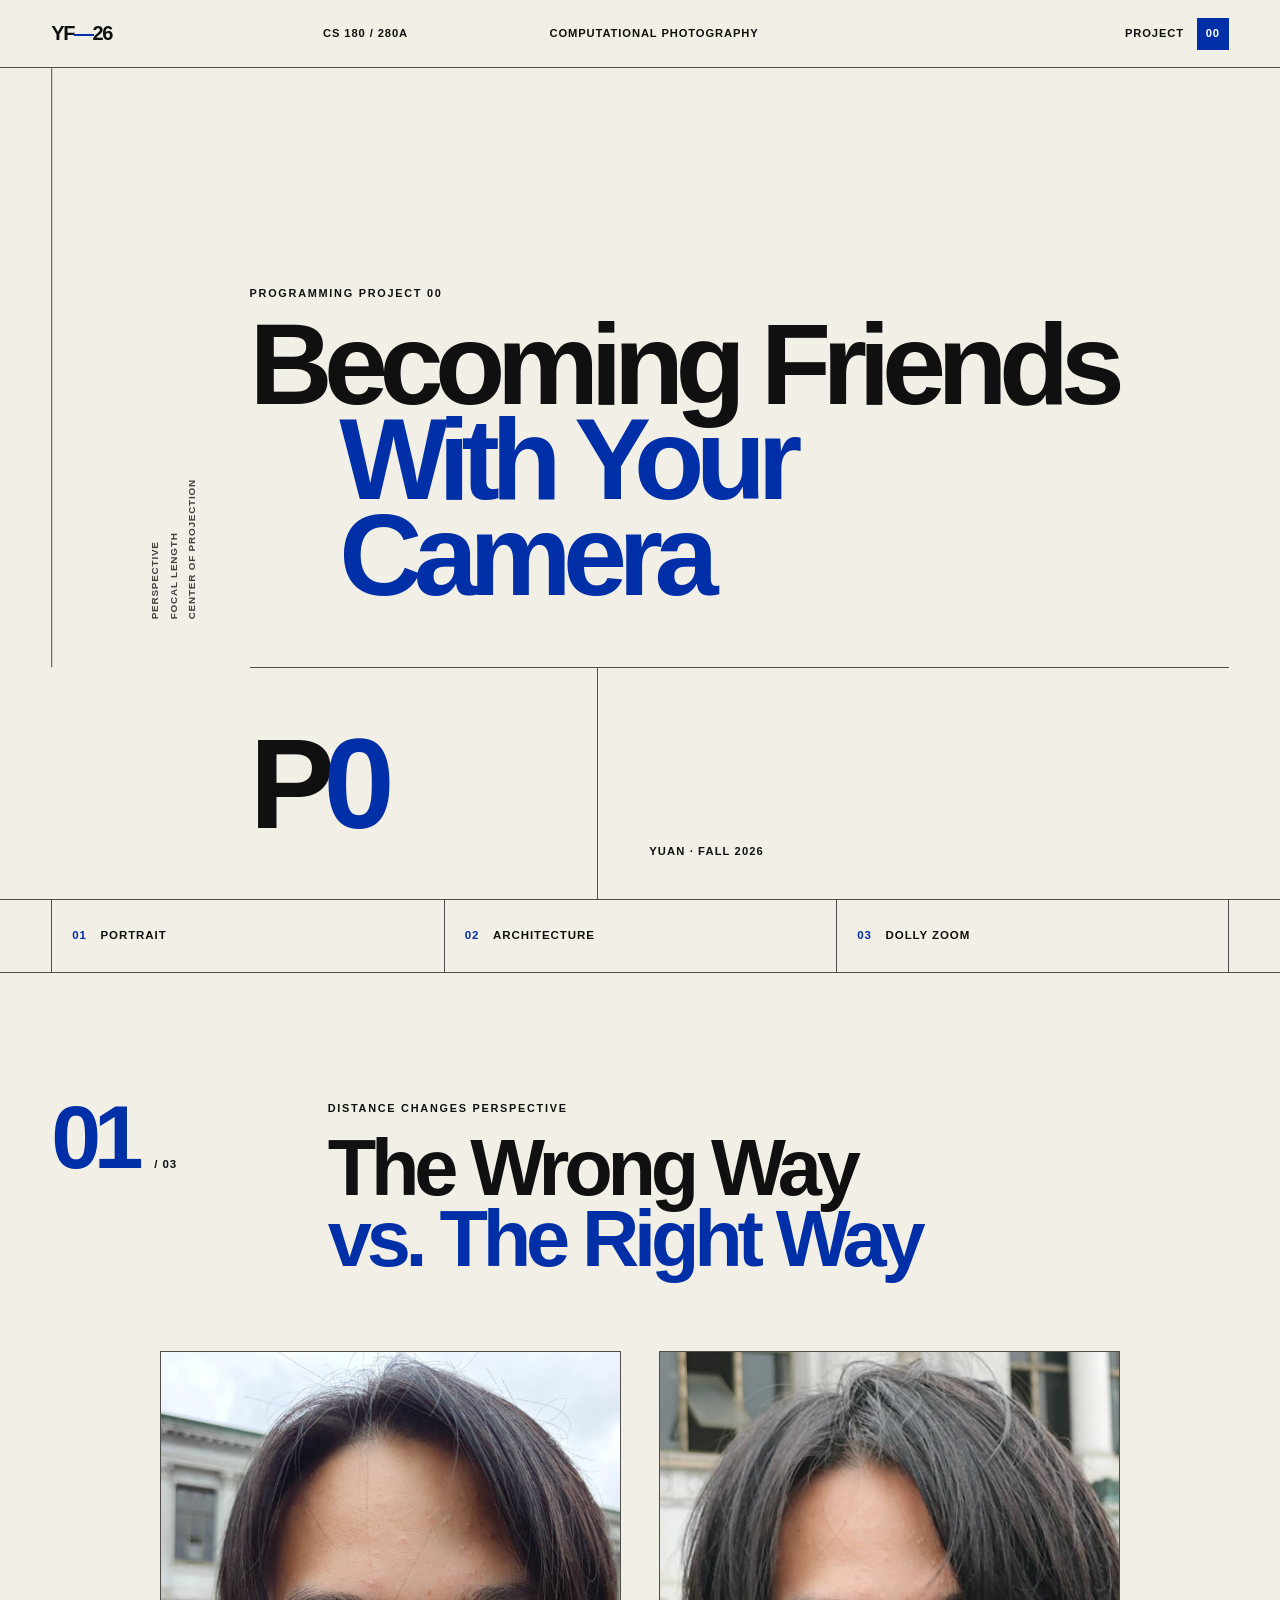
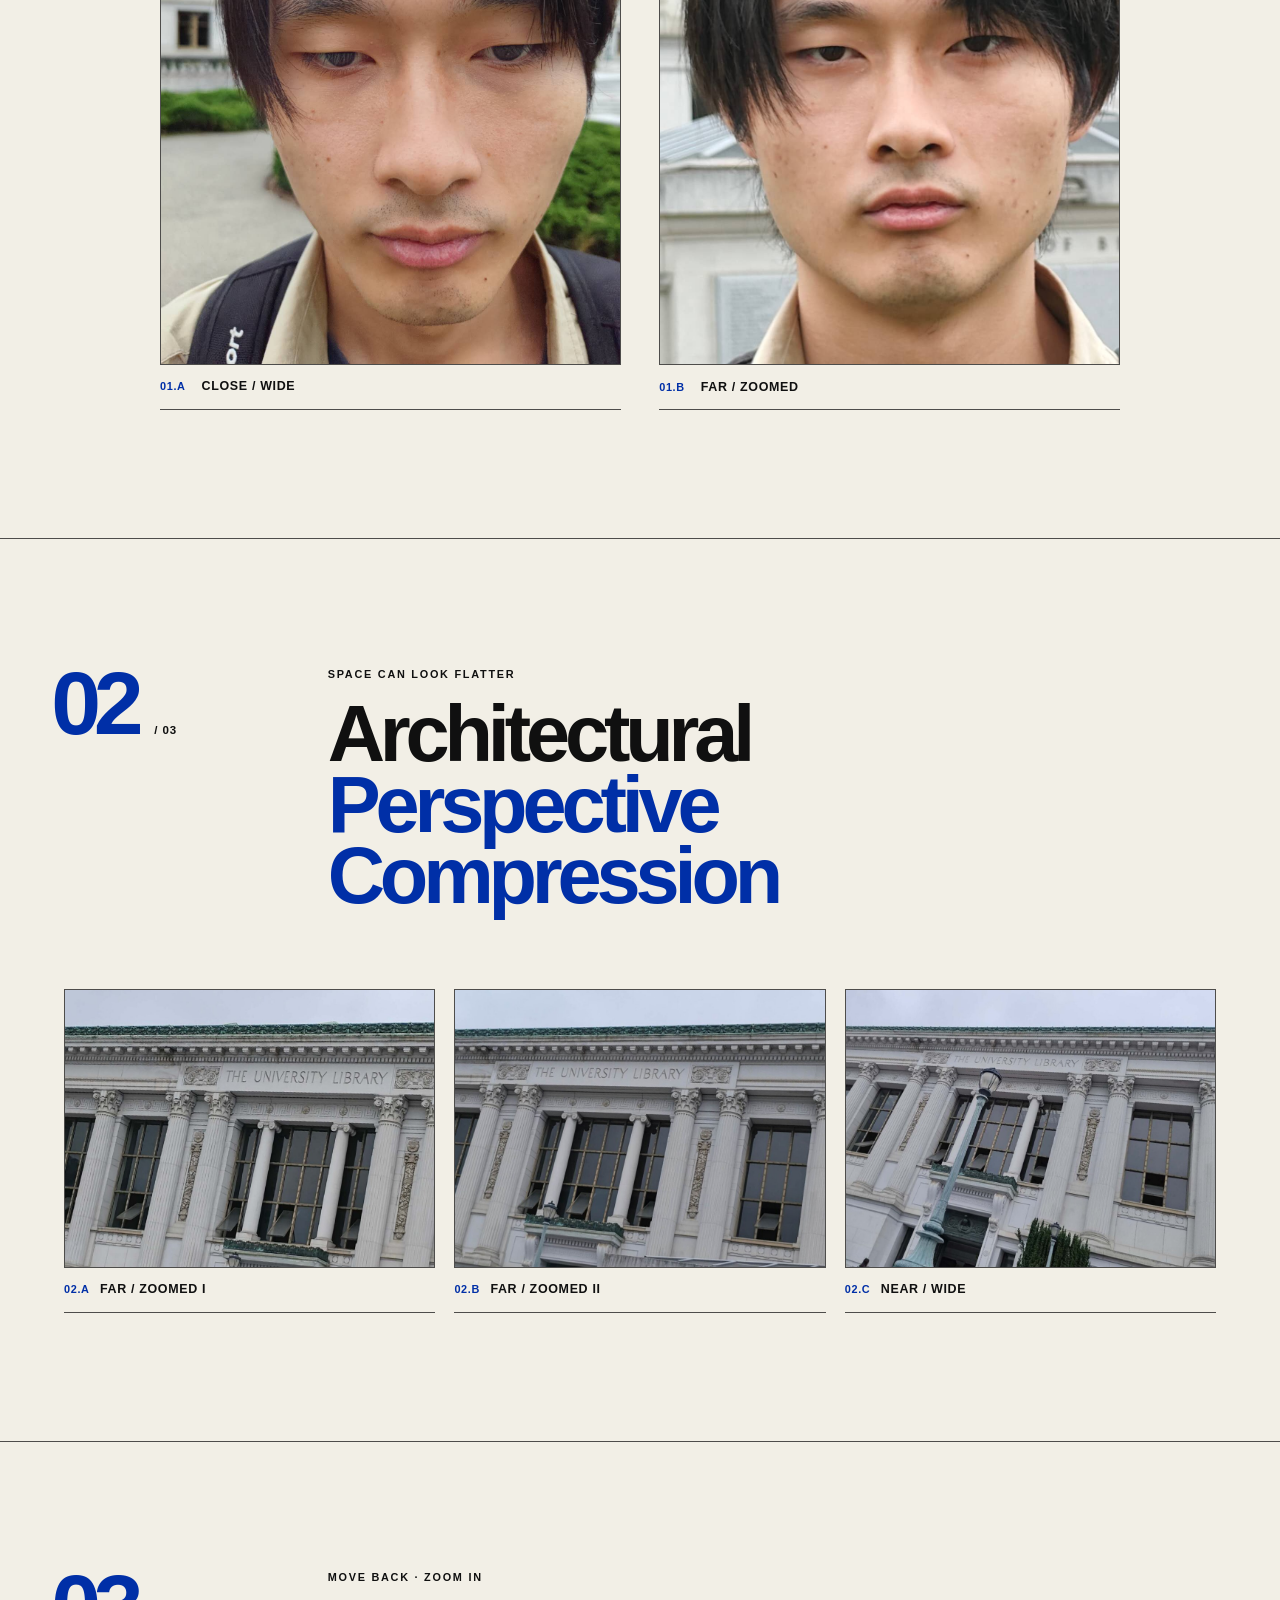
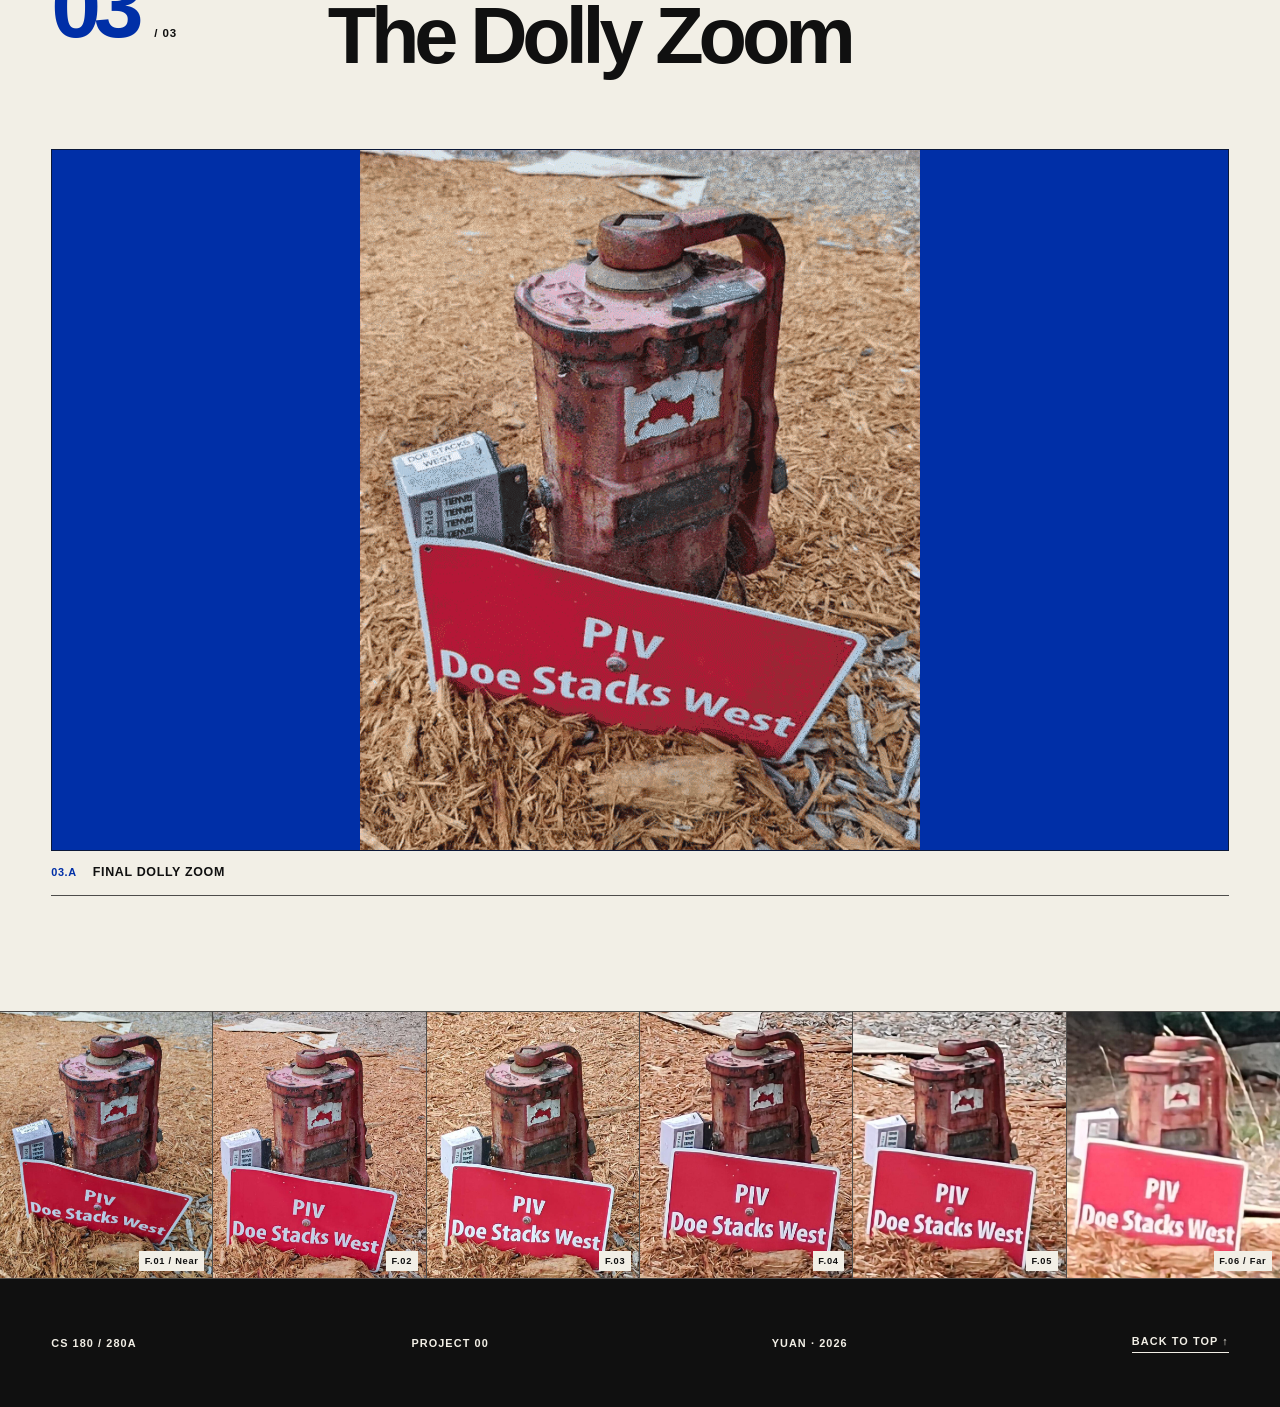
<file: static/cs180/proj0/index.html>
<!doctype html>
<html lang="en">
  <head>
    <meta charset="utf-8">
    <meta name="viewport" content="width=device-width, initial-scale=1">
    <meta name="description" content="CS 180 Project 0 — Becoming Friends with Your Camera.">
    <meta name="theme-color" content="#f2efe6">
    <title>Project 0 — Becoming Friends with Your Camera</title>
    <link rel="stylesheet" href="./style.css?v=natural-photo-ratio">
  </head>

  <body>
    <a class="skip-link" href="#main-content">Skip to content</a>

    <header class="site-header" aria-label="Project header">
      <a class="wordmark" href="#top" aria-label="Back to top">YF<span>—</span>26</a>
      <p>CS 180 / 280A</p>
      <p>Computational Photography</p>
      <p class="header-index">Project <span>00</span></p>
    </header>

    <main id="main-content">
      <section class="hero" id="top" aria-labelledby="project-title">
        <div class="hero-marker" aria-hidden="true">
          <span>Perspective</span>
          <span>Focal length</span>
          <span>Center of projection</span>
        </div>

        <div class="hero-title">
          <p class="eyebrow">Programming Project 00</p>
          <h1 id="project-title">
            <span>Becoming<br class="mobile-break"> Friends</span>
            <span class="blue">With Your<br class="mobile-break"> Camera</span>
          </h1>
        </div>

        <div class="hero-meta">
          <p class="project-code">P<span>0</span></p>
          <div class="hero-intro">
            <p class="byline">Yuan · Fall 2026</p>
          </div>
        </div>
      </section>

      <nav class="project-nav" aria-label="Project sections">
        <a href="#part-1"><span>01</span> Portrait</a>
        <a href="#part-2"><span>02</span> Architecture</a>
        <a href="#part-3"><span>03</span> Dolly zoom</a>
      </nav>

      <section class="project-section" id="part-1" aria-labelledby="part-1-title">
        <header class="section-heading">
          <p class="section-number">01 <span>/ 03</span></p>
          <div>
            <p class="eyebrow">Distance changes perspective</p>
            <h2 id="part-1-title">The Wrong Way<br><span>vs. The Right Way</span></h2>
          </div>
        </header>

        <div class="comparison-grid">
          <figure class="photo-card">
            <img
              src="./media/part1-close-selfie-original.jpg"
              alt="Close-up wide-angle selfie with visibly exaggerated facial perspective"
              width="1280"
              height="1706"
              decoding="async">
            <figcaption>
              <span>01.A</span>
              <strong>Close / wide</strong>
            </figcaption>
          </figure>

          <figure class="photo-card offset-card">
            <img
              src="./media/part1-distant-zoom-portrait-crop-only.jpg"
              alt="Portrait framed from farther away with zoom and more natural facial perspective"
              width="1024"
              height="1365"
              decoding="async">
            <figcaption>
              <span>01.B</span>
              <strong>Far / zoomed</strong>
            </figcaption>
          </figure>
        </div>
      </section>

      <section class="project-section architecture" id="part-2" aria-labelledby="part-2-title">
        <header class="section-heading">
          <p class="section-number">02 <span>/ 03</span></p>
          <div>
            <p class="eyebrow">Space can look flatter</p>
            <h2 id="part-2-title">Architectural<br><span>Perspective Compression</span></h2>
          </div>
        </header>

        <div class="architecture-grid">
          <figure class="photo-card wide-card">
            <img
              src="./media/part2-far-zoom-cropped.jpg"
              alt="Doe Library photographed from farther away with a zoomed-in view"
              width="1000"
              height="750"
              decoding="async">
            <figcaption>
              <span>02.A</span>
              <strong>Far / zoomed I</strong>
            </figcaption>
          </figure>

          <figure class="photo-card wide-card">
            <img
              src="./media/part2-far-zoom-alternate-cropped.jpg"
              alt="Alternate zoomed view of Doe Library from farther away"
              width="1000"
              height="750"
              decoding="async">
            <figcaption>
              <span>02.B</span>
              <strong>Far / zoomed II</strong>
            </figcaption>
          </figure>

          <figure class="photo-card wide-card">
            <img
              src="./media/part2-close-wide-cropped-v2.jpg"
              alt="Doe Library photographed after walking closer with a wider field of view"
              width="1000"
              height="750"
              decoding="async">
            <figcaption>
              <span>02.C</span>
              <strong>Near / wide</strong>
            </figcaption>
          </figure>
        </div>
      </section>

      <section class="project-section dolly" id="part-3" aria-labelledby="part-3-title">
        <header class="section-heading">
          <p class="section-number">03 <span>/ 03</span></p>
          <div>
            <p class="eyebrow">Move back · Zoom in</p>
            <h2 id="part-3-title">The Dolly Zoom</h2>
          </div>
        </header>

        <figure class="dolly-result">
          <img
            src="./media/part3-dolly-zoom-cropped.gif"
            alt="Animated six-frame dolly zoom moving from near to far while zooming toward a fire hydrant"
            width="640"
            height="800">
          <figcaption>
            <span>03.A</span>
            <strong>Final dolly zoom</strong>
          </figcaption>
        </figure>

        <ol class="contact-sheet" aria-label="Dolly zoom source frames in chronological order, nearest to farthest">
          <li>
            <img src="./media/part3-dolly-01-nearest-cropped-v2.jpg" alt="Dolly zoom frame 1, nearest camera position" width="800" height="1000" decoding="async">
            <span>F.01 / Near</span>
          </li>
          <li>
            <img src="./media/part3-dolly-02-cropped-v2.jpg" alt="Dolly zoom frame 2" width="800" height="1000" decoding="async">
            <span>F.02</span>
          </li>
          <li>
            <img src="./media/part3-dolly-03-cropped-v2.jpg" alt="Dolly zoom frame 3" width="800" height="1000" decoding="async">
            <span>F.03</span>
          </li>
          <li>
            <img src="./media/part3-dolly-04-cropped-v2.jpg" alt="Dolly zoom frame 4" width="800" height="1000" decoding="async">
            <span>F.04</span>
          </li>
          <li>
            <img src="./media/part3-dolly-05-cropped-v2.jpg" alt="Dolly zoom frame 5" width="800" height="1000" decoding="async">
            <span>F.05</span>
          </li>
          <li>
            <img src="./media/part3-dolly-06-farthest-cropped-v2.jpg" alt="Dolly zoom frame 6, farthest camera position" width="800" height="1000" decoding="async">
            <span>F.06 / Far</span>
          </li>
        </ol>
      </section>
    </main>

    <footer class="site-footer">
      <p>CS 180 / 280A</p>
      <p>Project 00</p>
      <p>Yuan · 2026</p>
      <a href="#top">Back to top ↑</a>
    </footer>
  </body>
</html>
</file>
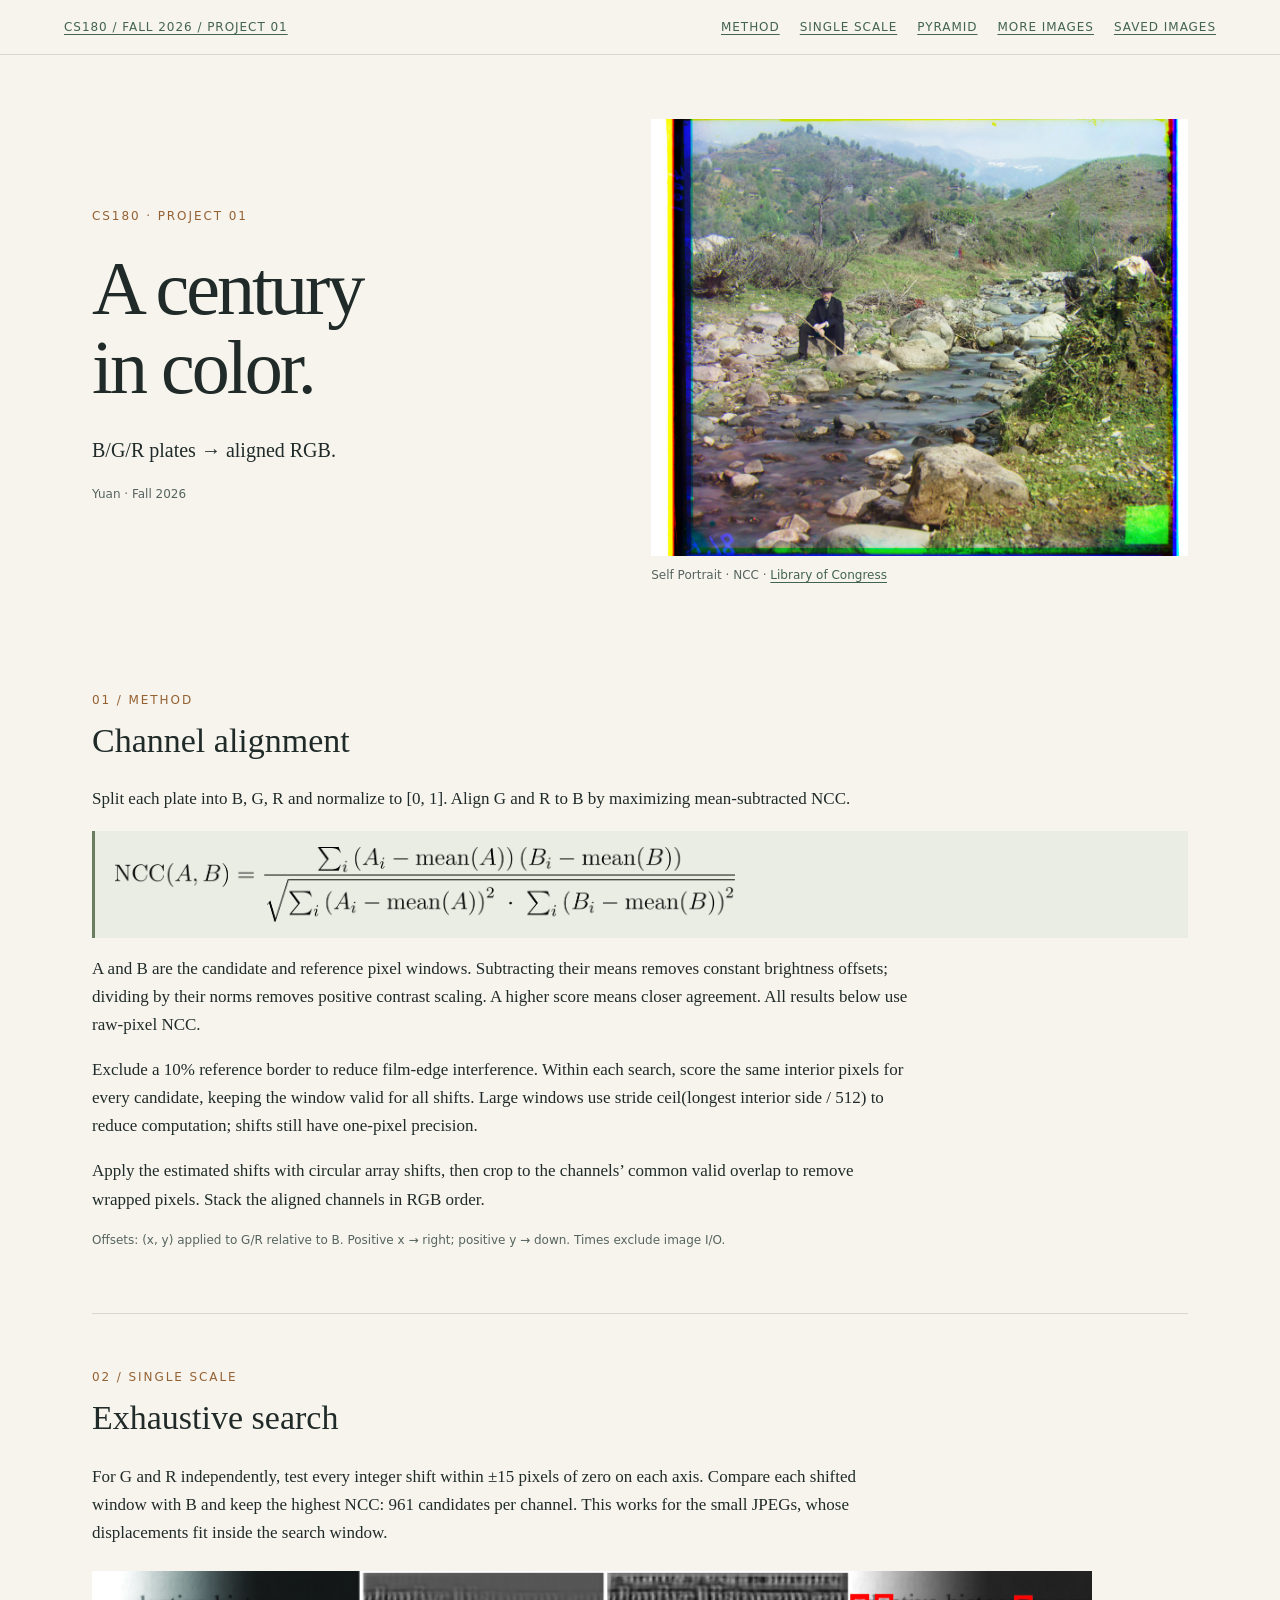
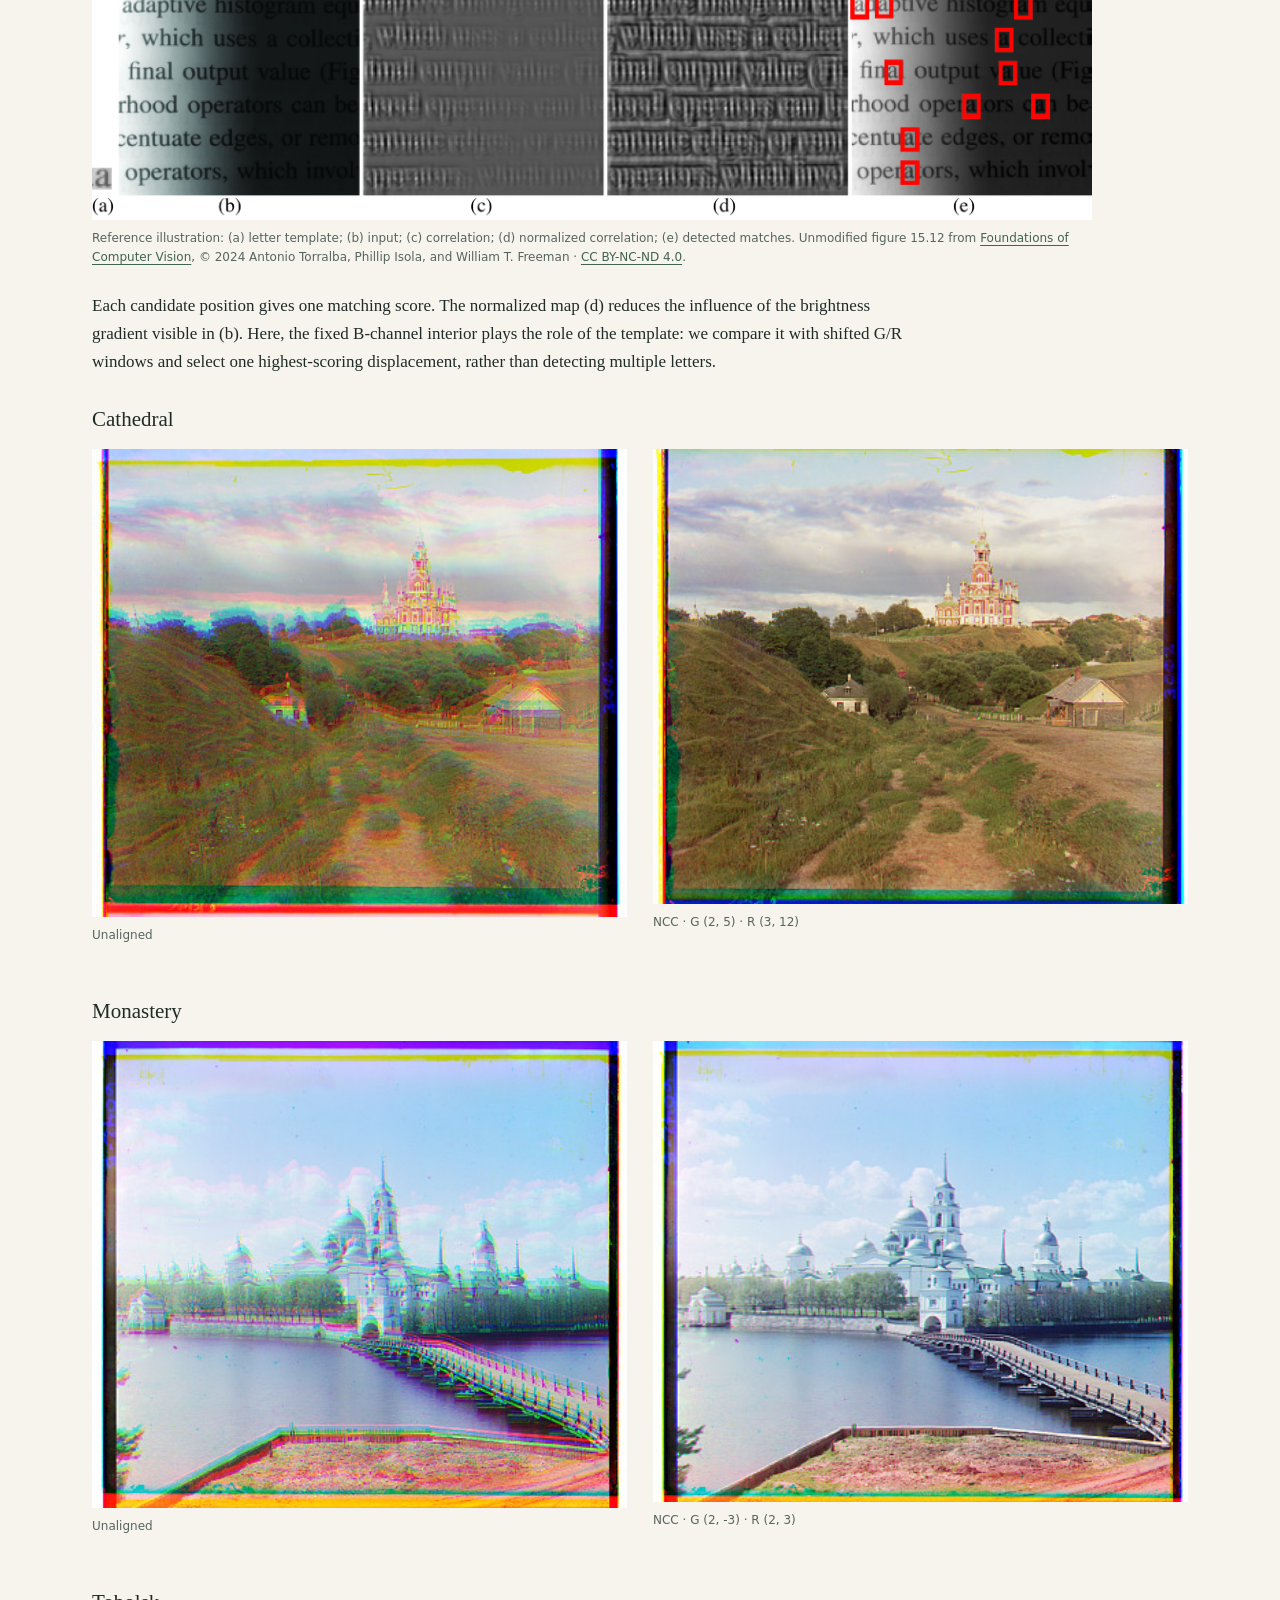
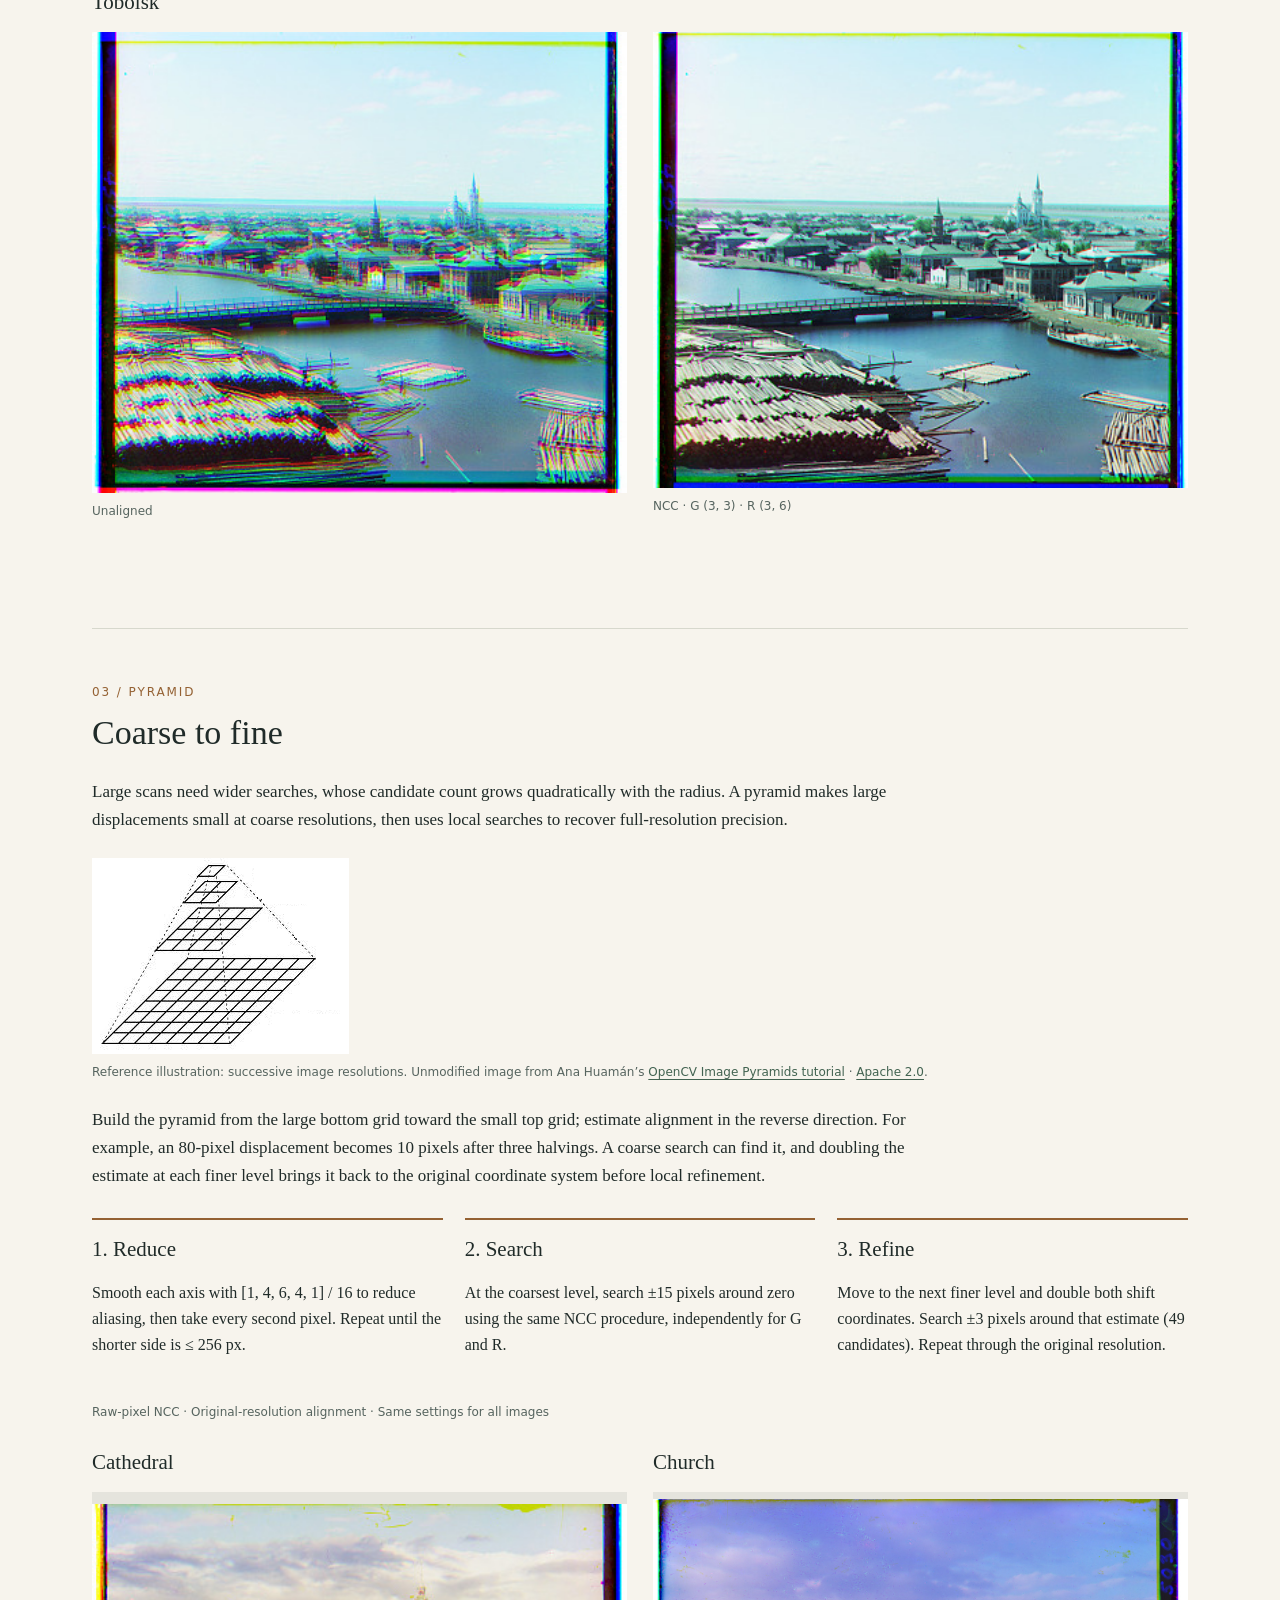
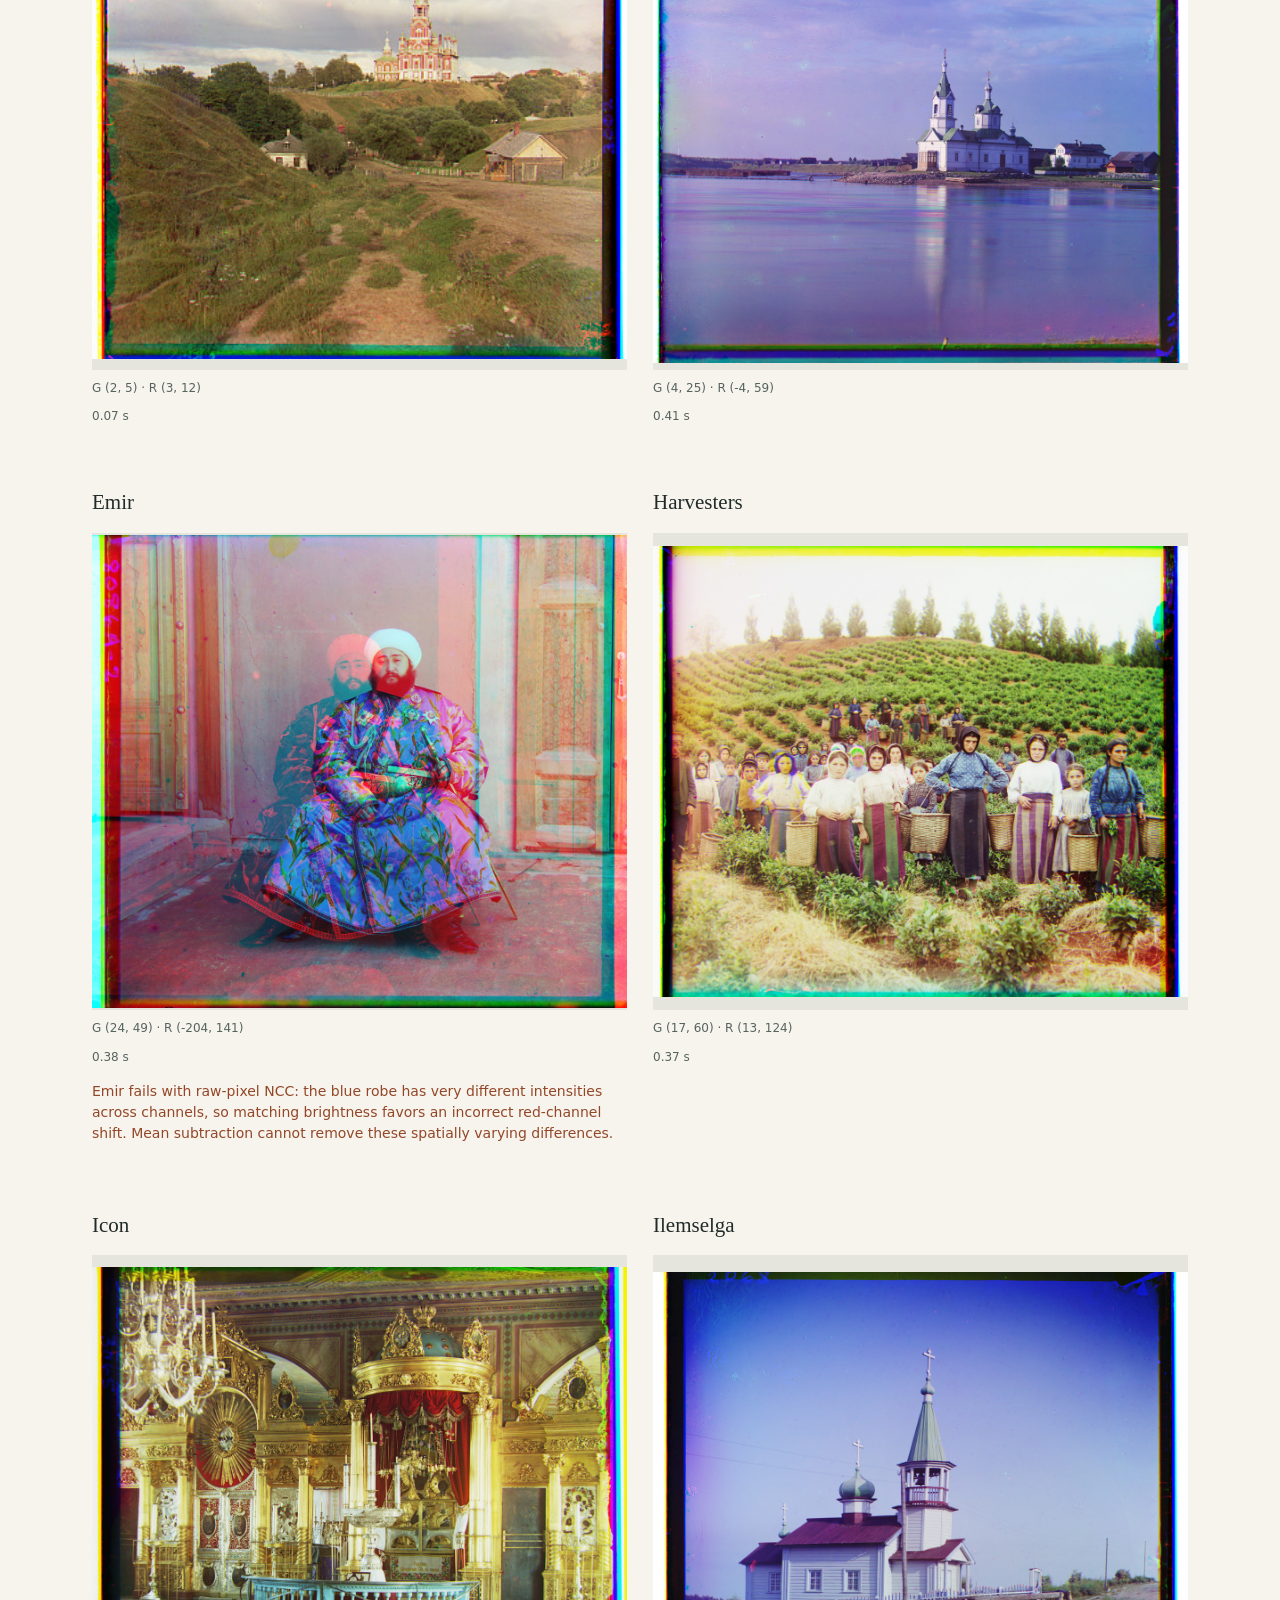
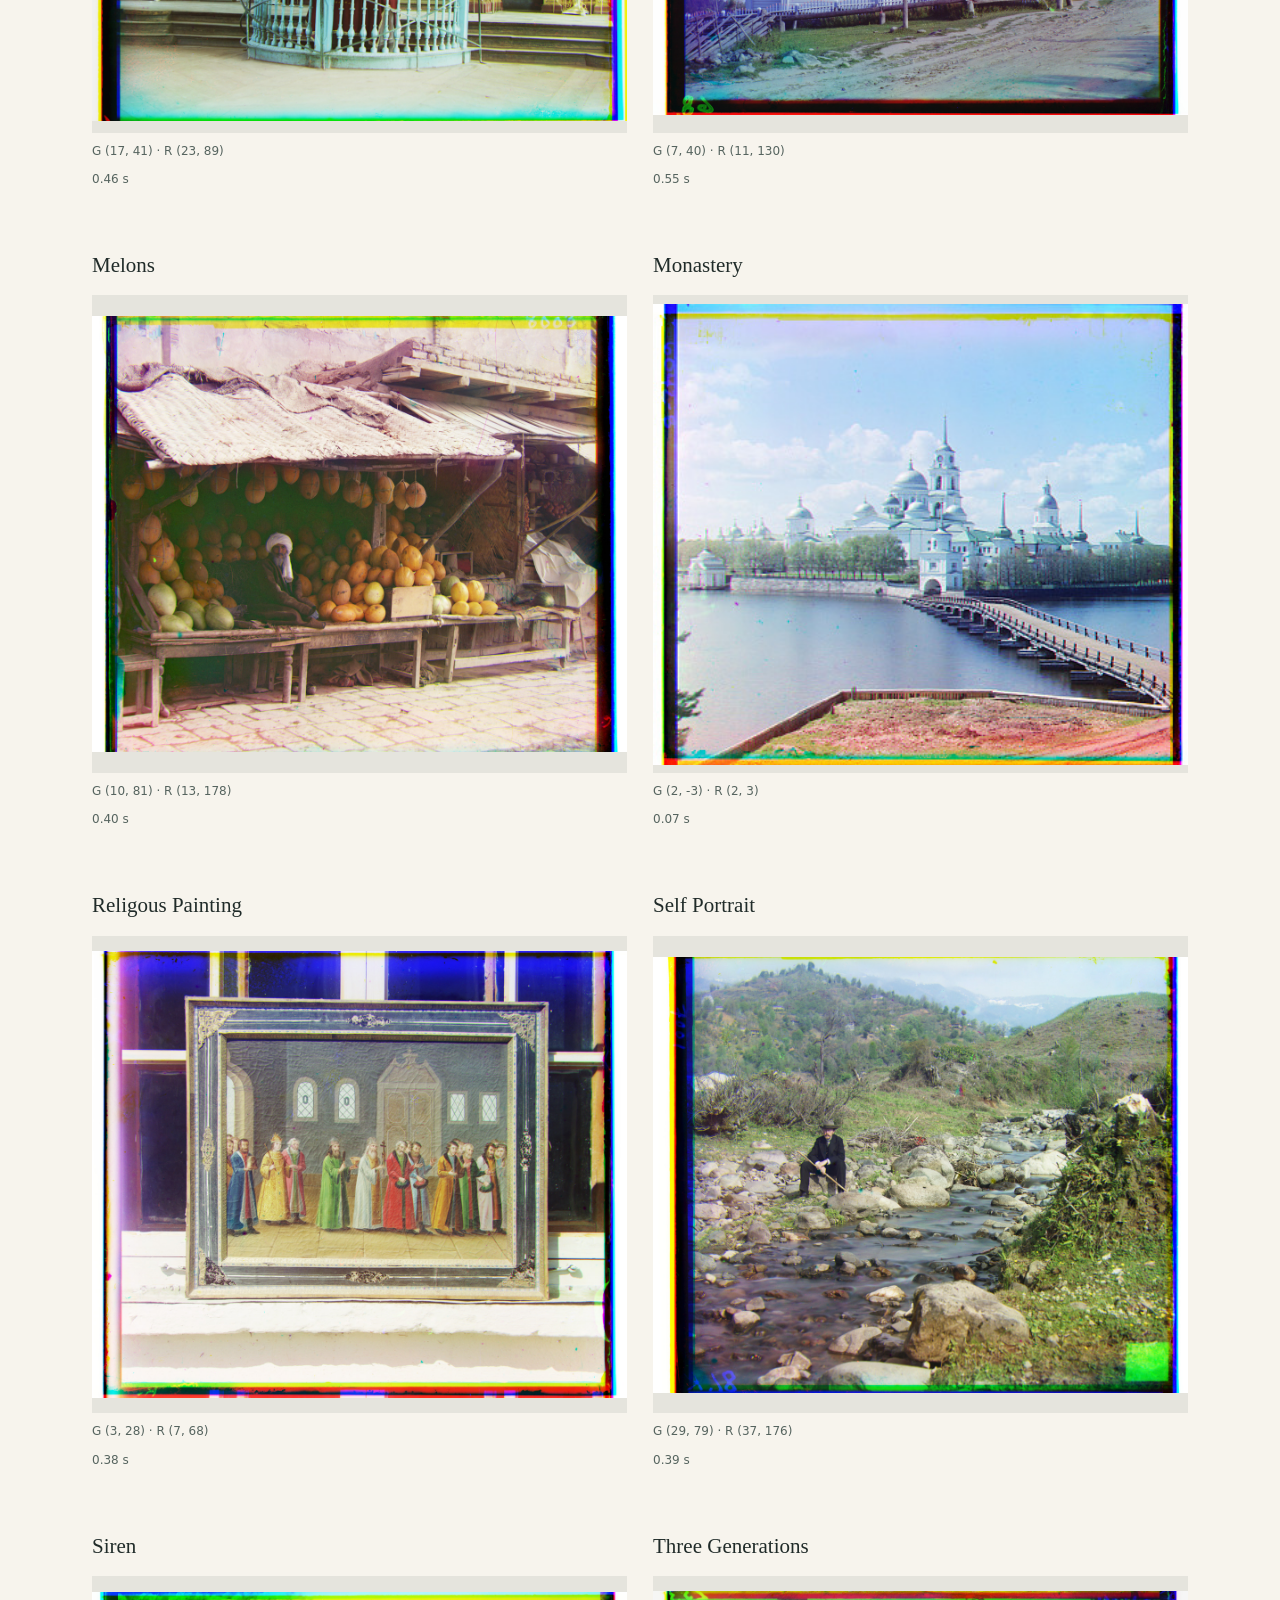
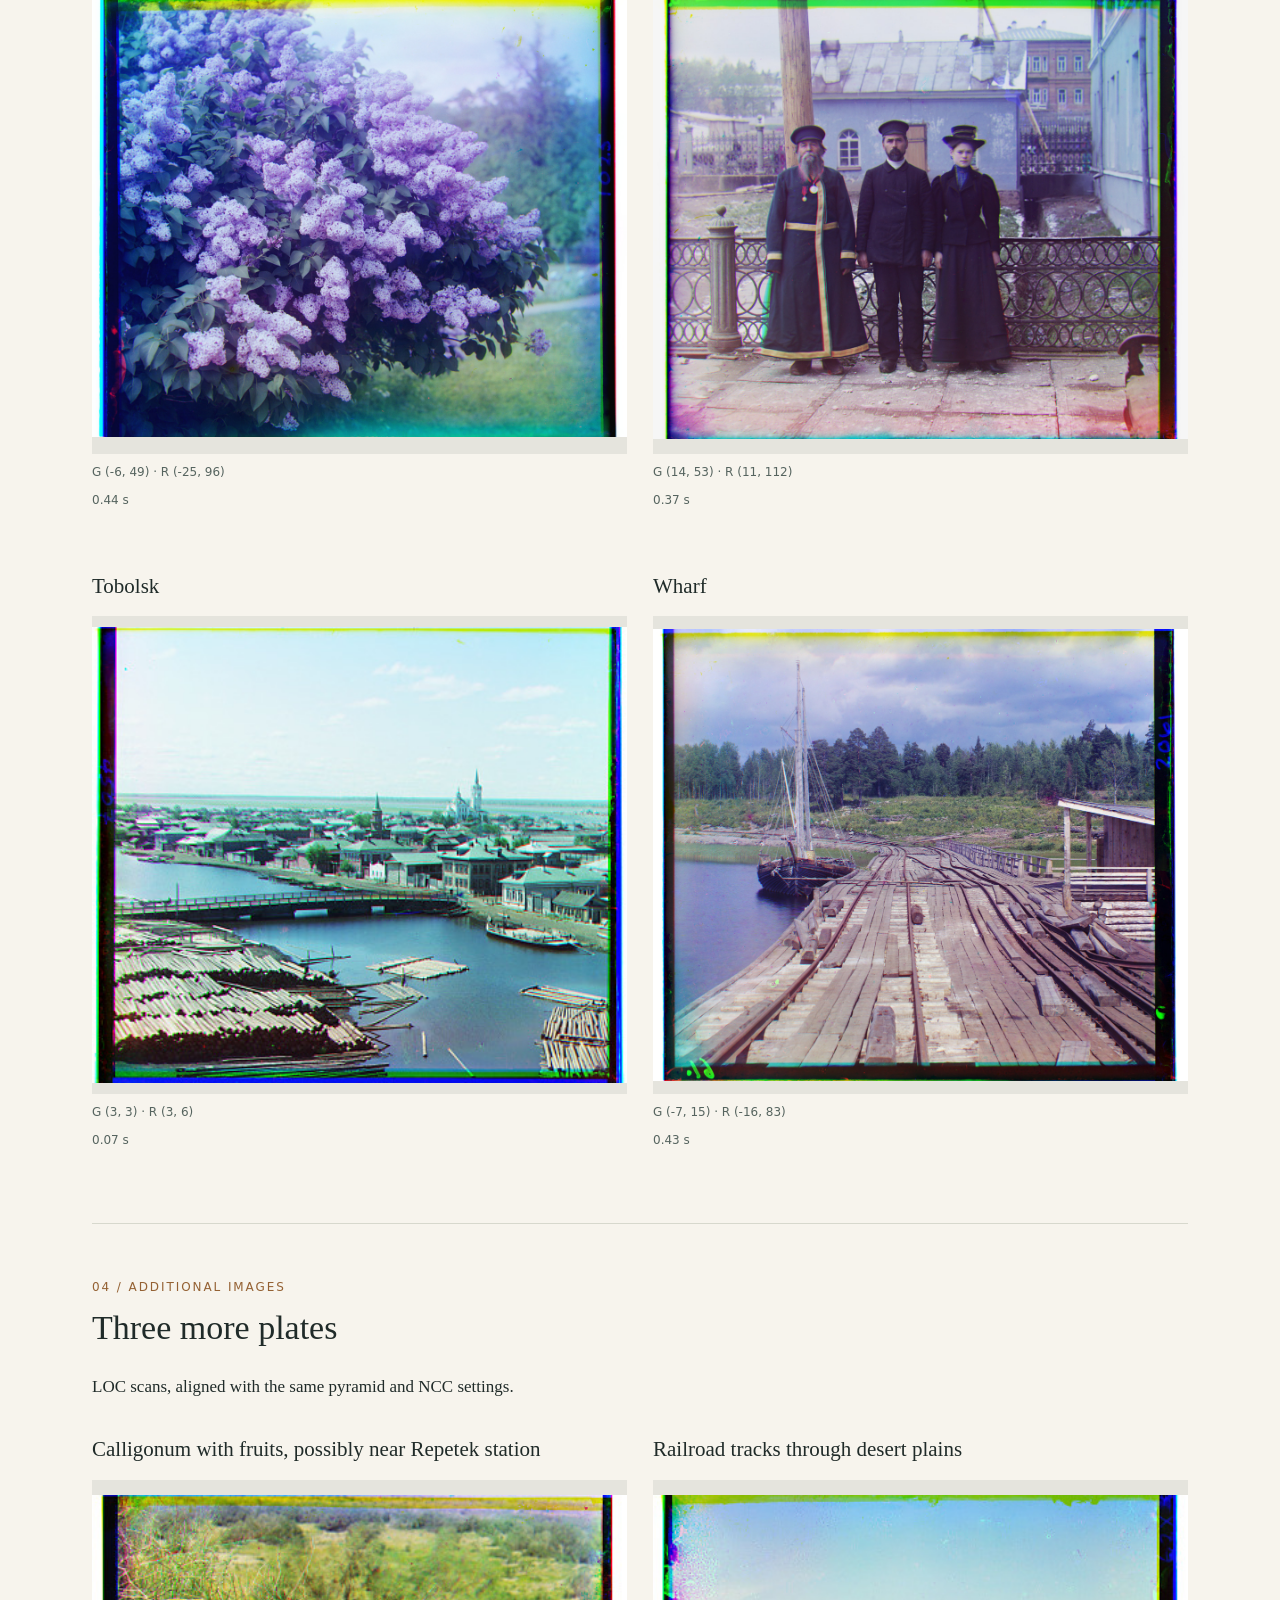
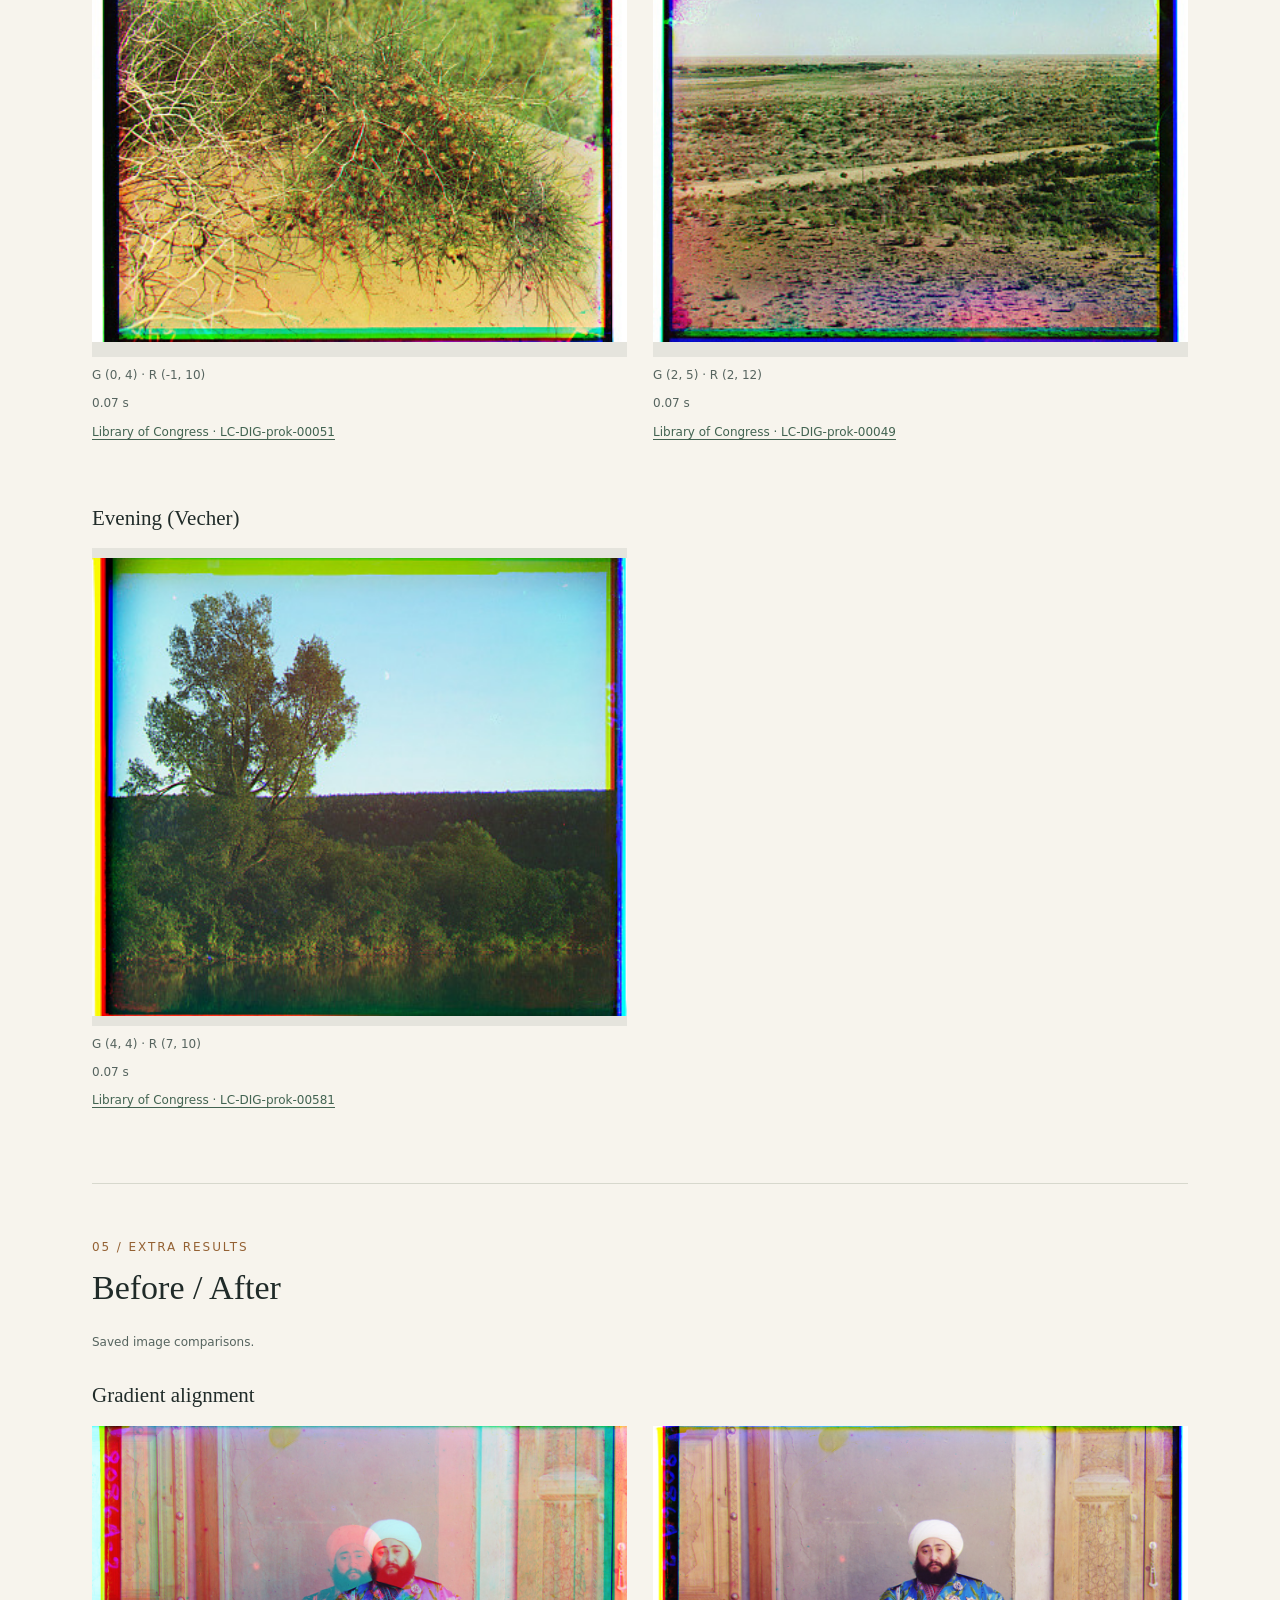
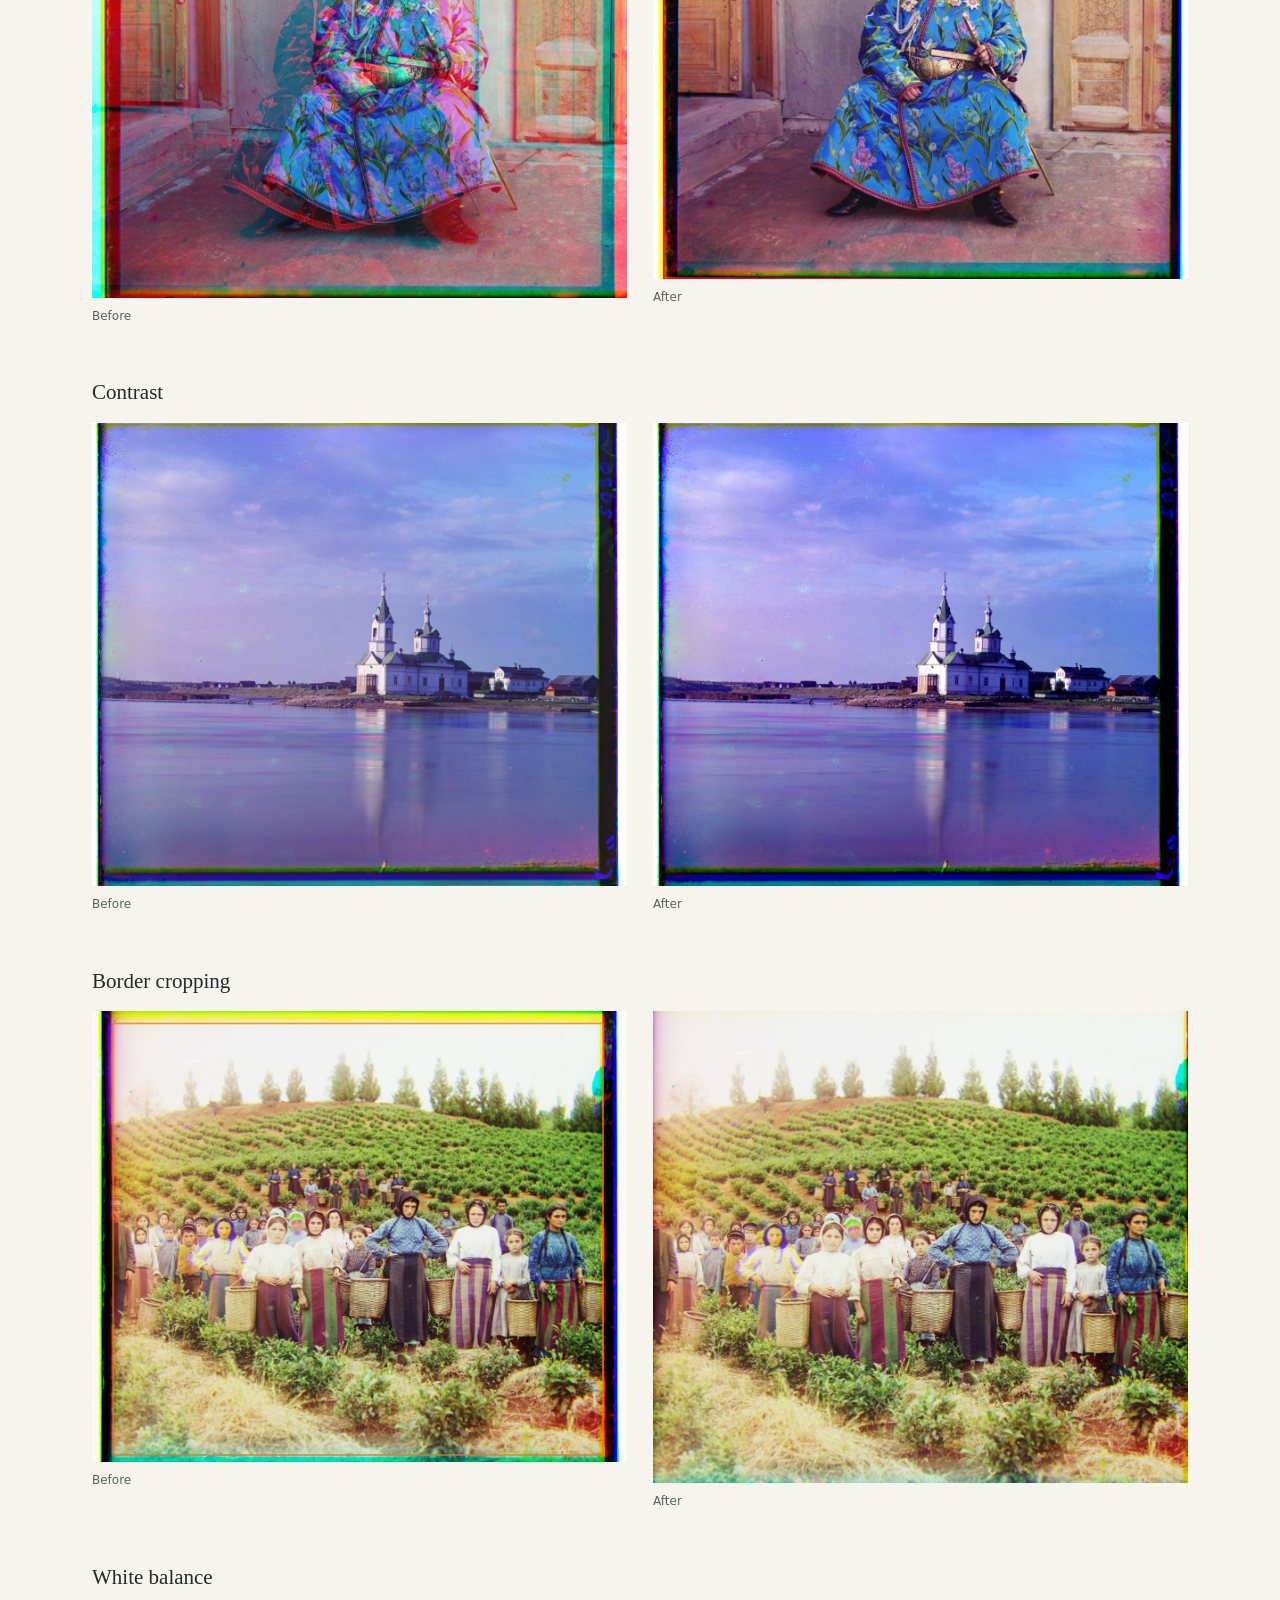
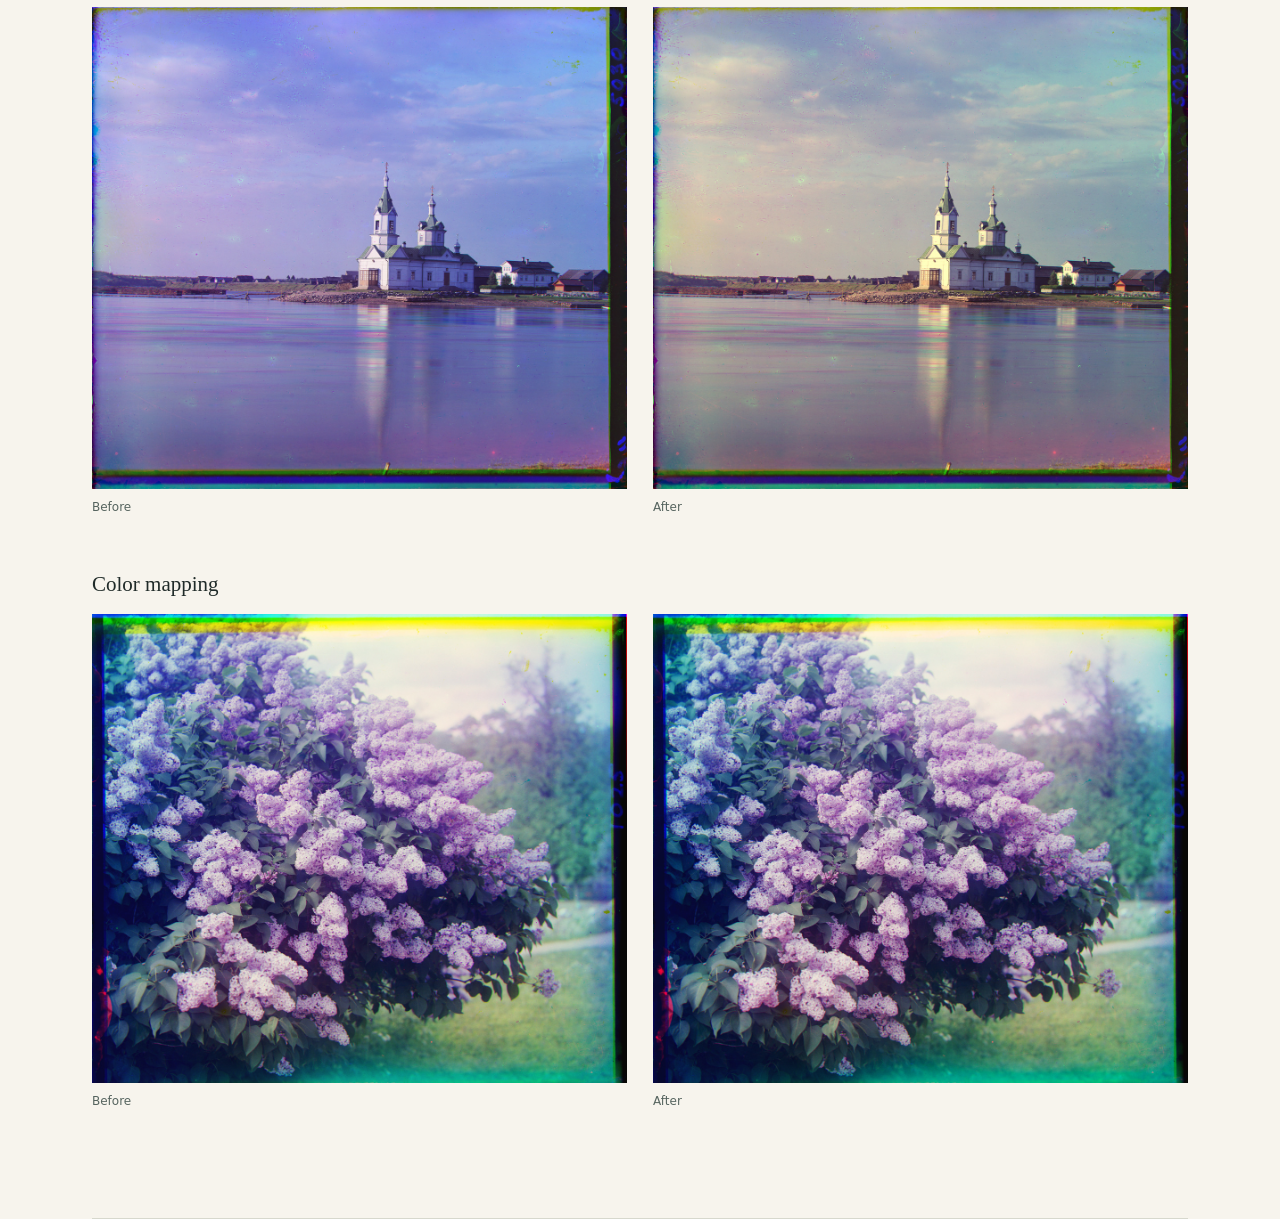
<file: static/cs180/proj1/index.html>
<!doctype html>
<html lang="en"><head><meta charset="utf-8"><meta name="viewport" content="width=device-width,initial-scale=1">
<title>CS180 Project 1 — A century in color</title>
<link rel="canonical" href="https://yuanforz.github.io/cs180/proj1/">
<style>
:root{--paper:#f7f4ed;--ink:#202b29;--muted:#56645f;--accent:#946133;--line:#d7d8cd}
*{box-sizing:border-box}html{scroll-behavior:smooth}body{margin:0;background:var(--paper);color:var(--ink);font:17px/1.65 Georgia,serif}
a{color:#426351;text-underline-offset:3px}nav{display:flex;justify-content:space-between;gap:20px;padding:18px 5vw;border-bottom:1px solid var(--line);font:12px/1.5 system-ui;letter-spacing:.08em;text-transform:uppercase}nav div{display:flex;gap:20px;flex-wrap:wrap}
main{max-width:1160px;margin:auto;padding:0 32px}header{display:grid;grid-template-columns:1fr 1.05fr;gap:48px;align-items:center;padding:64px 0 42px}h1{font-size:clamp(44px,6vw,76px);font-weight:400;line-height:1.04;letter-spacing:-.04em;margin:20px 0 28px}h2{font-size:34px;font-weight:400;line-height:1.2;margin:0 0 24px}h3{font-size:21px;font-weight:400;line-height:1.3;margin:0 0 16px}p{max-width:820px}.eyebrow,.section-number{font:12px/1.5 system-ui;text-transform:uppercase;letter-spacing:.16em;color:var(--accent)}.lead{font-size:20px;line-height:1.5}.hero img{width:100%;display:block}.hero{margin:0}.hero figcaption{margin-top:10px}
section{padding:54px 0;border-bottom:1px solid var(--line)}.section-number{display:block;margin-bottom:12px}.formula{padding:16px 20px;background:#e9ede3;border-left:3px solid #697d61}.formula img{display:block;width:100%;max-width:620px;height:auto;mix-blend-mode:multiply}.steps{display:grid;grid-template-columns:repeat(3,1fr);gap:22px;margin:28px 0}.steps div{border-top:2px solid var(--accent);padding-top:16px}.steps p{font-size:16px}
.gallery,.pair{display:grid;grid-template-columns:repeat(2,minmax(0,1fr));gap:26px}.card{margin:18px 0 10px;break-inside:avoid}figure{margin:0}figure img{display:block;width:100%;height:auto;background:#e5e4dd}.gallery figure img{aspect-ratio:1.12;object-fit:contain}figcaption,.meta,.source{font:12px/1.6 system-ui;color:var(--muted);margin:9px 0}.comparison{margin:30px 0 44px;break-inside:avoid}.warning{font:14px/1.5 system-ui;color:#934728}
.mechanism{margin:24px 0;max-width:1000px}.mechanism img{background:white}.pyramid-diagram img{width:257px;max-width:100%}
@media(max-width:700px){main{padding:0 20px}header{grid-template-columns:1fr;gap:24px;padding-top:36px}.gallery,.pair,.steps{grid-template-columns:1fr}nav{display:block}nav div{margin-top:10px}h2{font-size:29px}}
@media print{h2,h3,.section-number{break-after:avoid}p{orphans:3;widows:3}@page{size:A4;margin:14mm}body{background:white;font-size:10pt;line-height:1.45}main{max-width:none;padding:0}nav{display:none}header{padding:10px 0 20px;gap:20px}h1{font-size:38pt}h2{font-size:23pt}h3{font-size:15pt}.lead{font-size:12pt}section{padding:24px 0}.gallery,.pair{gap:14px}.card,.comparison,figure,.steps{break-inside:avoid}.gallery figure img{max-height:72mm}.pair img{max-height:82mm;object-fit:contain}.hero img{max-height:85mm;object-fit:contain}.meta,.source,figcaption{font-size:8pt}table{font-size:8pt}.formula{font-size:9pt}a{color:inherit}}
</style></head><body>
<nav><a href="#">CS180 / Fall 2026 / Project 01</a><div><a href="#method">Method</a><a href="#single">Single scale</a><a href="#results">Pyramid</a><a href="#extra">More images</a><a href="#saved-gallery">Saved images</a></div></nav>
<main><header><div><span class="eyebrow">CS180 · Project 01</span><h1>A century<br>in color.</h1><p class="lead">B/G/R plates → aligned RGB.</p><p class="meta">Yuan · Fall 2026</p></div><figure class="hero"><img src="images/self_portrait_pyramid.jpg" alt="Self Portrait: NCC"><figcaption>Self Portrait · NCC · <a href="https://www.loc.gov/collections/prokudin-gorskii/">Library of Congress</a></figcaption></figure></header>
<section id="method"><span class="section-number">01 / Method</span><h2>Channel alignment</h2>
<p>Split each plate into B, G, R and normalize to [0, 1]. Align G and R to B by maximizing mean-subtracted NCC.</p>
<div class="formula"><img src="images/ncc-formula.png" width="2589" height="316" alt="NCC(A, B) = Σ[(A − mean(A))(B − mean(B))] / √[Σ(A − mean(A))² · Σ(B − mean(B))²]"></div>
<p>A and B are the candidate and reference pixel windows. Subtracting their means removes constant brightness offsets; dividing by their norms removes positive contrast scaling. A higher score means closer agreement. All results below use raw-pixel NCC.</p>
<p>Exclude a 10% reference border to reduce film-edge interference. Within each search, score the same interior pixels for every candidate, keeping the window valid for all shifts. Large windows use stride ceil(longest interior side / 512) to reduce computation; shifts still have one-pixel precision.</p>
<p>Apply the estimated shifts with circular array shifts, then crop to the channels’ common valid overlap to remove wrapped pixels. Stack the aligned channels in RGB order.</p>
<p class="meta">Offsets: (x, y) applied to G/R relative to B. Positive x → right; positive y → down. Times exclude image I/O.</p></section>
<section id="single"><span class="section-number">02 / Single scale</span><h2>Exhaustive search</h2><p>For G and R independently, test every integer shift within ±15 pixels of zero on each axis. Compare each shifted window with B and keep the highest NCC: 961 candidates per channel. This works for the small JPEGs, whose displacements fit inside the search window.</p><figure class="mechanism"><a href="images/single-ncc-mechanism.png" target="_blank"><img src="images/single-ncc-mechanism.png" alt="Template matching example: letter template, input text, correlation map, normalized correlation map, and detected matches."></a>
<figcaption>Reference illustration: (a) letter template; (b) input; (c) correlation; (d) normalized correlation; (e) detected matches. Unmodified figure 15.12 from <a href="https://visionbook.mit.edu/linear_image_filtering.html#fig-normcorr">Foundations of Computer Vision</a>, © 2024 Antonio Torralba, Phillip Isola, and William T. Freeman · <a href="https://creativecommons.org/licenses/by-nc-nd/4.0/">CC BY-NC-ND 4.0</a>.</figcaption></figure>
<p>Each candidate position gives one matching score. The normalized map (d) reduces the influence of the brightness gradient visible in (b). Here, the fixed B-channel interior plays the role of the template: we compare it with shifted G/R windows and select one highest-scoring displacement, rather than detecting multiple letters.</p><article class="comparison"><h3>Cathedral</h3><div class="pair"><figure><a href="images/cathedral_unaligned.jpg" target="_blank"><img src="images/cathedral_unaligned.jpg" alt="Cathedral: Unaligned"></a><figcaption>Unaligned</figcaption></figure><figure><a href="images/cathedral_single.jpg" target="_blank"><img src="images/cathedral_single.jpg" alt="Cathedral: NCC · G (2, 5) · R (3, 12)"></a><figcaption>NCC · G (2, 5) · R (3, 12)</figcaption></figure></div></article><article class="comparison"><h3>Monastery</h3><div class="pair"><figure><a href="images/monastery_unaligned.jpg" target="_blank"><img src="images/monastery_unaligned.jpg" alt="Monastery: Unaligned"></a><figcaption>Unaligned</figcaption></figure><figure><a href="images/monastery_single.jpg" target="_blank"><img src="images/monastery_single.jpg" alt="Monastery: NCC · G (2, -3) · R (2, 3)"></a><figcaption>NCC · G (2, -3) · R (2, 3)</figcaption></figure></div></article><article class="comparison"><h3>Tobolsk</h3><div class="pair"><figure><a href="images/tobolsk_unaligned.jpg" target="_blank"><img src="images/tobolsk_unaligned.jpg" alt="Tobolsk: Unaligned"></a><figcaption>Unaligned</figcaption></figure><figure><a href="images/tobolsk_single.jpg" target="_blank"><img src="images/tobolsk_single.jpg" alt="Tobolsk: NCC · G (3, 3) · R (3, 6)"></a><figcaption>NCC · G (3, 3) · R (3, 6)</figcaption></figure></div></article></section>
<section id="results"><span class="section-number">03 / Pyramid</span><h2>Coarse to fine</h2>
<p>Large scans need wider searches, whose candidate count grows quadratically with the radius. A pyramid makes large displacements small at coarse resolutions, then uses local searches to recover full-resolution precision.</p>
<figure class="mechanism pyramid-diagram"><a href="images/pyramid-mechanism.png" target="_blank"><img src="images/pyramid-mechanism.png" alt="Image pyramid: a large grid at the base and progressively smaller grids above it."></a>
<figcaption>Reference illustration: successive image resolutions. Unmodified image from Ana Huamán’s <a href="https://docs.opencv.org/4.12.0/d4/d1f/tutorial_pyramids.html">OpenCV Image Pyramids tutorial</a> · <a href="https://opencv.org/license/">Apache 2.0</a>.</figcaption></figure>
<p>Build the pyramid from the large bottom grid toward the small top grid; estimate alignment in the reverse direction. For example, an 80-pixel displacement becomes 10 pixels after three halvings. A coarse search can find it, and doubling the estimate at each finer level brings it back to the original coordinate system before local refinement.</p>
<div class="steps"><div><h3>1. Reduce</h3><p>Smooth each axis with [1, 4, 6, 4, 1] / 16 to reduce aliasing, then take every second pixel. Repeat until the shorter side is ≤ 256 px.</p></div><div><h3>2. Search</h3><p>At the coarsest level, search ±15 pixels around zero using the same NCC procedure, independently for G and R.</p></div><div><h3>3. Refine</h3><p>Move to the next finer level and double both shift coordinates. Search ±3 pixels around that estimate (49 candidates). Repeat through the original resolution.</p></div></div>
<p class="meta">Raw-pixel NCC · Original-resolution alignment · Same settings for all images</p><div class="gallery"><article class="card"><h3>Cathedral</h3><figure><a href="images/cathedral_pyramid.jpg" target="_blank"><img src="images/cathedral_pyramid.jpg" alt="Cathedral: G (2, 5) · R (3, 12)"></a><figcaption>G (2, 5) · R (3, 12)</figcaption></figure><p class="meta">0.07 s</p></article><article class="card"><h3>Church</h3><figure><a href="images/church_pyramid.jpg" target="_blank"><img src="images/church_pyramid.jpg" alt="Church: G (4, 25) · R (-4, 59)"></a><figcaption>G (4, 25) · R (-4, 59)</figcaption></figure><p class="meta">0.41 s</p></article><article class="card"><h3>Emir</h3><figure><a href="images/emir_pyramid.jpg" target="_blank"><img src="images/emir_pyramid.jpg" alt="Emir: G (24, 49) · R (-204, 141)"></a><figcaption>G (24, 49) · R (-204, 141)</figcaption></figure><p class="meta">0.38 s</p><p class="warning">Emir fails with raw-pixel NCC: the blue robe has very different intensities across channels, so matching brightness favors an incorrect red-channel shift. Mean subtraction cannot remove these spatially varying differences.</p></article><article class="card"><h3>Harvesters</h3><figure><a href="images/harvesters_pyramid.jpg" target="_blank"><img src="images/harvesters_pyramid.jpg" alt="Harvesters: G (17, 60) · R (13, 124)"></a><figcaption>G (17, 60) · R (13, 124)</figcaption></figure><p class="meta">0.37 s</p></article><article class="card"><h3>Icon</h3><figure><a href="images/icon_pyramid.jpg" target="_blank"><img src="images/icon_pyramid.jpg" alt="Icon: G (17, 41) · R (23, 89)"></a><figcaption>G (17, 41) · R (23, 89)</figcaption></figure><p class="meta">0.46 s</p></article><article class="card"><h3>Ilemselga</h3><figure><a href="images/ilemselga_pyramid.jpg" target="_blank"><img src="images/ilemselga_pyramid.jpg" alt="Ilemselga: G (7, 40) · R (11, 130)"></a><figcaption>G (7, 40) · R (11, 130)</figcaption></figure><p class="meta">0.55 s</p></article><article class="card"><h3>Melons</h3><figure><a href="images/melons_pyramid.jpg" target="_blank"><img src="images/melons_pyramid.jpg" alt="Melons: G (10, 81) · R (13, 178)"></a><figcaption>G (10, 81) · R (13, 178)</figcaption></figure><p class="meta">0.40 s</p></article><article class="card"><h3>Monastery</h3><figure><a href="images/monastery_pyramid.jpg" target="_blank"><img src="images/monastery_pyramid.jpg" alt="Monastery: G (2, -3) · R (2, 3)"></a><figcaption>G (2, -3) · R (2, 3)</figcaption></figure><p class="meta">0.07 s</p></article><article class="card"><h3>Religous Painting</h3><figure><a href="images/religous_painting_pyramid.jpg" target="_blank"><img src="images/religous_painting_pyramid.jpg" alt="Religous Painting: G (3, 28) · R (7, 68)"></a><figcaption>G (3, 28) · R (7, 68)</figcaption></figure><p class="meta">0.38 s</p></article><article class="card"><h3>Self Portrait</h3><figure><a href="images/self_portrait_pyramid.jpg" target="_blank"><img src="images/self_portrait_pyramid.jpg" alt="Self Portrait: G (29, 79) · R (37, 176)"></a><figcaption>G (29, 79) · R (37, 176)</figcaption></figure><p class="meta">0.39 s</p></article><article class="card"><h3>Siren</h3><figure><a href="images/siren_pyramid.jpg" target="_blank"><img src="images/siren_pyramid.jpg" alt="Siren: G (-6, 49) · R (-25, 96)"></a><figcaption>G (-6, 49) · R (-25, 96)</figcaption></figure><p class="meta">0.44 s</p></article><article class="card"><h3>Three Generations</h3><figure><a href="images/three_generations_pyramid.jpg" target="_blank"><img src="images/three_generations_pyramid.jpg" alt="Three Generations: G (14, 53) · R (11, 112)"></a><figcaption>G (14, 53) · R (11, 112)</figcaption></figure><p class="meta">0.37 s</p></article><article class="card"><h3>Tobolsk</h3><figure><a href="images/tobolsk_pyramid.jpg" target="_blank"><img src="images/tobolsk_pyramid.jpg" alt="Tobolsk: G (3, 3) · R (3, 6)"></a><figcaption>G (3, 3) · R (3, 6)</figcaption></figure><p class="meta">0.07 s</p></article><article class="card"><h3>Wharf</h3><figure><a href="images/wharf_pyramid.jpg" target="_blank"><img src="images/wharf_pyramid.jpg" alt="Wharf: G (-7, 15) · R (-16, 83)"></a><figcaption>G (-7, 15) · R (-16, 83)</figcaption></figure><p class="meta">0.43 s</p></article></div></section>
<section id="extra"><span class="section-number">04 / Additional images</span><h2>Three more plates</h2><p>LOC scans, aligned with the same pyramid and NCC settings.</p><div class="gallery"><article class="card"><h3>Calligonum with fruits, possibly near Repetek station</h3><figure><a href="images/calligonum_pyramid.jpg" target="_blank"><img src="images/calligonum_pyramid.jpg" alt="Calligonum with fruits, possibly near Repetek station: G (0, 4) · R (-1, 10)"></a><figcaption>G (0, 4) · R (-1, 10)</figcaption></figure><p class="meta">0.07 s</p><p class="source"><a href="https://www.loc.gov/pictures/resource/prok.00051/">Library of Congress · LC-DIG-prok-00051</a></p></article><article class="card"><h3>Railroad tracks through desert plains</h3><figure><a href="images/desert_tracks_pyramid.jpg" target="_blank"><img src="images/desert_tracks_pyramid.jpg" alt="Railroad tracks through desert plains: G (2, 5) · R (2, 12)"></a><figcaption>G (2, 5) · R (2, 12)</figcaption></figure><p class="meta">0.07 s</p><p class="source"><a href="https://www.loc.gov/pictures/item/2018681216/">Library of Congress · LC-DIG-prok-00049</a></p></article><article class="card"><h3>Evening (Vecher)</h3><figure><a href="images/evening_pyramid.jpg" target="_blank"><img src="images/evening_pyramid.jpg" alt="Evening (Vecher): G (4, 4) · R (7, 10)"></a><figcaption>G (4, 4) · R (7, 10)</figcaption></figure><p class="meta">0.07 s</p><p class="source"><a href="https://www.loc.gov/pictures/item/2018679567/">Library of Congress · LC-DIG-prok-00581</a></p></article></div></section>
<section id="saved-gallery"><span class="section-number">05 / Extra results</span><h2>Before / After</h2><p class="meta">Saved image comparisons.</p><article class="comparison"><h3>Gradient alignment</h3><div class="pair"><figure><a href="images/emir_pyramid.jpg" target="_blank"><img src="images/emir_pyramid.jpg" alt="Emir: Before"></a><figcaption>Before</figcaption></figure><figure><a href="images/emir_gradient.jpg" target="_blank"><img src="images/emir_gradient.jpg" alt="Emir: After"></a><figcaption>After</figcaption></figure></div></article><article class="comparison"><h3>Contrast</h3><div class="pair"><figure><a href="images/church_gradient.jpg" target="_blank"><img src="images/church_gradient.jpg" alt="Church: Before"></a><figcaption>Before</figcaption></figure><figure><a href="images/church_contrast.jpg" target="_blank"><img src="images/church_contrast.jpg" alt="Church: After"></a><figcaption>After</figcaption></figure></div></article><article class="comparison"><h3>Border cropping</h3><div class="pair"><figure><a href="images/harvesters_crop_detected.jpg" target="_blank"><img src="images/harvesters_crop_detected.jpg" alt="Harvesters: Before"></a><figcaption>Before</figcaption></figure><figure><a href="images/harvesters_cropped.jpg" target="_blank"><img src="images/harvesters_cropped.jpg" alt="Harvesters: After"></a><figcaption>After</figcaption></figure></div></article><article class="comparison"><h3>White balance</h3><div class="pair"><figure><a href="images/church_cropped.jpg" target="_blank"><img src="images/church_cropped.jpg" alt="Church: Before"></a><figcaption>Before</figcaption></figure><figure><a href="images/church_white_balance.jpg" target="_blank"><img src="images/church_white_balance.jpg" alt="Church: After"></a><figcaption>After</figcaption></figure></div></article><article class="comparison"><h3>Color mapping</h3><div class="pair"><figure><a href="images/siren_white_balance.jpg" target="_blank"><img src="images/siren_white_balance.jpg" alt="Siren: Before"></a><figcaption>Before</figcaption></figure><figure><a href="images/siren_mapped.jpg" target="_blank"><img src="images/siren_mapped.jpg" alt="Siren: After"></a><figcaption>After</figcaption></figure></div></article></section>
</main></body></html>
</file>
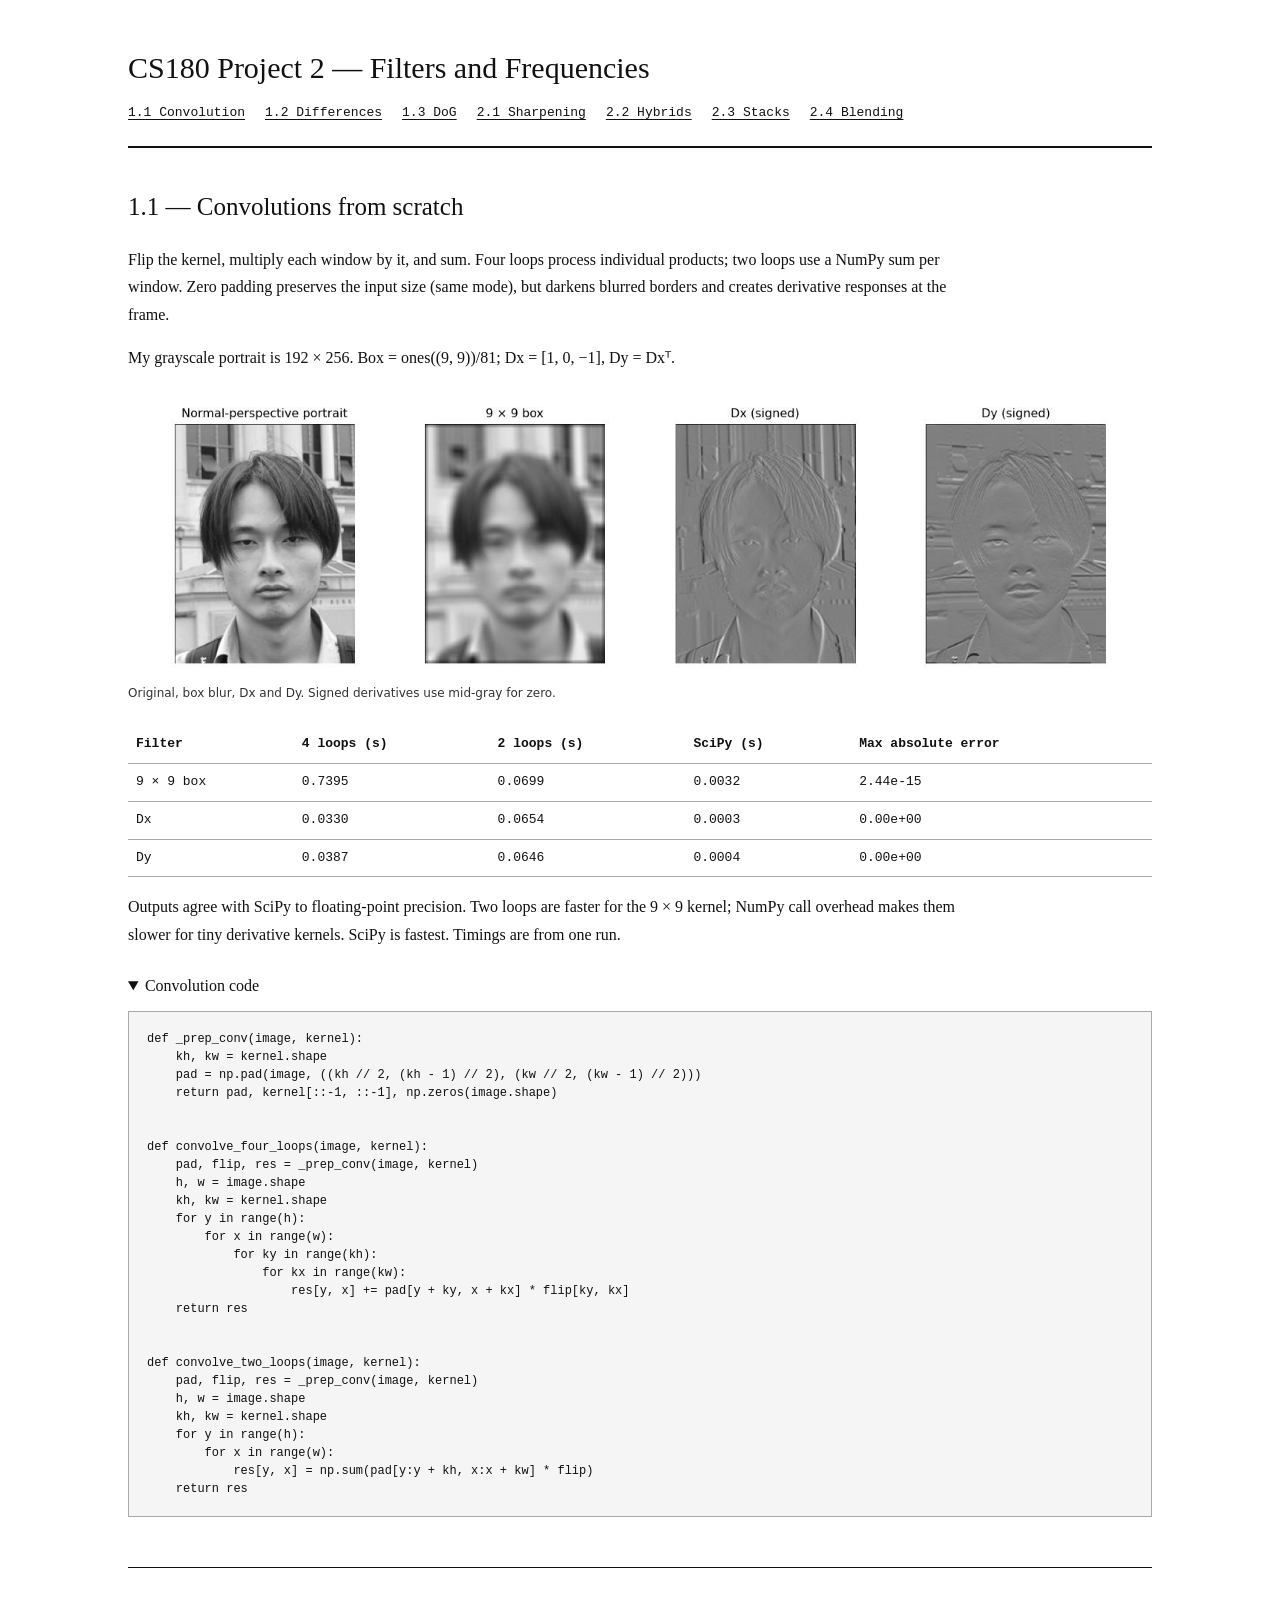
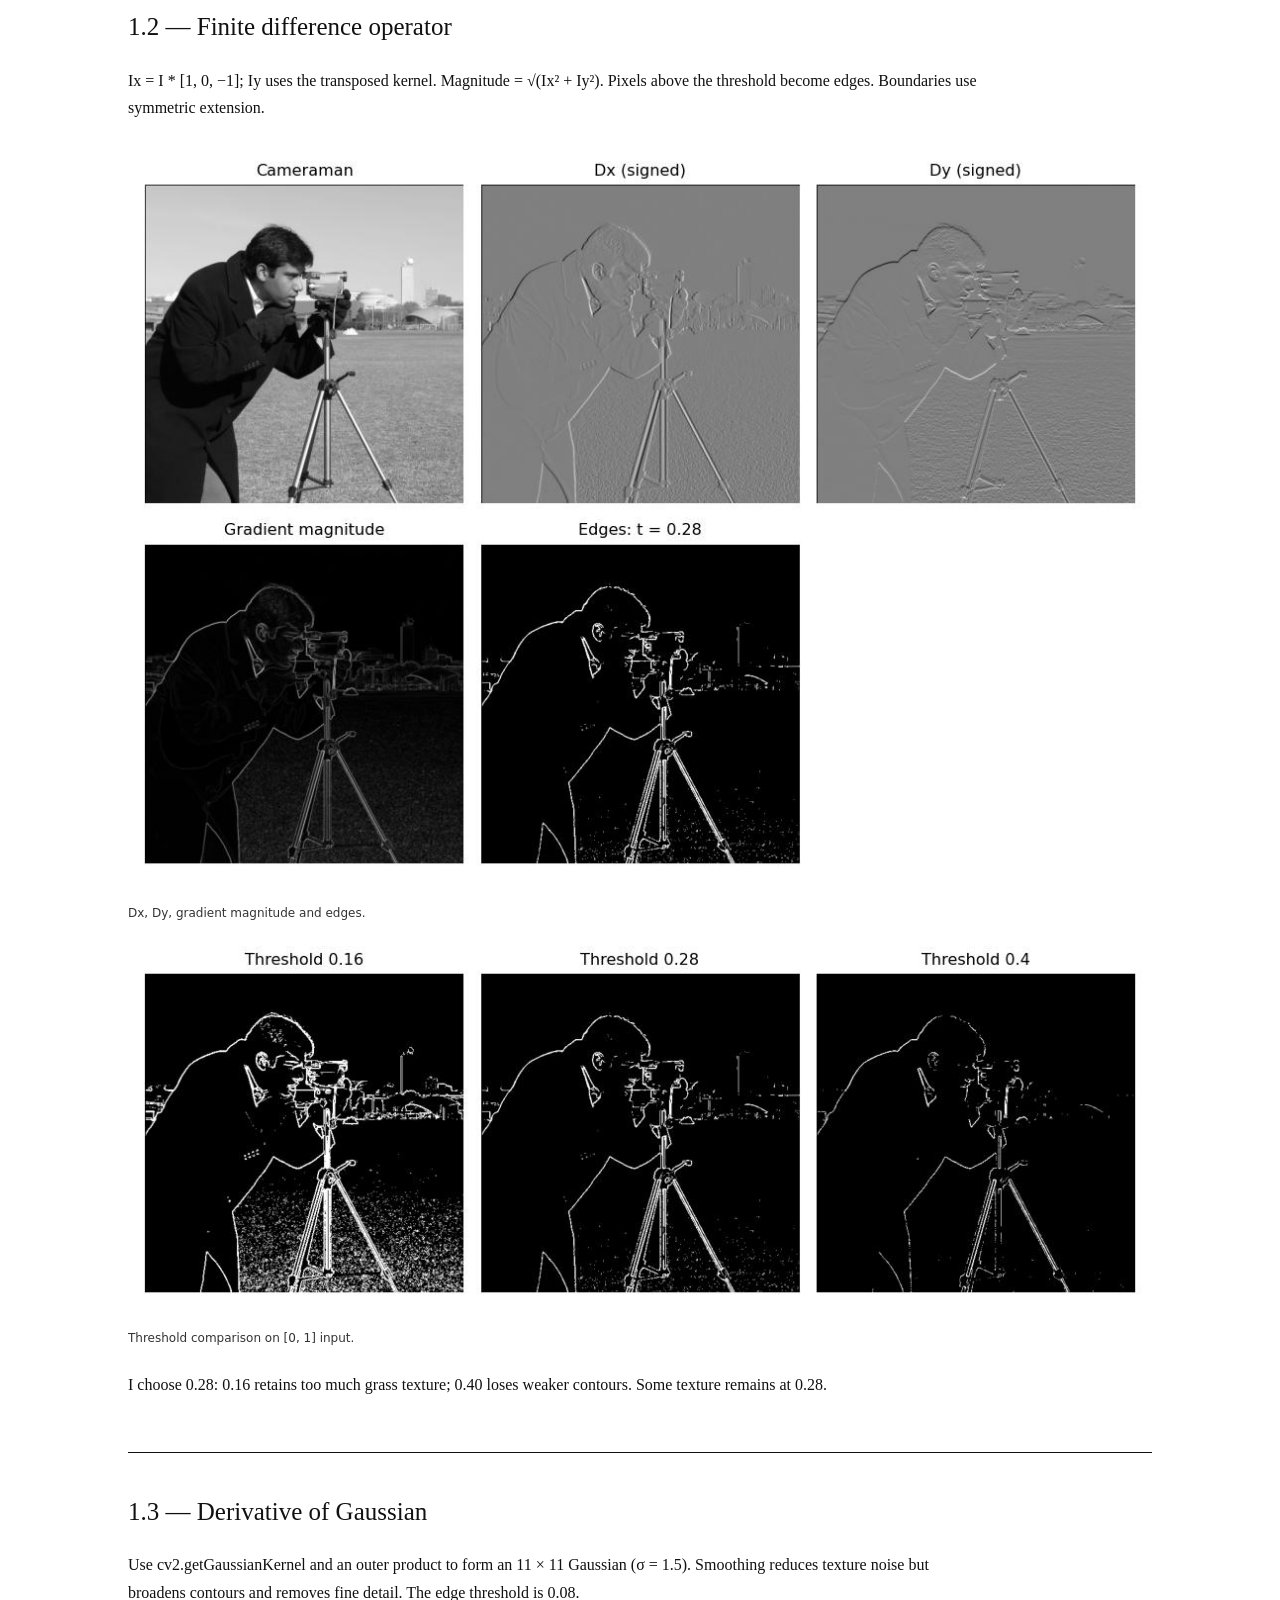
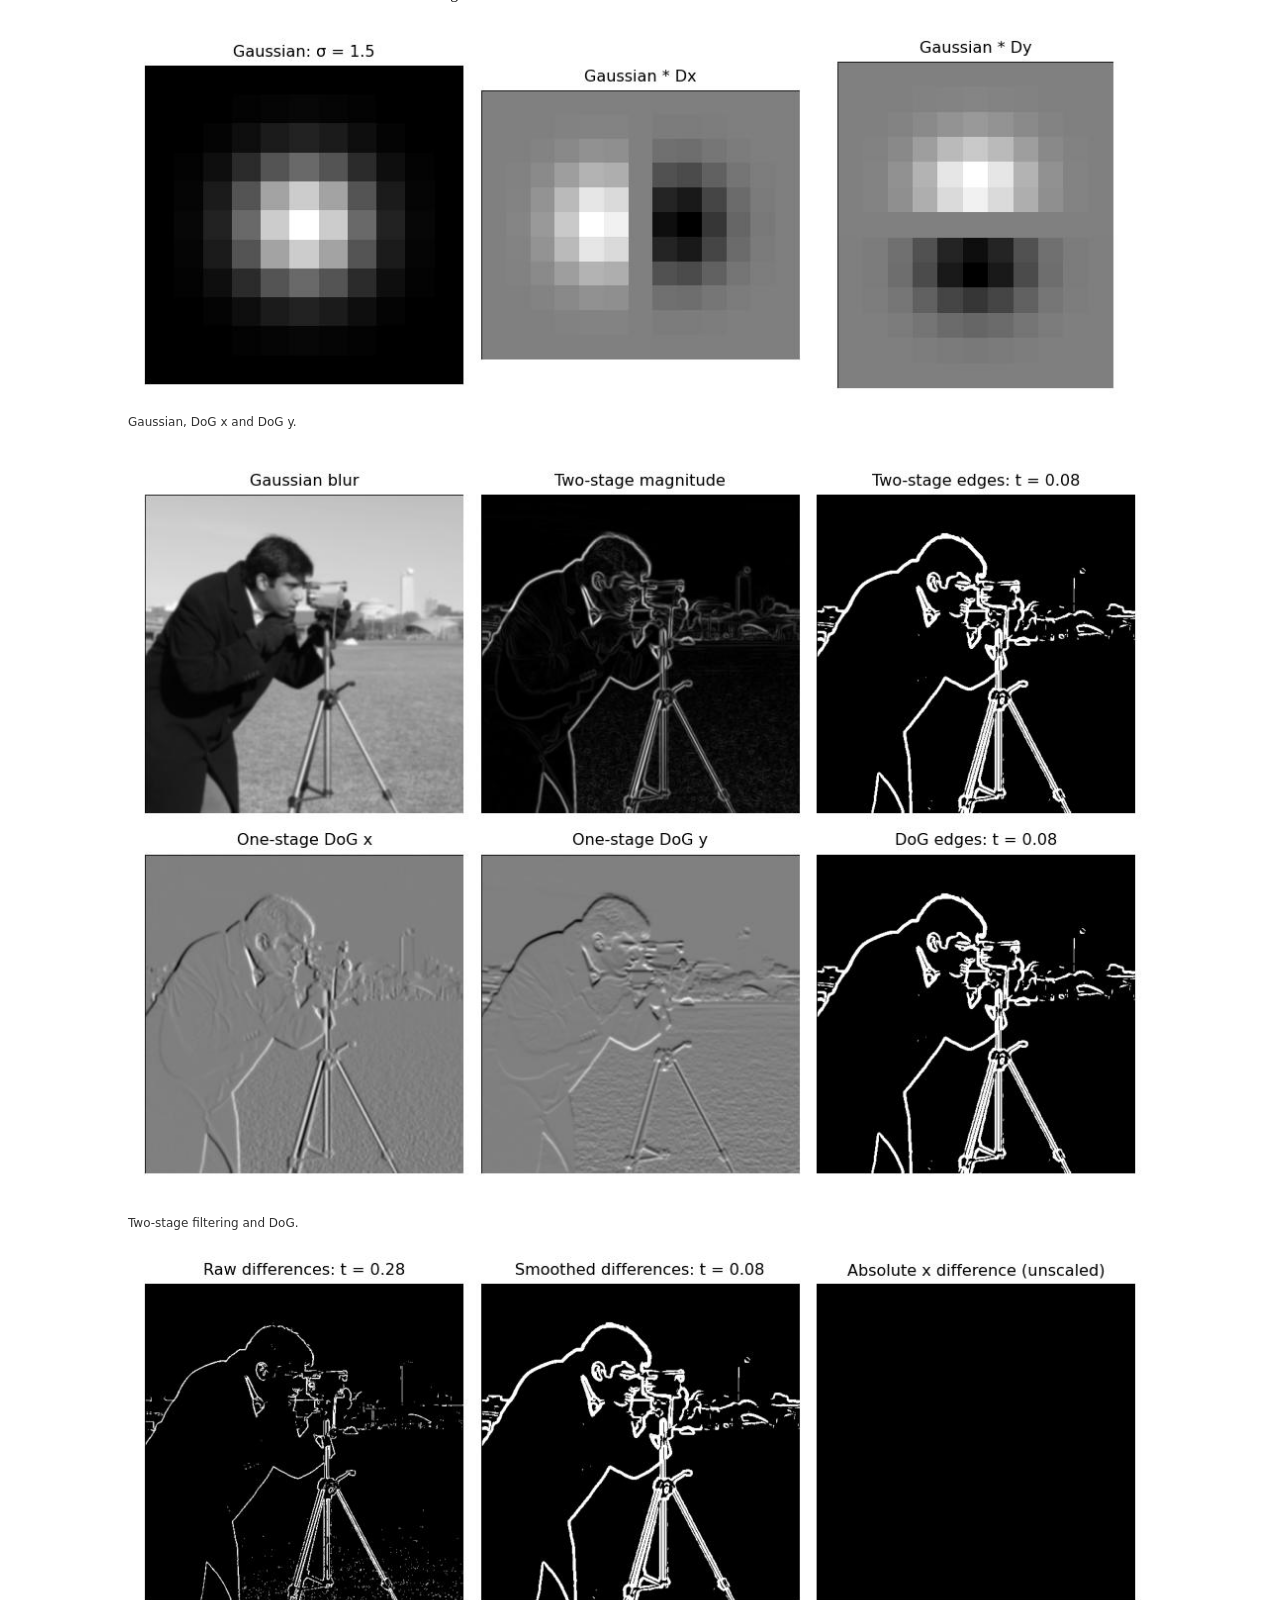
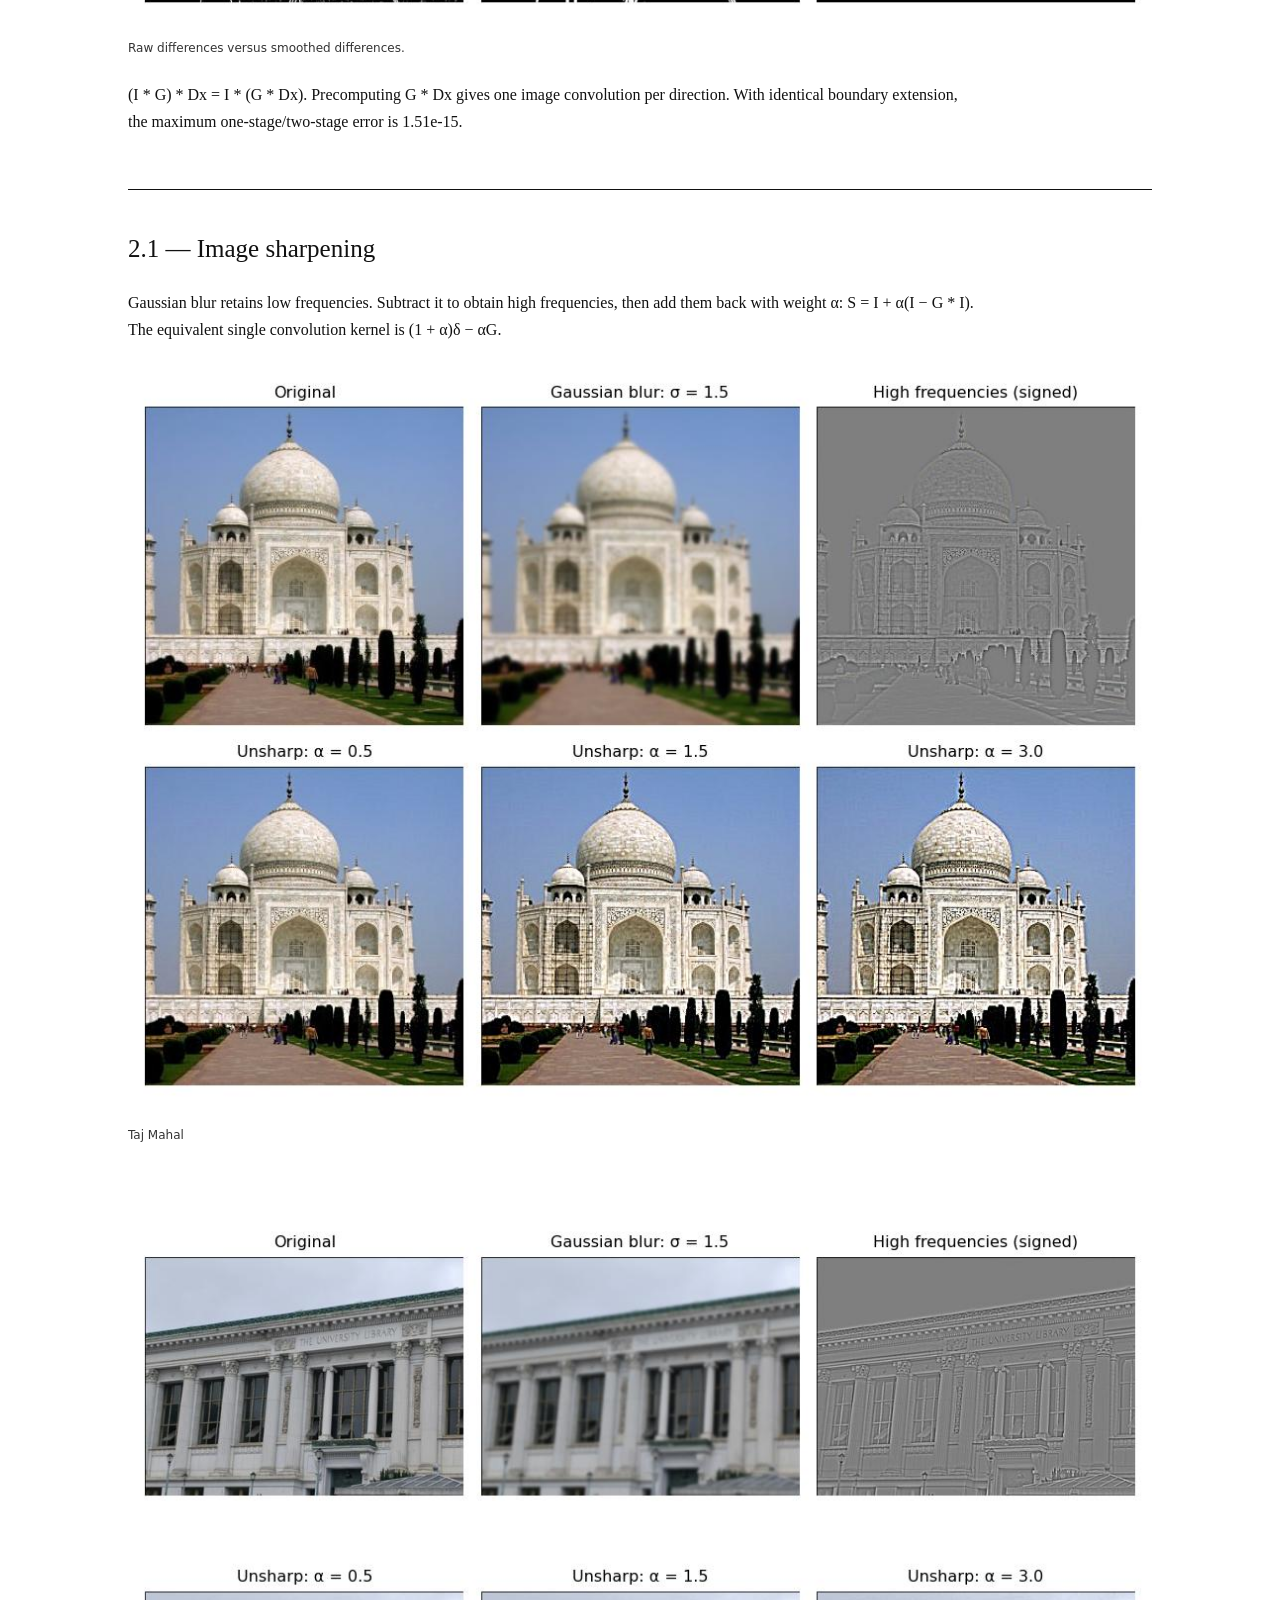
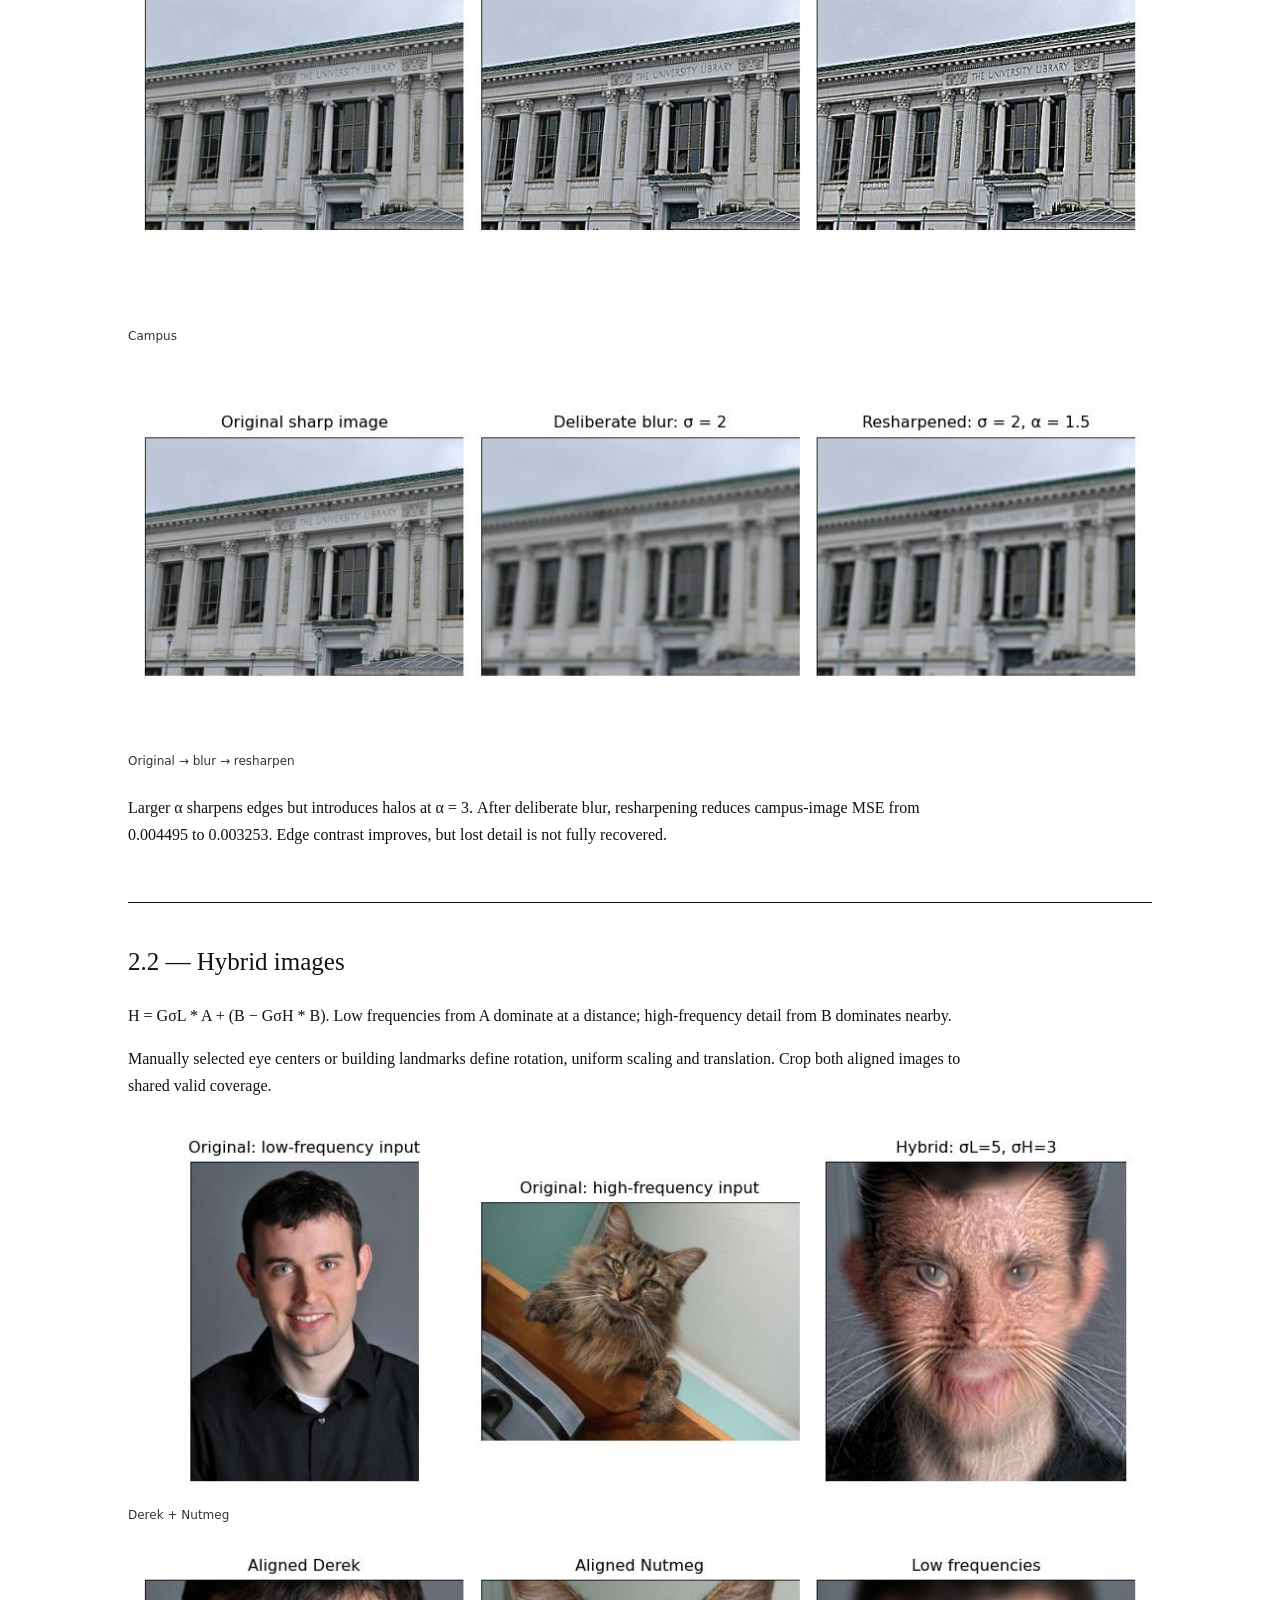
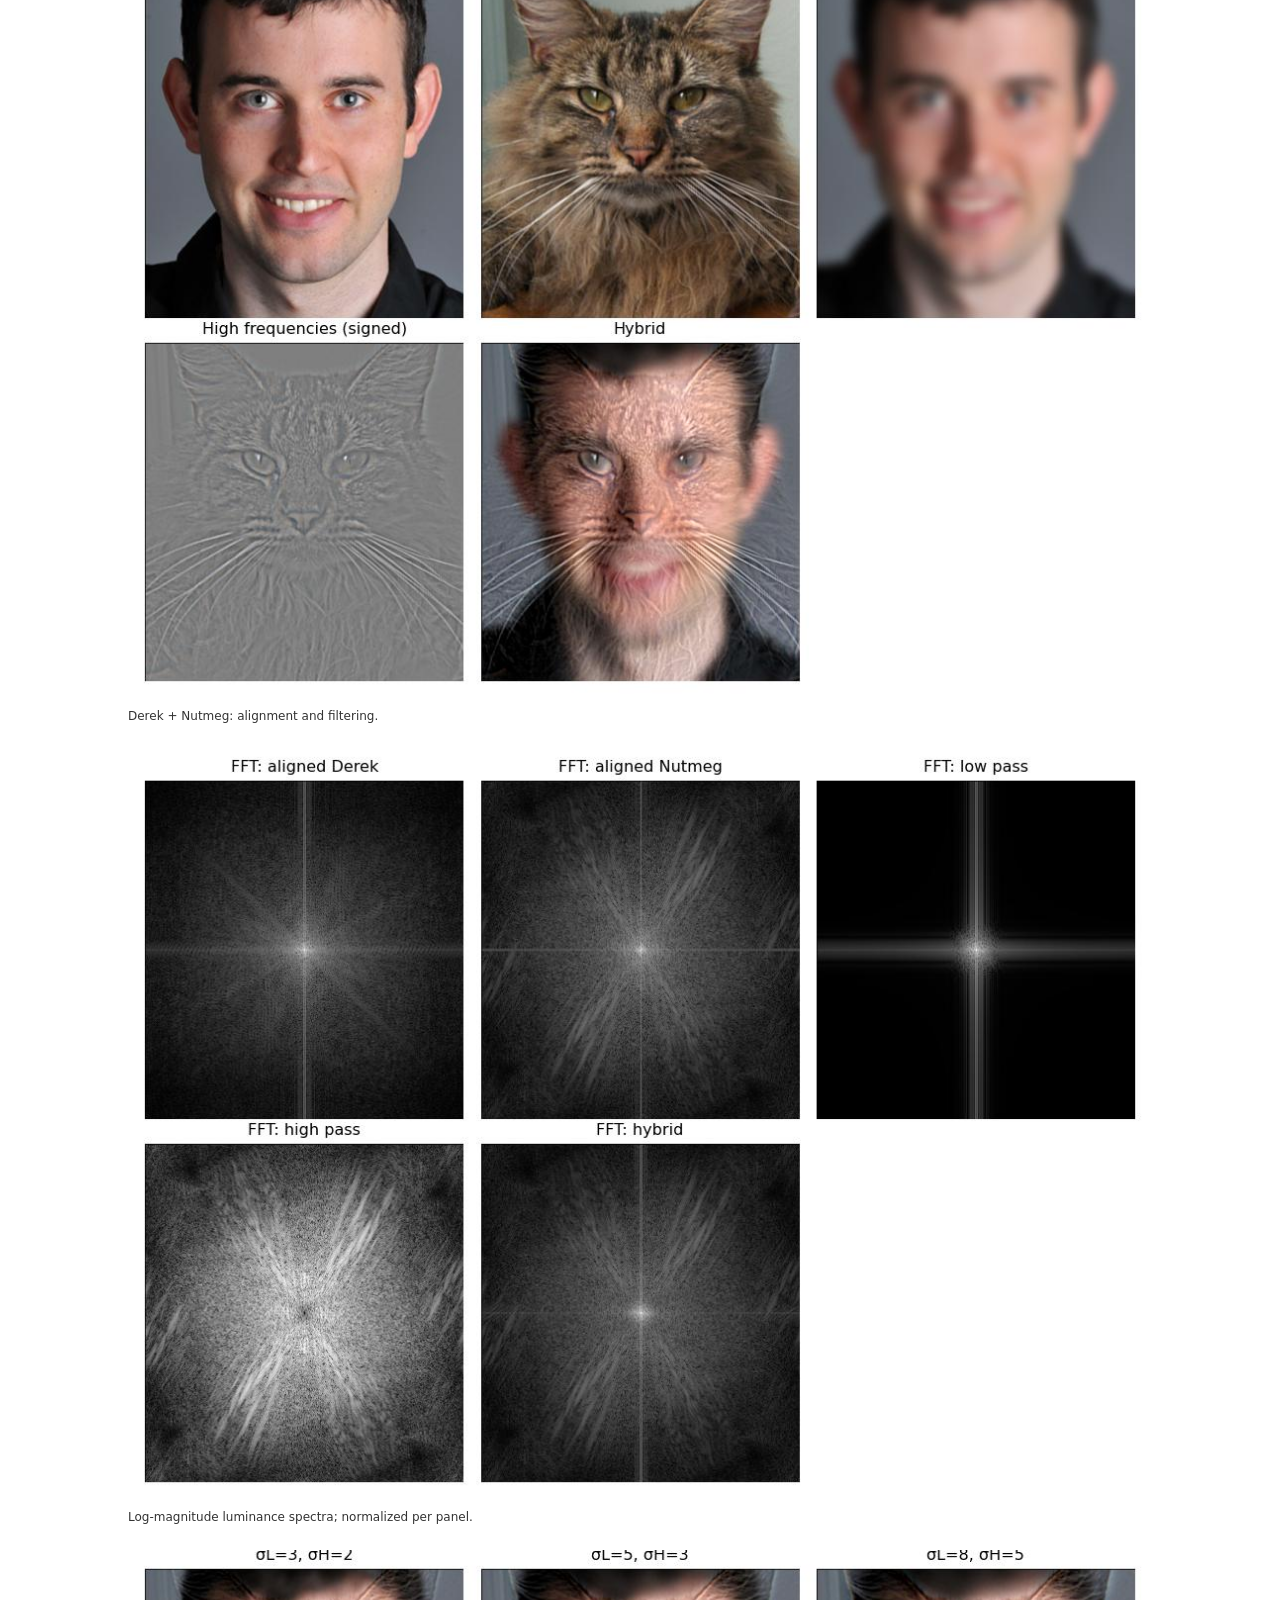
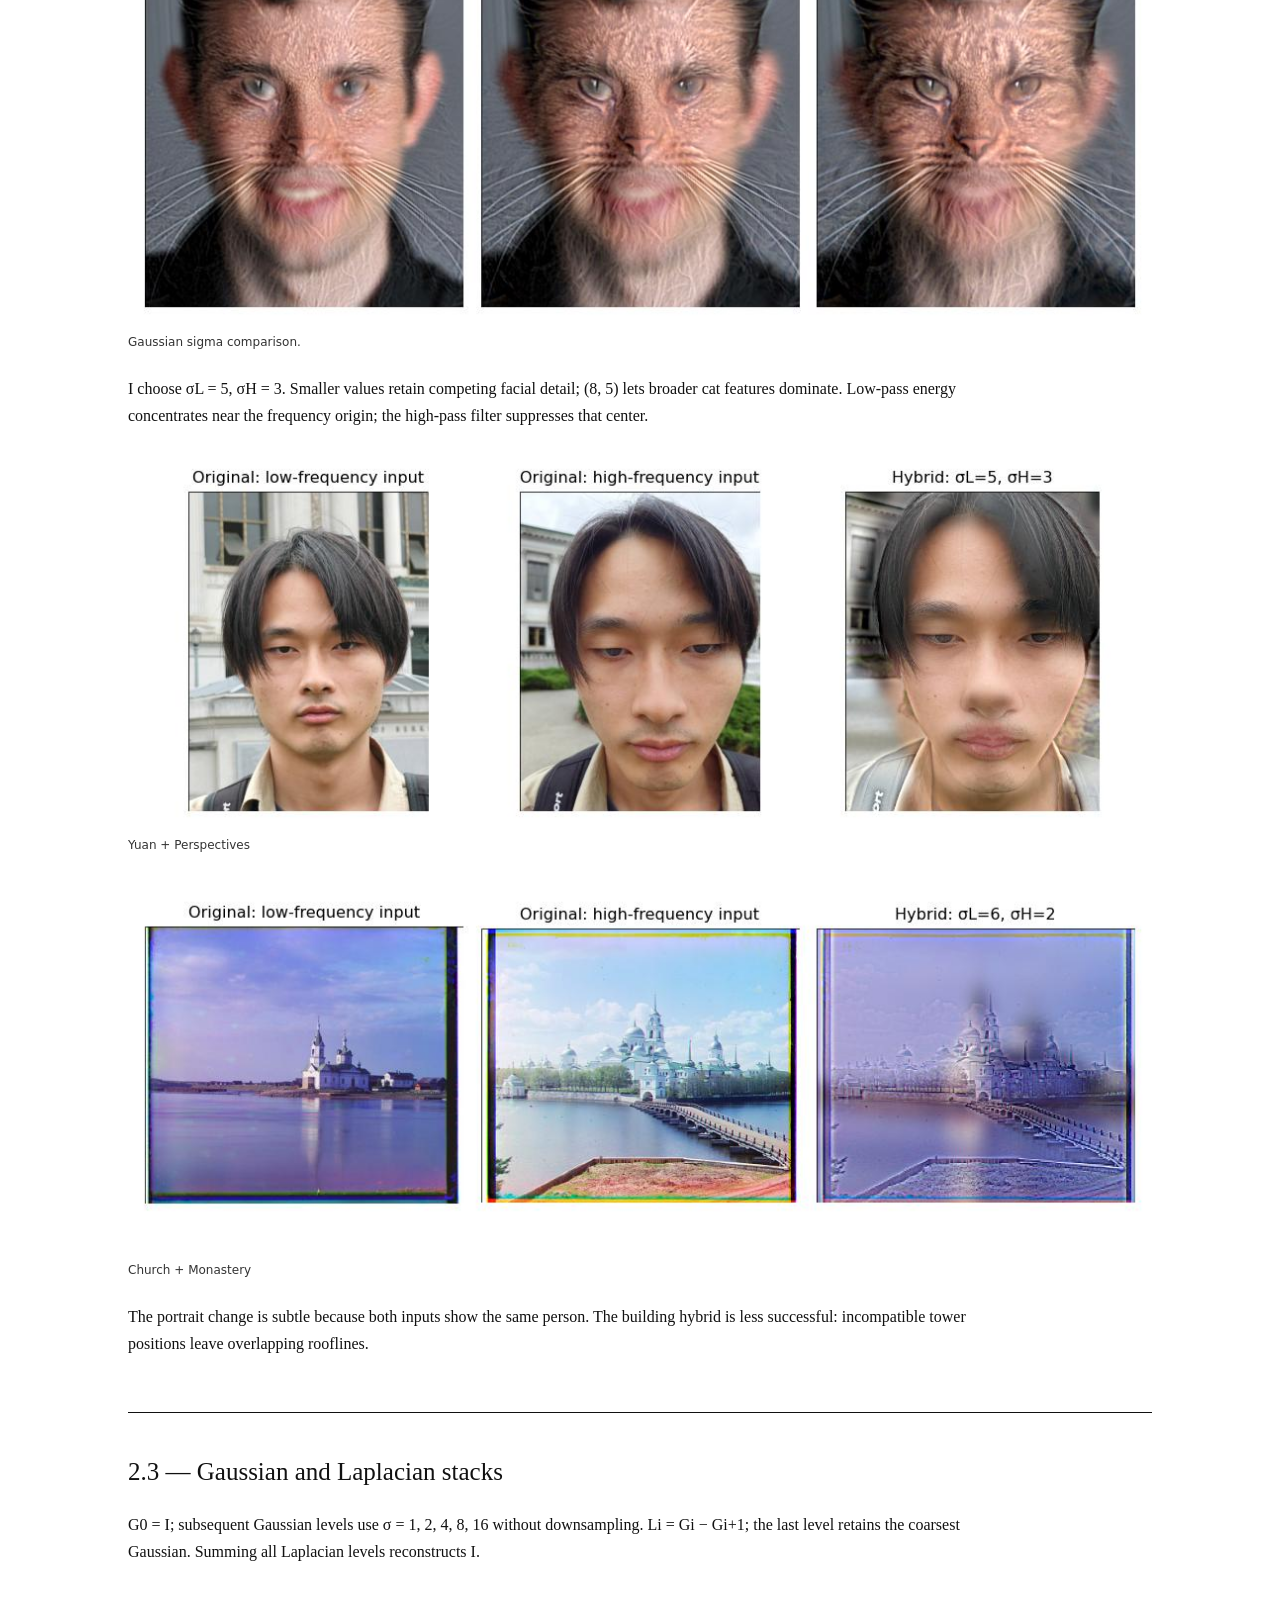
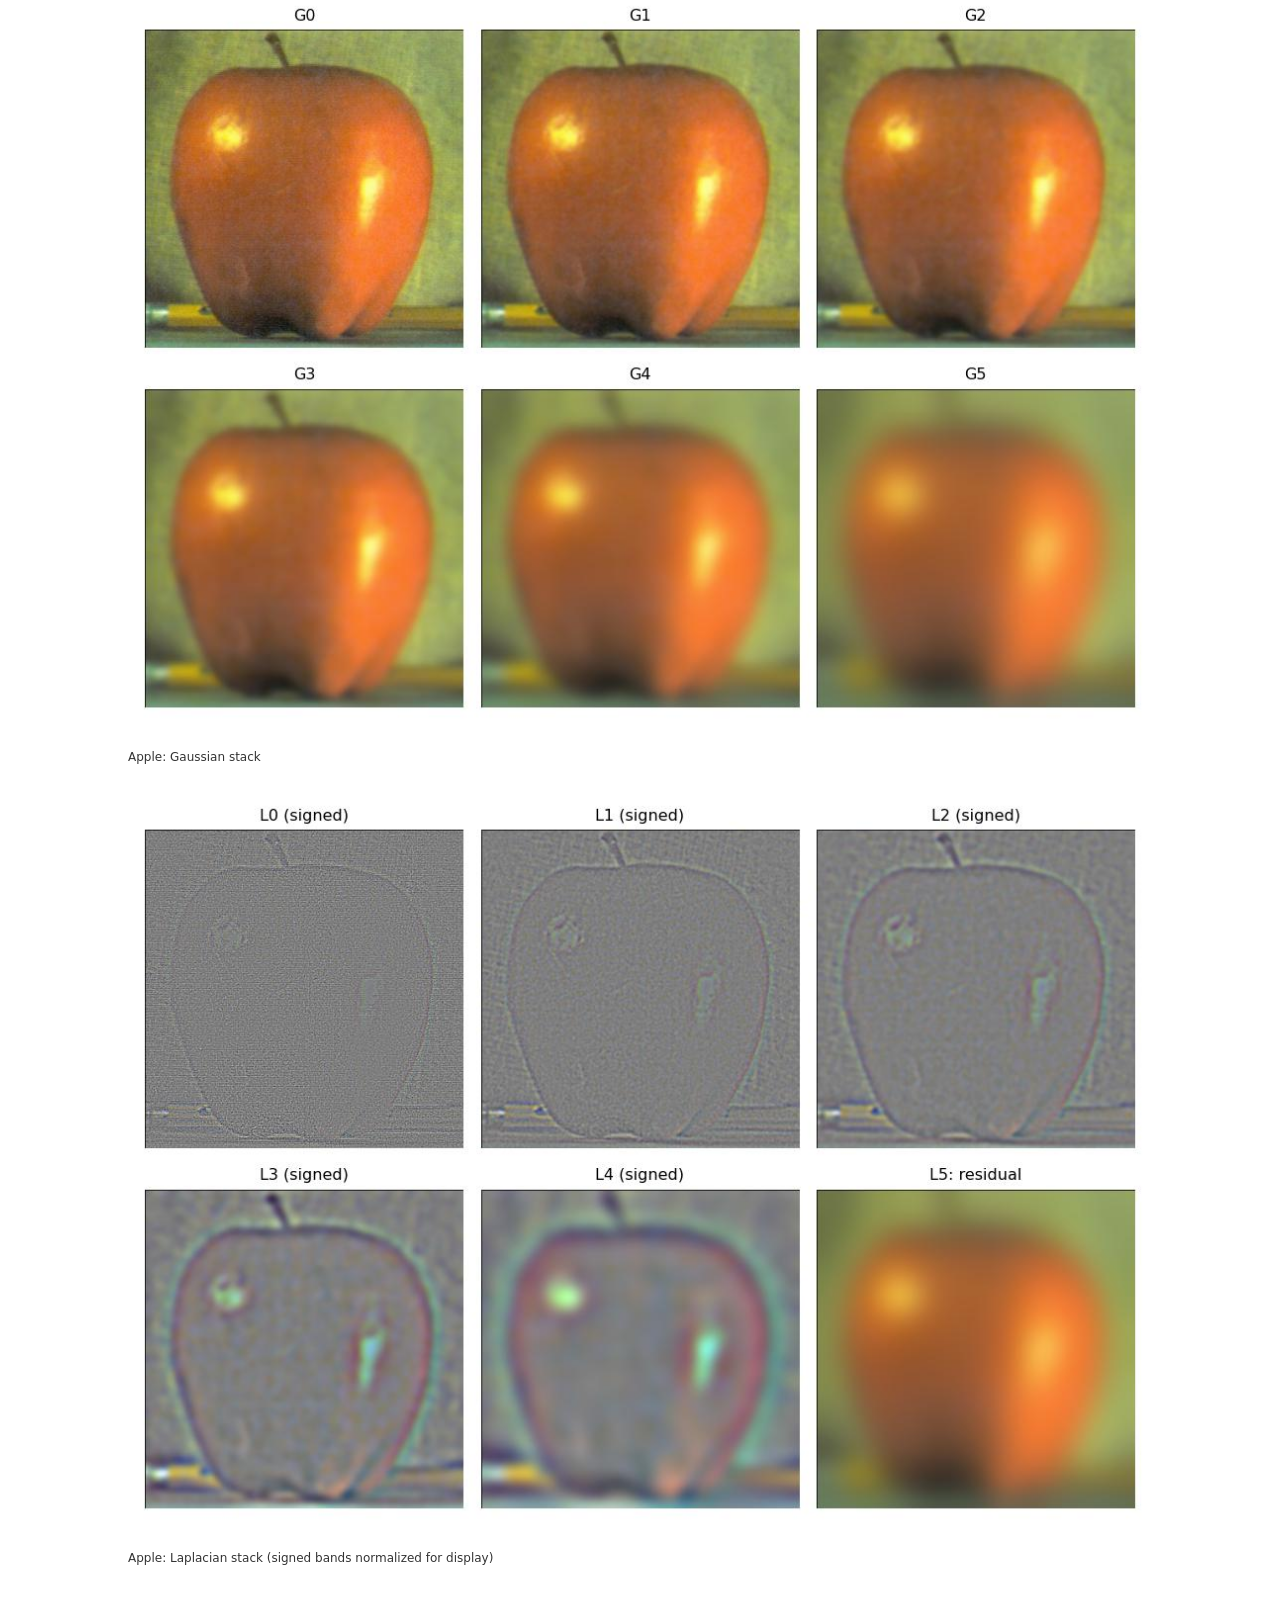
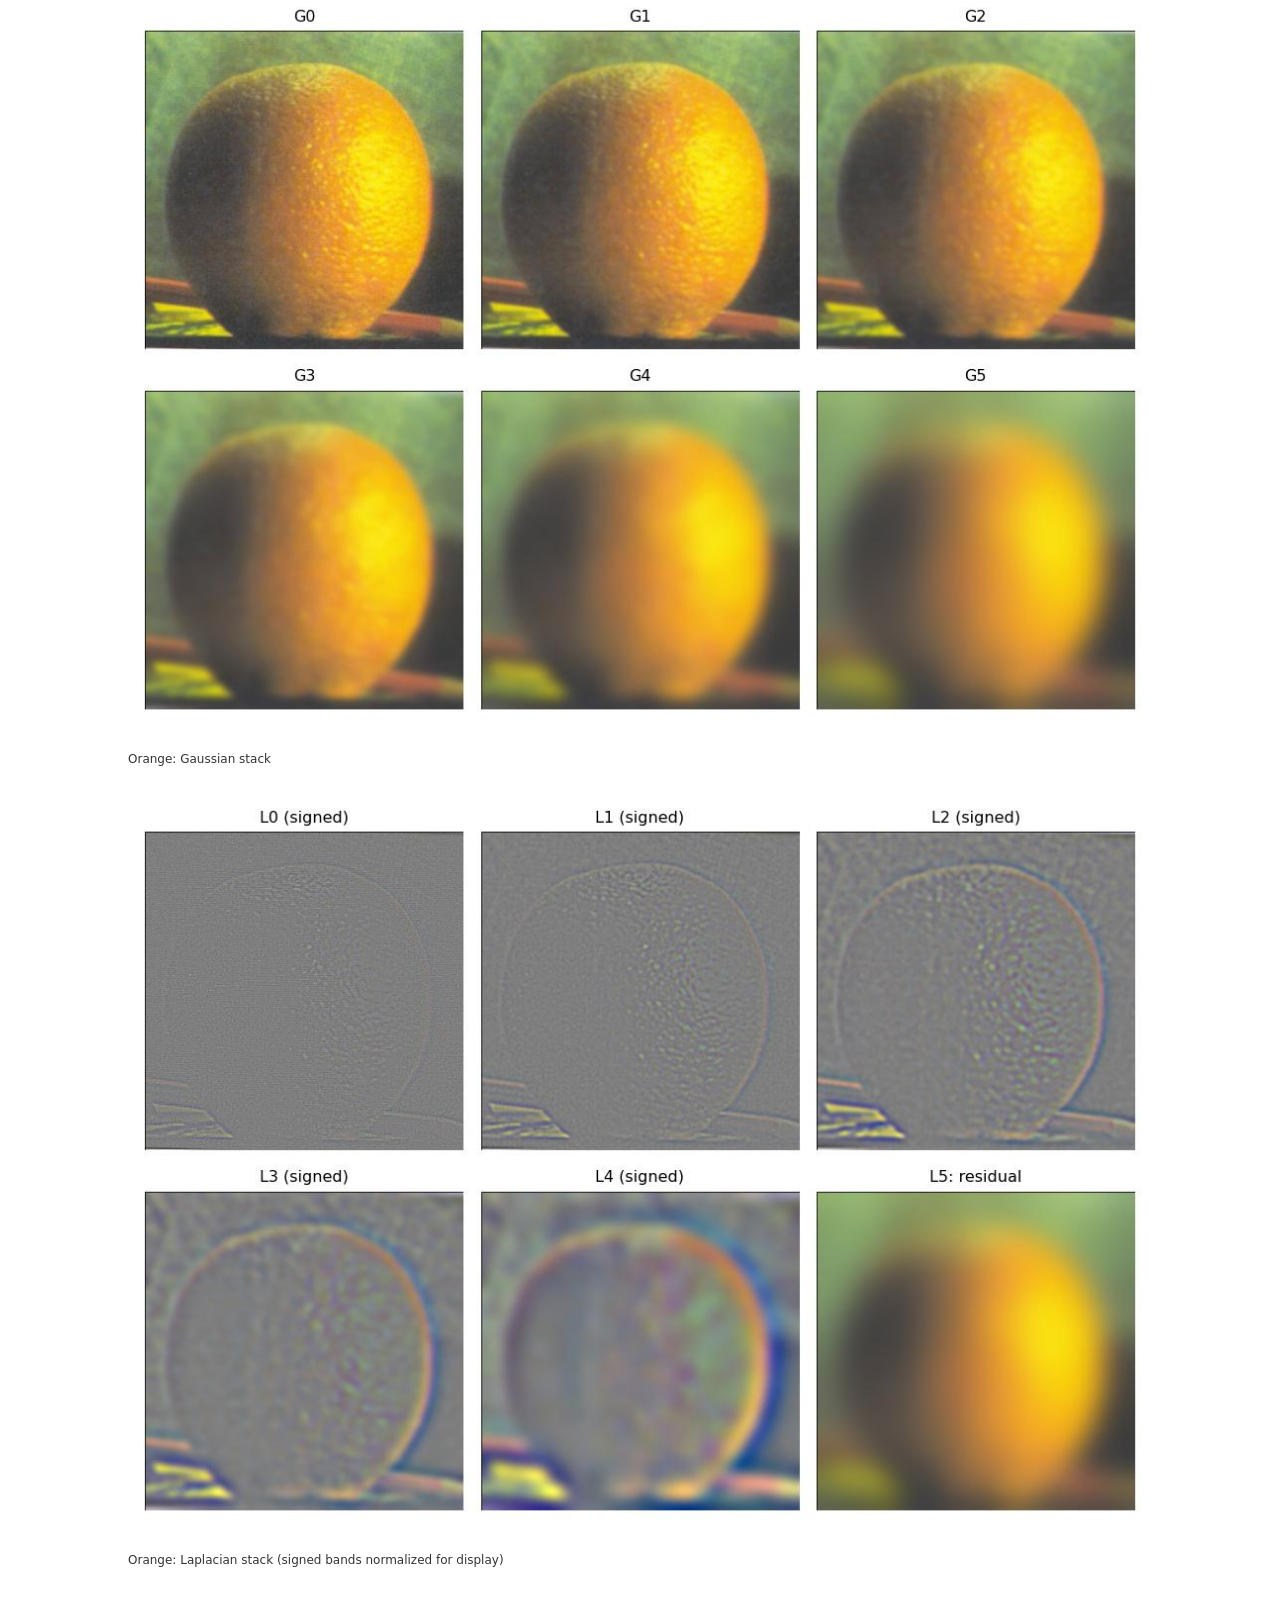
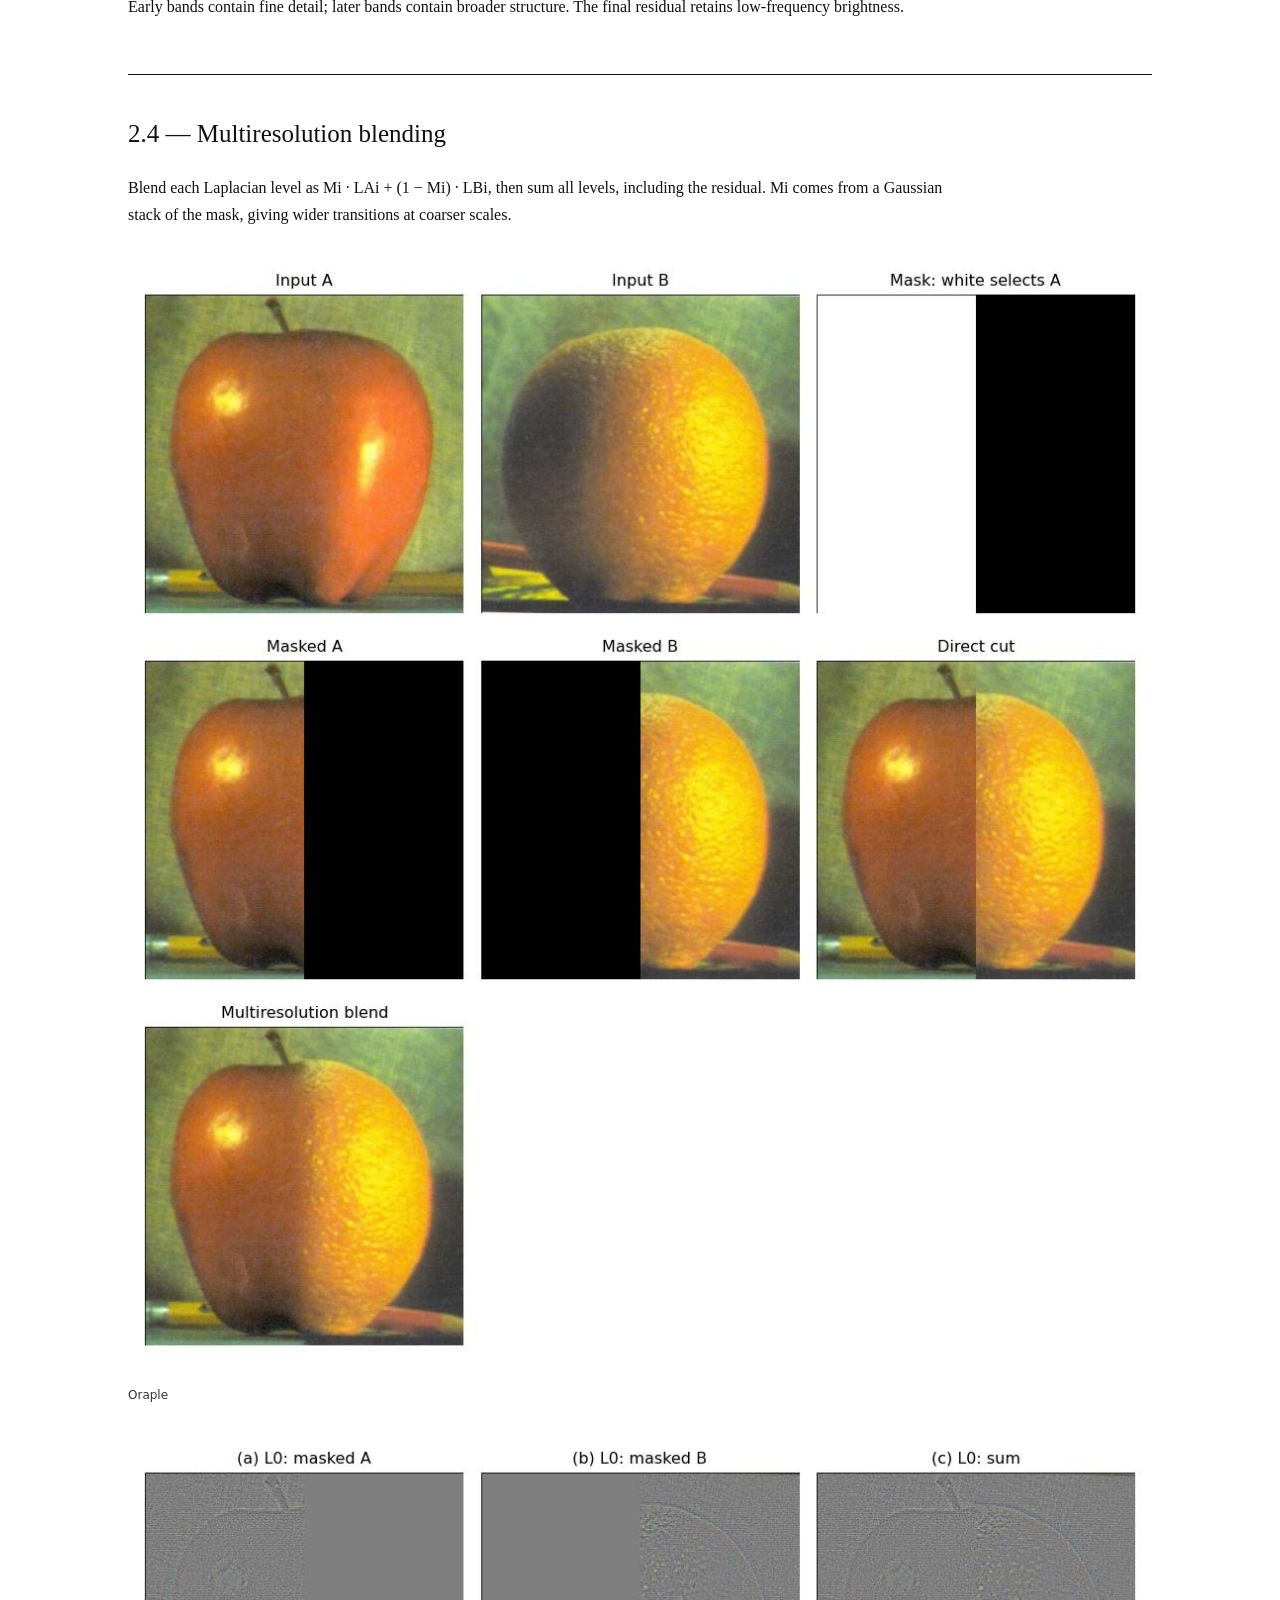
<file: static/cs180/proj2/index.html>
<!doctype html>
<html lang="en">
<head>
<meta charset="utf-8">
<meta name="viewport" content="width=device-width,initial-scale=1">
<title>CS180 Project 2 — Filters and Frequencies</title>
<style>
*{box-sizing:border-box}html{scroll-behavior:smooth}body{margin:0;background:#fff;color:#111;font:16px/1.7 Georgia,serif}
main{max-width:1080px;margin:auto;padding:48px 28px}h1{font-size:30px;line-height:1.3;font-weight:normal;margin:0 0 16px}h2{font-size:25px;font-weight:normal;margin:0 0 18px}
nav{display:flex;gap:20px;flex-wrap:wrap;font:13px/1.6 monospace;padding-bottom:22px;border-bottom:2px solid #111}a{color:#111;text-underline-offset:3px}
section{padding:38px 0;border-bottom:1px solid #111}p{max-width:850px;margin:16px 0}figure{margin:24px 0}figure img{display:block;width:100%;height:auto}
figcaption{font:12px/1.5 system-ui;margin:8px 0;color:#333}table{width:100%;border-collapse:collapse;font:13px/1.6 monospace}td,th{text-align:left;padding:8px;border-bottom:1px solid #aaa}
pre{padding:18px;background:#f5f5f5;border:1px solid #aaa;overflow:auto;font:12px/1.5 monospace}summary{cursor:pointer;margin-top:24px}footer{font:12px/1.7 system-ui;padding-top:24px}
@media(max-width:600px){main{padding:24px 16px}h1{font-size:24px}h2{font-size:22px}table{font-size:10px}td,th{padding:4px}}
@media print{@page{size:A4;margin:14mm}body{font-size:10pt;line-height:1.5}main{padding:0}nav{display:none}h1{font-size:22pt}h2{font-size:18pt;break-after:avoid}section{padding:20px 0}figure{break-inside:avoid}figure img{max-height:220mm;object-fit:contain}pre{white-space:pre-wrap;font-size:8pt}#part2_4>figure:last-of-type img{max-height:170mm}footer{padding-top:8px;font-size:7pt;line-height:1.3}p{orphans:3;widows:3}}
</style>
</head>
<body><main>
<h1>CS180 Project 2 — Filters and Frequencies</h1>
<nav><a href="#part1_1">1.1 Convolution</a><a href="#part1_2">1.2 Differences</a><a href="#part1_3">1.3 DoG</a><a href="#part2_1">2.1 Sharpening</a><a href="#part2_2">2.2 Hybrids</a><a href="#part2_3">2.3 Stacks</a><a href="#part2_4">2.4 Blending</a></nav>
<section id="part1_1"><h2>1.1 — Convolutions from scratch</h2><p>Flip the kernel, multiply each window by it, and sum. Four loops process individual products; two loops use a NumPy sum per window. Zero padding preserves the input size (same mode), but darkens blurred borders and creates derivative responses at the frame.</p><p>My grayscale portrait is 192 × 256. Box = ones((9, 9))/81; Dx = [1, 0, −1], Dy = Dxᵀ.</p><figure><a href="images/1_1.jpg?v=21dfd06d0058"><img src="images/1_1.jpg?v=21dfd06d0058" alt="Portrait filtering; display scaling does not change the computed derivatives."></a><figcaption>Original, box blur, Dx and Dy. Signed derivatives use mid-gray for zero.</figcaption></figure><table><tr><th>Filter</th><th>4 loops (s)</th><th>2 loops (s)</th><th>SciPy (s)</th><th>Max absolute error</th></tr><tr><td>9 × 9 box</td><td>0.7395</td><td>0.0699</td><td>0.0032</td><td>2.44e-15</td></tr><tr><td>Dx</td><td>0.0330</td><td>0.0654</td><td>0.0003</td><td>0.00e+00</td></tr><tr><td>Dy</td><td>0.0387</td><td>0.0646</td><td>0.0004</td><td>0.00e+00</td></tr></table><p>Outputs agree with SciPy to floating-point precision. Two loops are faster for the 9 × 9 kernel; NumPy call overhead makes them slower for tiny derivative kernels. SciPy is fastest. Timings are from one run.</p><details open><summary>Convolution code</summary><pre><code>def _prep_conv(image, kernel):
    kh, kw = kernel.shape
    pad = np.pad(image, ((kh // 2, (kh - 1) // 2), (kw // 2, (kw - 1) // 2)))
    return pad, kernel[::-1, ::-1], np.zeros(image.shape)


def convolve_four_loops(image, kernel):
    pad, flip, res = _prep_conv(image, kernel)
    h, w = image.shape
    kh, kw = kernel.shape
    for y in range(h):
        for x in range(w):
            for ky in range(kh):
                for kx in range(kw):
                    res[y, x] += pad[y + ky, x + kx] * flip[ky, kx]
    return res


def convolve_two_loops(image, kernel):
    pad, flip, res = _prep_conv(image, kernel)
    h, w = image.shape
    kh, kw = kernel.shape
    for y in range(h):
        for x in range(w):
            res[y, x] = np.sum(pad[y:y + kh, x:x + kw] * flip)
    return res
</code></pre></details></section>
<section id="part1_2"><h2>1.2 — Finite difference operator</h2><p>Ix = I * [1, 0, −1]; Iy uses the transposed kernel. Magnitude = √(Ix² + Iy²). Pixels above the threshold become edges. Boundaries use symmetric extension.</p><figure><a href="images/1_2.jpg?v=6c7d0187dd9f"><img src="images/1_2.jpg?v=6c7d0187dd9f" alt="Signed derivatives, normalized magnitude display, and binary edges."></a><figcaption>Dx, Dy, gradient magnitude and edges.</figcaption></figure><figure><a href="images/1_2_thresholds.jpg?v=412287967e94"><img src="images/1_2_thresholds.jpg?v=412287967e94" alt="Thresholds are applied to the raw gradient of a [0, 1] image."></a><figcaption>Threshold comparison on [0, 1] input.</figcaption></figure><p>I choose 0.28: 0.16 retains too much grass texture; 0.40 loses weaker contours. Some texture remains at 0.28.</p></section>
<section id="part1_3"><h2>1.3 — Derivative of Gaussian</h2><p>Use cv2.getGaussianKernel and an outer product to form an 11 × 11 Gaussian (σ = 1.5). Smoothing reduces texture noise but broadens contours and removes fine detail. The edge threshold is 0.08.</p><figure><a href="images/1_3_filters.jpg?v=236f0df7beac"><img src="images/1_3_filters.jpg?v=236f0df7beac" alt="Gaussian and signed derivative-of-Gaussian kernels."></a><figcaption>Gaussian, DoG x and DoG y.</figcaption></figure><figure><a href="images/1_3.jpg?v=0a53a8833ad1"><img src="images/1_3.jpg?v=0a53a8833ad1" alt="Blur then differentiate, compared with one convolution per derivative using DoG."></a><figcaption>Two-stage filtering and DoG.</figcaption></figure><figure><a href="images/1_3_compare.jpg?v=dcb8400b2f0e"><img src="images/1_3_compare.jpg?v=dcb8400b2f0e" alt="Noise comparison and numerical equivalence."></a><figcaption>Raw differences versus smoothed differences.</figcaption></figure><p>(I * G) * Dx = I * (G * Dx). Precomputing G * Dx gives one image convolution per direction. With identical boundary extension, the maximum one-stage/two-stage error is 1.51e-15.</p></section>
<section id="part2_1"><h2>2.1 — Image sharpening</h2><p>Gaussian blur retains low frequencies. Subtract it to obtain high frequencies, then add them back with weight α: S = I + α(I − G * I). The equivalent single convolution kernel is (1 + α)δ − αG.</p><figure><a href="images/2_1_taj.jpg?v=b76e0b8eefbd"><img src="images/2_1_taj.jpg?v=b76e0b8eefbd" alt="Taj: blur, high frequencies, and three sharpening amounts."></a><figcaption>Taj Mahal</figcaption></figure><figure><a href="images/2_1_campus.jpg?v=a842a9a7e0c4"><img src="images/2_1_campus.jpg?v=a842a9a7e0c4" alt="Campus: blur, high frequencies, and three sharpening amounts."></a><figcaption>Campus</figcaption></figure><figure><a href="images/2_1_recovery.jpg?v=94811f5a3c99"><img src="images/2_1_recovery.jpg?v=94811f5a3c99" alt="Blur-then-sharpen evaluation on my Proj0 campus photograph."></a><figcaption>Original → blur → resharpen</figcaption></figure><p>Larger α sharpens edges but introduces halos at α = 3. After deliberate blur, resharpening reduces campus-image MSE from 0.004495 to 0.003253. Edge contrast improves, but lost detail is not fully recovered.</p></section>
<section id="part2_2"><h2>2.2 — Hybrid images</h2><p>H = GσL * A + (B − GσH * B). Low frequencies from A dominate at a distance; high-frequency detail from B dominates nearby.</p><p>Manually selected eye centers or building landmarks define rotation, uniform scaling and translation. Crop both aligned images to shared valid coverage.</p><figure><a href="images/2_2_derek_nutmeg.jpg?v=5a079198de8d"><img src="images/2_2_derek_nutmeg.jpg?v=5a079198de8d" alt="Derek + Nutmeg"></a><figcaption>Derek + Nutmeg</figcaption></figure><figure><a href="images/2_2_process.jpg?v=5f9551e8a2fd"><img src="images/2_2_process.jpg?v=5f9551e8a2fd" alt="Derek + Nutmeg: aligned inputs, filtered components, and hybrid."></a><figcaption>Derek + Nutmeg: alignment and filtering.</figcaption></figure><figure><a href="images/2_2_fourier.jpg?v=bec0647217ee"><img src="images/2_2_fourier.jpg?v=bec0647217ee" alt="Luminance log(1 + |fftshift(fft2(I))|); each panel is independently display-normalized."></a><figcaption>Log-magnitude luminance spectra; normalized per panel.</figcaption></figure><figure><a href="images/2_2_cutoffs.jpg?v=ee4ff94e6cd0"><img src="images/2_2_cutoffs.jpg?v=ee4ff94e6cd0" alt="Cutoff comparison at the same aligned resolution."></a><figcaption>Gaussian sigma comparison.</figcaption></figure><p>I choose σL = 5, σH = 3. Smaller values retain competing facial detail; (8, 5) lets broader cat features dominate. Low-pass energy concentrates near the frequency origin; the high-pass filter suppresses that center.</p><figure><a href="images/2_2_yuan_perspectives.jpg?v=3548d145b06b"><img src="images/2_2_yuan_perspectives.jpg?v=3548d145b06b" alt="Yuan + Perspectives"></a><figcaption>Yuan + Perspectives</figcaption></figure><figure><a href="images/2_2_church_monastery.jpg?v=b6f66523a2ee"><img src="images/2_2_church_monastery.jpg?v=b6f66523a2ee" alt="Church + Monastery"></a><figcaption>Church + Monastery</figcaption></figure><p>The portrait change is subtle because both inputs show the same person. The building hybrid is less successful: incompatible tower positions leave overlapping rooflines.</p></section>
<section id="part2_3"><h2>2.3 — Gaussian and Laplacian stacks</h2><p>G0 = I; subsequent Gaussian levels use σ = 1, 2, 4, 8, 16 without downsampling. Li = Gi − Gi+1; the last level retains the coarsest Gaussian. Summing all Laplacian levels reconstructs I.</p><figure><a href="images/2_3_apple_gaussian.jpg?v=d73d2c39358d"><img src="images/2_3_apple_gaussian.jpg?v=d73d2c39358d" alt="Apple: Gaussian stack, no downsampling."></a><figcaption>Apple: Gaussian stack</figcaption></figure><figure><a href="images/2_3_apple_laplacian.jpg?v=f58592368f8e"><img src="images/2_3_apple_laplacian.jpg?v=f58592368f8e" alt="Apple: Laplacian bands; each signed band is display-normalized."></a><figcaption>Apple: Laplacian stack (signed bands normalized for display)</figcaption></figure><figure><a href="images/2_3_orange_gaussian.jpg?v=f9d4d41a5789"><img src="images/2_3_orange_gaussian.jpg?v=f9d4d41a5789" alt="Orange: Gaussian stack, no downsampling."></a><figcaption>Orange: Gaussian stack</figcaption></figure><figure><a href="images/2_3_orange_laplacian.jpg?v=5fac309a1a74"><img src="images/2_3_orange_laplacian.jpg?v=5fac309a1a74" alt="Orange: Laplacian bands; each signed band is display-normalized."></a><figcaption>Orange: Laplacian stack (signed bands normalized for display)</figcaption></figure><p>Early bands contain fine detail; later bands contain broader structure. The final residual retains low-frequency brightness.</p></section>
<section id="part2_4"><h2>2.4 — Multiresolution blending</h2><p>Blend each Laplacian level as Mi · LAi + (1 − Mi) · LBi, then sum all levels, including the residual. Mi comes from a Gaussian stack of the mask, giving wider transitions at coarser scales.</p><figure><a href="images/2_4_oraple.jpg?v=bac837216020"><img src="images/2_4_oraple.jpg?v=bac837216020" alt="Oraple: inputs, mask, direct cut, and blend."></a><figcaption>Oraple</figcaption></figure><figure><a href="images/2_4_oraple_layers.jpg?v=47db385bb7b1"><img src="images/2_4_oraple_layers.jpg?v=47db385bb7b1" alt="Masked Laplacian contributions at levels 0, 2, 4 and their reconstruction; one shared display scale per band row."></a><figcaption>L0, L2, L4 and reconstruction (a–l); shared display scale within each band row.</figcaption></figure><figure><a href="images/2_4_oraple_masks.jpg?v=0b912e06ca0a"><img src="images/2_4_oraple_masks.jpg?v=0b912e06ca0a" alt="The mask’s Gaussian stack widens the transition at coarse scales."></a><figcaption>Gaussian mask stack</figcaption></figure><figure><a href="images/2_4_bridges.jpg?v=cc45eac8ebd9"><img src="images/2_4_bridges.jpg?v=cc45eac8ebd9" alt="Bay Bridge + London Bridge: inputs, mask, direct cut, and blend."></a><figcaption>Bay Bridge + London Bridge</figcaption></figure><figure><a href="images/2_4_bridges_layers.jpg?v=bcd6e13debe6"><img src="images/2_4_bridges_layers.jpg?v=bcd6e13debe6" alt="Masked Laplacian contributions at levels 0, 2, 4 and their reconstruction; one shared display scale per band row."></a><figcaption>L0, L2, L4 and reconstruction (a–l); shared display scale within each band row.</figcaption></figure><figure><a href="images/2_4_bridges_masks.jpg?v=f2e749f62ed3"><img src="images/2_4_bridges_masks.jpg?v=f2e749f62ed3" alt="The mask’s Gaussian stack widens the transition at coarse scales."></a><figcaption>Gaussian mask stack</figcaption></figure><figure><a href="images/2_4_valley_wharf.jpg?v=de09b2bbc3b3"><img src="images/2_4_valley_wharf.jpg?v=de09b2bbc3b3" alt="Valley + Wharf: inputs, mask, direct cut, and blend."></a><figcaption>Valley + Wharf</figcaption></figure><p>Oraple uses a left/right split; the bridges use a top/bottom split (Bay Bridge above, boundary at 62% height). The river blend uses a curved mask. Blurring the mask reduces abrupt color transitions, but cannot remove differences in viewpoint and structure.</p><p>What I learned: different frequency bands need different transition widths; a Gaussian mask stack smooths brightness changes while keeping fine detail localized.</p><p class="source">Bridge photos: <a href="https://commons.wikimedia.org/wiki/File:San_Francisco-Oakland,_Bay_Bridge_from_Treasure_Island_-_panoramio.jpg">Bay Bridge — Marthlu ParkerV</a> (<a href="https://creativecommons.org/licenses/by-sa/3.0/">CC BY-SA 3.0</a>); <a href="https://commons.wikimedia.org/wiki/File:London_Bridge_from_South_bank.jpg">London Bridge — Oxyman</a> (<a href="https://creativecommons.org/licenses/by/2.5/">CC BY 2.5</a>). Cropped, resized and blended; the bridge composite and its derived panels are shared under CC BY-SA 3.0.</p></section>
<footer>Sources: <a href="https://cal-cs180.github.io/fa26/hw/proj2/index.html">Assignment and Taj Mahal</a>;
<a href="https://courses.physics.illinois.edu/cs445/fa2020/projects/hybrid/ComputationalPhotography_ProjectHybrid.html">Derek Hoiem: Derek and Nutmeg</a>;
<a href="https://github.com/scikit-image/scikit-image/blob/v0.19.3/skimage/data/camera.png">Cameraman: scikit-image sample</a>;
<a href="https://github.com/opencv/opencv/tree/4.x/samples/data">Apple and orange: OpenCV samples</a>.
Portrait and campus: my Proj0 photos. Church, monastery, valley and wharf: Prokudin-Gorskii scans from the Library of Congress, aligned in Proj1.</footer>
</main></body></html>
</file>
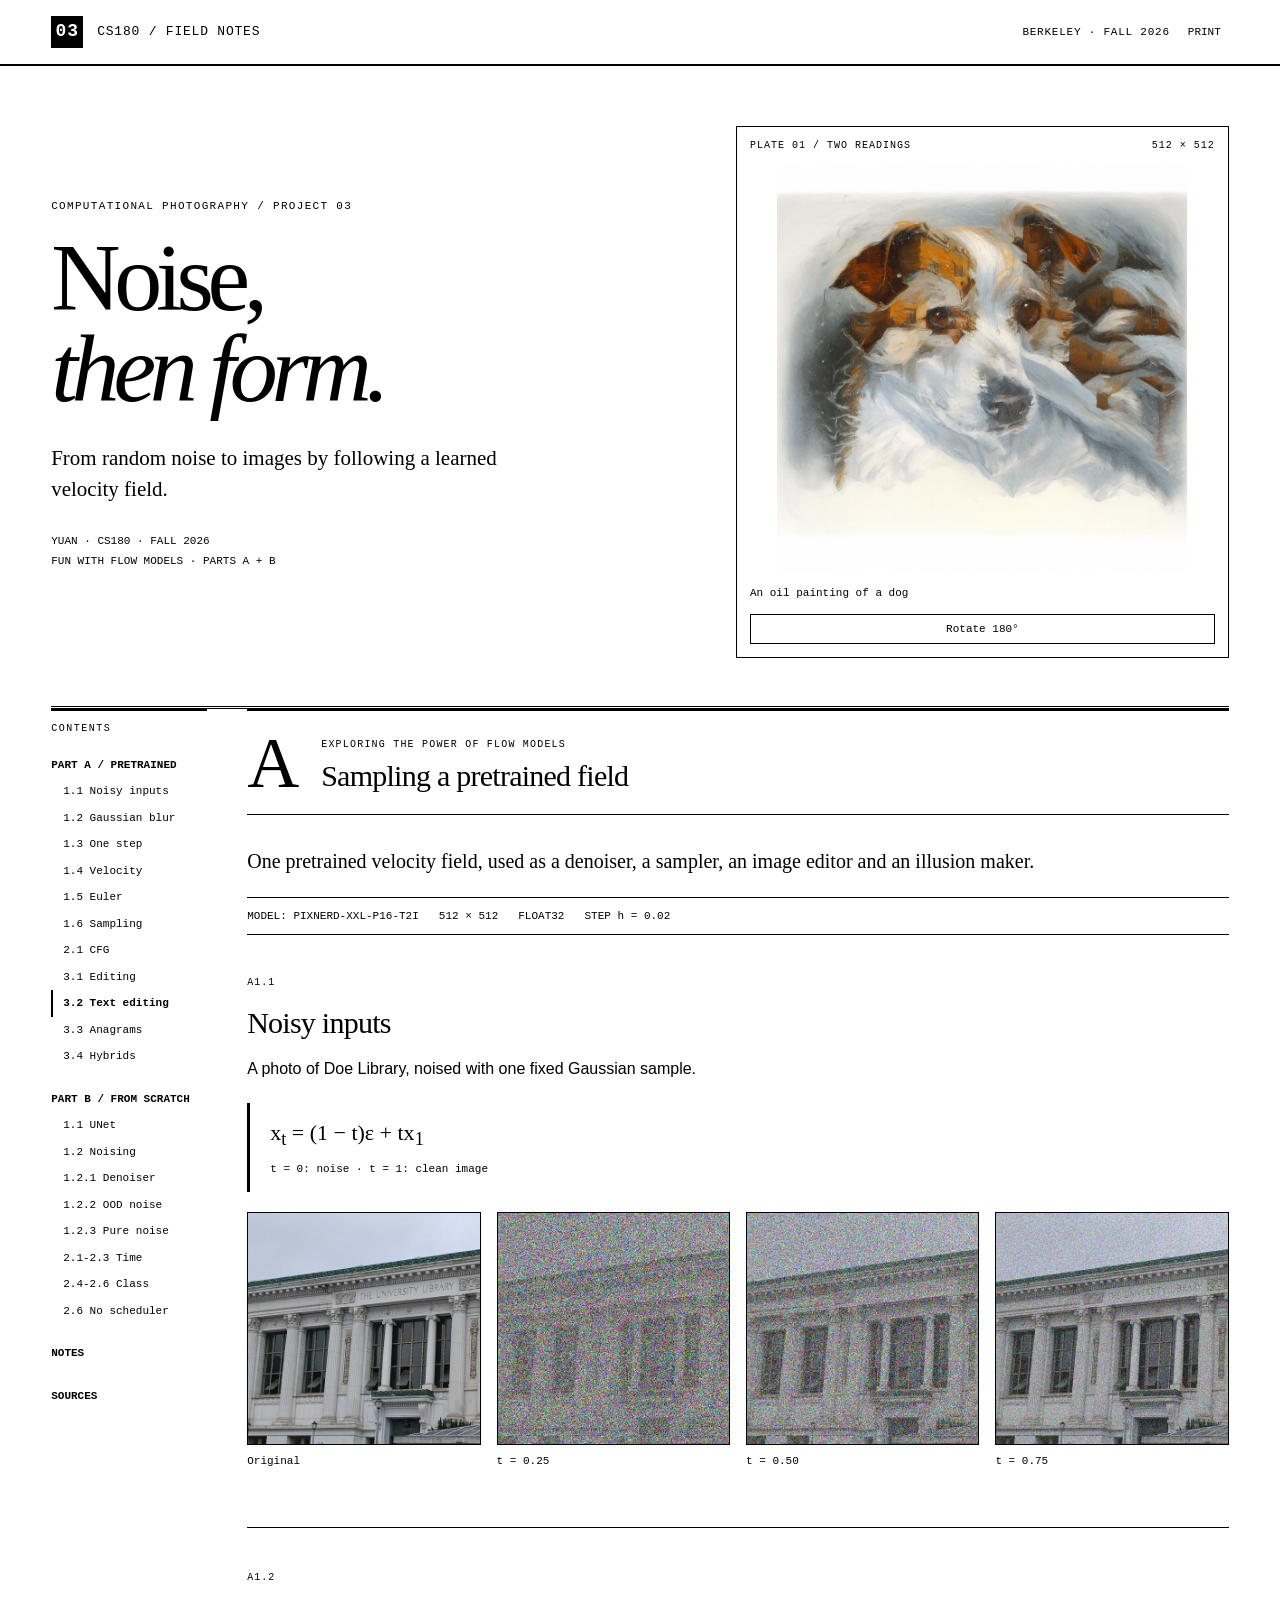
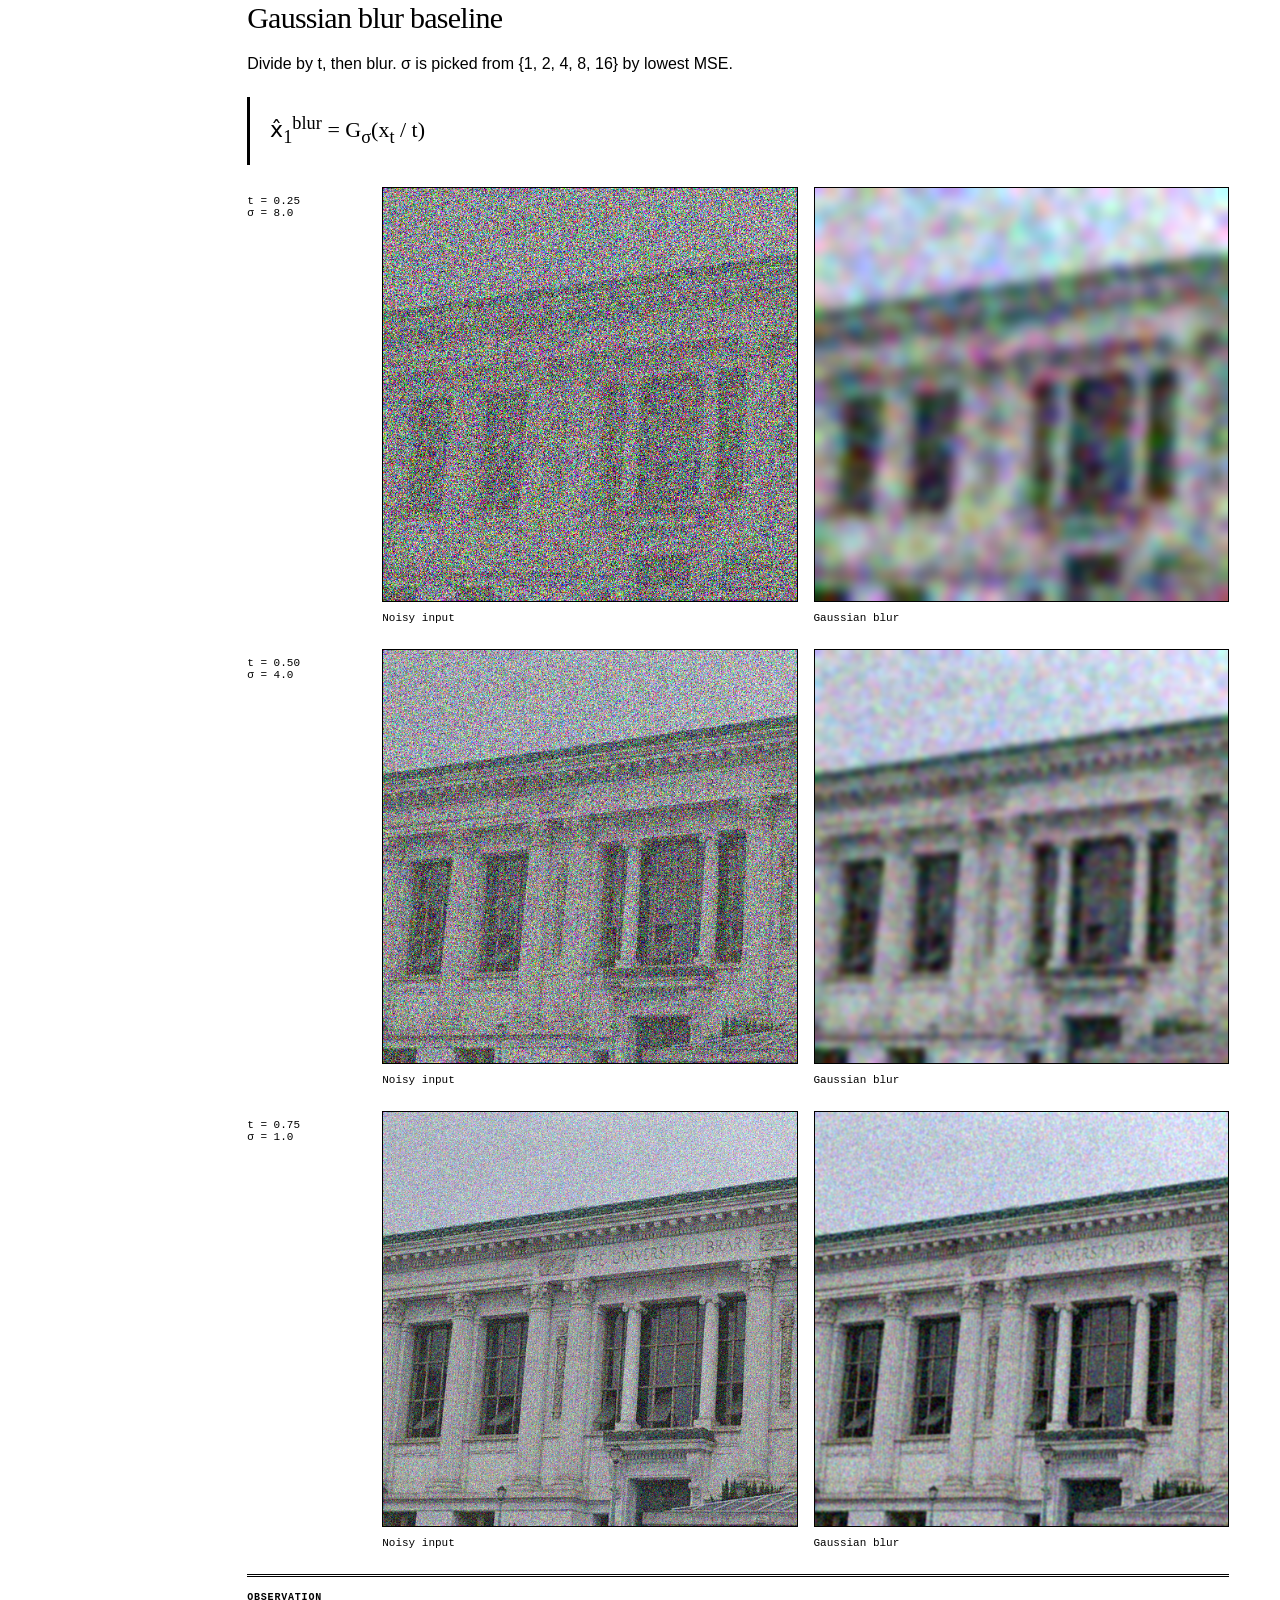
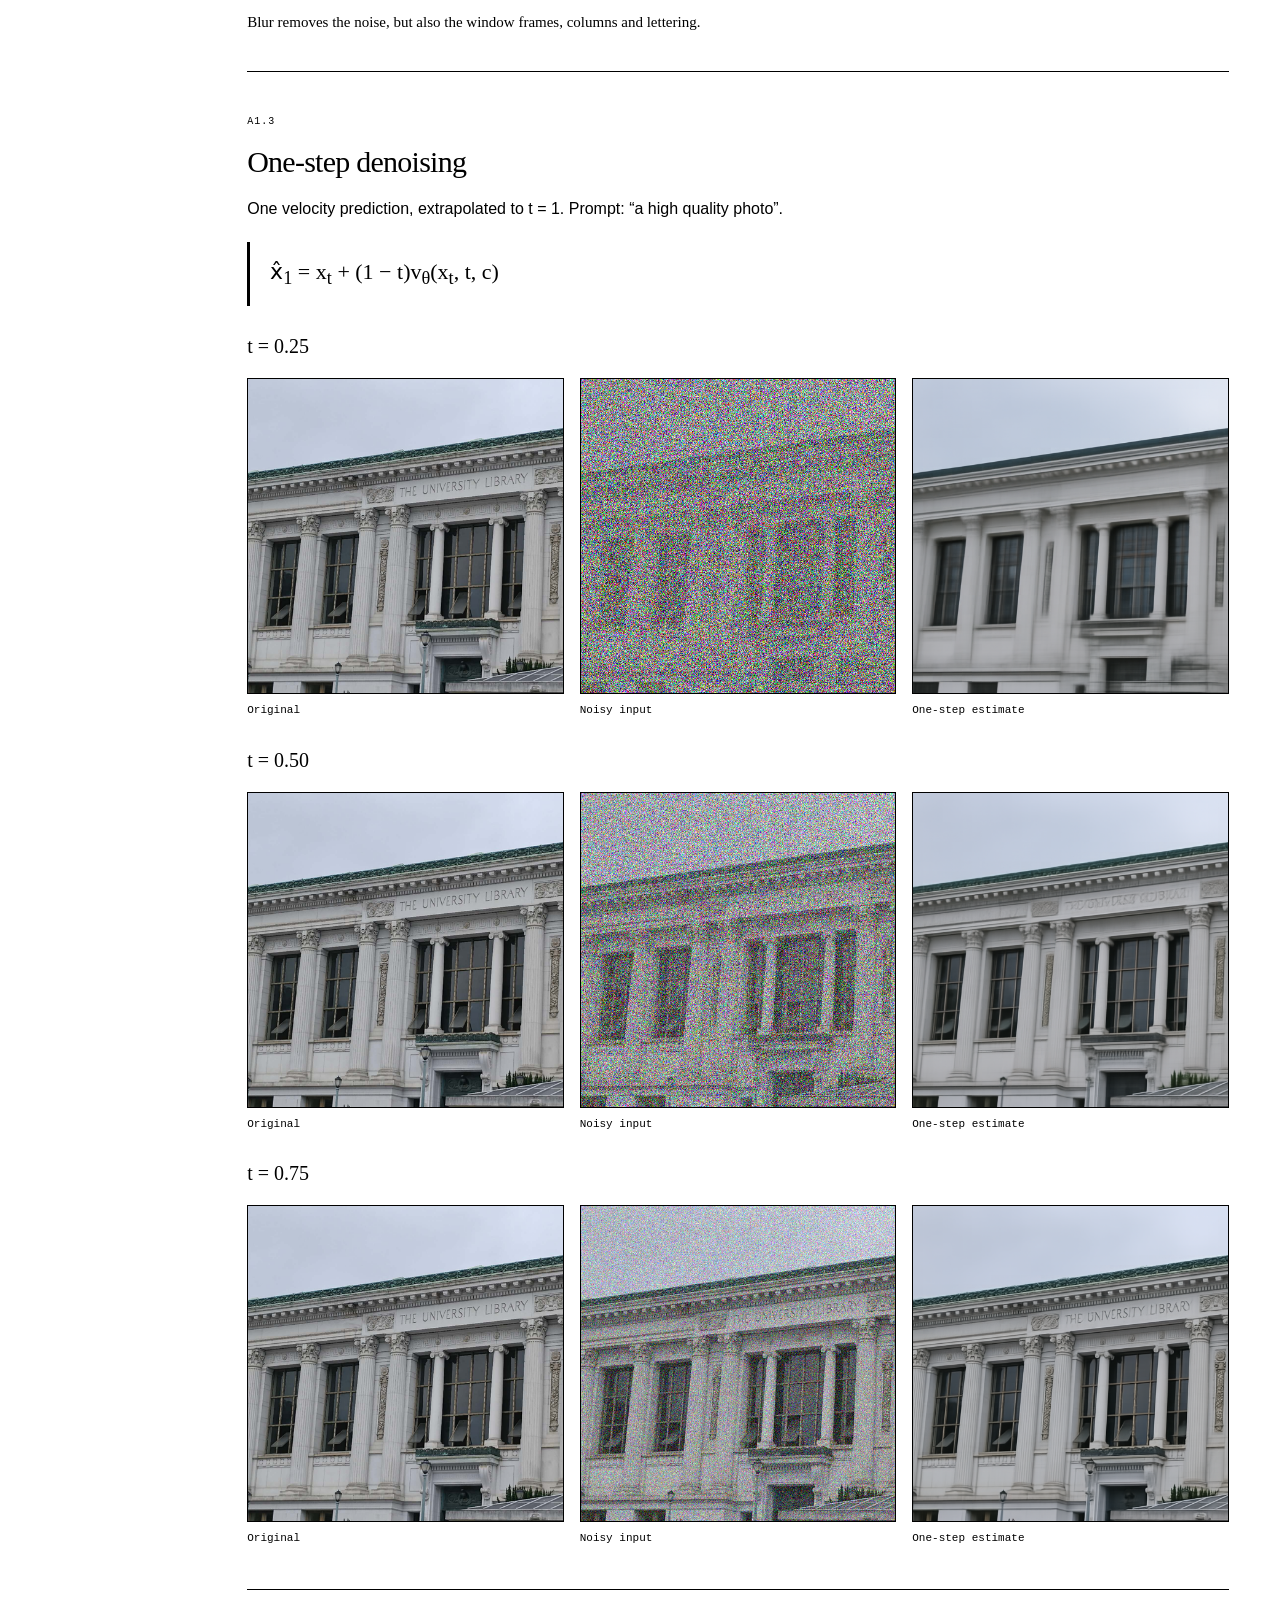
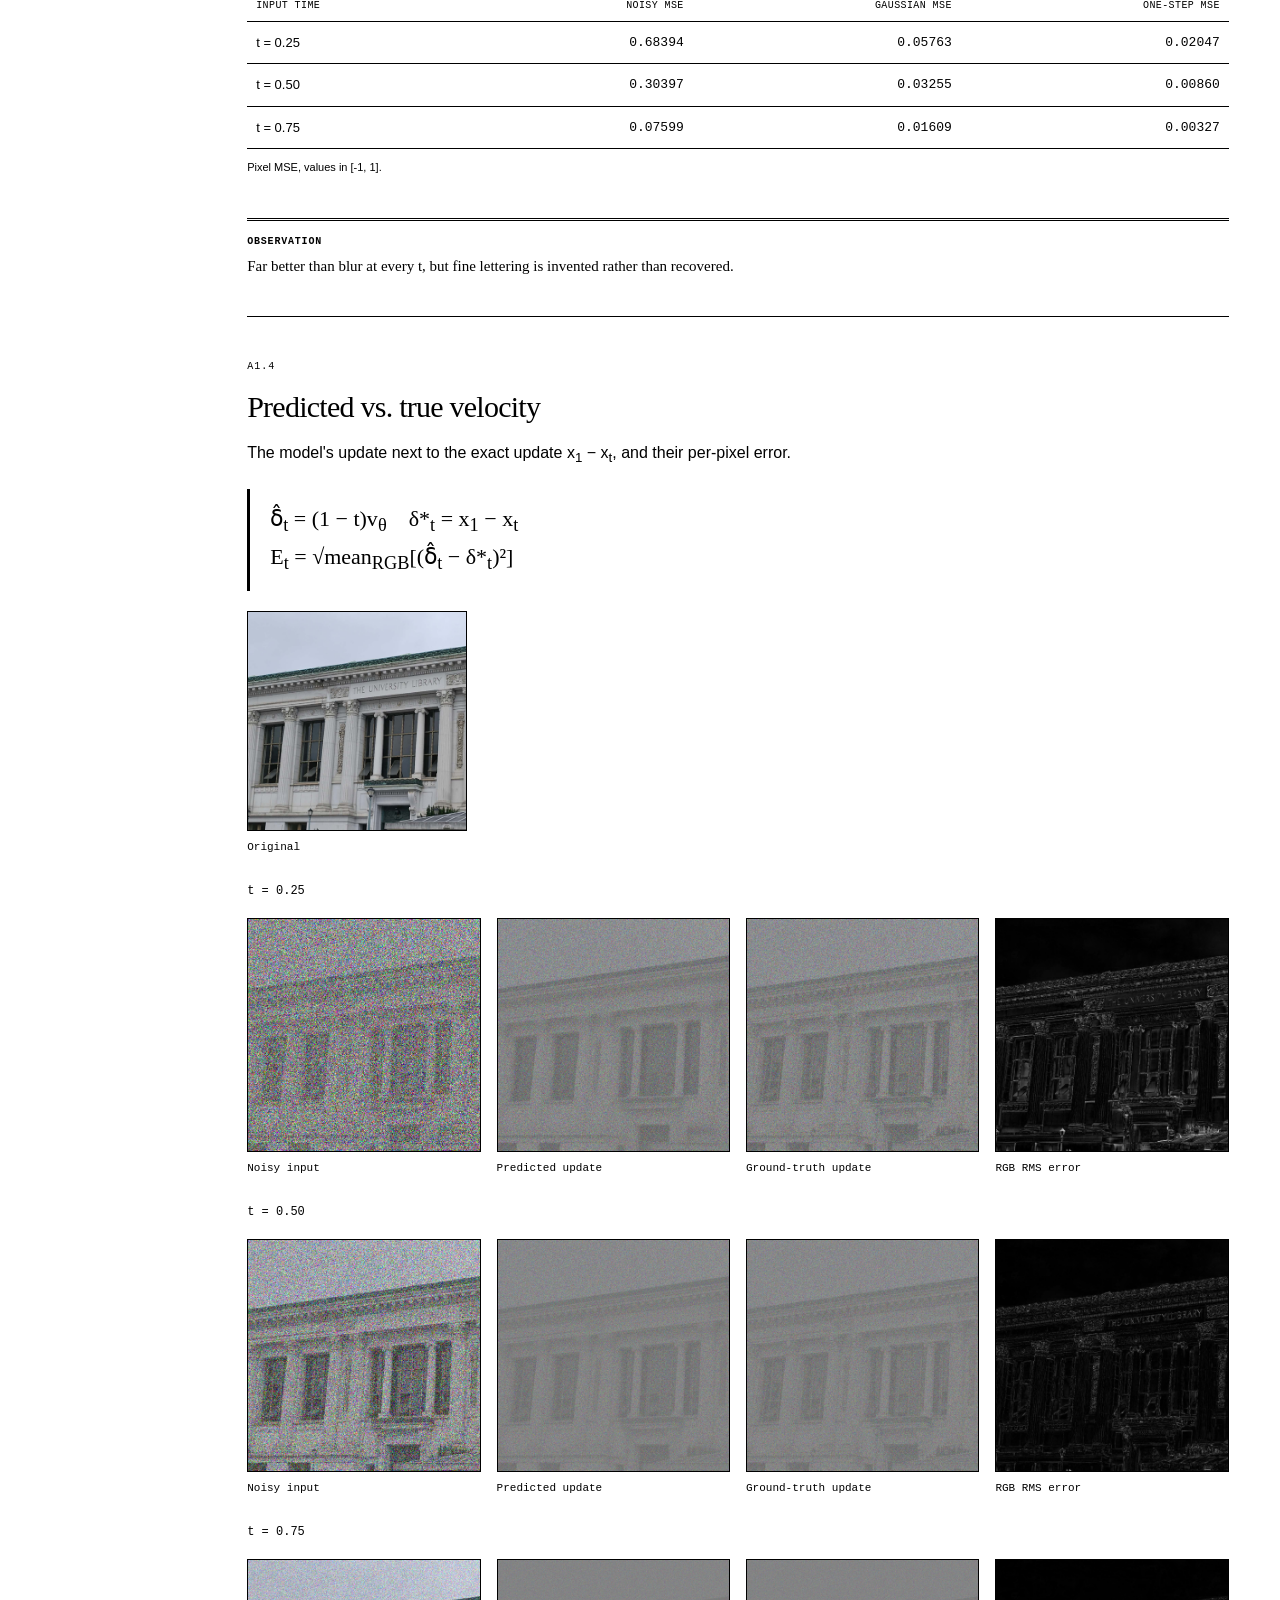
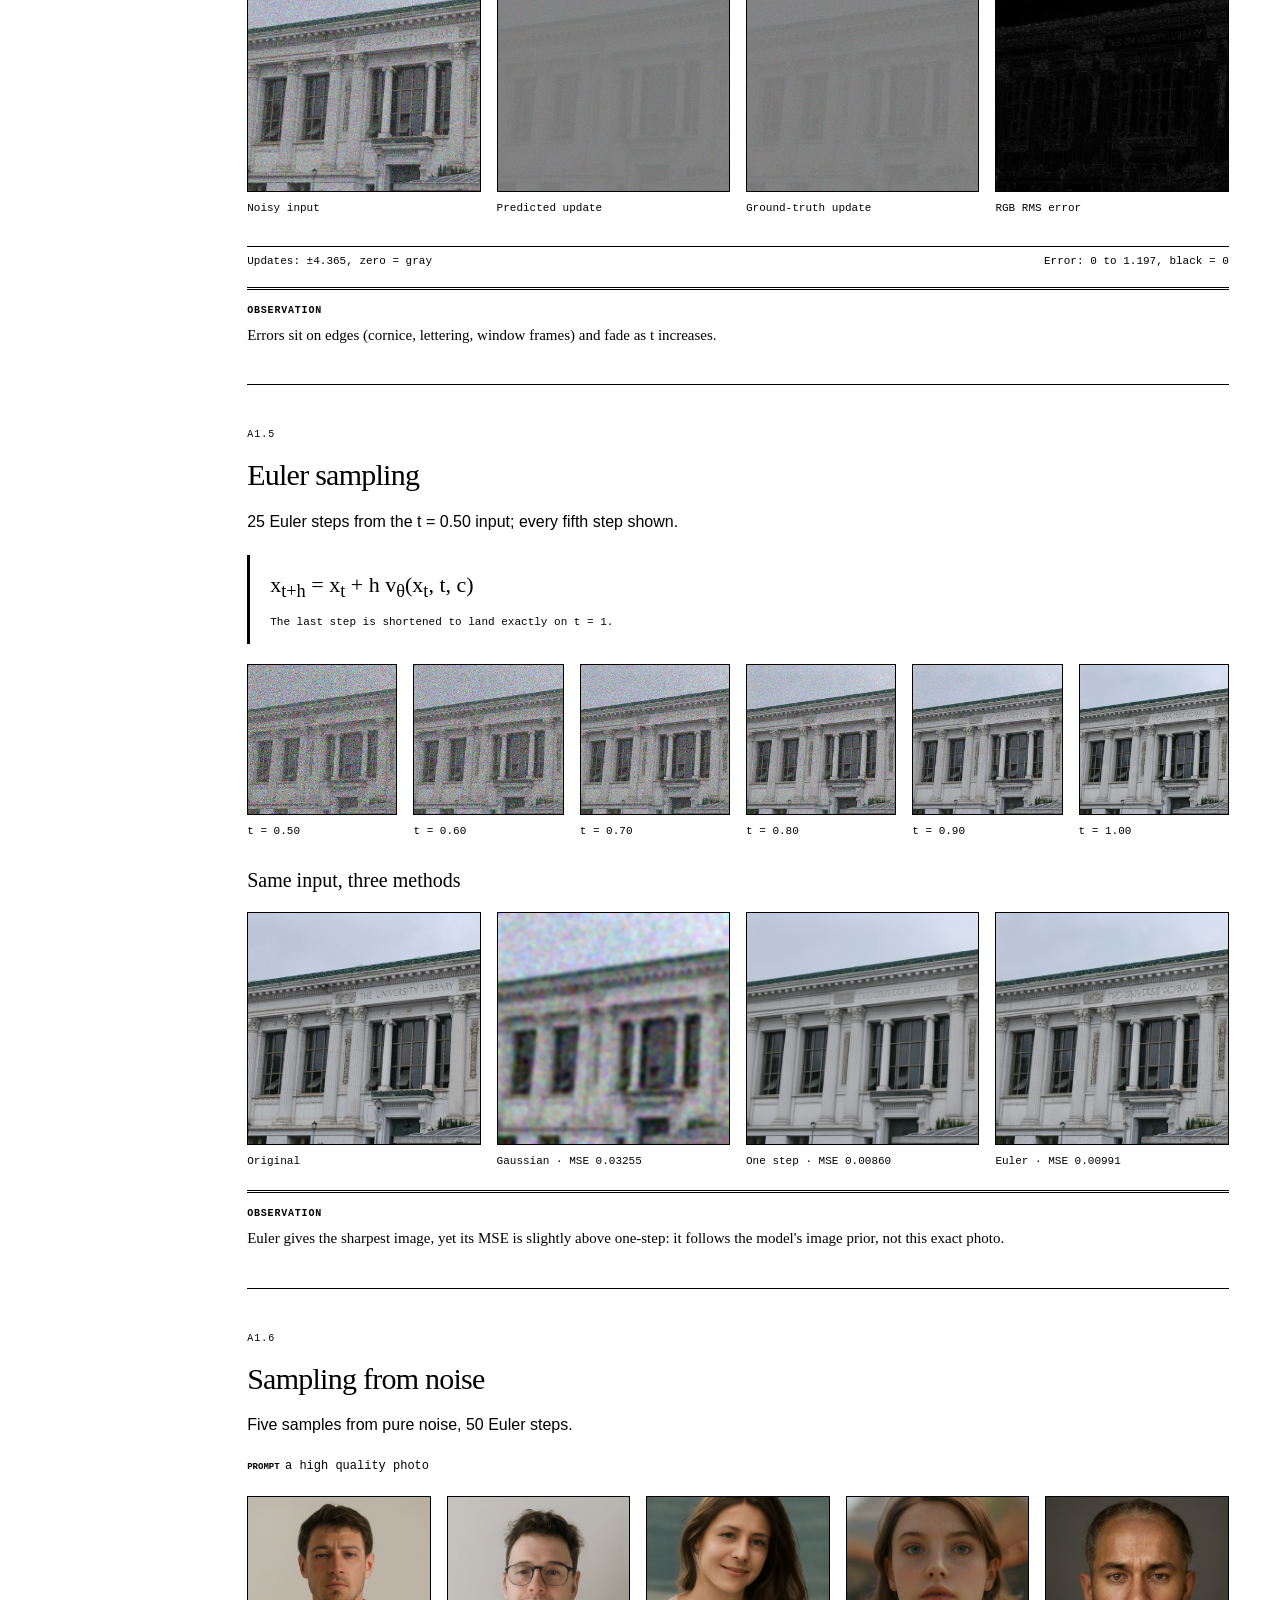
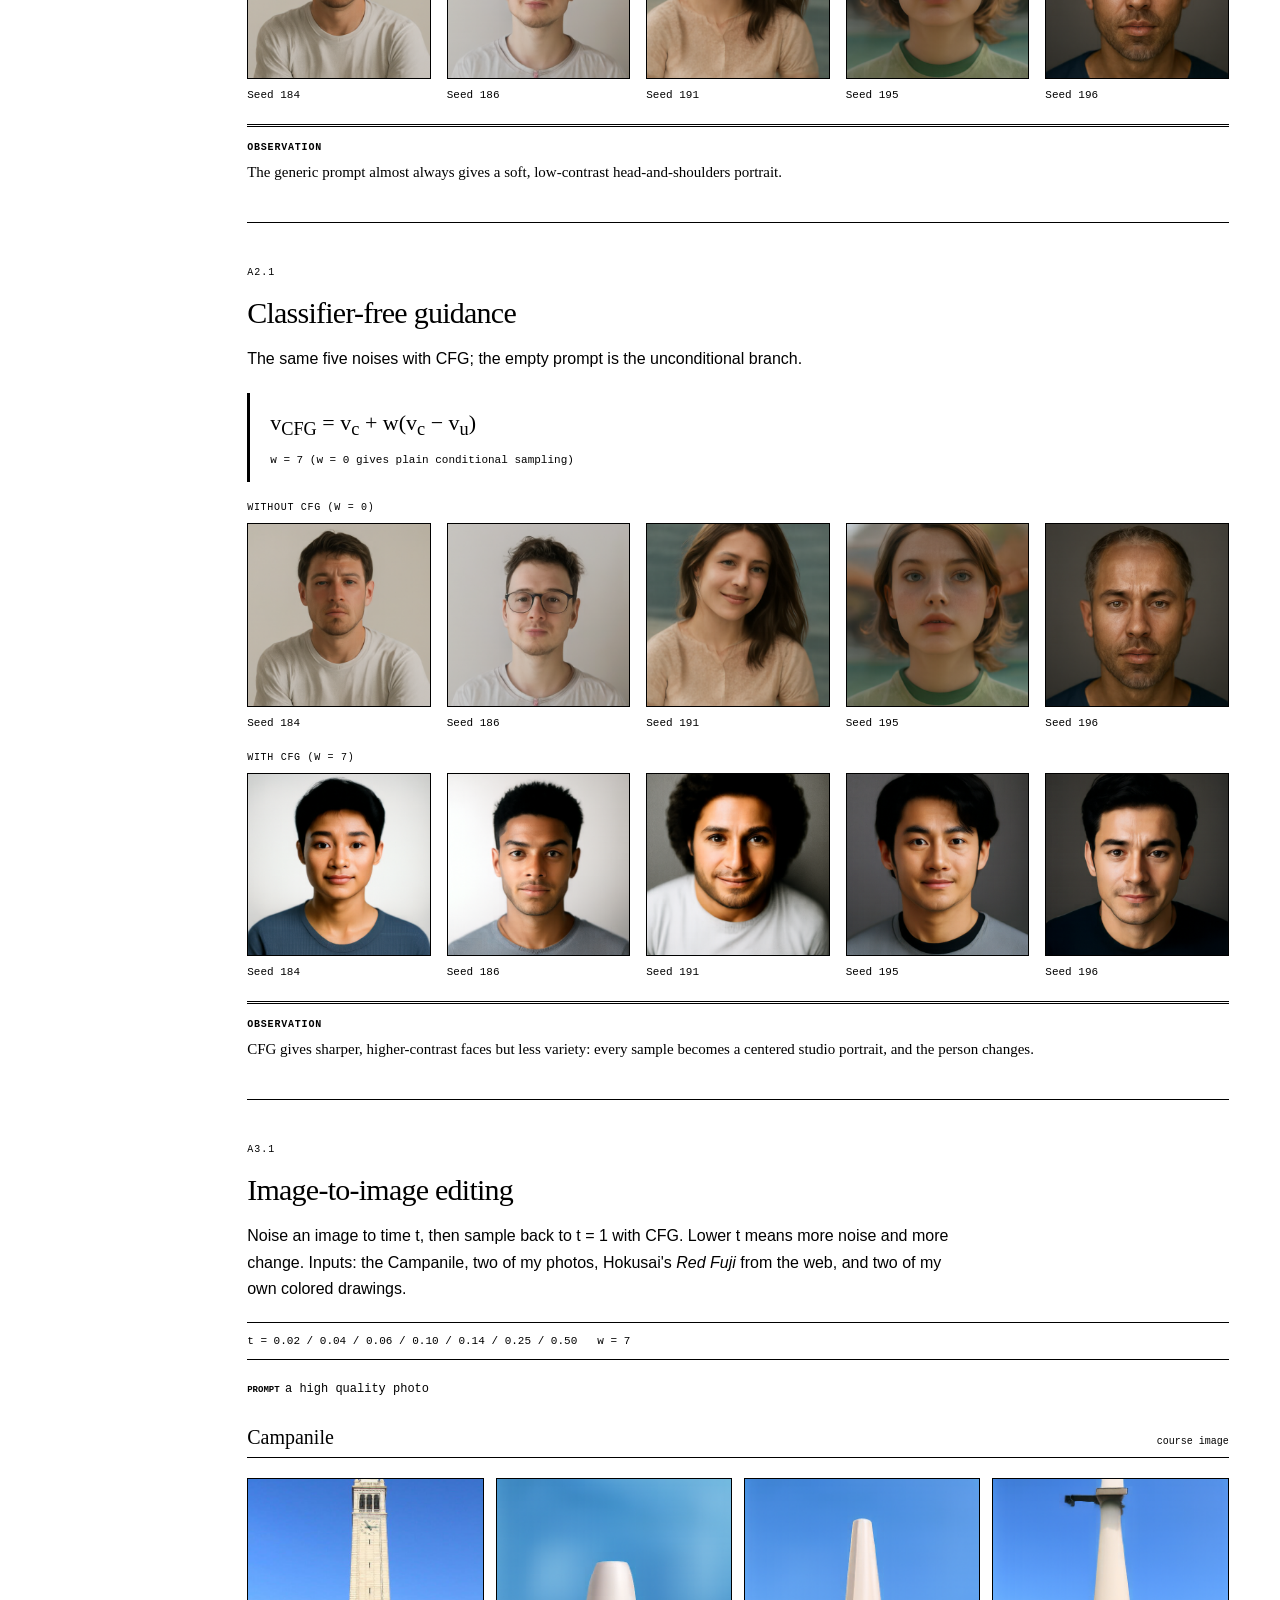
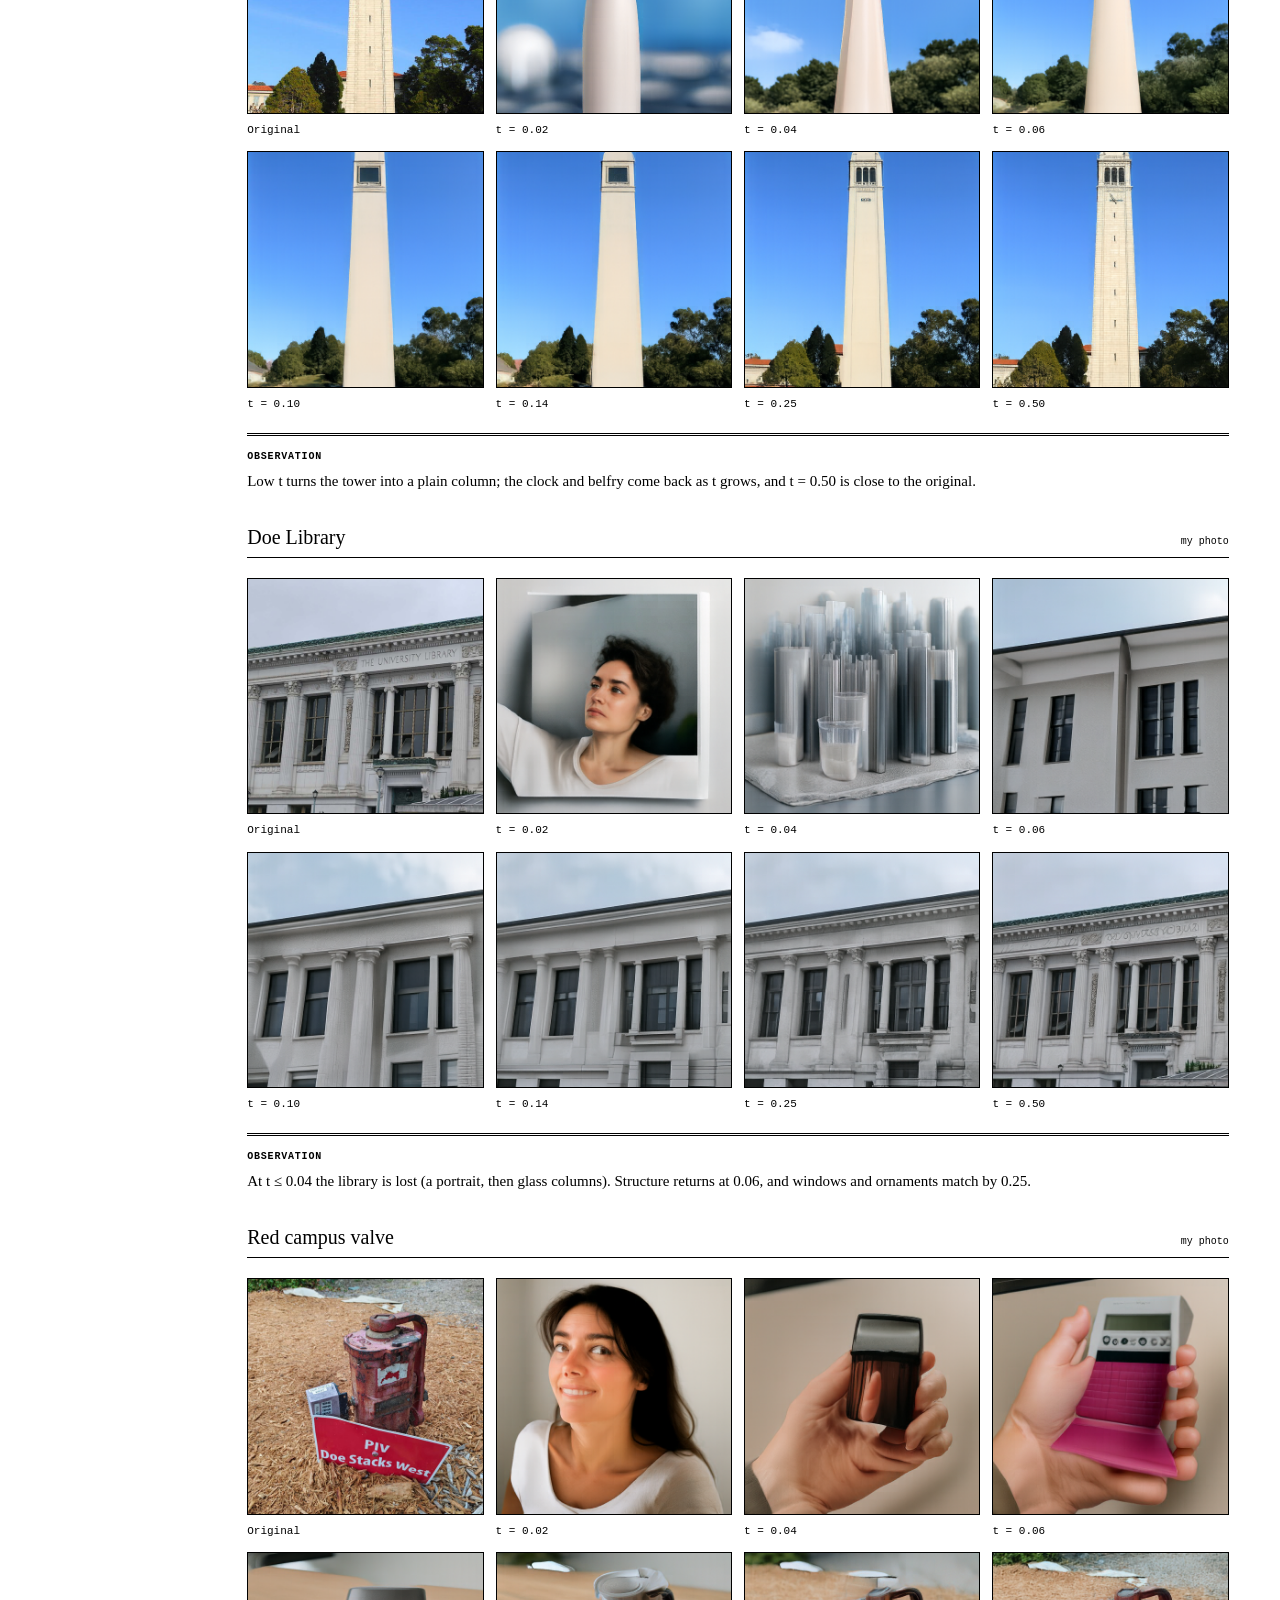
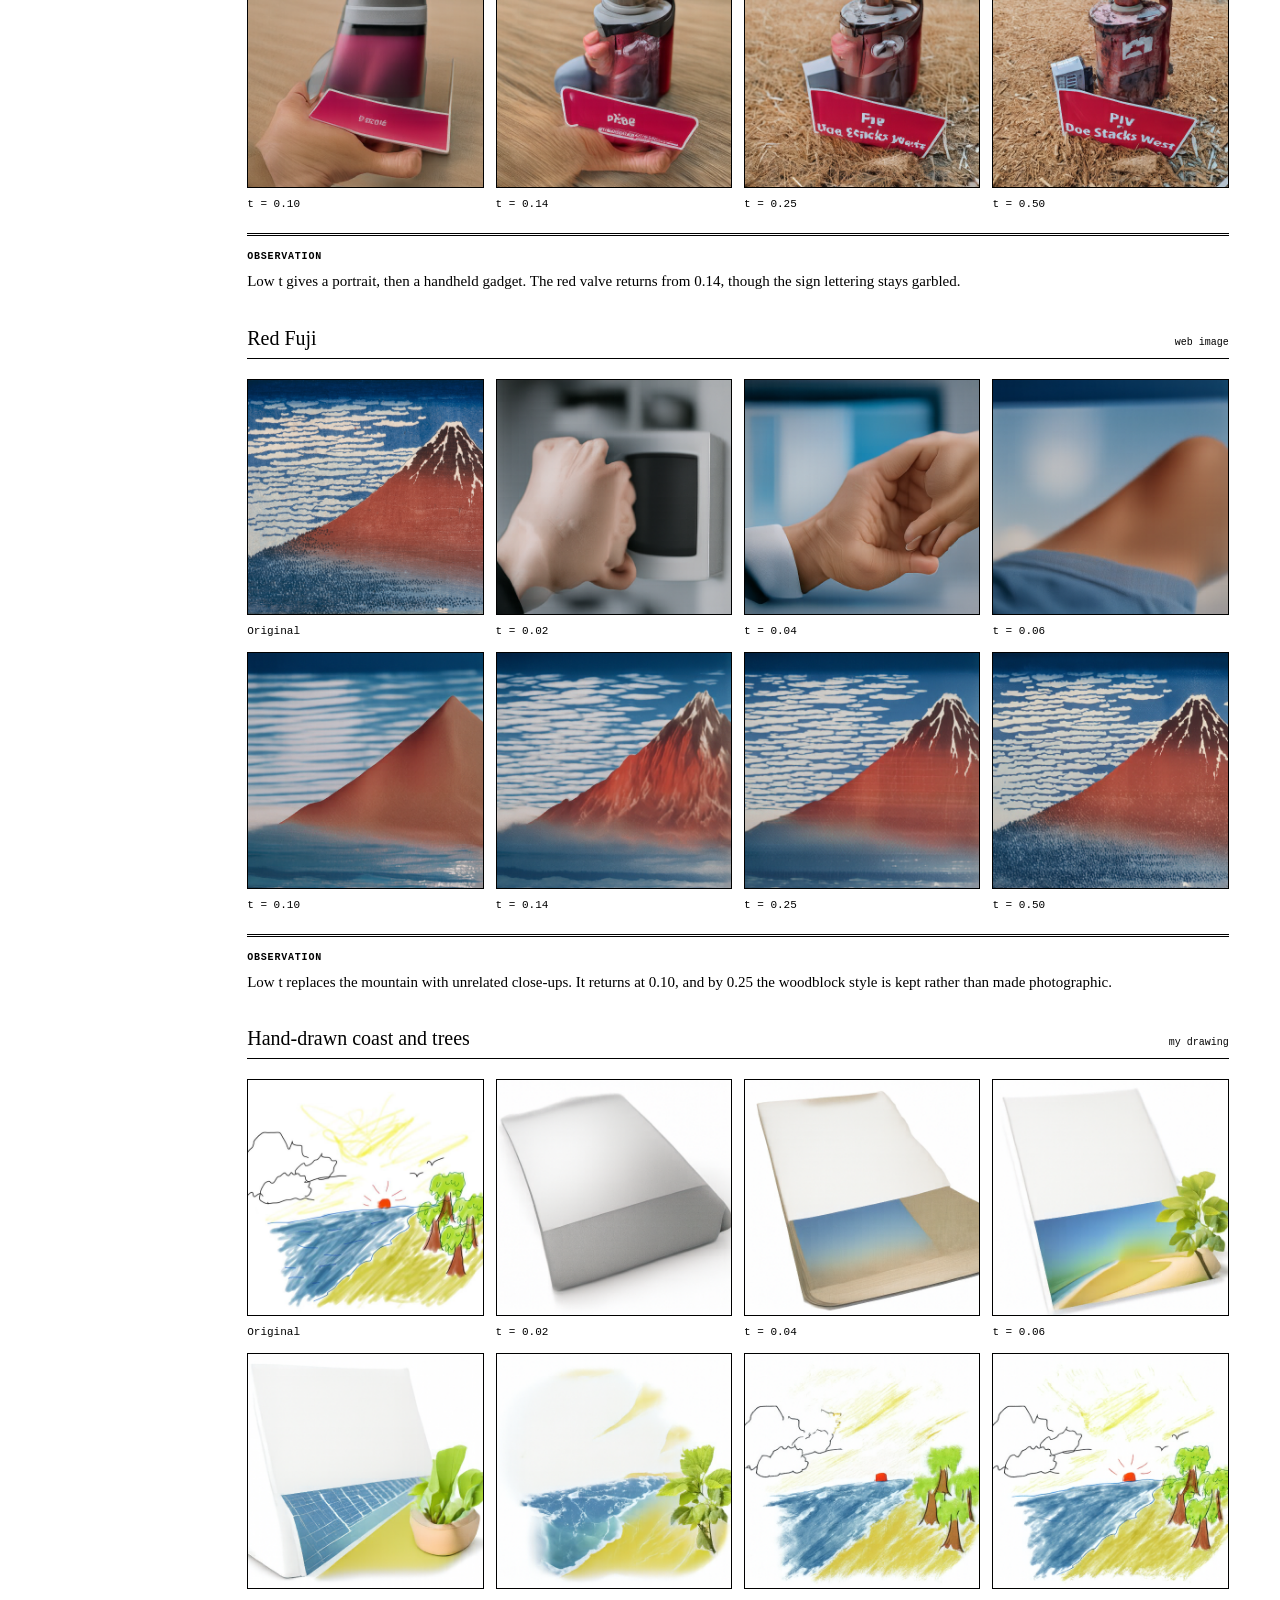
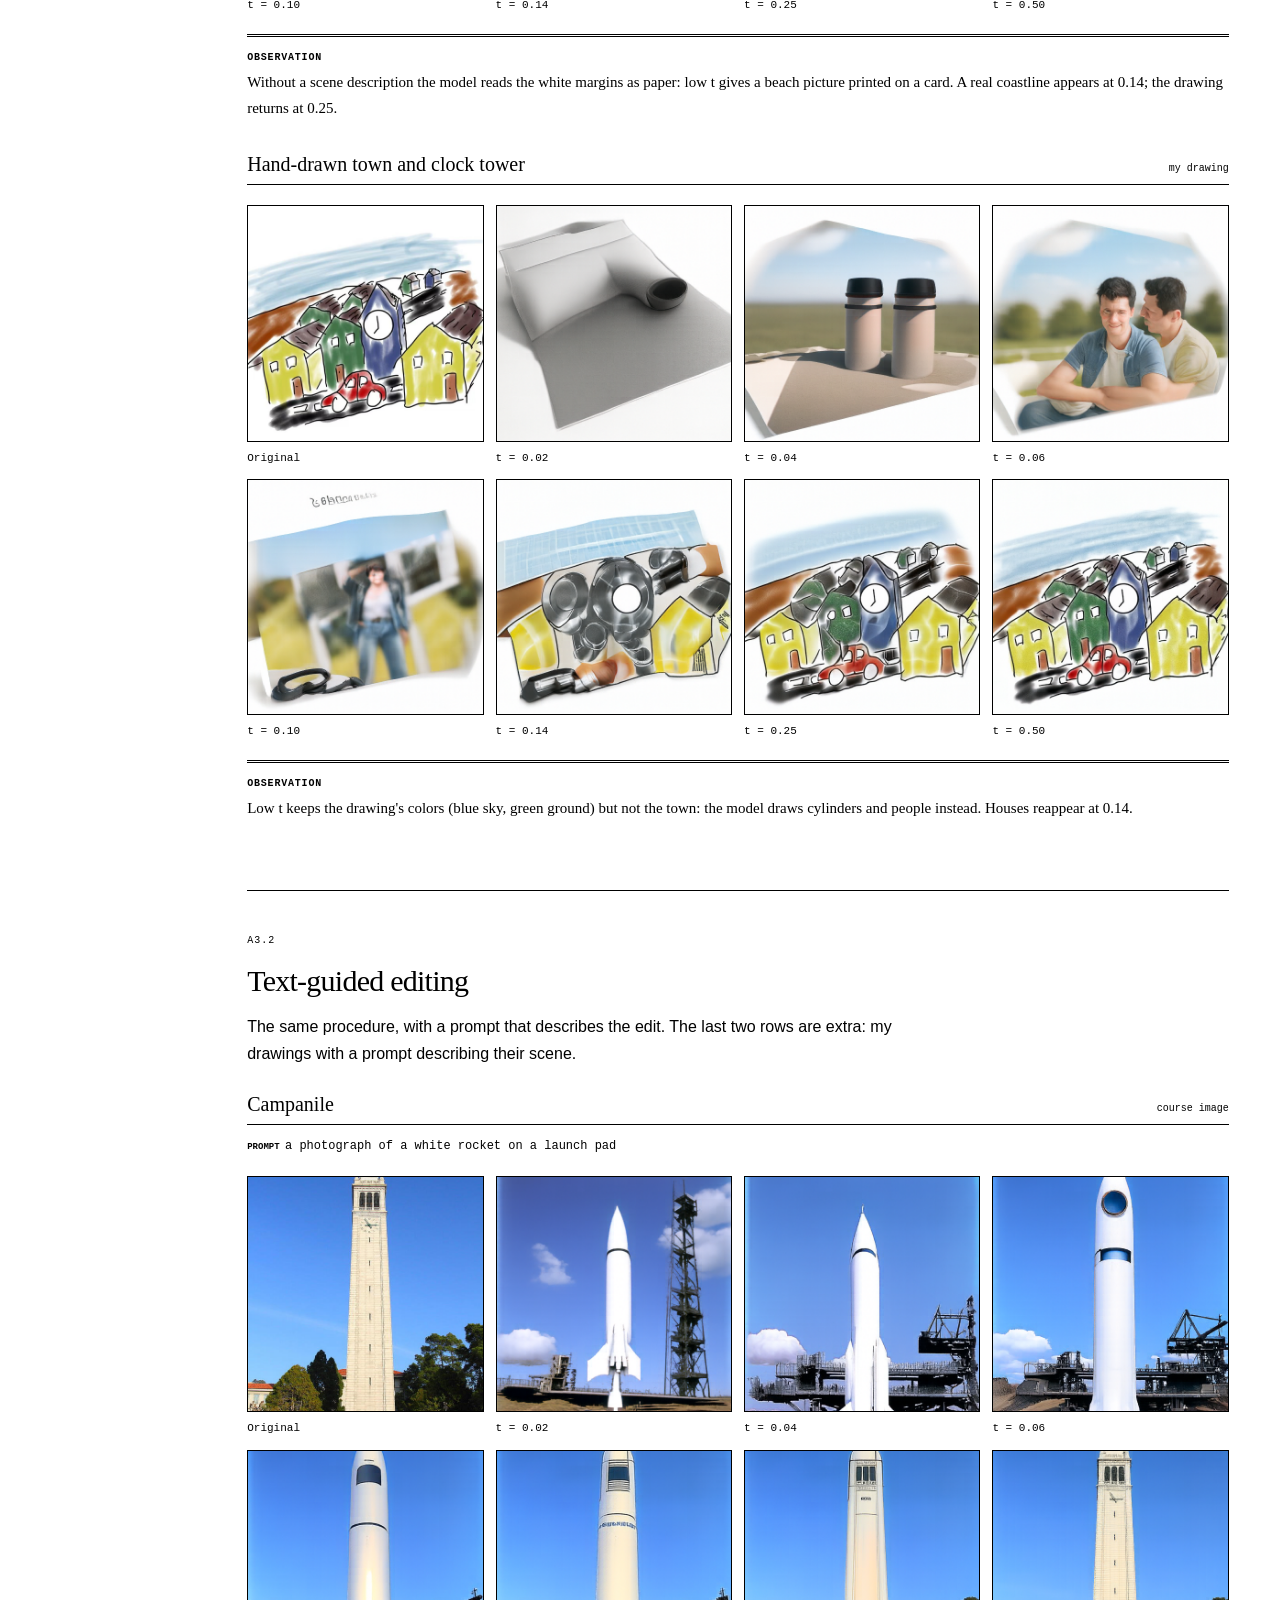
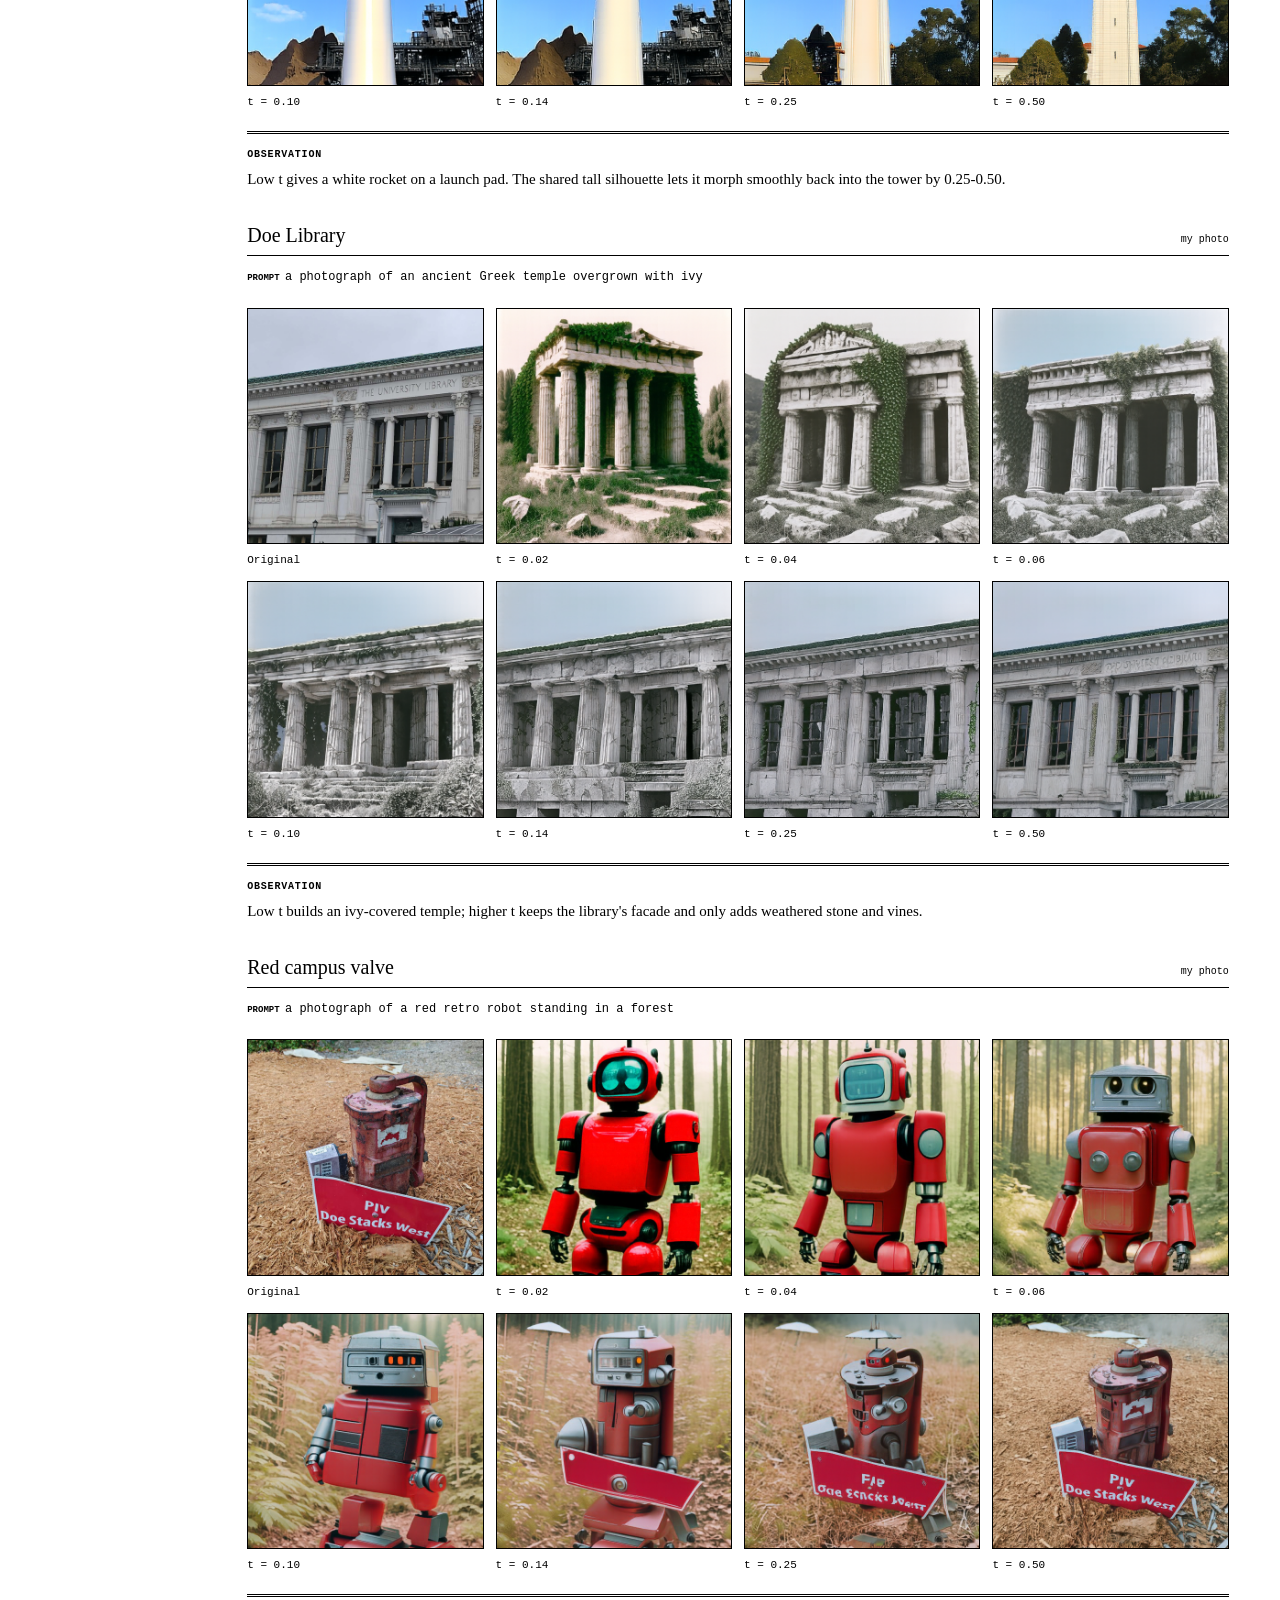
<file: static/cs180/proj3/index.html>
<!doctype html>
<html lang="en"><head><meta charset="utf-8"><meta name="viewport" content="width=device-width,initial-scale=1"><meta name="description" content="CS180 Project 3: flow matching, image editing, visual anagrams, and MNIST generation."><title>Flow Matching - CS180 Project 3 - Yuan</title><link rel="stylesheet" href="style.css"><script src="app.js" defer></script></head>
<body><header class="masthead"><a class="brand" href="#top"><span class="brand-square">03</span><span>CS180<span class="brand-long"> / FIELD NOTES</span></span></a><div class="masthead-tools"><span class="edition">BERKELEY · FALL 2026</span><button class="print-button" data-print>PRINT</button></div><div class="reading-line" aria-hidden="true"></div></header>
<div class="page" id="top"><section class="hero"><div><p class="eyebrow">Computational photography / Project 03</p><h1>Noise,<br><em>then form.</em></h1><p class="hero-deck">From random noise to images by following a learned velocity field.</p><p class="hero-meta">Yuan · CS180 · Fall 2026<br>Fun with Flow Models · Parts A + B</p></div><figure class="hero-plate"><div class="plate-tag"><span>PLATE 01 / TWO READINGS</span><span>512 × 512</span></div><img id="cover-anagram" class="experiment-image" src="assets/parta/anagram_dog_village_seed189.png" width="512" height="512" alt="Generated anagram: dog upright, snowy mountain village rotated"><figcaption id="cover-prompt">An oil painting of a dog</figcaption><button class="flip-button" data-flip="cover-anagram" data-label="cover-prompt" data-upright-prompt="An oil painting of a dog" data-rotated-prompt="An oil painting of a snowy mountain village" aria-pressed="false">Rotate 180°</button></figure></section>
<details class="mobile-toc"><summary>CONTENTS / Navigate the report</summary><a href="#part-a" class="toc-chapter">PART A / PRETRAINED</a><a href="#a11" class="">1.1  Noisy inputs</a><a href="#a12" class="">1.2  Gaussian blur</a><a href="#a13" class="">1.3  One step</a><a href="#a14" class="">1.4  Velocity</a><a href="#a15" class="">1.5  Euler</a><a href="#a16" class="">1.6  Sampling</a><a href="#a21" class="">2.1  CFG</a><a href="#a31" class="">3.1  Editing</a><a href="#a32" class="">3.2  Text editing</a><a href="#a33" class="">3.3  Anagrams</a><a href="#a34" class="">3.4  Hybrids</a><a href="#part-b" class="toc-chapter">PART B / FROM SCRATCH</a><a href="#b11" class="">1.1  UNet</a><a href="#b12" class="">1.2  Noising</a><a href="#b121" class="">1.2.1  Denoiser</a><a href="#b122" class="">1.2.2  OOD noise</a><a href="#b123" class="">1.2.3  Pure noise</a><a href="#b21" class="">2.1-2.3  Time</a><a href="#b24" class="">2.4-2.6  Class</a><a href="#b26" class="">2.6  No scheduler</a><a href="#methods" class="toc-chapter">NOTES</a><a href="#sources" class="toc-chapter">SOURCES</a></details><div class="report-layout"><nav class="toc" aria-label="Table of contents"><div class="toc-title">CONTENTS</div><a href="#part-a" class="toc-chapter">PART A / PRETRAINED</a><a href="#a11" class="">1.1  Noisy inputs</a><a href="#a12" class="">1.2  Gaussian blur</a><a href="#a13" class="">1.3  One step</a><a href="#a14" class="">1.4  Velocity</a><a href="#a15" class="">1.5  Euler</a><a href="#a16" class="">1.6  Sampling</a><a href="#a21" class="">2.1  CFG</a><a href="#a31" class="">3.1  Editing</a><a href="#a32" class="">3.2  Text editing</a><a href="#a33" class="">3.3  Anagrams</a><a href="#a34" class="">3.4  Hybrids</a><a href="#part-b" class="toc-chapter">PART B / FROM SCRATCH</a><a href="#b11" class="">1.1  UNet</a><a href="#b12" class="">1.2  Noising</a><a href="#b121" class="">1.2.1  Denoiser</a><a href="#b122" class="">1.2.2  OOD noise</a><a href="#b123" class="">1.2.3  Pure noise</a><a href="#b21" class="">2.1-2.3  Time</a><a href="#b24" class="">2.4-2.6  Class</a><a href="#b26" class="">2.6  No scheduler</a><a href="#methods" class="toc-chapter">NOTES</a><a href="#sources" class="toc-chapter">SOURCES</a></nav><main>
<article class="chapter" id="part-a"><header class="chapter-heading"><span class="chapter-letter">A</span><div><p class="eyebrow">Exploring the power of flow models</p><h2>Sampling a pretrained field</h2></div></header><p class="intro">One pretrained velocity field, used as a denoiser, a sampler, an image editor and an illusion maker.</p><div class="parameter-strip"><span>MODEL: PIXNERD-XXL-P16-T2I</span><span>512 × 512</span><span>FLOAT32</span><span>STEP h = 0.02</span></div><section class="section" id="a11" data-coverage="A1.1"><div class="section-title"><p class="section-kicker">A1.1</p><h3>Noisy inputs</h3></div>
      <p>A photo of Doe Library, noised with one fixed Gaussian sample.</p>
      <div class="equation">x<sub>t</sub> = (1 − t)ε + tx<sub>1</sub><span class="explanation">t = 0: noise · t = 1: clean image</span></div>
      <div class="figure-grid columns-4"><figure class="figure" data-figure="original_campus"><button class="image-button" data-enlarge aria-label="Enlarge: Original"><img class="experiment-image" src="assets/parta/original_campus.png" width="512" height="512" alt="Original" loading="lazy"></button><figcaption>Original</figcaption></figure><figure class="figure" data-figure="noisy_t025"><button class="image-button" data-enlarge aria-label="Enlarge: t = 0.25"><img class="experiment-image" src="assets/parta/noisy_t025.png" width="512" height="512" alt="t = 0.25" loading="lazy"></button><figcaption>t = 0.25</figcaption></figure><figure class="figure" data-figure="noisy_t050"><button class="image-button" data-enlarge aria-label="Enlarge: t = 0.50"><img class="experiment-image" src="assets/parta/noisy_t050.png" width="512" height="512" alt="t = 0.50" loading="lazy"></button><figcaption>t = 0.50</figcaption></figure><figure class="figure" data-figure="noisy_t075"><button class="image-button" data-enlarge aria-label="Enlarge: t = 0.75"><img class="experiment-image" src="assets/parta/noisy_t075.png" width="512" height="512" alt="t = 0.75" loading="lazy"></button><figcaption>t = 0.75</figcaption></figure></div></section><section class="section" id="a12" data-coverage="A1.2"><div class="section-title"><p class="section-kicker">A1.2</p><h3>Gaussian blur baseline</h3></div>
      <p>Divide by t, then blur. σ is picked from {1, 2, 4, 8, 16} by lowest MSE.</p>
      <div class="equation">x̂<sub>1</sub><sup>blur</sup> = G<sub>σ</sub>(x<sub>t</sub> / t)</div><div class="paired-row"><div class="row-title">t = 0.25<br>σ = 8.0</div><div class="figure-grid columns-2"><figure class="figure" data-figure="noisy_t025"><button class="image-button" data-enlarge aria-label="Enlarge: Noisy input"><img class="experiment-image" src="assets/parta/noisy_t025.png" width="512" height="512" alt="Noisy input" loading="lazy"></button><figcaption>Noisy input</figcaption></figure><figure class="figure" data-figure="blurred_t025"><button class="image-button" data-enlarge aria-label="Enlarge: Gaussian blur"><img class="experiment-image" src="assets/parta/blurred_t025.png" width="512" height="512" alt="Gaussian blur" loading="lazy"></button><figcaption>Gaussian blur</figcaption></figure></div></div><div class="paired-row"><div class="row-title">t = 0.50<br>σ = 4.0</div><div class="figure-grid columns-2"><figure class="figure" data-figure="noisy_t050"><button class="image-button" data-enlarge aria-label="Enlarge: Noisy input"><img class="experiment-image" src="assets/parta/noisy_t050.png" width="512" height="512" alt="Noisy input" loading="lazy"></button><figcaption>Noisy input</figcaption></figure><figure class="figure" data-figure="blurred_t050"><button class="image-button" data-enlarge aria-label="Enlarge: Gaussian blur"><img class="experiment-image" src="assets/parta/blurred_t050.png" width="512" height="512" alt="Gaussian blur" loading="lazy"></button><figcaption>Gaussian blur</figcaption></figure></div></div><div class="paired-row"><div class="row-title">t = 0.75<br>σ = 1.0</div><div class="figure-grid columns-2"><figure class="figure" data-figure="noisy_t075"><button class="image-button" data-enlarge aria-label="Enlarge: Noisy input"><img class="experiment-image" src="assets/parta/noisy_t075.png" width="512" height="512" alt="Noisy input" loading="lazy"></button><figcaption>Noisy input</figcaption></figure><figure class="figure" data-figure="blurred_t075"><button class="image-button" data-enlarge aria-label="Enlarge: Gaussian blur"><img class="experiment-image" src="assets/parta/blurred_t075.png" width="512" height="512" alt="Gaussian blur" loading="lazy"></button><figcaption>Gaussian blur</figcaption></figure></div></div>
      <div class="observation"><strong>Observation</strong>Blur removes the noise, but also the window frames, columns and lettering.</div></section><section class="section" id="a13" data-coverage="A1.3"><div class="section-title"><p class="section-kicker">A1.3</p><h3>One-step denoising</h3></div>
      <p>One velocity prediction, extrapolated to t = 1. Prompt: <q>a high quality photo</q>.</p>
      <div class="equation">x̂<sub>1</sub> = x<sub>t</sub> + (1 − t)v<sub>θ</sub>(x<sub>t</sub>, t, c)</div><h4>t = 0.25</h4><div class="figure-grid columns-3"><figure class="figure" data-figure="original_campus"><button class="image-button" data-enlarge aria-label="Enlarge: Original"><img class="experiment-image" src="assets/parta/original_campus.png" width="512" height="512" alt="Original" loading="lazy"></button><figcaption>Original</figcaption></figure><figure class="figure" data-figure="noisy_t025"><button class="image-button" data-enlarge aria-label="Enlarge: Noisy input"><img class="experiment-image" src="assets/parta/noisy_t025.png" width="512" height="512" alt="Noisy input" loading="lazy"></button><figcaption>Noisy input</figcaption></figure><figure class="figure" data-figure="one_step_t025"><button class="image-button" data-enlarge aria-label="Enlarge: One-step estimate"><img class="experiment-image" src="assets/parta/one_step_t025.png" width="512" height="512" alt="One-step estimate" loading="lazy"></button><figcaption>One-step estimate</figcaption></figure></div><h4>t = 0.50</h4><div class="figure-grid columns-3"><figure class="figure" data-figure="original_campus"><button class="image-button" data-enlarge aria-label="Enlarge: Original"><img class="experiment-image" src="assets/parta/original_campus.png" width="512" height="512" alt="Original" loading="lazy"></button><figcaption>Original</figcaption></figure><figure class="figure" data-figure="noisy_t050"><button class="image-button" data-enlarge aria-label="Enlarge: Noisy input"><img class="experiment-image" src="assets/parta/noisy_t050.png" width="512" height="512" alt="Noisy input" loading="lazy"></button><figcaption>Noisy input</figcaption></figure><figure class="figure" data-figure="one_step_t050"><button class="image-button" data-enlarge aria-label="Enlarge: One-step estimate"><img class="experiment-image" src="assets/parta/one_step_t050.png" width="512" height="512" alt="One-step estimate" loading="lazy"></button><figcaption>One-step estimate</figcaption></figure></div><h4>t = 0.75</h4><div class="figure-grid columns-3"><figure class="figure" data-figure="original_campus"><button class="image-button" data-enlarge aria-label="Enlarge: Original"><img class="experiment-image" src="assets/parta/original_campus.png" width="512" height="512" alt="Original" loading="lazy"></button><figcaption>Original</figcaption></figure><figure class="figure" data-figure="noisy_t075"><button class="image-button" data-enlarge aria-label="Enlarge: Noisy input"><img class="experiment-image" src="assets/parta/noisy_t075.png" width="512" height="512" alt="Noisy input" loading="lazy"></button><figcaption>Noisy input</figcaption></figure><figure class="figure" data-figure="one_step_t075"><button class="image-button" data-enlarge aria-label="Enlarge: One-step estimate"><img class="experiment-image" src="assets/parta/one_step_t075.png" width="512" height="512" alt="One-step estimate" loading="lazy"></button><figcaption>One-step estimate</figcaption></figure></div>
      <div class="table-scroll"><table class="result-table"><thead><tr><th>Input time</th><th class="numeric">Noisy MSE</th><th class="numeric">Gaussian MSE</th><th class="numeric">One-step MSE</th></tr></thead><tbody><tr><td>t = 0.25</td><td class="numeric">0.68394</td><td class="numeric">0.05763</td><td class="numeric">0.02047</td></tr><tr><td>t = 0.50</td><td class="numeric">0.30397</td><td class="numeric">0.03255</td><td class="numeric">0.00860</td></tr><tr><td>t = 0.75</td><td class="numeric">0.07599</td><td class="numeric">0.01609</td><td class="numeric">0.00327</td></tr></tbody><caption>Pixel MSE, values in [-1, 1].</caption></table></div>
      <div class="observation"><strong>Observation</strong>Far better than blur at every t, but fine lettering is invented rather than recovered.</div></section><section class="section" id="a14" data-coverage="A1.4"><div class="section-title"><p class="section-kicker">A1.4</p><h3>Predicted vs. true velocity</h3></div>
      <p>The model's update next to the exact update x<sub>1</sub> − x<sub>t</sub>, and their per-pixel error.</p>
      <div class="equation">δ̂<sub>t</sub> = (1 − t)v<sub>θ</sub> &nbsp;&nbsp; δ*<sub>t</sub> = x<sub>1</sub> − x<sub>t</sub><br>E<sub>t</sub> = √mean<sub>RGB</sub>[(δ̂<sub>t</sub> − δ*<sub>t</sub>)²]</div>
      <div style="max-width:220px"><figure class="figure" data-figure="original_campus"><button class="image-button" data-enlarge aria-label="Enlarge: Original"><img class="experiment-image" src="assets/parta/original_campus.png" width="512" height="512" alt="Original" loading="lazy"></button><figcaption>Original</figcaption></figure></div><div class="velocity-row"><h4>t = 0.25</h4><div class="figure-grid columns-4"><figure class="figure" data-figure="noisy_t025"><button class="image-button" data-enlarge aria-label="Enlarge: Noisy input"><img class="experiment-image" src="assets/parta/noisy_t025.png" width="512" height="512" alt="Noisy input" loading="lazy"></button><figcaption>Noisy input</figcaption></figure><figure class="figure" data-figure="predicted_update_t025"><button class="image-button" data-enlarge aria-label="Enlarge: Predicted update"><img class="experiment-image" src="assets/parta/predicted_update_t025.png" width="512" height="512" alt="Predicted update" loading="lazy"></button><figcaption>Predicted update</figcaption></figure><figure class="figure" data-figure="target_update_t025"><button class="image-button" data-enlarge aria-label="Enlarge: Ground-truth update"><img class="experiment-image" src="assets/parta/target_update_t025.png" width="512" height="512" alt="Ground-truth update" loading="lazy"></button><figcaption>Ground-truth update</figcaption></figure><figure class="figure" data-figure="error_t025"><button class="image-button" data-enlarge aria-label="Enlarge: RGB RMS error"><img class="experiment-image" src="assets/parta/error_t025.png" width="512" height="512" alt="RGB RMS error" loading="lazy"></button><figcaption>RGB RMS error</figcaption></figure></div></div><div class="velocity-row"><h4>t = 0.50</h4><div class="figure-grid columns-4"><figure class="figure" data-figure="noisy_t050"><button class="image-button" data-enlarge aria-label="Enlarge: Noisy input"><img class="experiment-image" src="assets/parta/noisy_t050.png" width="512" height="512" alt="Noisy input" loading="lazy"></button><figcaption>Noisy input</figcaption></figure><figure class="figure" data-figure="predicted_update_t050"><button class="image-button" data-enlarge aria-label="Enlarge: Predicted update"><img class="experiment-image" src="assets/parta/predicted_update_t050.png" width="512" height="512" alt="Predicted update" loading="lazy"></button><figcaption>Predicted update</figcaption></figure><figure class="figure" data-figure="target_update_t050"><button class="image-button" data-enlarge aria-label="Enlarge: Ground-truth update"><img class="experiment-image" src="assets/parta/target_update_t050.png" width="512" height="512" alt="Ground-truth update" loading="lazy"></button><figcaption>Ground-truth update</figcaption></figure><figure class="figure" data-figure="error_t050"><button class="image-button" data-enlarge aria-label="Enlarge: RGB RMS error"><img class="experiment-image" src="assets/parta/error_t050.png" width="512" height="512" alt="RGB RMS error" loading="lazy"></button><figcaption>RGB RMS error</figcaption></figure></div></div><div class="velocity-row"><h4>t = 0.75</h4><div class="figure-grid columns-4"><figure class="figure" data-figure="noisy_t075"><button class="image-button" data-enlarge aria-label="Enlarge: Noisy input"><img class="experiment-image" src="assets/parta/noisy_t075.png" width="512" height="512" alt="Noisy input" loading="lazy"></button><figcaption>Noisy input</figcaption></figure><figure class="figure" data-figure="predicted_update_t075"><button class="image-button" data-enlarge aria-label="Enlarge: Predicted update"><img class="experiment-image" src="assets/parta/predicted_update_t075.png" width="512" height="512" alt="Predicted update" loading="lazy"></button><figcaption>Predicted update</figcaption></figure><figure class="figure" data-figure="target_update_t075"><button class="image-button" data-enlarge aria-label="Enlarge: Ground-truth update"><img class="experiment-image" src="assets/parta/target_update_t075.png" width="512" height="512" alt="Ground-truth update" loading="lazy"></button><figcaption>Ground-truth update</figcaption></figure><figure class="figure" data-figure="error_t075"><button class="image-button" data-enlarge aria-label="Enlarge: RGB RMS error"><img class="experiment-image" src="assets/parta/error_t075.png" width="512" height="512" alt="RGB RMS error" loading="lazy"></button><figcaption>RGB RMS error</figcaption></figure></div></div>
      <div class="readout"><span>Updates: ±4.365, zero = gray</span><span>Error: 0 to 1.197, black = 0</span></div><div class="observation"><strong>Observation</strong>Errors sit on edges (cornice, lettering, window frames) and fade as t increases.</div></section><section class="section" id="a15" data-coverage="A1.5"><div class="section-title"><p class="section-kicker">A1.5</p><h3>Euler sampling</h3></div>
      <p>25 Euler steps from the t = 0.50 input; every fifth step shown.</p>
      <div class="equation">x<sub>t+h</sub> = x<sub>t</sub> + h v<sub>θ</sub>(x<sub>t</sub>, t, c)<span class="explanation">The last step is shortened to land exactly on t = 1.</span></div>
      <div class="figure-grid columns-6"><figure class="figure" data-figure="euler_t050"><button class="image-button" data-enlarge aria-label="Enlarge: t = 0.50"><img class="experiment-image" src="assets/parta/euler_t050.png" width="512" height="512" alt="t = 0.50" loading="lazy"></button><figcaption>t = 0.50</figcaption></figure><figure class="figure" data-figure="euler_t060"><button class="image-button" data-enlarge aria-label="Enlarge: t = 0.60"><img class="experiment-image" src="assets/parta/euler_t060.png" width="512" height="512" alt="t = 0.60" loading="lazy"></button><figcaption>t = 0.60</figcaption></figure><figure class="figure" data-figure="euler_t070"><button class="image-button" data-enlarge aria-label="Enlarge: t = 0.70"><img class="experiment-image" src="assets/parta/euler_t070.png" width="512" height="512" alt="t = 0.70" loading="lazy"></button><figcaption>t = 0.70</figcaption></figure><figure class="figure" data-figure="euler_t080"><button class="image-button" data-enlarge aria-label="Enlarge: t = 0.80"><img class="experiment-image" src="assets/parta/euler_t080.png" width="512" height="512" alt="t = 0.80" loading="lazy"></button><figcaption>t = 0.80</figcaption></figure><figure class="figure" data-figure="euler_t090"><button class="image-button" data-enlarge aria-label="Enlarge: t = 0.90"><img class="experiment-image" src="assets/parta/euler_t090.png" width="512" height="512" alt="t = 0.90" loading="lazy"></button><figcaption>t = 0.90</figcaption></figure><figure class="figure" data-figure="euler_t100"><button class="image-button" data-enlarge aria-label="Enlarge: t = 1.00"><img class="experiment-image" src="assets/parta/euler_t100.png" width="512" height="512" alt="t = 1.00" loading="lazy"></button><figcaption>t = 1.00</figcaption></figure></div>
      <h4>Same input, three methods</h4><div class="figure-grid columns-4"><figure class="figure" data-figure="original_campus"><button class="image-button" data-enlarge aria-label="Enlarge: Original"><img class="experiment-image" src="assets/parta/original_campus.png" width="512" height="512" alt="Original" loading="lazy"></button><figcaption>Original</figcaption></figure><figure class="figure" data-figure="blurred_t050"><button class="image-button" data-enlarge aria-label="Enlarge: Gaussian · MSE 0.03255"><img class="experiment-image" src="assets/parta/blurred_t050.png" width="512" height="512" alt="Gaussian · MSE 0.03255" loading="lazy"></button><figcaption>Gaussian · MSE 0.03255</figcaption></figure><figure class="figure" data-figure="one_step_t050"><button class="image-button" data-enlarge aria-label="Enlarge: One step · MSE 0.00860"><img class="experiment-image" src="assets/parta/one_step_t050.png" width="512" height="512" alt="One step · MSE 0.00860" loading="lazy"></button><figcaption>One step · MSE 0.00860</figcaption></figure><figure class="figure" data-figure="euler_t100"><button class="image-button" data-enlarge aria-label="Enlarge: Euler · MSE 0.00991"><img class="experiment-image" src="assets/parta/euler_t100.png" width="512" height="512" alt="Euler · MSE 0.00991" loading="lazy"></button><figcaption>Euler · MSE 0.00991</figcaption></figure></div>
      <div class="observation"><strong>Observation</strong>Euler gives the sharpest image, yet its MSE is slightly above one-step: it follows the model's image prior, not this exact photo.</div></section><section class="section" id="a16" data-coverage="A1.6"><div class="section-title"><p class="section-kicker">A1.6</p><h3>Sampling from noise</h3></div>
      <p>Five samples from pure noise, 50 Euler steps.</p>
      <p class="prompt">a high quality photo</p><div class="figure-grid columns-5"><figure class="figure" data-figure="conditional_4"><button class="image-button" data-enlarge aria-label="Enlarge: Seed 184"><img class="experiment-image" src="assets/parta/conditional_4.png" width="512" height="512" alt="Seed 184" loading="lazy"></button><figcaption>Seed 184</figcaption></figure><figure class="figure" data-figure="conditional_6"><button class="image-button" data-enlarge aria-label="Enlarge: Seed 186"><img class="experiment-image" src="assets/parta/conditional_6.png" width="512" height="512" alt="Seed 186" loading="lazy"></button><figcaption>Seed 186</figcaption></figure><figure class="figure" data-figure="conditional_11"><button class="image-button" data-enlarge aria-label="Enlarge: Seed 191"><img class="experiment-image" src="assets/parta/conditional_11.png" width="512" height="512" alt="Seed 191" loading="lazy"></button><figcaption>Seed 191</figcaption></figure><figure class="figure" data-figure="conditional_15"><button class="image-button" data-enlarge aria-label="Enlarge: Seed 195"><img class="experiment-image" src="assets/parta/conditional_15.png" width="512" height="512" alt="Seed 195" loading="lazy"></button><figcaption>Seed 195</figcaption></figure><figure class="figure" data-figure="conditional_16"><button class="image-button" data-enlarge aria-label="Enlarge: Seed 196"><img class="experiment-image" src="assets/parta/conditional_16.png" width="512" height="512" alt="Seed 196" loading="lazy"></button><figcaption>Seed 196</figcaption></figure></div>
      <div class="observation"><strong>Observation</strong>The generic prompt almost always gives a soft, low-contrast head-and-shoulders portrait.</div></section><section class="section" id="a21" data-coverage="A2.1"><div class="section-title"><p class="section-kicker">A2.1</p><h3>Classifier-free guidance</h3></div>
      <p>The same five noises with CFG; the empty prompt is the unconditional branch.</p>
      <div class="equation">v<sub>CFG</sub> = v<sub>c</sub> + w(v<sub>c</sub> − v<sub>u</sub>)<span class="explanation">w = 7 (w = 0 gives plain conditional sampling)</span></div>
      <div class="strip-label">Without CFG (w = 0)</div><div class="figure-grid columns-5"><figure class="figure" data-figure="conditional_4"><button class="image-button" data-enlarge aria-label="Enlarge: Seed 184"><img class="experiment-image" src="assets/parta/conditional_4.png" width="512" height="512" alt="Seed 184" loading="lazy"></button><figcaption>Seed 184</figcaption></figure><figure class="figure" data-figure="conditional_6"><button class="image-button" data-enlarge aria-label="Enlarge: Seed 186"><img class="experiment-image" src="assets/parta/conditional_6.png" width="512" height="512" alt="Seed 186" loading="lazy"></button><figcaption>Seed 186</figcaption></figure><figure class="figure" data-figure="conditional_11"><button class="image-button" data-enlarge aria-label="Enlarge: Seed 191"><img class="experiment-image" src="assets/parta/conditional_11.png" width="512" height="512" alt="Seed 191" loading="lazy"></button><figcaption>Seed 191</figcaption></figure><figure class="figure" data-figure="conditional_15"><button class="image-button" data-enlarge aria-label="Enlarge: Seed 195"><img class="experiment-image" src="assets/parta/conditional_15.png" width="512" height="512" alt="Seed 195" loading="lazy"></button><figcaption>Seed 195</figcaption></figure><figure class="figure" data-figure="conditional_16"><button class="image-button" data-enlarge aria-label="Enlarge: Seed 196"><img class="experiment-image" src="assets/parta/conditional_16.png" width="512" height="512" alt="Seed 196" loading="lazy"></button><figcaption>Seed 196</figcaption></figure></div>
      <div class="strip-label">With CFG (w = 7)</div><div class="figure-grid columns-5"><figure class="figure" data-figure="cfg_4"><button class="image-button" data-enlarge aria-label="Enlarge: Seed 184"><img class="experiment-image" src="assets/parta/cfg_4.png" width="512" height="512" alt="Seed 184" loading="lazy"></button><figcaption>Seed 184</figcaption></figure><figure class="figure" data-figure="cfg_6"><button class="image-button" data-enlarge aria-label="Enlarge: Seed 186"><img class="experiment-image" src="assets/parta/cfg_6.png" width="512" height="512" alt="Seed 186" loading="lazy"></button><figcaption>Seed 186</figcaption></figure><figure class="figure" data-figure="cfg_11"><button class="image-button" data-enlarge aria-label="Enlarge: Seed 191"><img class="experiment-image" src="assets/parta/cfg_11.png" width="512" height="512" alt="Seed 191" loading="lazy"></button><figcaption>Seed 191</figcaption></figure><figure class="figure" data-figure="cfg_15"><button class="image-button" data-enlarge aria-label="Enlarge: Seed 195"><img class="experiment-image" src="assets/parta/cfg_15.png" width="512" height="512" alt="Seed 195" loading="lazy"></button><figcaption>Seed 195</figcaption></figure><figure class="figure" data-figure="cfg_16"><button class="image-button" data-enlarge aria-label="Enlarge: Seed 196"><img class="experiment-image" src="assets/parta/cfg_16.png" width="512" height="512" alt="Seed 196" loading="lazy"></button><figcaption>Seed 196</figcaption></figure></div>
      <div class="observation"><strong>Observation</strong>CFG gives sharper, higher-contrast faces but less variety: every sample becomes a centered studio portrait, and the person changes.</div></section><section class="section" id="a31" data-coverage="A3.1"><div class="section-title"><p class="section-kicker">A3.1</p><h3>Image-to-image editing</h3></div>
      <p>Noise an image to time t, then sample back to t = 1 with CFG. Lower t means more noise and more change. Inputs: the Campanile, two of my photos, Hokusai's <em>Red Fuji</em> from the web, and two of my own colored drawings.</p>
      <div class="parameter-strip"><span>t = 0.02 / 0.04 / 0.06 / 0.10 / 0.14 / 0.25 / 0.50</span><span>w = 7</span></div><p class="prompt">a high quality photo</p>
      <div class="sweep" data-input="campanile" data-kind="edit"><div class="sweep-header"><h4>Campanile</h4><span class="tag">course image</span></div><div class="sweep-grid figure-grid"><figure class="figure" data-figure="original_campanile"><button class="image-button" data-enlarge aria-label="Enlarge: Original"><img class="experiment-image" src="assets/parta/original_campanile.png" width="512" height="512" alt="Original" loading="lazy"></button><figcaption>Original</figcaption></figure><figure class="figure" data-figure="edit_campanile_0.02"><button class="image-button" data-enlarge aria-label="Enlarge: t = 0.02"><img class="experiment-image" src="assets/parta/edit_campanile_0.02.png" width="512" height="512" alt="t = 0.02" loading="lazy"></button><figcaption>t = 0.02</figcaption></figure><figure class="figure" data-figure="edit_campanile_0.04"><button class="image-button" data-enlarge aria-label="Enlarge: t = 0.04"><img class="experiment-image" src="assets/parta/edit_campanile_0.04.png" width="512" height="512" alt="t = 0.04" loading="lazy"></button><figcaption>t = 0.04</figcaption></figure><figure class="figure" data-figure="edit_campanile_0.06"><button class="image-button" data-enlarge aria-label="Enlarge: t = 0.06"><img class="experiment-image" src="assets/parta/edit_campanile_0.06.png" width="512" height="512" alt="t = 0.06" loading="lazy"></button><figcaption>t = 0.06</figcaption></figure><figure class="figure" data-figure="edit_campanile_0.10"><button class="image-button" data-enlarge aria-label="Enlarge: t = 0.10"><img class="experiment-image" src="assets/parta/edit_campanile_0.10.png" width="512" height="512" alt="t = 0.10" loading="lazy"></button><figcaption>t = 0.10</figcaption></figure><figure class="figure" data-figure="edit_campanile_0.14"><button class="image-button" data-enlarge aria-label="Enlarge: t = 0.14"><img class="experiment-image" src="assets/parta/edit_campanile_0.14.png" width="512" height="512" alt="t = 0.14" loading="lazy"></button><figcaption>t = 0.14</figcaption></figure><figure class="figure" data-figure="edit_campanile_0.25"><button class="image-button" data-enlarge aria-label="Enlarge: t = 0.25"><img class="experiment-image" src="assets/parta/edit_campanile_0.25.png" width="512" height="512" alt="t = 0.25" loading="lazy"></button><figcaption>t = 0.25</figcaption></figure><figure class="figure" data-figure="edit_campanile_0.50"><button class="image-button" data-enlarge aria-label="Enlarge: t = 0.50"><img class="experiment-image" src="assets/parta/edit_campanile_0.50.png" width="512" height="512" alt="t = 0.50" loading="lazy"></button><figcaption>t = 0.50</figcaption></figure></div><div class="observation"><strong>Observation</strong>Low t turns the tower into a plain column; the clock and belfry come back as t grows, and t = 0.50 is close to the original.</div></div><div class="sweep" data-input="campus" data-kind="edit"><div class="sweep-header"><h4>Doe Library</h4><span class="tag">my photo</span></div><div class="sweep-grid figure-grid"><figure class="figure" data-figure="original_campus"><button class="image-button" data-enlarge aria-label="Enlarge: Original"><img class="experiment-image" src="assets/parta/original_campus.png" width="512" height="512" alt="Original" loading="lazy"></button><figcaption>Original</figcaption></figure><figure class="figure" data-figure="edit_campus_0.02"><button class="image-button" data-enlarge aria-label="Enlarge: t = 0.02"><img class="experiment-image" src="assets/parta/edit_campus_0.02.png" width="512" height="512" alt="t = 0.02" loading="lazy"></button><figcaption>t = 0.02</figcaption></figure><figure class="figure" data-figure="edit_campus_0.04"><button class="image-button" data-enlarge aria-label="Enlarge: t = 0.04"><img class="experiment-image" src="assets/parta/edit_campus_0.04.png" width="512" height="512" alt="t = 0.04" loading="lazy"></button><figcaption>t = 0.04</figcaption></figure><figure class="figure" data-figure="edit_campus_0.06"><button class="image-button" data-enlarge aria-label="Enlarge: t = 0.06"><img class="experiment-image" src="assets/parta/edit_campus_0.06.png" width="512" height="512" alt="t = 0.06" loading="lazy"></button><figcaption>t = 0.06</figcaption></figure><figure class="figure" data-figure="edit_campus_0.10"><button class="image-button" data-enlarge aria-label="Enlarge: t = 0.10"><img class="experiment-image" src="assets/parta/edit_campus_0.10.png" width="512" height="512" alt="t = 0.10" loading="lazy"></button><figcaption>t = 0.10</figcaption></figure><figure class="figure" data-figure="edit_campus_0.14"><button class="image-button" data-enlarge aria-label="Enlarge: t = 0.14"><img class="experiment-image" src="assets/parta/edit_campus_0.14.png" width="512" height="512" alt="t = 0.14" loading="lazy"></button><figcaption>t = 0.14</figcaption></figure><figure class="figure" data-figure="edit_campus_0.25"><button class="image-button" data-enlarge aria-label="Enlarge: t = 0.25"><img class="experiment-image" src="assets/parta/edit_campus_0.25.png" width="512" height="512" alt="t = 0.25" loading="lazy"></button><figcaption>t = 0.25</figcaption></figure><figure class="figure" data-figure="edit_campus_0.50"><button class="image-button" data-enlarge aria-label="Enlarge: t = 0.50"><img class="experiment-image" src="assets/parta/edit_campus_0.50.png" width="512" height="512" alt="t = 0.50" loading="lazy"></button><figcaption>t = 0.50</figcaption></figure></div><div class="observation"><strong>Observation</strong>At t ≤ 0.04 the library is lost (a portrait, then glass columns). Structure returns at 0.06, and windows and ornaments match by 0.25.</div></div><div class="sweep" data-input="valve" data-kind="edit"><div class="sweep-header"><h4>Red campus valve</h4><span class="tag">my photo</span></div><div class="sweep-grid figure-grid"><figure class="figure" data-figure="original_valve"><button class="image-button" data-enlarge aria-label="Enlarge: Original"><img class="experiment-image" src="assets/parta/original_valve.png" width="512" height="512" alt="Original" loading="lazy"></button><figcaption>Original</figcaption></figure><figure class="figure" data-figure="edit_valve_0.02"><button class="image-button" data-enlarge aria-label="Enlarge: t = 0.02"><img class="experiment-image" src="assets/parta/edit_valve_0.02.png" width="512" height="512" alt="t = 0.02" loading="lazy"></button><figcaption>t = 0.02</figcaption></figure><figure class="figure" data-figure="edit_valve_0.04"><button class="image-button" data-enlarge aria-label="Enlarge: t = 0.04"><img class="experiment-image" src="assets/parta/edit_valve_0.04.png" width="512" height="512" alt="t = 0.04" loading="lazy"></button><figcaption>t = 0.04</figcaption></figure><figure class="figure" data-figure="edit_valve_0.06"><button class="image-button" data-enlarge aria-label="Enlarge: t = 0.06"><img class="experiment-image" src="assets/parta/edit_valve_0.06.png" width="512" height="512" alt="t = 0.06" loading="lazy"></button><figcaption>t = 0.06</figcaption></figure><figure class="figure" data-figure="edit_valve_0.10"><button class="image-button" data-enlarge aria-label="Enlarge: t = 0.10"><img class="experiment-image" src="assets/parta/edit_valve_0.10.png" width="512" height="512" alt="t = 0.10" loading="lazy"></button><figcaption>t = 0.10</figcaption></figure><figure class="figure" data-figure="edit_valve_0.14"><button class="image-button" data-enlarge aria-label="Enlarge: t = 0.14"><img class="experiment-image" src="assets/parta/edit_valve_0.14.png" width="512" height="512" alt="t = 0.14" loading="lazy"></button><figcaption>t = 0.14</figcaption></figure><figure class="figure" data-figure="edit_valve_0.25"><button class="image-button" data-enlarge aria-label="Enlarge: t = 0.25"><img class="experiment-image" src="assets/parta/edit_valve_0.25.png" width="512" height="512" alt="t = 0.25" loading="lazy"></button><figcaption>t = 0.25</figcaption></figure><figure class="figure" data-figure="edit_valve_0.50"><button class="image-button" data-enlarge aria-label="Enlarge: t = 0.50"><img class="experiment-image" src="assets/parta/edit_valve_0.50.png" width="512" height="512" alt="t = 0.50" loading="lazy"></button><figcaption>t = 0.50</figcaption></figure></div><div class="observation"><strong>Observation</strong>Low t gives a portrait, then a handheld gadget. The red valve returns from 0.14, though the sign lettering stays garbled.</div></div>
      <div class="sweep" data-input="red_fuji" data-kind="edit"><div class="sweep-header"><h4>Red Fuji</h4><span class="tag">web image</span></div><div class="sweep-grid figure-grid"><figure class="figure" data-figure="original_red_fuji"><button class="image-button" data-enlarge aria-label="Enlarge: Original"><img class="experiment-image" src="assets/parta/original_red_fuji.png" width="512" height="512" alt="Original" loading="lazy"></button><figcaption>Original</figcaption></figure><figure class="figure" data-figure="edit_red_fuji_0.02"><button class="image-button" data-enlarge aria-label="Enlarge: t = 0.02"><img class="experiment-image" src="assets/parta/edit_red_fuji_0.02.png" width="512" height="512" alt="t = 0.02" loading="lazy"></button><figcaption>t = 0.02</figcaption></figure><figure class="figure" data-figure="edit_red_fuji_0.04"><button class="image-button" data-enlarge aria-label="Enlarge: t = 0.04"><img class="experiment-image" src="assets/parta/edit_red_fuji_0.04.png" width="512" height="512" alt="t = 0.04" loading="lazy"></button><figcaption>t = 0.04</figcaption></figure><figure class="figure" data-figure="edit_red_fuji_0.06"><button class="image-button" data-enlarge aria-label="Enlarge: t = 0.06"><img class="experiment-image" src="assets/parta/edit_red_fuji_0.06.png" width="512" height="512" alt="t = 0.06" loading="lazy"></button><figcaption>t = 0.06</figcaption></figure><figure class="figure" data-figure="edit_red_fuji_0.10"><button class="image-button" data-enlarge aria-label="Enlarge: t = 0.10"><img class="experiment-image" src="assets/parta/edit_red_fuji_0.10.png" width="512" height="512" alt="t = 0.10" loading="lazy"></button><figcaption>t = 0.10</figcaption></figure><figure class="figure" data-figure="edit_red_fuji_0.14"><button class="image-button" data-enlarge aria-label="Enlarge: t = 0.14"><img class="experiment-image" src="assets/parta/edit_red_fuji_0.14.png" width="512" height="512" alt="t = 0.14" loading="lazy"></button><figcaption>t = 0.14</figcaption></figure><figure class="figure" data-figure="edit_red_fuji_0.25"><button class="image-button" data-enlarge aria-label="Enlarge: t = 0.25"><img class="experiment-image" src="assets/parta/edit_red_fuji_0.25.png" width="512" height="512" alt="t = 0.25" loading="lazy"></button><figcaption>t = 0.25</figcaption></figure><figure class="figure" data-figure="edit_red_fuji_0.50"><button class="image-button" data-enlarge aria-label="Enlarge: t = 0.50"><img class="experiment-image" src="assets/parta/edit_red_fuji_0.50.png" width="512" height="512" alt="t = 0.50" loading="lazy"></button><figcaption>t = 0.50</figcaption></figure></div><div class="observation"><strong>Observation</strong>Low t replaces the mountain with unrelated close-ups. It returns at 0.10, and by 0.25 the woodblock style is kept rather than made photographic.</div></div><div class="sweep" data-input="user_coast" data-kind="edit"><div class="sweep-header"><h4>Hand-drawn coast and trees</h4><span class="tag">my drawing</span></div><div class="sweep-grid figure-grid"><figure class="figure" data-figure="original_user_coast"><button class="image-button" data-enlarge aria-label="Enlarge: Original"><img class="experiment-image" src="assets/parta/original_user_coast.png" width="512" height="512" alt="Original" loading="lazy"></button><figcaption>Original</figcaption></figure><figure class="figure" data-figure="edit_user_coast_0.02"><button class="image-button" data-enlarge aria-label="Enlarge: t = 0.02"><img class="experiment-image" src="assets/parta/edit_user_coast_0.02.png" width="512" height="512" alt="t = 0.02" loading="lazy"></button><figcaption>t = 0.02</figcaption></figure><figure class="figure" data-figure="edit_user_coast_0.04"><button class="image-button" data-enlarge aria-label="Enlarge: t = 0.04"><img class="experiment-image" src="assets/parta/edit_user_coast_0.04.png" width="512" height="512" alt="t = 0.04" loading="lazy"></button><figcaption>t = 0.04</figcaption></figure><figure class="figure" data-figure="edit_user_coast_0.06"><button class="image-button" data-enlarge aria-label="Enlarge: t = 0.06"><img class="experiment-image" src="assets/parta/edit_user_coast_0.06.png" width="512" height="512" alt="t = 0.06" loading="lazy"></button><figcaption>t = 0.06</figcaption></figure><figure class="figure" data-figure="edit_user_coast_0.10"><button class="image-button" data-enlarge aria-label="Enlarge: t = 0.10"><img class="experiment-image" src="assets/parta/edit_user_coast_0.10.png" width="512" height="512" alt="t = 0.10" loading="lazy"></button><figcaption>t = 0.10</figcaption></figure><figure class="figure" data-figure="edit_user_coast_0.14"><button class="image-button" data-enlarge aria-label="Enlarge: t = 0.14"><img class="experiment-image" src="assets/parta/edit_user_coast_0.14.png" width="512" height="512" alt="t = 0.14" loading="lazy"></button><figcaption>t = 0.14</figcaption></figure><figure class="figure" data-figure="edit_user_coast_0.25"><button class="image-button" data-enlarge aria-label="Enlarge: t = 0.25"><img class="experiment-image" src="assets/parta/edit_user_coast_0.25.png" width="512" height="512" alt="t = 0.25" loading="lazy"></button><figcaption>t = 0.25</figcaption></figure><figure class="figure" data-figure="edit_user_coast_0.50"><button class="image-button" data-enlarge aria-label="Enlarge: t = 0.50"><img class="experiment-image" src="assets/parta/edit_user_coast_0.50.png" width="512" height="512" alt="t = 0.50" loading="lazy"></button><figcaption>t = 0.50</figcaption></figure></div><div class="observation"><strong>Observation</strong>Without a scene description the model reads the white margins as paper: low t gives a beach picture printed on a card. A real coastline appears at 0.14; the drawing returns at 0.25.</div></div><div class="sweep" data-input="user_town" data-kind="edit"><div class="sweep-header"><h4>Hand-drawn town and clock tower</h4><span class="tag">my drawing</span></div><div class="sweep-grid figure-grid"><figure class="figure" data-figure="original_user_town"><button class="image-button" data-enlarge aria-label="Enlarge: Original"><img class="experiment-image" src="assets/parta/original_user_town.png" width="512" height="512" alt="Original" loading="lazy"></button><figcaption>Original</figcaption></figure><figure class="figure" data-figure="edit_user_town_0.02"><button class="image-button" data-enlarge aria-label="Enlarge: t = 0.02"><img class="experiment-image" src="assets/parta/edit_user_town_0.02.png" width="512" height="512" alt="t = 0.02" loading="lazy"></button><figcaption>t = 0.02</figcaption></figure><figure class="figure" data-figure="edit_user_town_0.04"><button class="image-button" data-enlarge aria-label="Enlarge: t = 0.04"><img class="experiment-image" src="assets/parta/edit_user_town_0.04.png" width="512" height="512" alt="t = 0.04" loading="lazy"></button><figcaption>t = 0.04</figcaption></figure><figure class="figure" data-figure="edit_user_town_0.06"><button class="image-button" data-enlarge aria-label="Enlarge: t = 0.06"><img class="experiment-image" src="assets/parta/edit_user_town_0.06.png" width="512" height="512" alt="t = 0.06" loading="lazy"></button><figcaption>t = 0.06</figcaption></figure><figure class="figure" data-figure="edit_user_town_0.10"><button class="image-button" data-enlarge aria-label="Enlarge: t = 0.10"><img class="experiment-image" src="assets/parta/edit_user_town_0.10.png" width="512" height="512" alt="t = 0.10" loading="lazy"></button><figcaption>t = 0.10</figcaption></figure><figure class="figure" data-figure="edit_user_town_0.14"><button class="image-button" data-enlarge aria-label="Enlarge: t = 0.14"><img class="experiment-image" src="assets/parta/edit_user_town_0.14.png" width="512" height="512" alt="t = 0.14" loading="lazy"></button><figcaption>t = 0.14</figcaption></figure><figure class="figure" data-figure="edit_user_town_0.25"><button class="image-button" data-enlarge aria-label="Enlarge: t = 0.25"><img class="experiment-image" src="assets/parta/edit_user_town_0.25.png" width="512" height="512" alt="t = 0.25" loading="lazy"></button><figcaption>t = 0.25</figcaption></figure><figure class="figure" data-figure="edit_user_town_0.50"><button class="image-button" data-enlarge aria-label="Enlarge: t = 0.50"><img class="experiment-image" src="assets/parta/edit_user_town_0.50.png" width="512" height="512" alt="t = 0.50" loading="lazy"></button><figcaption>t = 0.50</figcaption></figure></div><div class="observation"><strong>Observation</strong>Low t keeps the drawing&#x27;s colors (blue sky, green ground) but not the town: the model draws cylinders and people instead. Houses reappear at 0.14.</div></div></section><section class="section" id="a32" data-coverage="A3.2"><div class="section-title"><p class="section-kicker">A3.2</p><h3>Text-guided editing</h3></div>
      <p>The same procedure, with a prompt that describes the edit. The last two rows are extra: my drawings with a prompt describing their scene.</p>
      <div class="sweep" data-input="campanile" data-kind="text_edit"><div class="sweep-header"><h4>Campanile</h4><span class="tag">course image</span></div><p class="prompt">a photograph of a white rocket on a launch pad</p><div class="sweep-grid figure-grid"><figure class="figure" data-figure="original_campanile"><button class="image-button" data-enlarge aria-label="Enlarge: Original"><img class="experiment-image" src="assets/parta/original_campanile.png" width="512" height="512" alt="Original" loading="lazy"></button><figcaption>Original</figcaption></figure><figure class="figure" data-figure="text_edit_campanile_0.02"><button class="image-button" data-enlarge aria-label="Enlarge: t = 0.02"><img class="experiment-image" src="assets/parta/text_edit_campanile_0.02.png" width="512" height="512" alt="t = 0.02" loading="lazy"></button><figcaption>t = 0.02</figcaption></figure><figure class="figure" data-figure="text_edit_campanile_0.04"><button class="image-button" data-enlarge aria-label="Enlarge: t = 0.04"><img class="experiment-image" src="assets/parta/text_edit_campanile_0.04.png" width="512" height="512" alt="t = 0.04" loading="lazy"></button><figcaption>t = 0.04</figcaption></figure><figure class="figure" data-figure="text_edit_campanile_0.06"><button class="image-button" data-enlarge aria-label="Enlarge: t = 0.06"><img class="experiment-image" src="assets/parta/text_edit_campanile_0.06.png" width="512" height="512" alt="t = 0.06" loading="lazy"></button><figcaption>t = 0.06</figcaption></figure><figure class="figure" data-figure="text_edit_campanile_0.10"><button class="image-button" data-enlarge aria-label="Enlarge: t = 0.10"><img class="experiment-image" src="assets/parta/text_edit_campanile_0.10.png" width="512" height="512" alt="t = 0.10" loading="lazy"></button><figcaption>t = 0.10</figcaption></figure><figure class="figure" data-figure="text_edit_campanile_0.14"><button class="image-button" data-enlarge aria-label="Enlarge: t = 0.14"><img class="experiment-image" src="assets/parta/text_edit_campanile_0.14.png" width="512" height="512" alt="t = 0.14" loading="lazy"></button><figcaption>t = 0.14</figcaption></figure><figure class="figure" data-figure="text_edit_campanile_0.25"><button class="image-button" data-enlarge aria-label="Enlarge: t = 0.25"><img class="experiment-image" src="assets/parta/text_edit_campanile_0.25.png" width="512" height="512" alt="t = 0.25" loading="lazy"></button><figcaption>t = 0.25</figcaption></figure><figure class="figure" data-figure="text_edit_campanile_0.50"><button class="image-button" data-enlarge aria-label="Enlarge: t = 0.50"><img class="experiment-image" src="assets/parta/text_edit_campanile_0.50.png" width="512" height="512" alt="t = 0.50" loading="lazy"></button><figcaption>t = 0.50</figcaption></figure></div><div class="observation"><strong>Observation</strong>Low t gives a white rocket on a launch pad. The shared tall silhouette lets it morph smoothly back into the tower by 0.25-0.50.</div></div><div class="sweep" data-input="campus" data-kind="text_edit"><div class="sweep-header"><h4>Doe Library</h4><span class="tag">my photo</span></div><p class="prompt">a photograph of an ancient Greek temple overgrown with ivy</p><div class="sweep-grid figure-grid"><figure class="figure" data-figure="original_campus"><button class="image-button" data-enlarge aria-label="Enlarge: Original"><img class="experiment-image" src="assets/parta/original_campus.png" width="512" height="512" alt="Original" loading="lazy"></button><figcaption>Original</figcaption></figure><figure class="figure" data-figure="text_edit_campus_0.02"><button class="image-button" data-enlarge aria-label="Enlarge: t = 0.02"><img class="experiment-image" src="assets/parta/text_edit_campus_0.02.png" width="512" height="512" alt="t = 0.02" loading="lazy"></button><figcaption>t = 0.02</figcaption></figure><figure class="figure" data-figure="text_edit_campus_0.04"><button class="image-button" data-enlarge aria-label="Enlarge: t = 0.04"><img class="experiment-image" src="assets/parta/text_edit_campus_0.04.png" width="512" height="512" alt="t = 0.04" loading="lazy"></button><figcaption>t = 0.04</figcaption></figure><figure class="figure" data-figure="text_edit_campus_0.06"><button class="image-button" data-enlarge aria-label="Enlarge: t = 0.06"><img class="experiment-image" src="assets/parta/text_edit_campus_0.06.png" width="512" height="512" alt="t = 0.06" loading="lazy"></button><figcaption>t = 0.06</figcaption></figure><figure class="figure" data-figure="text_edit_campus_0.10"><button class="image-button" data-enlarge aria-label="Enlarge: t = 0.10"><img class="experiment-image" src="assets/parta/text_edit_campus_0.10.png" width="512" height="512" alt="t = 0.10" loading="lazy"></button><figcaption>t = 0.10</figcaption></figure><figure class="figure" data-figure="text_edit_campus_0.14"><button class="image-button" data-enlarge aria-label="Enlarge: t = 0.14"><img class="experiment-image" src="assets/parta/text_edit_campus_0.14.png" width="512" height="512" alt="t = 0.14" loading="lazy"></button><figcaption>t = 0.14</figcaption></figure><figure class="figure" data-figure="text_edit_campus_0.25"><button class="image-button" data-enlarge aria-label="Enlarge: t = 0.25"><img class="experiment-image" src="assets/parta/text_edit_campus_0.25.png" width="512" height="512" alt="t = 0.25" loading="lazy"></button><figcaption>t = 0.25</figcaption></figure><figure class="figure" data-figure="text_edit_campus_0.50"><button class="image-button" data-enlarge aria-label="Enlarge: t = 0.50"><img class="experiment-image" src="assets/parta/text_edit_campus_0.50.png" width="512" height="512" alt="t = 0.50" loading="lazy"></button><figcaption>t = 0.50</figcaption></figure></div><div class="observation"><strong>Observation</strong>Low t builds an ivy-covered temple; higher t keeps the library&#x27;s facade and only adds weathered stone and vines.</div></div><div class="sweep" data-input="valve" data-kind="text_edit"><div class="sweep-header"><h4>Red campus valve</h4><span class="tag">my photo</span></div><p class="prompt">a photograph of a red retro robot standing in a forest</p><div class="sweep-grid figure-grid"><figure class="figure" data-figure="original_valve"><button class="image-button" data-enlarge aria-label="Enlarge: Original"><img class="experiment-image" src="assets/parta/original_valve.png" width="512" height="512" alt="Original" loading="lazy"></button><figcaption>Original</figcaption></figure><figure class="figure" data-figure="text_edit_valve_0.02"><button class="image-button" data-enlarge aria-label="Enlarge: t = 0.02"><img class="experiment-image" src="assets/parta/text_edit_valve_0.02.png" width="512" height="512" alt="t = 0.02" loading="lazy"></button><figcaption>t = 0.02</figcaption></figure><figure class="figure" data-figure="text_edit_valve_0.04"><button class="image-button" data-enlarge aria-label="Enlarge: t = 0.04"><img class="experiment-image" src="assets/parta/text_edit_valve_0.04.png" width="512" height="512" alt="t = 0.04" loading="lazy"></button><figcaption>t = 0.04</figcaption></figure><figure class="figure" data-figure="text_edit_valve_0.06"><button class="image-button" data-enlarge aria-label="Enlarge: t = 0.06"><img class="experiment-image" src="assets/parta/text_edit_valve_0.06.png" width="512" height="512" alt="t = 0.06" loading="lazy"></button><figcaption>t = 0.06</figcaption></figure><figure class="figure" data-figure="text_edit_valve_0.10"><button class="image-button" data-enlarge aria-label="Enlarge: t = 0.10"><img class="experiment-image" src="assets/parta/text_edit_valve_0.10.png" width="512" height="512" alt="t = 0.10" loading="lazy"></button><figcaption>t = 0.10</figcaption></figure><figure class="figure" data-figure="text_edit_valve_0.14"><button class="image-button" data-enlarge aria-label="Enlarge: t = 0.14"><img class="experiment-image" src="assets/parta/text_edit_valve_0.14.png" width="512" height="512" alt="t = 0.14" loading="lazy"></button><figcaption>t = 0.14</figcaption></figure><figure class="figure" data-figure="text_edit_valve_0.25"><button class="image-button" data-enlarge aria-label="Enlarge: t = 0.25"><img class="experiment-image" src="assets/parta/text_edit_valve_0.25.png" width="512" height="512" alt="t = 0.25" loading="lazy"></button><figcaption>t = 0.25</figcaption></figure><figure class="figure" data-figure="text_edit_valve_0.50"><button class="image-button" data-enlarge aria-label="Enlarge: t = 0.50"><img class="experiment-image" src="assets/parta/text_edit_valve_0.50.png" width="512" height="512" alt="t = 0.50" loading="lazy"></button><figcaption>t = 0.50</figcaption></figure></div><div class="observation"><strong>Observation</strong>Low t gives a whole red robot in a forest; at mid t the valve itself becomes the robot&#x27;s body.</div></div>
      <div class="sweep" data-input="user_coast" data-kind="text_edit"><div class="sweep-header"><h4>Hand-drawn coast and trees</h4><span class="tag">my drawing · extra</span></div><p class="prompt">a high quality photograph of a coastline at sunset, calm blue ocean on the left, leafy green trees along the shore on the right, a red sun on the horizon, clouds and birds in the sky</p><div class="sweep-grid figure-grid"><figure class="figure" data-figure="original_user_coast"><button class="image-button" data-enlarge aria-label="Enlarge: Original"><img class="experiment-image" src="assets/parta/original_user_coast.png" width="512" height="512" alt="Original" loading="lazy"></button><figcaption>Original</figcaption></figure><figure class="figure" data-figure="text_edit_user_coast_0.02"><button class="image-button" data-enlarge aria-label="Enlarge: t = 0.02"><img class="experiment-image" src="assets/parta/text_edit_user_coast_0.02.png" width="512" height="512" alt="t = 0.02" loading="lazy"></button><figcaption>t = 0.02</figcaption></figure><figure class="figure" data-figure="text_edit_user_coast_0.04"><button class="image-button" data-enlarge aria-label="Enlarge: t = 0.04"><img class="experiment-image" src="assets/parta/text_edit_user_coast_0.04.png" width="512" height="512" alt="t = 0.04" loading="lazy"></button><figcaption>t = 0.04</figcaption></figure><figure class="figure" data-figure="text_edit_user_coast_0.06"><button class="image-button" data-enlarge aria-label="Enlarge: t = 0.06"><img class="experiment-image" src="assets/parta/text_edit_user_coast_0.06.png" width="512" height="512" alt="t = 0.06" loading="lazy"></button><figcaption>t = 0.06</figcaption></figure><figure class="figure" data-figure="text_edit_user_coast_0.10"><button class="image-button" data-enlarge aria-label="Enlarge: t = 0.10"><img class="experiment-image" src="assets/parta/text_edit_user_coast_0.10.png" width="512" height="512" alt="t = 0.10" loading="lazy"></button><figcaption>t = 0.10</figcaption></figure><figure class="figure" data-figure="text_edit_user_coast_0.14"><button class="image-button" data-enlarge aria-label="Enlarge: t = 0.14"><img class="experiment-image" src="assets/parta/text_edit_user_coast_0.14.png" width="512" height="512" alt="t = 0.14" loading="lazy"></button><figcaption>t = 0.14</figcaption></figure><figure class="figure" data-figure="text_edit_user_coast_0.25"><button class="image-button" data-enlarge aria-label="Enlarge: t = 0.25"><img class="experiment-image" src="assets/parta/text_edit_user_coast_0.25.png" width="512" height="512" alt="t = 0.25" loading="lazy"></button><figcaption>t = 0.25</figcaption></figure><figure class="figure" data-figure="text_edit_user_coast_0.50"><button class="image-button" data-enlarge aria-label="Enlarge: t = 0.50"><img class="experiment-image" src="assets/parta/text_edit_user_coast_0.50.png" width="512" height="512" alt="t = 0.50" loading="lazy"></button><figcaption>t = 0.50</figcaption></figure></div><div class="observation"><strong>Observation</strong>With the scene described, every low t becomes a coastal sunset that follows the drawn layout: sea on the left, trees on the right, sun on the horizon.</div></div><div class="sweep" data-input="user_town" data-kind="text_edit"><div class="sweep-header"><h4>Hand-drawn town and clock tower</h4><span class="tag">my drawing · extra</span></div><p class="prompt">a high quality photograph of a small European town, a tall clock tower in the center, houses lining a street and a car in the foreground, blue sky, daylight</p><div class="sweep-grid figure-grid"><figure class="figure" data-figure="original_user_town"><button class="image-button" data-enlarge aria-label="Enlarge: Original"><img class="experiment-image" src="assets/parta/original_user_town.png" width="512" height="512" alt="Original" loading="lazy"></button><figcaption>Original</figcaption></figure><figure class="figure" data-figure="text_edit_user_town_0.02"><button class="image-button" data-enlarge aria-label="Enlarge: t = 0.02"><img class="experiment-image" src="assets/parta/text_edit_user_town_0.02.png" width="512" height="512" alt="t = 0.02" loading="lazy"></button><figcaption>t = 0.02</figcaption></figure><figure class="figure" data-figure="text_edit_user_town_0.04"><button class="image-button" data-enlarge aria-label="Enlarge: t = 0.04"><img class="experiment-image" src="assets/parta/text_edit_user_town_0.04.png" width="512" height="512" alt="t = 0.04" loading="lazy"></button><figcaption>t = 0.04</figcaption></figure><figure class="figure" data-figure="text_edit_user_town_0.06"><button class="image-button" data-enlarge aria-label="Enlarge: t = 0.06"><img class="experiment-image" src="assets/parta/text_edit_user_town_0.06.png" width="512" height="512" alt="t = 0.06" loading="lazy"></button><figcaption>t = 0.06</figcaption></figure><figure class="figure" data-figure="text_edit_user_town_0.10"><button class="image-button" data-enlarge aria-label="Enlarge: t = 0.10"><img class="experiment-image" src="assets/parta/text_edit_user_town_0.10.png" width="512" height="512" alt="t = 0.10" loading="lazy"></button><figcaption>t = 0.10</figcaption></figure><figure class="figure" data-figure="text_edit_user_town_0.14"><button class="image-button" data-enlarge aria-label="Enlarge: t = 0.14"><img class="experiment-image" src="assets/parta/text_edit_user_town_0.14.png" width="512" height="512" alt="t = 0.14" loading="lazy"></button><figcaption>t = 0.14</figcaption></figure><figure class="figure" data-figure="text_edit_user_town_0.25"><button class="image-button" data-enlarge aria-label="Enlarge: t = 0.25"><img class="experiment-image" src="assets/parta/text_edit_user_town_0.25.png" width="512" height="512" alt="t = 0.25" loading="lazy"></button><figcaption>t = 0.25</figcaption></figure><figure class="figure" data-figure="text_edit_user_town_0.50"><button class="image-button" data-enlarge aria-label="Enlarge: t = 0.50"><img class="experiment-image" src="assets/parta/text_edit_user_town_0.50.png" width="512" height="512" alt="t = 0.50" loading="lazy"></button><figcaption>t = 0.50</figcaption></figure></div><div class="observation"><strong>Observation</strong>At t ≤ 0.06 the result is a photographic street with a clock tower and a car, in the model&#x27;s own geometry. From 0.10 it follows the sketch more closely.</div></div></section><section class="section" id="a33" data-coverage="A3.3"><div class="section-title"><p class="section-kicker">A3.3</p><h3>Visual anagrams</h3></div>
      <p>Predict the guided velocity for the image and for its 180° rotation, rotate the second back, and average.</p>
      <div class="equation">v = ½ [v<sub>CFG</sub>(x,t,p<sub>1</sub>) + F(v<sub>CFG</sub>(F(x),t,p<sub>2</sub>))]<span class="explanation">F = rotate 180°</span></div><div class="sweep"><h4>Dog / Mountain village</h4><div class="figure-grid columns-2"><figure class="figure" data-figure="anagram_dog_village_seed189"><button class="image-button" data-enlarge aria-label="Enlarge: Upright"><img class="experiment-image" src="assets/parta/anagram_dog_village_seed189.png" width="512" height="512" alt="Upright" loading="lazy"></button><figcaption>Upright<span class="subcaption">an oil painting of a dog</span></figcaption></figure><figure class="figure" data-figure="anagram_dog_village_seed189_rotated"><button class="image-button" data-enlarge aria-label="Enlarge: Rotated 180°"><img class="experiment-image" src="assets/parta/anagram_dog_village_seed189_rotated.png" width="512" height="512" alt="Rotated 180°" loading="lazy"></button><figcaption>Rotated 180°<span class="subcaption">an oil painting of a snowy mountain village</span></figcaption></figure></div><div class="observation"><strong>Observation</strong>Upright, a white dog with brown ears. Rotated, the ears become snow-roofed chalets below the mountains; the dog&#x27;s nose stays visible as a dark spot on the hill.</div></div><div class="sweep"><h4>Dog / Mountain village, second seed</h4><div class="figure-grid columns-2"><figure class="figure" data-figure="anagram_dog_village_seed185"><button class="image-button" data-enlarge aria-label="Enlarge: Upright"><img class="experiment-image" src="assets/parta/anagram_dog_village_seed185.png" width="512" height="512" alt="Upright" loading="lazy"></button><figcaption>Upright<span class="subcaption">an oil painting of a dog</span></figcaption></figure><figure class="figure" data-figure="anagram_dog_village_seed185_rotated"><button class="image-button" data-enlarge aria-label="Enlarge: Rotated 180°"><img class="experiment-image" src="assets/parta/anagram_dog_village_seed185_rotated.png" width="512" height="512" alt="Rotated 180°" loading="lazy"></button><figcaption>Rotated 180°<span class="subcaption">an oil painting of a snowy mountain village</span></figcaption></figure></div><div class="observation"><strong>Observation</strong>A tighter composition: the dog&#x27;s head turns into a cluster of chalets under a peak, with painted windows visible in both views.</div></div><div class="sweep"><h4>Old man / Campfire</h4><div class="figure-grid columns-2"><figure class="figure" data-figure="anagram_man_campfire_seed185"><button class="image-button" data-enlarge aria-label="Enlarge: Upright"><img class="experiment-image" src="assets/parta/anagram_man_campfire_seed185.png" width="512" height="512" alt="Upright" loading="lazy"></button><figcaption>Upright<span class="subcaption">an oil painting of an old man&#x27;s face</span></figcaption></figure><figure class="figure" data-figure="anagram_man_campfire_seed185_rotated"><button class="image-button" data-enlarge aria-label="Enlarge: Rotated 180°"><img class="experiment-image" src="assets/parta/anagram_man_campfire_seed185_rotated.png" width="512" height="512" alt="Rotated 180°" loading="lazy"></button><figcaption>Rotated 180°<span class="subcaption">an oil painting of people around a campfire</span></figcaption></figure></div><div class="observation"><strong>Observation</strong>The old man&#x27;s beard becomes the fire and his cheeks become two seated figures; a few small inverted faces remain in the beard.</div></div></section><section class="section" id="a34" data-coverage="A3.4"><div class="section-title"><p class="section-kicker">A3.4</p><h3>Hybrid images</h3></div>
      <p>Low frequencies from one prompt, high frequencies from another.</p>
      <div class="equation">v = G<sub>σ</sub>(v<sub>1</sub>) + v<sub>2</sub> − G<sub>σ</sub>(v<sub>2</sub>)<span class="explanation">Gaussian kernel 265 × 265 · σ = 16</span></div><div class="sweep"><h4>Skull / Waterfall</h4><div class="hybrid-pair"><figure class="figure" data-figure="hybrid_skull_waterfall_bw_s16_seed181"><button class="image-button" data-enlarge aria-label="Enlarge: Close view"><img class="experiment-image" src="assets/parta/hybrid_skull_waterfall_bw_s16_seed181.png" width="512" height="512" alt="Close view" loading="lazy"></button><figcaption>Close view<span class="subcaption">a black and white drawing of a waterfall in a forest</span></figcaption></figure><figure class="figure"><div class="small-view"><button class="image-button" data-enlarge aria-label="Enlarge distant view"><img class="experiment-image" src="assets/parta/hybrid_skull_waterfall_bw_s16_seed181_distant.png" width="64" height="64" alt="a black and white drawing of a large skull, close up, front view"></button></div><figcaption>Distant view<span class="subcaption">a black and white drawing of a large skull, close up, front view · 64 × 64</span></figcaption></figure></div><div class="observation"><strong>Observation</strong>Close up, a waterfall pours over stone arches. From afar, the two caves and the round opening become a skull&#x27;s eyes and nose.</div></div><div class="sweep"><h4>Panda / Bamboo forest</h4><div class="hybrid-pair"><figure class="figure" data-figure="hybrid_panda_bamboo_bw_s16_seed181"><button class="image-button" data-enlarge aria-label="Enlarge: Close view"><img class="experiment-image" src="assets/parta/hybrid_panda_bamboo_bw_s16_seed181.png" width="512" height="512" alt="Close view" loading="lazy"></button><figcaption>Close view<span class="subcaption">a black and white drawing of a bamboo forest</span></figcaption></figure><figure class="figure"><div class="small-view"><button class="image-button" data-enlarge aria-label="Enlarge distant view"><img class="experiment-image" src="assets/parta/hybrid_panda_bamboo_bw_s16_seed181_distant.png" width="64" height="64" alt="a black and white drawing of a panda face, close up, front view"></button></div><figcaption>Distant view<span class="subcaption">a black and white drawing of a panda face, close up, front view · 64 × 64</span></figcaption></figure></div><div class="observation"><strong>Observation</strong>Close up, separate clumps of bamboo. From afar, they become a panda&#x27;s ears, eye patches and body.</div></div></section></article>
<article class="chapter chapter-b" id="part-b"><header class="chapter-heading"><span class="chapter-letter">B</span><div><p class="eyebrow">Flow matching from scratch</p><h2>Learning the field</h2></div></header><p class="intro">A small UNet trained from scratch on MNIST: first a one-step denoiser, then time- and class-conditioned flow matching.</p><div class="parameter-strip"><span>MNIST: 60,000 TRAIN / 10,000 TEST</span><span>28 × 28</span></div><section class="section" id="b11" data-coverage="B1.1"><div class="section-title"><p class="section-kicker">B1.1</p><h3>UNet</h3></div>
      <p>Down to a 1 × 1 bottleneck and back up, with skip connections at each resolution. D = 128 for the denoisers, 64 for the flow models.</p>
      <div class="architecture"><div class="arch-cell"><span>28 × 28</span>01 / ConvBlock · D</div><div class="arch-cell"><span>14 × 14</span>02 / DownBlock · D</div><div class="arch-cell"><span>7 × 7</span>03 / DownBlock · 2D</div><div class="arch-cell"><span>1 × 1</span>04 / AvgPool · 2D</div><div class="arch-cell"><span>7 × 7</span>05 / Unflatten · 2D</div><div class="arch-cell"><span>14 × 14</span>06 / UpBlock · D</div><div class="arch-cell"><span>28 × 28</span>07 / UpBlock · D</div><div class="arch-cell"><span>28 × 28</span>08 / Output · 1 channel</div></div></section><section class="section" id="b12" data-coverage="B1.2"><div class="section-title"><p class="section-kicker">B1.2</p><h3>Noising process</h3></div>
      <div class="equation">z = x + σε, &nbsp; ε ∼ N(0,I)</div>
      <figure class="figure-full" data-figure="noising"><button class="image-button" data-enlarge aria-label="Enlarge: One test digit at σ = 0, 0.2, 0.4, 0.5, 0.6, 0.8, 1.0"><img class="experiment-image" src="assets/partb/noising.png" width="876" height="158" alt="One test digit at σ = 0, 0.2, 0.4, 0.5, 0.6, 0.8, 1.0" loading="lazy"></button><figcaption>One test digit at σ = 0, 0.2, 0.4, 0.5, 0.6, 0.8, 1.0</figcaption></figure></section><section class="section" id="b121" data-coverage="B1.2.1"><div class="section-title"><p class="section-kicker">B1.2.1</p><h3>Training a denoiser</h3></div>
      <p>Trained at σ = 0.5: Adam, lr 10<sup>−4</sup>, batch 256, 5 epochs.</p>
      <div class="equation">L = E ‖D<sub>θ</sub>(x + 0.5ε) − x‖²</div>
      <figure class="figure-full" data-figure="denoise_loss"><button class="image-button" data-enlarge aria-label="Enlarge: Training loss"><img class="experiment-image" src="assets/partb/denoise_loss.png" width="1280" height="448" alt="Training loss" loading="lazy"></button><figcaption>Training loss</figcaption></figure>
      <div data-epoch-group="denoise"><div class="epoch-switch"><span class="label">VIEW CHECKPOINT</span><button data-epoch="1" aria-pressed="false">Epoch 1</button><button data-epoch="5" aria-pressed="true">Epoch 5</button></div><div class="epoch-panel" data-epoch-panel="1" hidden><p class="epoch-caption">Epoch 1</p><figure class="figure-full" data-figure="denoise_epoch01"><button class="image-button" data-enlarge aria-label="Enlarge: Test digits: original / noisy / denoised - epoch 1"><img class="experiment-image" src="assets/partb/denoise_epoch01.png" width="1362" height="380" alt="Test digits: original / noisy / denoised - epoch 1" loading="lazy"></button><figcaption>Test digits: original / noisy / denoised - epoch 1</figcaption></figure></div><div class="epoch-panel" data-epoch-panel="5" ><p class="epoch-caption">Epoch 5</p><figure class="figure-full" data-figure="denoise_epoch05"><button class="image-button" data-enlarge aria-label="Enlarge: Test digits: original / noisy / denoised - epoch 5"><img class="experiment-image" src="assets/partb/denoise_epoch05.png" width="1362" height="380" alt="Test digits: original / noisy / denoised - epoch 5" loading="lazy"></button><figcaption>Test digits: original / noisy / denoised - epoch 5</figcaption></figure></div></div>
      <div class="observation"><strong>Observation</strong>Outlines are already recovered after one epoch; by epoch 5 strokes are cleaner and the background speckle is gone.</div></section><section class="section" id="b122" data-coverage="B1.2.2"><div class="section-title"><p class="section-kicker">B1.2.2</p><h3>Out-of-distribution noise</h3></div>
      <figure class="figure-full" data-figure="denoise_ood"><button class="image-button" data-enlarge aria-label="Enlarge: Top: noisy input. Bottom: output of the σ = 0.5 model."><img class="experiment-image" src="assets/partb/denoise_ood.png" width="990" height="282" alt="Top: noisy input. Bottom: output of the σ = 0.5 model." loading="lazy"></button><figcaption>Top: noisy input. Bottom: output of the σ = 0.5 model.</figcaption></figure><div class="observation"><strong>Observation</strong>The digit survives moderate noise. At σ = 0 strokes are over-smoothed; at σ ≥ 0.8 stray strokes appear.</div></section><section class="section" id="b123" data-coverage="B1.2.3"><div class="section-title"><p class="section-kicker">B1.2.3</p><h3>Denoising pure noise</h3></div>
      <p>Same setup, but the input is pure noise.</p>
      <figure class="figure-full" data-figure="pure_noise_loss"><button class="image-button" data-enlarge aria-label="Enlarge: Training loss"><img class="experiment-image" src="assets/partb/pure_noise_loss.png" width="1280" height="448" alt="Training loss" loading="lazy"></button><figcaption>Training loss</figcaption></figure>
      <div data-epoch-group="pure_noise"><div class="epoch-switch"><span class="label">VIEW CHECKPOINT</span><button data-epoch="1" aria-pressed="false">Epoch 1</button><button data-epoch="5" aria-pressed="true">Epoch 5</button></div><div class="epoch-panel" data-epoch-panel="1" hidden><p class="epoch-caption">Epoch 1</p><figure class="figure-full" data-figure="pure_noise_epoch01"><button class="image-button" data-enlarge aria-label="Enlarge: Outputs from pure noise - epoch 1"><img class="experiment-image" src="assets/partb/pure_noise_epoch01.png" width="1248" height="504" alt="Outputs from pure noise - epoch 1" loading="lazy"></button><figcaption>Outputs from pure noise - epoch 1</figcaption></figure></div><div class="epoch-panel" data-epoch-panel="5" ><p class="epoch-caption">Epoch 5</p><figure class="figure-full" data-figure="pure_noise_epoch05"><button class="image-button" data-enlarge aria-label="Enlarge: Outputs from pure noise - epoch 5"><img class="experiment-image" src="assets/partb/pure_noise_epoch05.png" width="1248" height="504" alt="Outputs from pure noise - epoch 5" loading="lazy"></button><figcaption>Outputs from pure noise - epoch 5</figcaption></figure></div></div>
      <div class="centroid-pair"><div><p>Every output is the same blurry blob. The input noise says nothing about the target, so the MSE-optimal output is the mean of all training digits: an overlap of 0-9, matching the training mean on the right.</p><p class="small">Final loss 0.06739 ≈ pixel variance of the data 0.06725.</p></div><figure class="figure" data-figure="training_mean"><button class="image-button" data-enlarge aria-label="Enlarge: Mean of all training digits"><img class="experiment-image" src="assets/partb/training_mean.png" width="244" height="244" alt="Mean of all training digits" loading="lazy"></button><figcaption>Mean of all training digits</figcaption></figure></div></section><section class="section" id="b21" data-coverage="B2.1 B2.2 B2.3"><div class="section-title"><p class="section-kicker">B2.1 B2.2 B2.3</p><h3>Time-conditioned flow matching</h3></div>
      <p>Predict the velocity x<sub>1</sub> − x<sub>0</sub> from x<sub>t</sub> and t; t enters through two FCBlocks.</p>
      <div class="equation">x<sub>t</sub> = (1 − t)x<sub>0</sub> + tx<sub>1</sub><br>L = E ‖u<sub>θ</sub>(x<sub>t</sub>,t) − (x<sub>1</sub> − x<sub>0</sub>)‖²</div>
      <p>D = 64, batch 64, Adam at lr 0.01 decaying to 0.001 over 10 epochs. Sampling: 50 Euler steps.</p>
      <figure class="figure-full" data-figure="time_loss"><button class="image-button" data-enlarge aria-label="Enlarge: Training loss"><img class="experiment-image" src="assets/partb/time_loss.png" width="1280" height="448" alt="Training loss" loading="lazy"></button><figcaption>Training loss</figcaption></figure>
      <div data-epoch-group="time"><div class="epoch-switch"><span class="label">VIEW CHECKPOINT</span><button data-epoch="1" aria-pressed="false">Epoch 1</button><button data-epoch="5" aria-pressed="false">Epoch 5</button><button data-epoch="10" aria-pressed="true">Epoch 10</button></div><div class="epoch-panel" data-epoch-panel="1" hidden><p class="epoch-caption">Epoch 1</p><figure class="figure-full" data-figure="time_epoch01"><button class="image-button" data-enlarge aria-label="Enlarge: Samples - epoch 1"><img class="experiment-image" src="assets/partb/time_epoch01.png" width="1248" height="504" alt="Samples - epoch 1" loading="lazy"></button><figcaption>Samples - epoch 1</figcaption></figure></div><div class="epoch-panel" data-epoch-panel="5" hidden><p class="epoch-caption">Epoch 5</p><figure class="figure-full" data-figure="time_epoch05"><button class="image-button" data-enlarge aria-label="Enlarge: Samples - epoch 5"><img class="experiment-image" src="assets/partb/time_epoch05.png" width="1248" height="504" alt="Samples - epoch 5" loading="lazy"></button><figcaption>Samples - epoch 5</figcaption></figure></div><div class="epoch-panel" data-epoch-panel="10" ><p class="epoch-caption">Epoch 10</p><figure class="figure-full" data-figure="time_epoch10"><button class="image-button" data-enlarge aria-label="Enlarge: Samples - epoch 10"><img class="experiment-image" src="assets/partb/time_epoch10.png" width="1248" height="504" alt="Samples - epoch 10" loading="lazy"></button><figcaption>Samples - epoch 10</figcaption></figure></div></div>
      <div class="observation"><strong>Observation</strong>Digits emerge by epoch 5. At epoch 10 many are legible, but some are malformed, and time alone cannot choose which digit appears.</div></section><section class="section" id="b24" data-coverage="B2.4 B2.5 B2.6"><div class="section-title"><p class="section-kicker">B2.4 B2.5 B2.6</p><h3>Class-conditioned flow matching</h3></div>
      <p>A one-hot digit label is added (dropped 10% of the time), and sampling uses CFG.</p>
      <div class="equation">h′ = a(c) ⊙ h + b(t)<br>v<sub>CFG</sub> = v<sub>u</sub> + γ(v<sub>c</sub> − v<sub>u</sub>)<span class="explanation">γ = 5 · 300 Euler steps</span></div>
      <figure class="figure-full" data-figure="class_loss"><button class="image-button" data-enlarge aria-label="Enlarge: Training loss"><img class="experiment-image" src="assets/partb/class_loss.png" width="1280" height="448" alt="Training loss" loading="lazy"></button><figcaption>Training loss</figcaption></figure>
      <div data-epoch-group="class"><div class="epoch-switch"><span class="label">VIEW CHECKPOINT</span><button data-epoch="1" aria-pressed="false">Epoch 1</button><button data-epoch="5" aria-pressed="false">Epoch 5</button><button data-epoch="10" aria-pressed="true">Epoch 10</button></div><div class="epoch-panel" data-epoch-panel="1" hidden><p class="epoch-caption">Epoch 1</p><figure class="figure-full" data-figure="class_epoch01"><button class="image-button" data-enlarge aria-label="Enlarge: Columns: digits 0-9, four samples each - epoch 1"><img class="experiment-image" src="assets/partb/class_epoch01.png" width="1248" height="530" alt="Columns: digits 0-9, four samples each - epoch 1" loading="lazy"></button><figcaption>Columns: digits 0-9, four samples each - epoch 1</figcaption></figure></div><div class="epoch-panel" data-epoch-panel="5" hidden><p class="epoch-caption">Epoch 5</p><figure class="figure-full" data-figure="class_epoch05"><button class="image-button" data-enlarge aria-label="Enlarge: Columns: digits 0-9, four samples each - epoch 5"><img class="experiment-image" src="assets/partb/class_epoch05.png" width="1248" height="530" alt="Columns: digits 0-9, four samples each - epoch 5" loading="lazy"></button><figcaption>Columns: digits 0-9, four samples each - epoch 5</figcaption></figure></div><div class="epoch-panel" data-epoch-panel="10" ><p class="epoch-caption">Epoch 10</p><figure class="figure-full" data-figure="class_epoch10"><button class="image-button" data-enlarge aria-label="Enlarge: Columns: digits 0-9, four samples each - epoch 10"><img class="experiment-image" src="assets/partb/class_epoch10.png" width="1248" height="530" alt="Columns: digits 0-9, four samples each - epoch 10" loading="lazy"></button><figcaption>Columns: digits 0-9, four samples each - epoch 10</figcaption></figure></div></div>
      <div class="observation"><strong>Observation</strong>All ten digits are legible by epoch 10. Strong guidance makes samples within a class look alike.</div></section><section class="section" id="b26" data-coverage="B2.6"><div class="section-title"><p class="section-kicker">B2.6</p><h3>Without the learning-rate scheduler</h3></div>
      <p>To compensate, I use a constant learning rate 10× smaller (0.001). Everything else is unchanged.</p>
      <figure class="figure-full" data-figure="class_no_scheduler_loss"><button class="image-button" data-enlarge aria-label="Enlarge: Training loss"><img class="experiment-image" src="assets/partb/class_no_scheduler_loss.png" width="1280" height="448" alt="Training loss" loading="lazy"></button><figcaption>Training loss</figcaption></figure>
      <div data-epoch-group="class_no_scheduler"><div class="epoch-switch"><span class="label">VIEW CHECKPOINT</span><button data-epoch="1" aria-pressed="false">Epoch 1</button><button data-epoch="5" aria-pressed="false">Epoch 5</button><button data-epoch="10" aria-pressed="true">Epoch 10</button></div><div class="epoch-panel" data-epoch-panel="1" hidden><p class="epoch-caption">Epoch 1</p><figure class="figure-full" data-figure="class_no_scheduler_epoch01"><button class="image-button" data-enlarge aria-label="Enlarge: Columns: digits 0-9, four samples each - epoch 1"><img class="experiment-image" src="assets/partb/class_no_scheduler_epoch01.png" width="1248" height="530" alt="Columns: digits 0-9, four samples each - epoch 1" loading="lazy"></button><figcaption>Columns: digits 0-9, four samples each - epoch 1</figcaption></figure></div><div class="epoch-panel" data-epoch-panel="5" hidden><p class="epoch-caption">Epoch 5</p><figure class="figure-full" data-figure="class_no_scheduler_epoch05"><button class="image-button" data-enlarge aria-label="Enlarge: Columns: digits 0-9, four samples each - epoch 5"><img class="experiment-image" src="assets/partb/class_no_scheduler_epoch05.png" width="1248" height="530" alt="Columns: digits 0-9, four samples each - epoch 5" loading="lazy"></button><figcaption>Columns: digits 0-9, four samples each - epoch 5</figcaption></figure></div><div class="epoch-panel" data-epoch-panel="10" ><p class="epoch-caption">Epoch 10</p><figure class="figure-full" data-figure="class_no_scheduler_epoch10"><button class="image-button" data-enlarge aria-label="Enlarge: Columns: digits 0-9, four samples each - epoch 10"><img class="experiment-image" src="assets/partb/class_no_scheduler_epoch10.png" width="1248" height="530" alt="Columns: digits 0-9, four samples each - epoch 10" loading="lazy"></button><figcaption>Columns: digits 0-9, four samples each - epoch 10</figcaption></figure></div></div>
      <table class="result-table"><thead><tr><th>Learning rate</th><th class="numeric">Final training loss</th></tr></thead><tbody><tr><td>0.01, exponential decay</td><td class="numeric">0.084482</td></tr><tr><td>0.001, constant</td><td class="numeric">0.084761</td></tr></tbody></table>
      <div class="observation"><strong>Observation</strong>Sample quality and final loss match the scheduled run, so the scheduler is not needed here.</div></section></article>
<section class="section" id="methods" data-coverage="NOTES"><div class="section-title"><p class="section-kicker">NOTES</p><h3>Notes</h3></div>
      <p>Part A runs PixNerd in float32 on one RTX 4090. Part B trains all five models from scratch on the full MNIST training set.</p>
      <p>On the web page, figures can be enlarged, Part B epochs switched, and the cover rotated. The PDF shows every epoch and both orientations.</p>
      <p class="small">Implementation and write-up used AI assistance.</p></section><section class="section" id="sources" data-coverage="REFERENCES"><div class="section-title"><p class="section-kicker">REFERENCES</p><h3>Sources &amp; credits</h3></div><ol class="sources-list"><li><a href="https://cal-cs180.github.io/fa26/hw/proj3-flow/parta.html">CS180 Project 3, Part A assignment and starter</a></li><li><a href="https://cal-cs180.github.io/fa26/hw/proj3-flow/partb.html">CS180 Project 3, Part B assignment and starter</a></li><li><a href="https://huggingface.co/MCG-NJU/PixNerd-XXL-P16-T2I">PixNerd-XXL-P16-T2I model and checkpoint</a></li><li><a href="https://arxiv.org/abs/2210.02747">Lipman et al., Flow Matching for Generative Modeling</a></li><li><a href="https://arxiv.org/abs/2207.12598">Ho and Salimans, Classifier-Free Diffusion Guidance</a></li><li><a href="https://sde-image-editing.github.io/">SDEdit: Guided Image Synthesis and Editing</a></li><li><a href="https://dangeng.github.io/visual_anagrams/">Geng et al., Visual Anagrams</a></li><li><a href="https://dangeng.github.io/factorized_diffusion/">Geng et al., Factorized Diffusion</a></li><li><a href="https://commons.wikimedia.org/wiki/File:Katsushika_Hokusai_-_Fine_Wind,_Clear_Morning_(Gaif%C5%AB_kaisei)_-_Google_Art_Project.jpg">Hokusai, Fine Wind, Clear Morning / Red Fuji (public-domain artwork)</a></li></ol><p class="small">Inputs: the Campanile (course), Doe Library and the valve (my Project 0 photos), and my drawings of a <a href="assets/inputs/user_coast.jpg">coast</a> and a <a href="assets/inputs/user_town.jpg">town</a>.</p></section>
</main></div><footer class="page-footer"><div>CS180 / PROJECT 03<br>Yuan · Fall 2026</div><div><a href="#top">BACK TO TOP ↑</a></div></footer></div>
<dialog id="figure-dialog" aria-label="Enlarged experiment figure"><div class="dialog-bar"><a id="open-original" target="_blank" rel="noopener">OPEN ORIGINAL FILE</a><button class="dialog-close" aria-label="Close enlarged figure">CLOSE ×</button></div><img id="detail-image" alt=""><p id="detail-caption"></p></dialog></body></html>
</file>
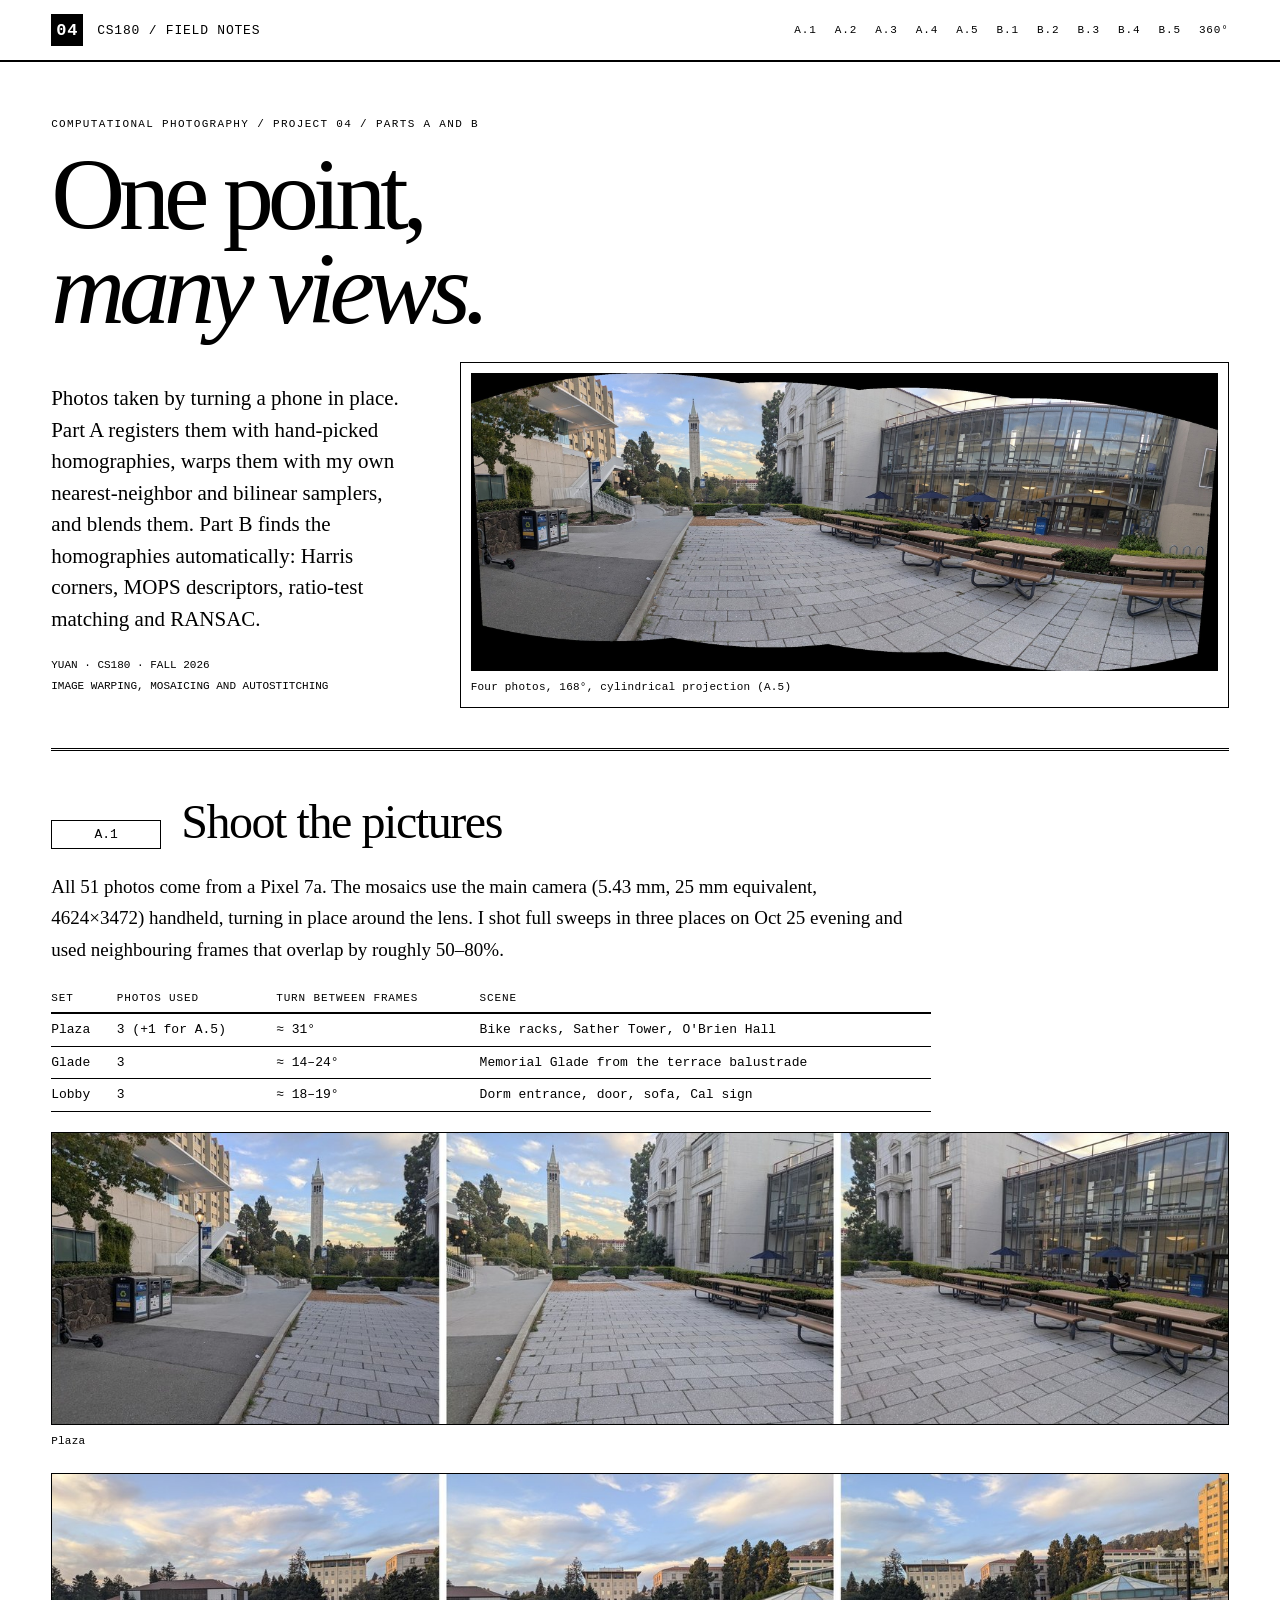
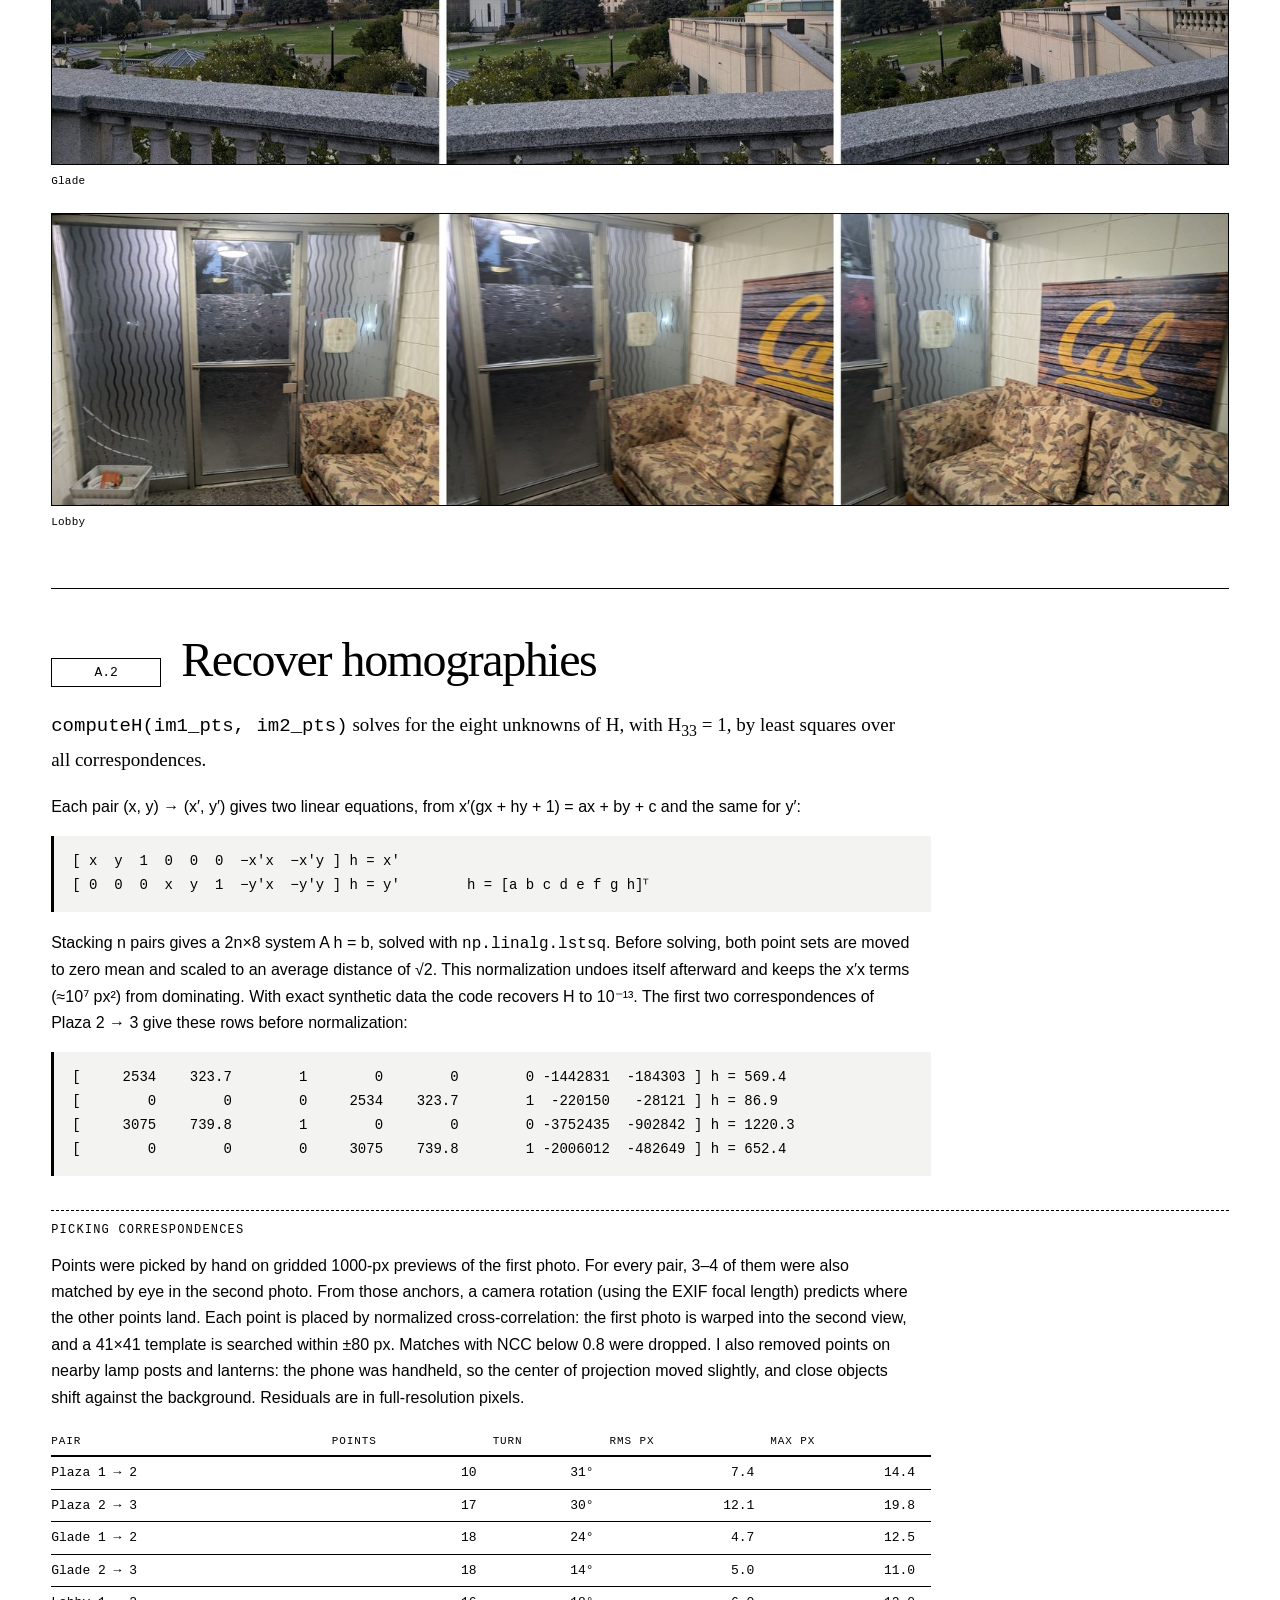
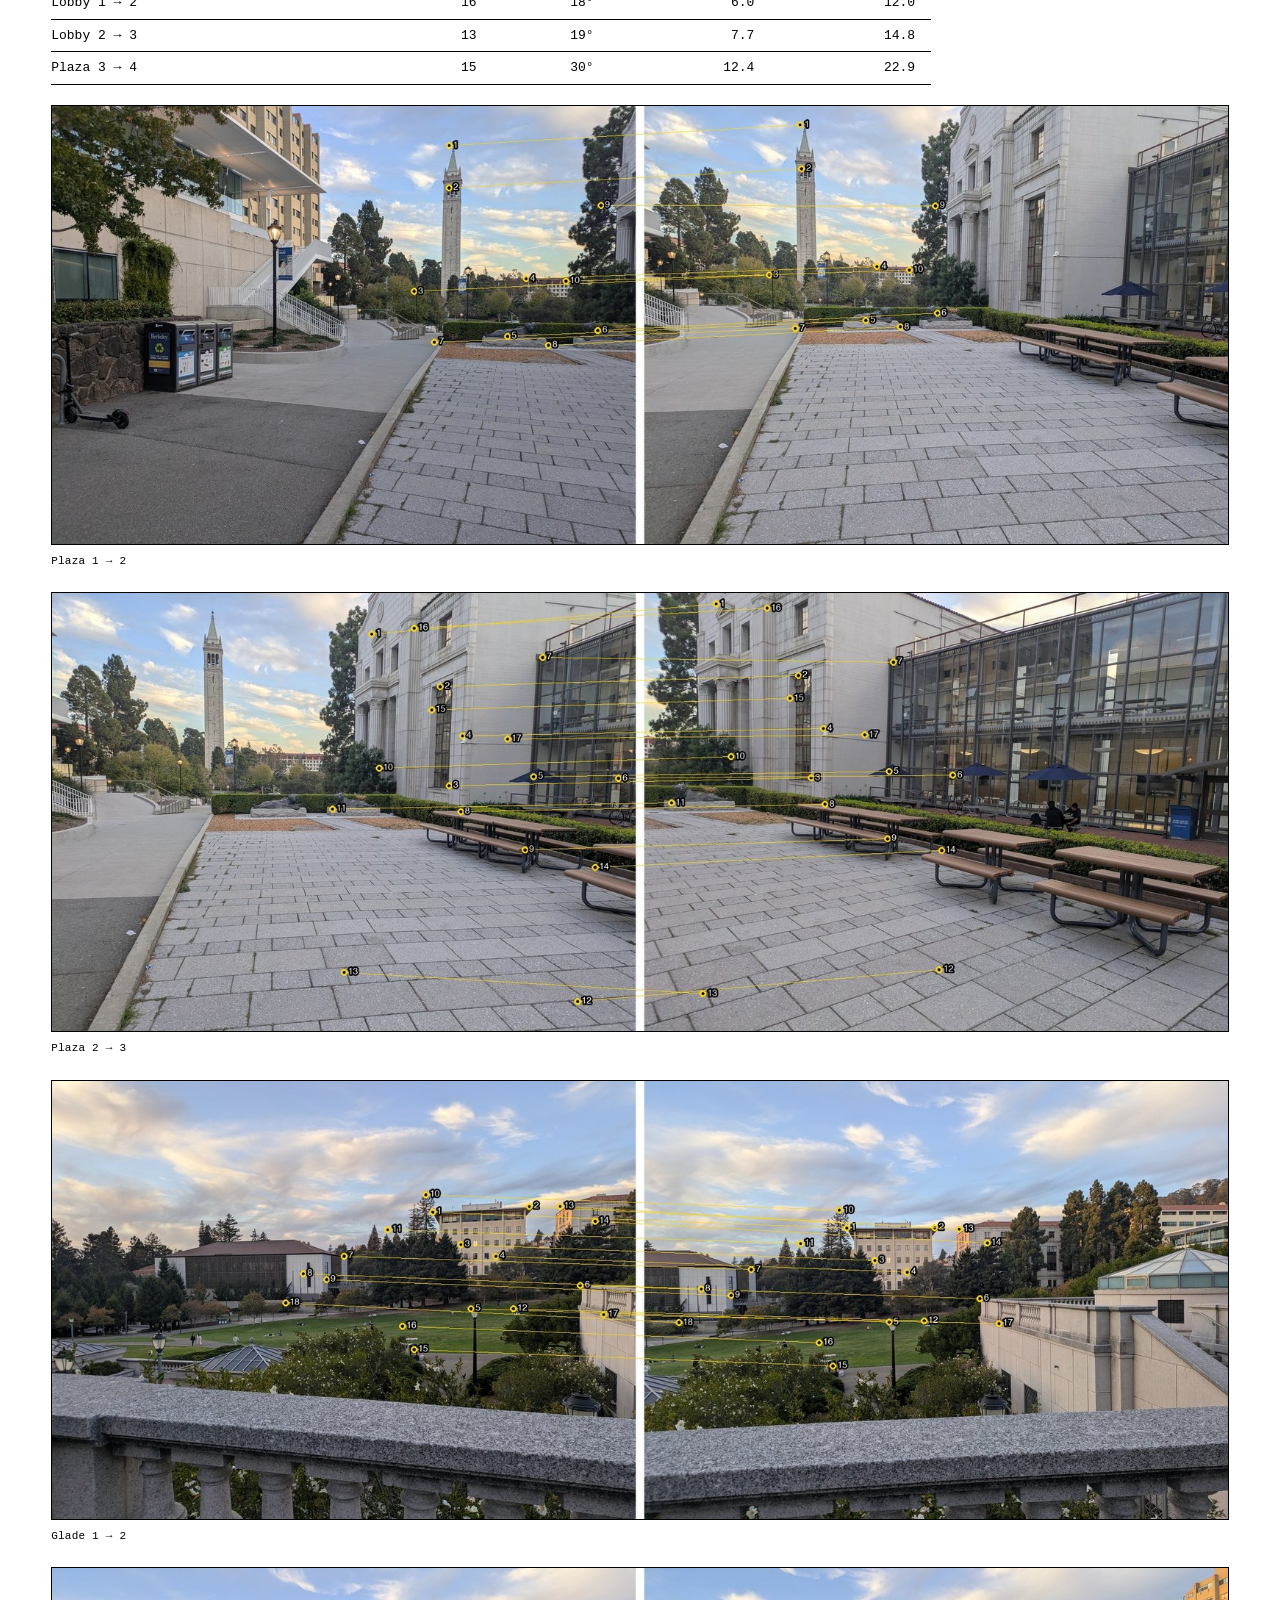
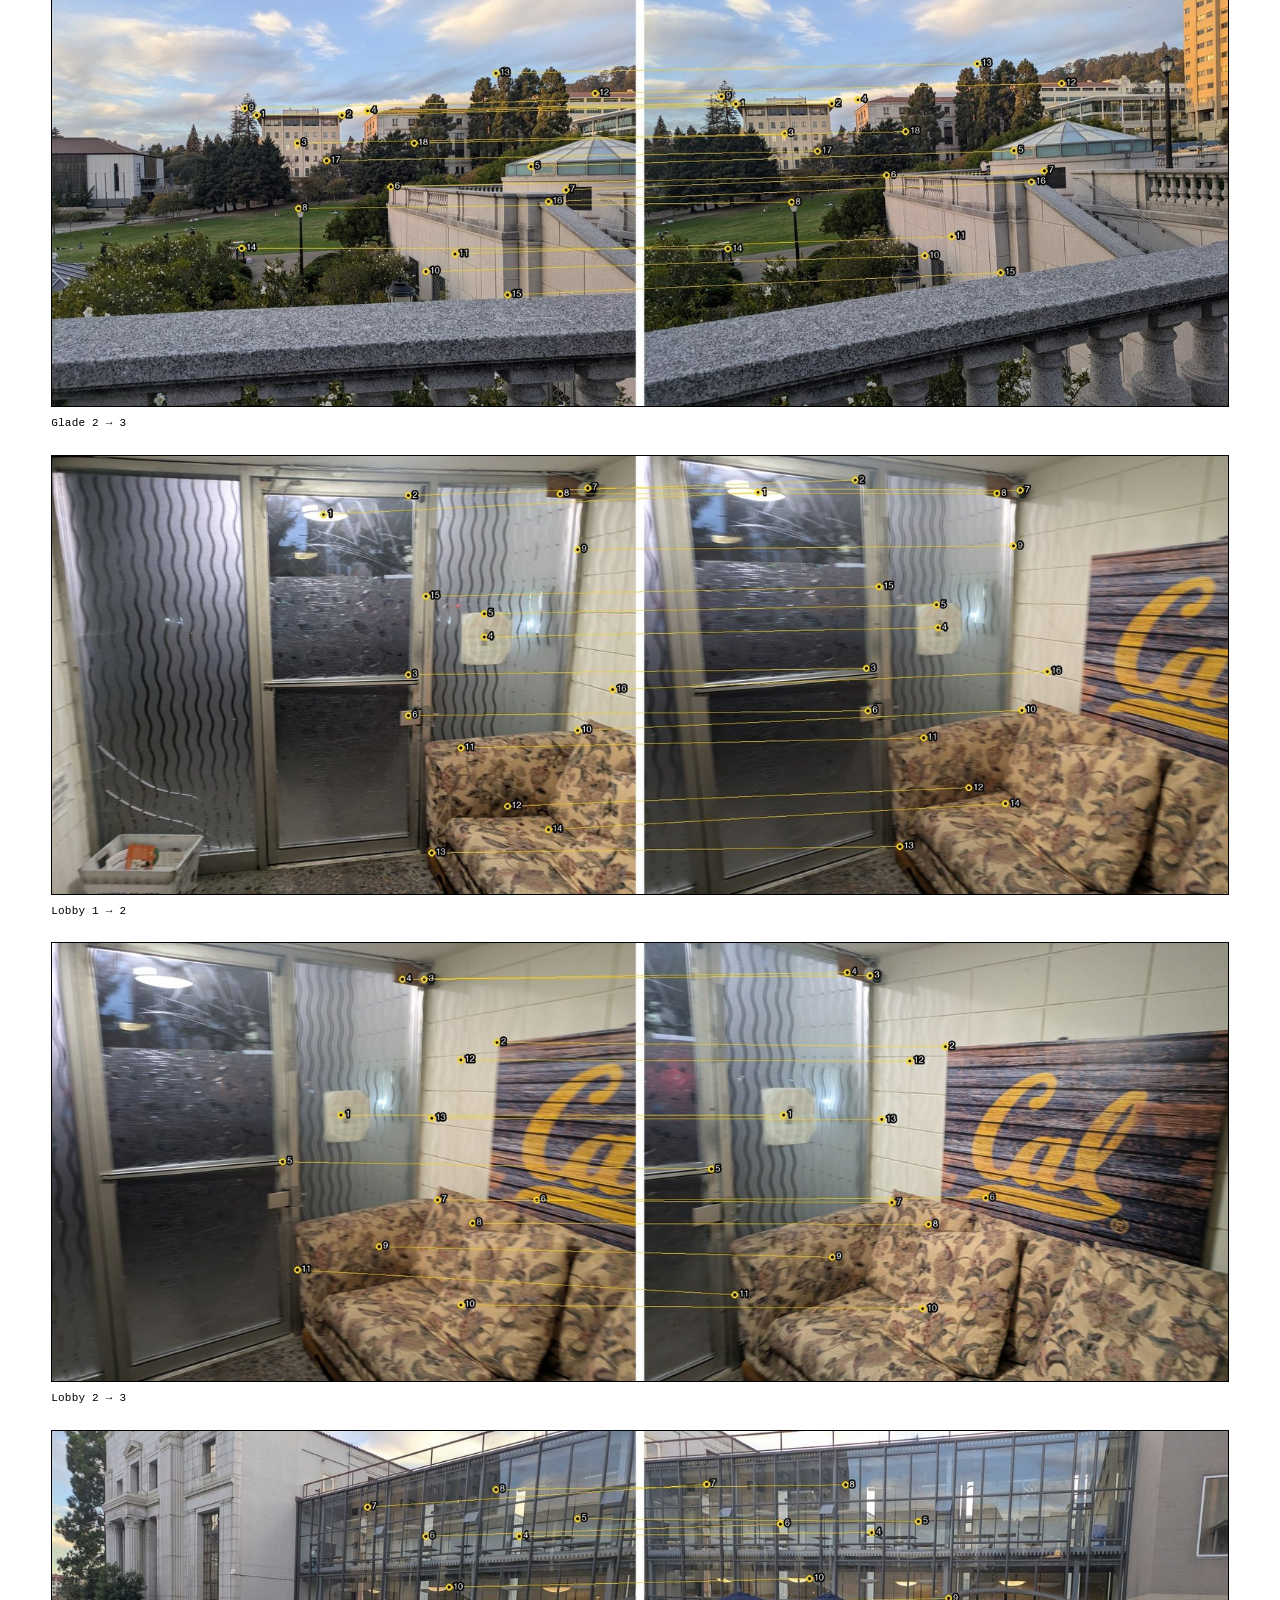
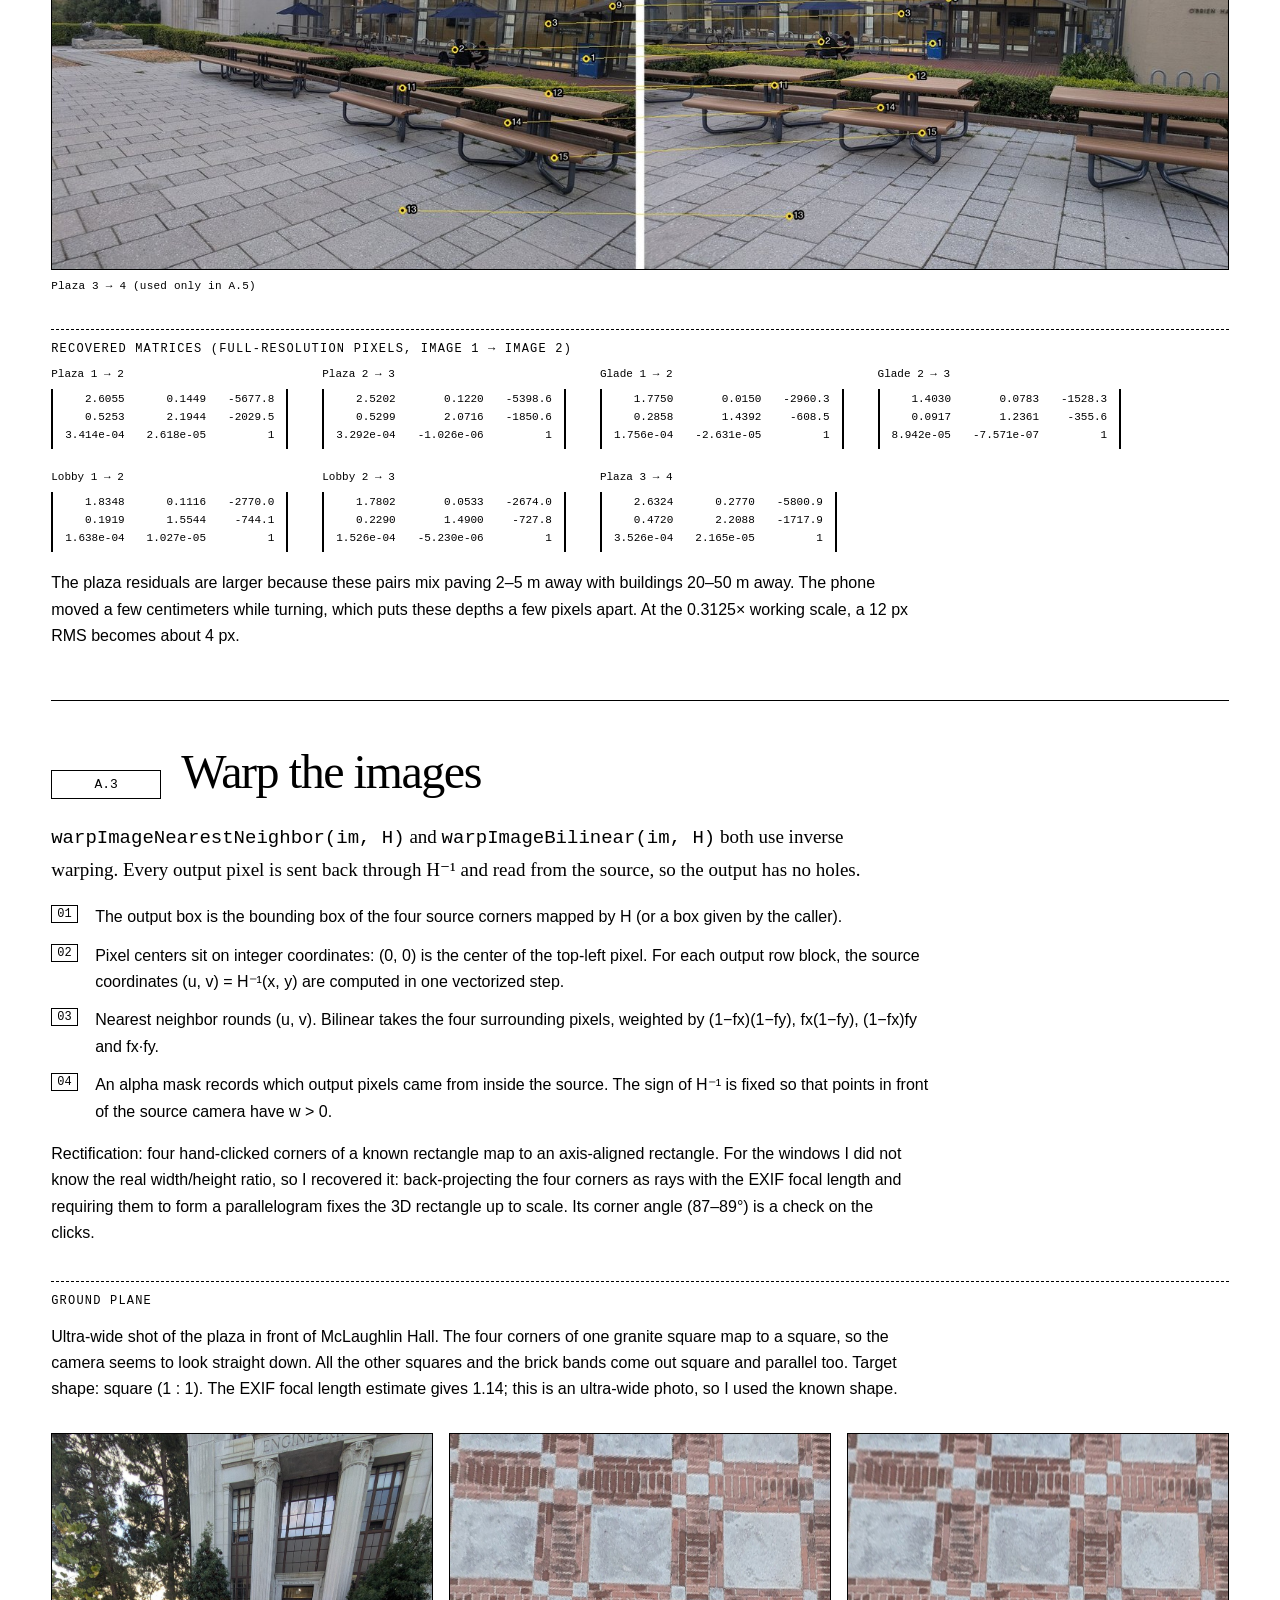
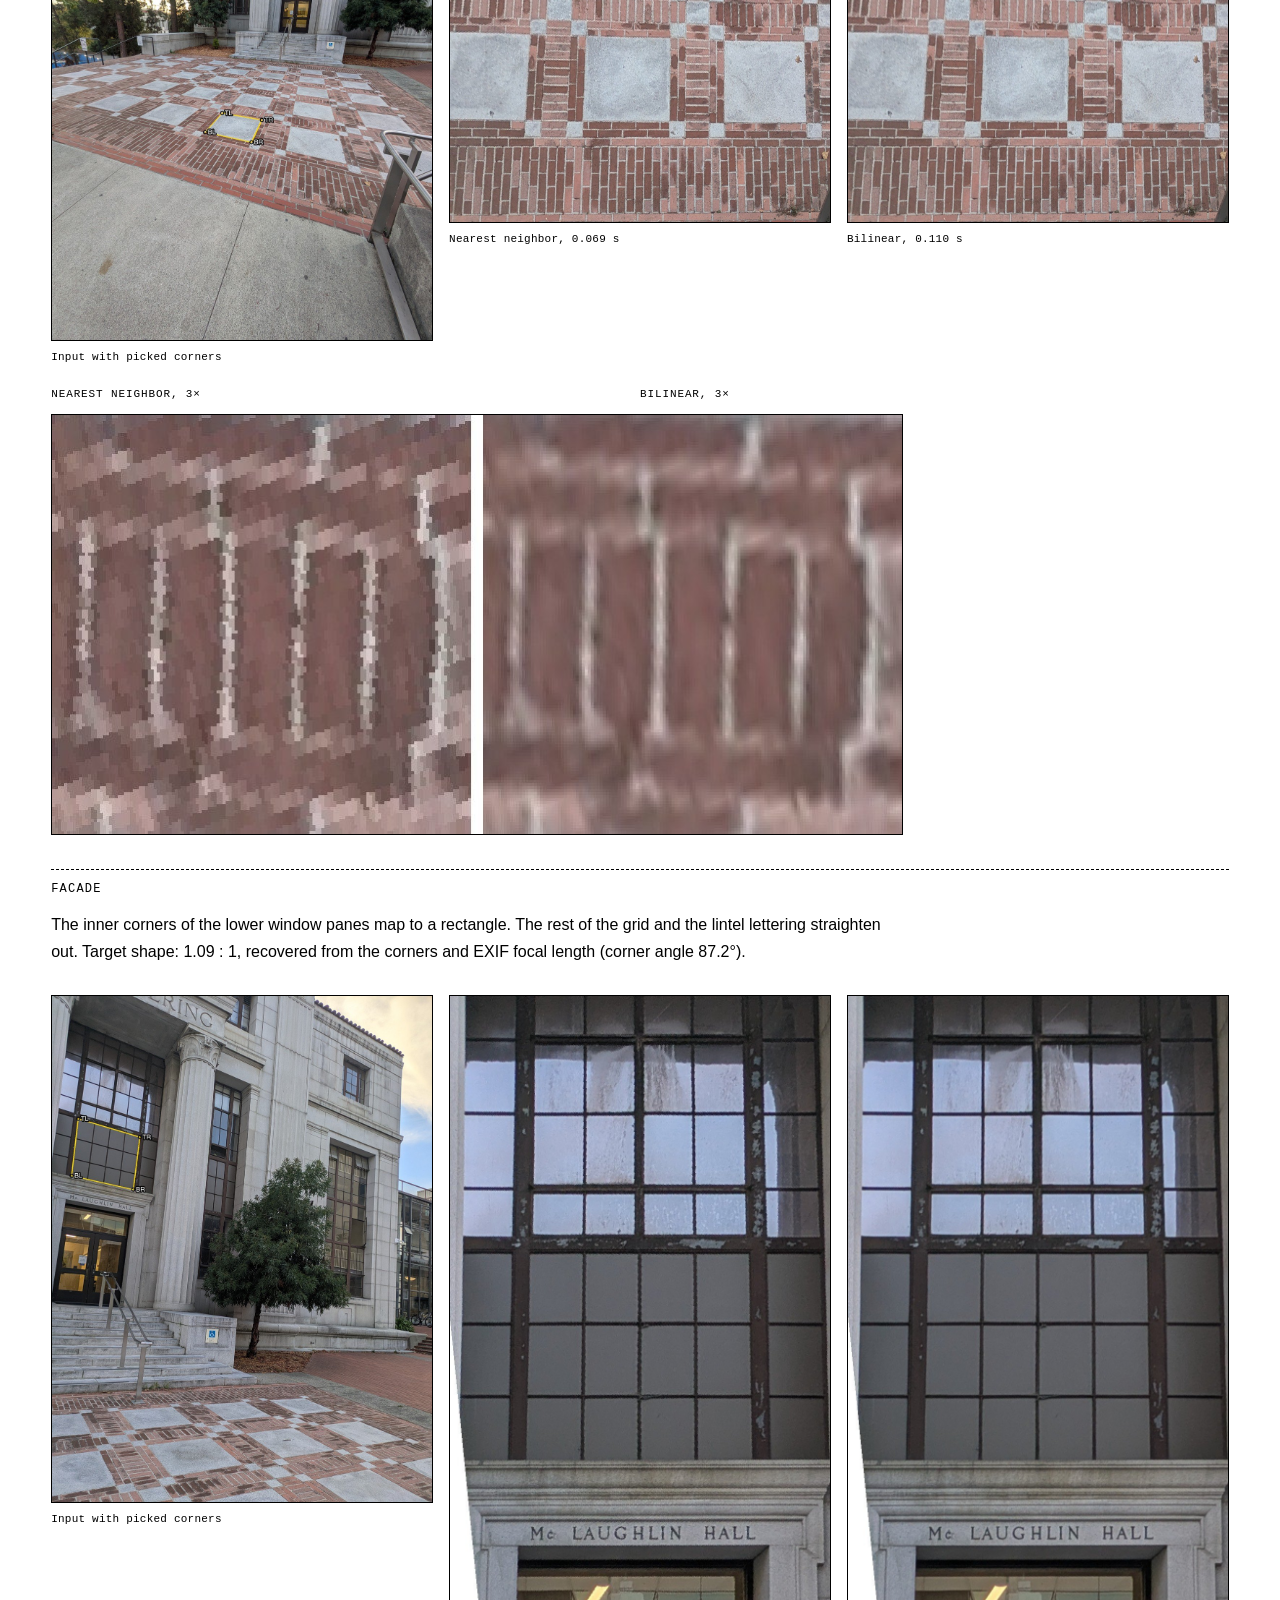
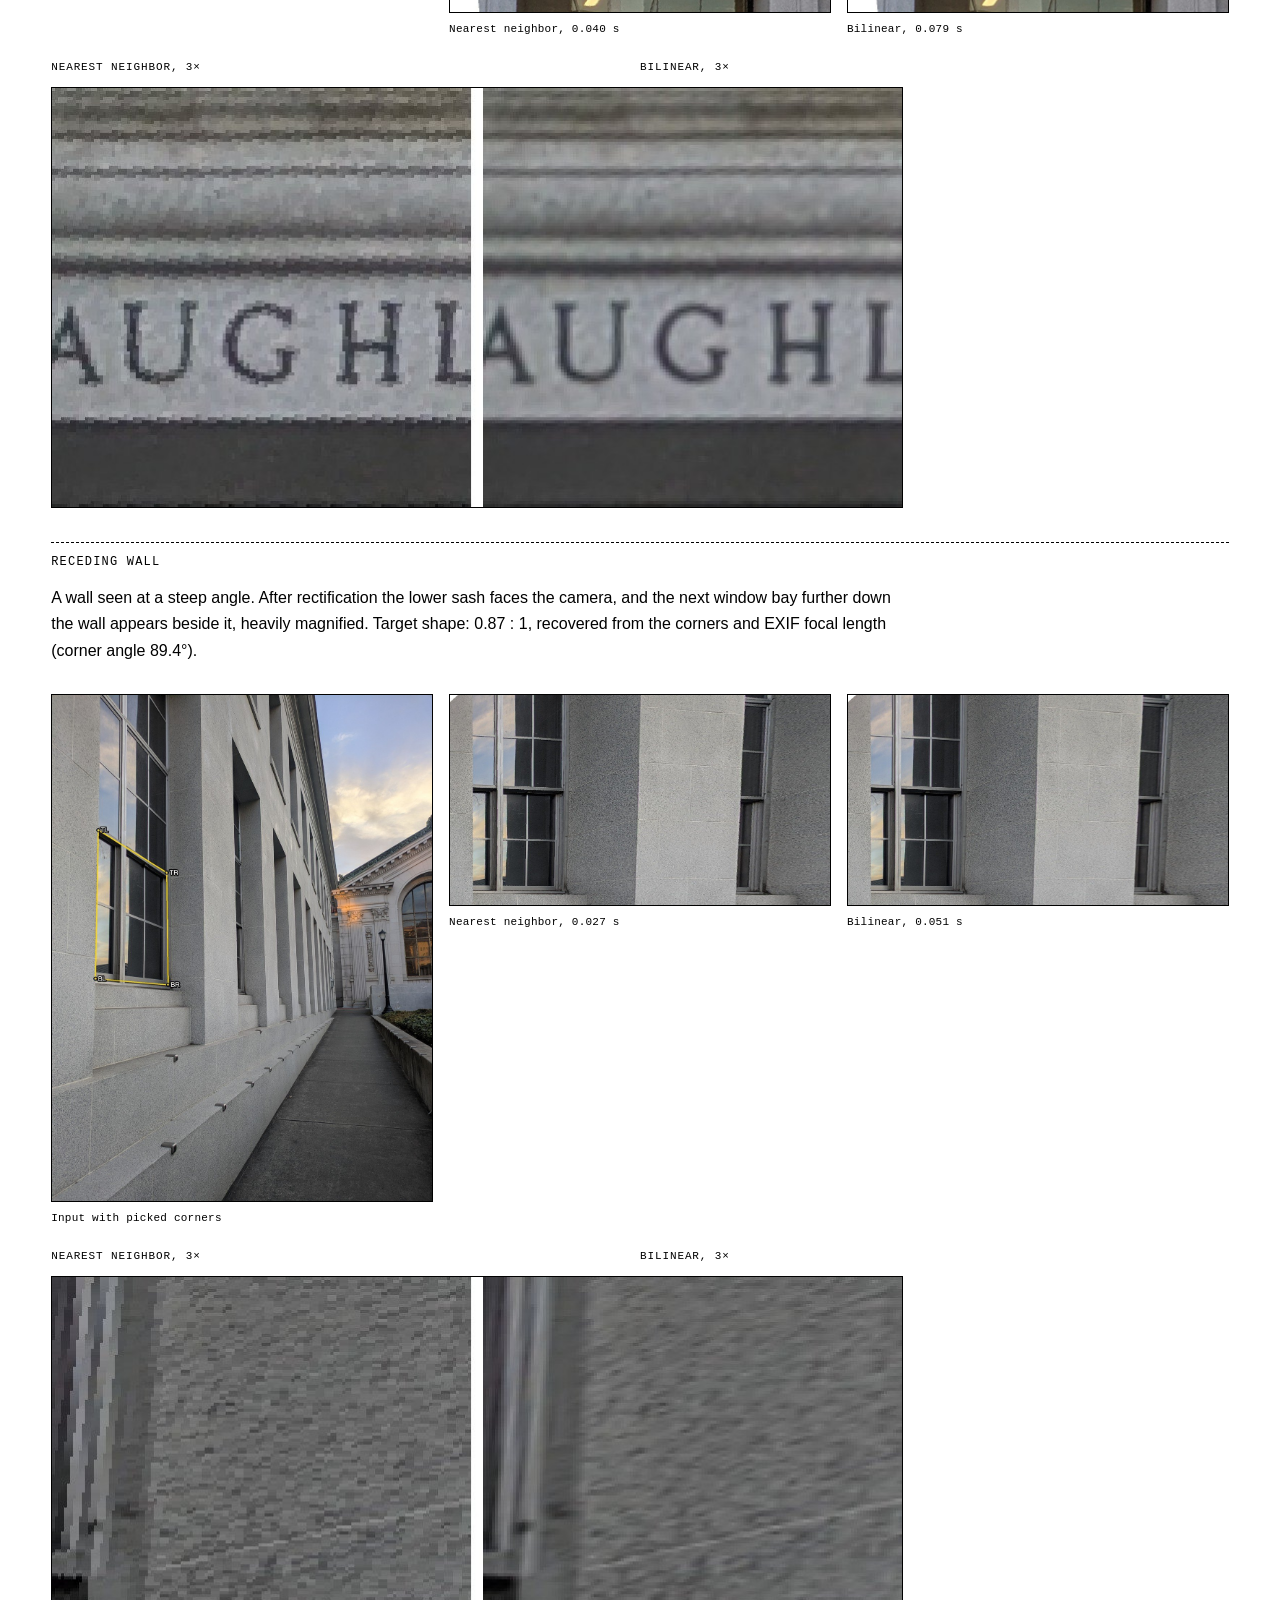
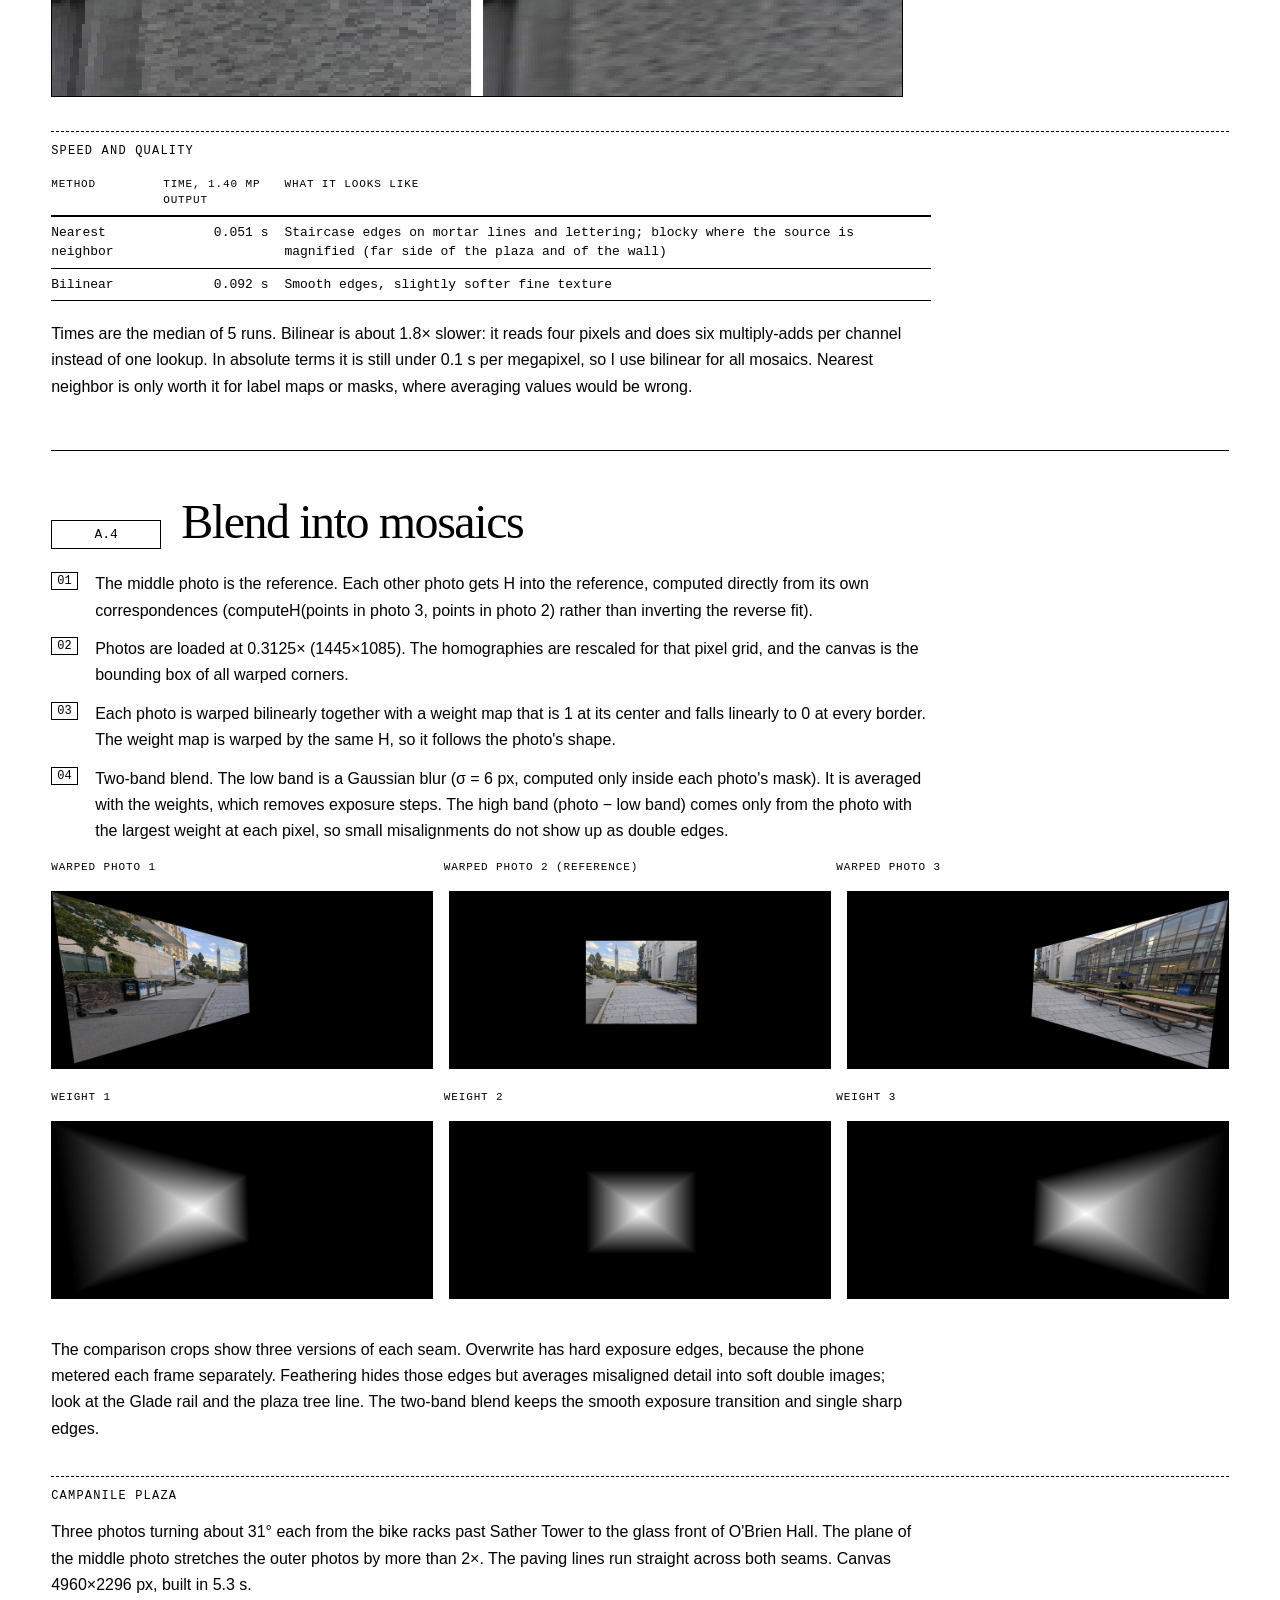
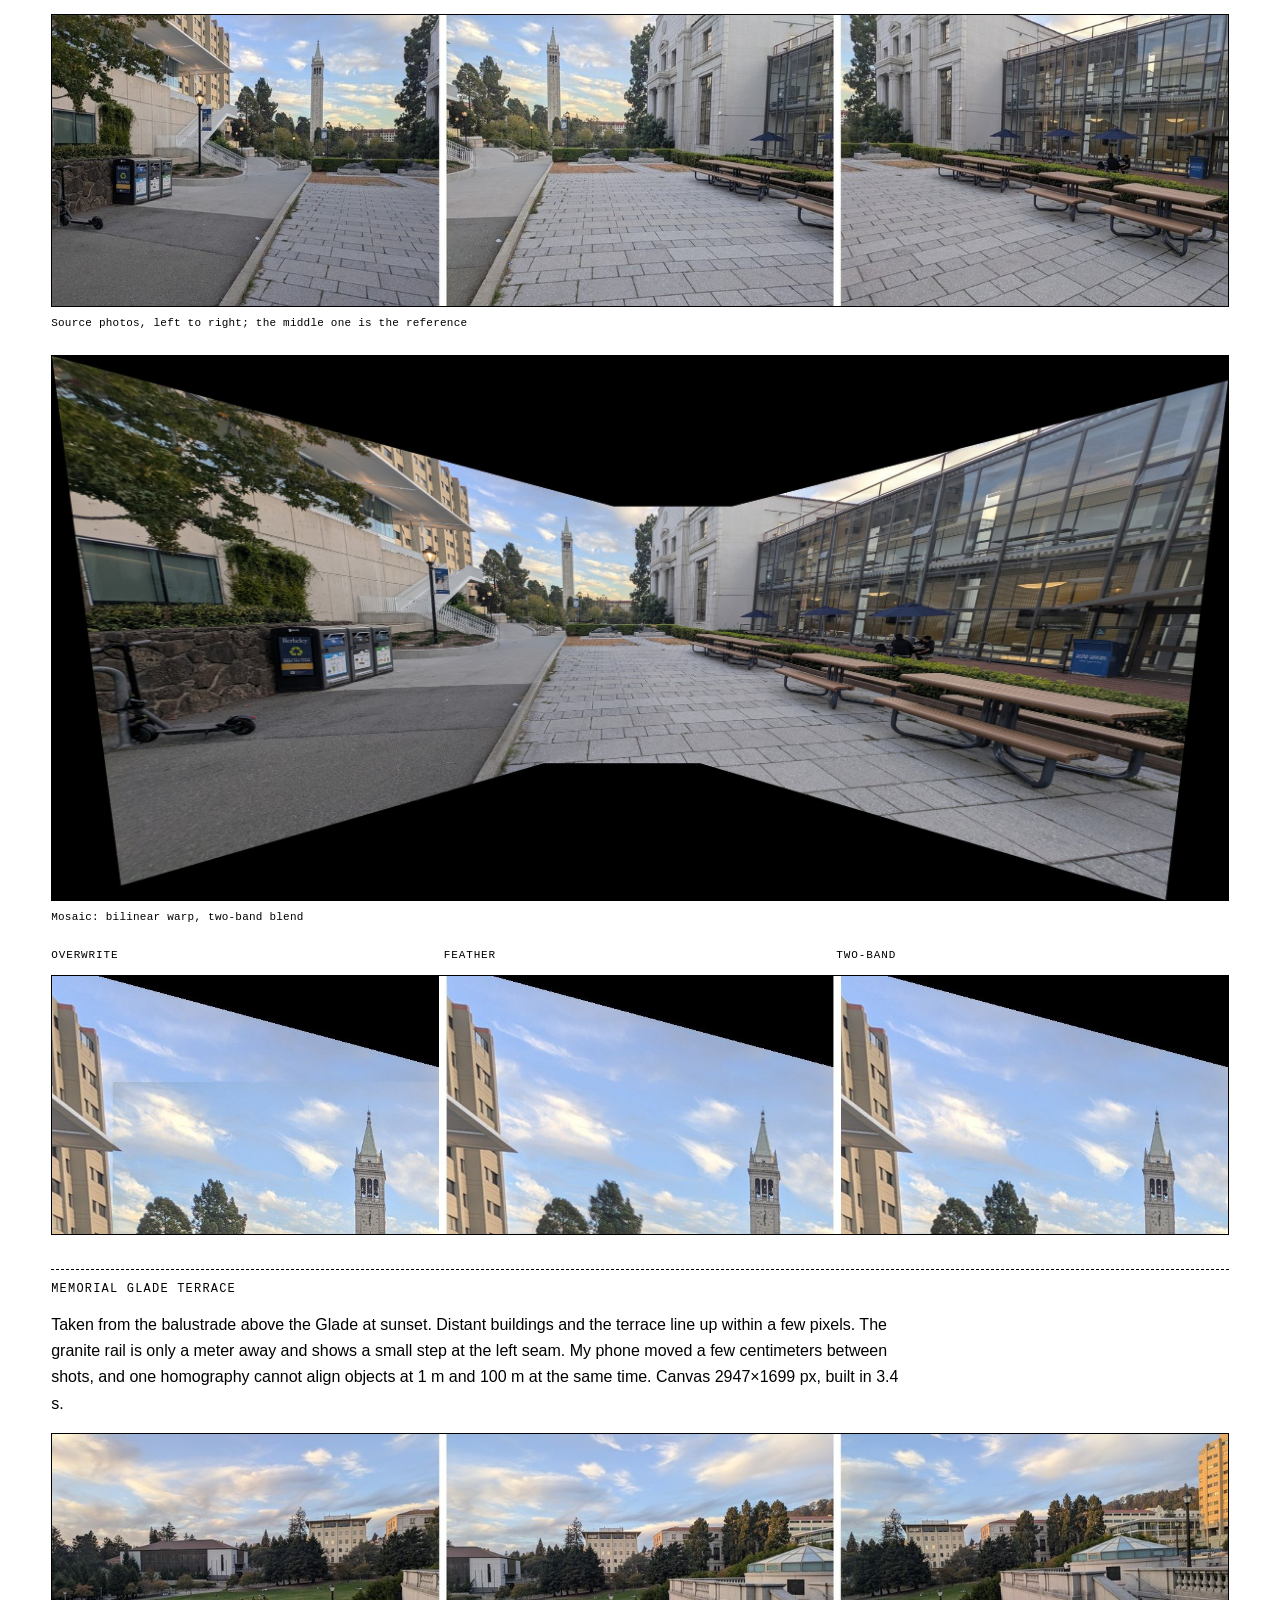
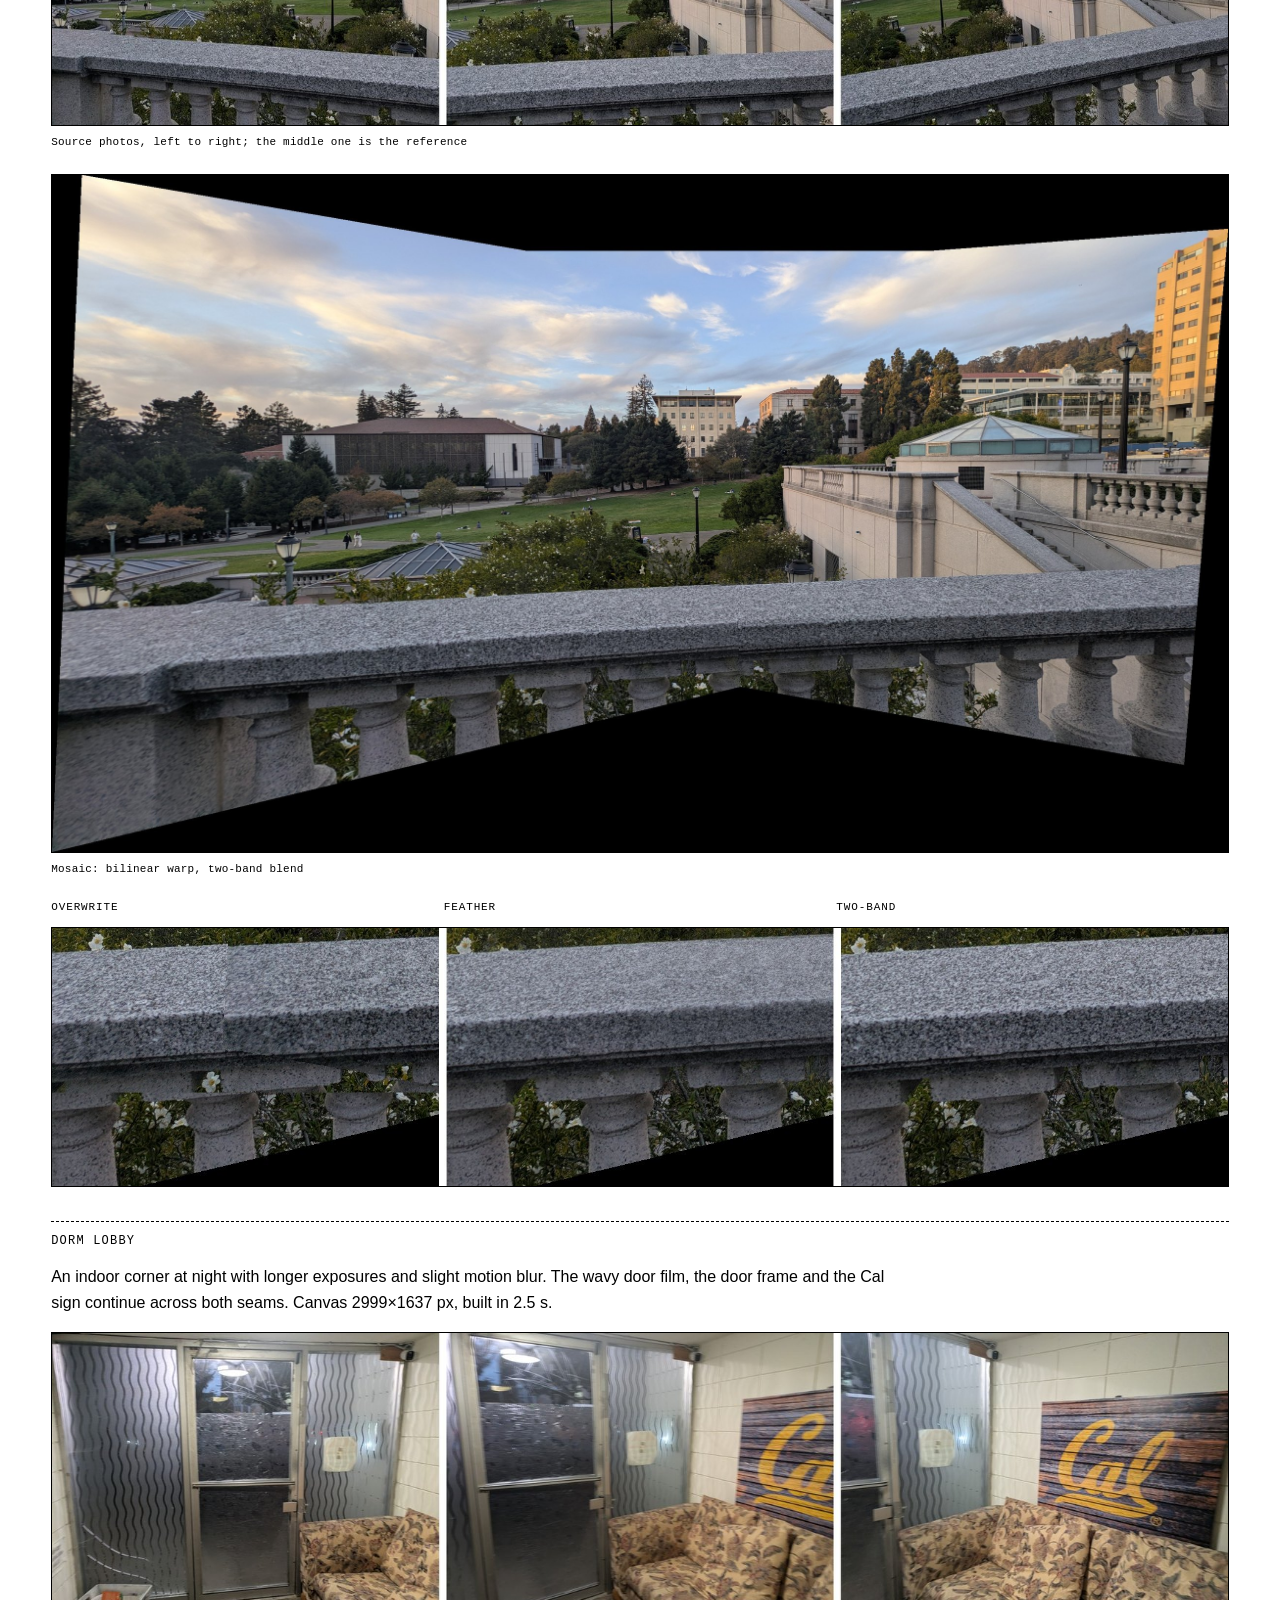
<file: static/cs180/proj4/index.html>
<!doctype html>
<html lang="en"><head><meta charset="utf-8"><meta name="viewport" content="width=device-width,initial-scale=1">
<meta name="description" content="CS180 Project 4: homographies, inverse warping, rectification, photo mosaics, and automatic stitching with Harris corners, MOPS descriptors and RANSAC.">
<title>Photo Mosaics - CS180 Project 4 - Yuan</title><link rel="icon" href="data:,"><link rel="stylesheet" href="style.css"></head>
<body>
<header class="masthead"><a class="brand" href="#top"><span class="brand-square">04</span><span>CS180 / FIELD NOTES</span></a>
<nav><a href="#a1">A.1</a><a href="#a2">A.2</a><a href="#a3">A.3</a><a href="#a4">A.4</a><a href="#a5">A.5</a><a href="#b1">B.1</a><a href="#b2">B.2</a><a href="#b3">B.3</a><a href="#b4">B.4</a><a href="#b5">B.5</a><a href="#circle">360°</a></nav></header>
<main class="page" id="top">
<section class="hero">
 <p class="eyebrow">Computational photography / Project 04 / Parts A and B</p>
 <h1>One point,<br><em>many views.</em></h1>
 <div class="hero-row">
  <div><p class="hero-deck">Photos taken by turning a phone in place. Part A registers them with hand-picked homographies, warps them with my own nearest-neighbor and bilinear samplers, and blends them. Part B finds the homographies automatically: Harris corners, MOPS descriptors, ratio-test matching and RANSAC.</p>
  <p class="hero-meta">Yuan · CS180 · Fall 2026<br>Image warping, mosaicing and autostitching</p></div>
  <figure class="plate"><a href="assets/cylinder/plaza_wide.jpg"><img src="assets/cylinder/plaza_wide.jpg" width="2400" height="957" alt="168 degree cylindrical mosaic of the Campanile plaza" loading="lazy"></a><figcaption>Four photos, 168°, cylindrical projection (A.5)</figcaption></figure>
 </div>
</section>

<section id="a1">
 <div class="section-title"><span class="num">A.1</span><h2>Shoot the pictures</h2></div>
 <p class="lede">All 51 photos come from a Pixel 7a. The mosaics use the main camera (5.43 mm, 25 mm equivalent, 4624×3472) handheld, turning in place around the lens. I shot full sweeps in three places on Oct 25 evening and used neighbouring frames that overlap by roughly 50–80%.</p>
 <table><tr><th>Set</th><th>Photos used</th><th>Turn between frames</th><th>Scene</th></tr>
 <tr><td>Plaza</td><td>3 (+1 for A.5)</td><td>≈ 31°</td><td>Bike racks, Sather Tower, O'Brien Hall</td></tr>
 <tr><td>Glade</td><td>3</td><td>≈ 14–24°</td><td>Memorial Glade from the terrace balustrade</td></tr>
 <tr><td>Lobby</td><td>3</td><td>≈ 18–19°</td><td>Dorm entrance, door, sofa, Cal sign</td></tr></table>
 <figure class="fig"><a href="assets/sources/plaza.jpg"><img src="assets/sources/plaza.jpg" width="1600" height="396" alt="plaza source photos" loading="lazy"></a><figcaption>Plaza</figcaption></figure>
 <figure class="fig"><a href="assets/sources/glade.jpg"><img src="assets/sources/glade.jpg" width="1600" height="396" alt="glade source photos" loading="lazy"></a><figcaption>Glade</figcaption></figure>
 <figure class="fig"><a href="assets/sources/lobby.jpg"><img src="assets/sources/lobby.jpg" width="1600" height="396" alt="lobby source photos" loading="lazy"></a><figcaption>Lobby</figcaption></figure>
</section>

<section id="a2">
 <div class="section-title"><span class="num">A.2</span><h2>Recover homographies</h2></div>
 <p class="lede"><code>computeH(im1_pts, im2_pts)</code> solves for the eight unknowns of H, with H<sub>33</sub> = 1, by least squares over all correspondences.</p>
 <p>Each pair (x, y) → (x′, y′) gives two linear equations, from x′(gx + hy + 1) = ax + by + c and the same for y′:</p>
 <div class="eq">[ x  y  1  0  0  0  −x′x  −x′y ] h = x′
[ 0  0  0  x  y  1  −y′x  −y′y ] h = y′        h = [a b c d e f g h]ᵀ</div>
 <p>Stacking n pairs gives a 2n×8 system A h = b, solved with <code>np.linalg.lstsq</code>. Before solving, both point sets are moved to zero mean and scaled to an average distance of √2. This normalization undoes itself afterward and keeps the x′x terms (≈10⁷ px²) from dominating. With exact synthetic data the code recovers H to 10⁻¹³. The first two correspondences of Plaza 2 → 3 give these rows before normalization:</p>
 <div class="eq">[     2534    323.7        1        0        0        0 -1442831  -184303 ] h = 569.4
[        0        0        0     2534    323.7        1  -220150   -28121 ] h = 86.9
[     3075    739.8        1        0        0        0 -3752435  -902842 ] h = 1220.3
[        0        0        0     3075    739.8        1 -2006012  -482649 ] h = 652.4</div>
 <h3>Picking correspondences</h3>
 <p>Points were picked by hand on gridded 1000-px previews of the first photo. For every pair, 3–4 of them were also matched by eye in the second photo. From those anchors, a camera rotation (using the EXIF focal length) predicts where the other points land. Each point is placed by normalized cross-correlation: the first photo is warped into the second view, and a 41×41 template is searched within ±80 px. Matches with NCC below 0.8 were dropped. I also removed points on nearby lamp posts and lanterns: the phone was handheld, so the center of projection moved slightly, and close objects shift against the background. Residuals are in full-resolution pixels.</p>
 <table><tr><th>Pair</th><th>Points</th><th>Turn</th><th>RMS px</th><th>Max px</th></tr><tr><td>Plaza 1 → 2</td><td class=n>10</td><td class=n>31°</td><td class=n>7.4</td><td class=n>14.4</td></tr><tr><td>Plaza 2 → 3</td><td class=n>17</td><td class=n>30°</td><td class=n>12.1</td><td class=n>19.8</td></tr><tr><td>Glade 1 → 2</td><td class=n>18</td><td class=n>24°</td><td class=n>4.7</td><td class=n>12.5</td></tr><tr><td>Glade 2 → 3</td><td class=n>18</td><td class=n>14°</td><td class=n>5.0</td><td class=n>11.0</td></tr><tr><td>Lobby 1 → 2</td><td class=n>16</td><td class=n>18°</td><td class=n>6.0</td><td class=n>12.0</td></tr><tr><td>Lobby 2 → 3</td><td class=n>13</td><td class=n>19°</td><td class=n>7.7</td><td class=n>14.8</td></tr><tr><td>Plaza 3 → 4</td><td class=n>15</td><td class=n>30°</td><td class=n>12.4</td><td class=n>22.9</td></tr></table>
 <figure class="fig"><a href="assets/points/plaza_08_09.jpg"><img src="assets/points/plaza_08_09.jpg" width="1600" height="596" alt="plaza 1 to 2 correspondences" loading="lazy"></a><figcaption>Plaza 1 → 2</figcaption></figure>
 <figure class="fig"><a href="assets/points/plaza_09_10.jpg"><img src="assets/points/plaza_09_10.jpg" width="1600" height="596" alt="plaza 2 to 3 correspondences" loading="lazy"></a><figcaption>Plaza 2 → 3</figcaption></figure>
 <figure class="fig"><a href="assets/points/glade_19_20.jpg"><img src="assets/points/glade_19_20.jpg" width="1600" height="596" alt="glade 1 to 2 correspondences" loading="lazy"></a><figcaption>Glade 1 → 2</figcaption></figure>
 <figure class="fig"><a href="assets/points/glade_20_21.jpg"><img src="assets/points/glade_20_21.jpg" width="1600" height="596" alt="glade 2 to 3 correspondences" loading="lazy"></a><figcaption>Glade 2 → 3</figcaption></figure>
 <figure class="fig"><a href="assets/points/lobby_38_39.jpg"><img src="assets/points/lobby_38_39.jpg" width="1600" height="596" alt="lobby 1 to 2 correspondences" loading="lazy"></a><figcaption>Lobby 1 → 2</figcaption></figure>
 <figure class="fig"><a href="assets/points/lobby_39_40.jpg"><img src="assets/points/lobby_39_40.jpg" width="1600" height="596" alt="lobby 2 to 3 correspondences" loading="lazy"></a><figcaption>Lobby 2 → 3</figcaption></figure>
 <figure class="fig"><a href="assets/points/plaza_10_11.jpg"><img src="assets/points/plaza_10_11.jpg" width="1600" height="596" alt="plaza 3 to 4 correspondences" loading="lazy"></a><figcaption>Plaza 3 → 4 (used only in A.5)</figcaption></figure>
 <h3>Recovered matrices (full-resolution pixels, image 1 → image 2)</h3>
 <div class="matrices"><div><span>Plaza 1 → 2</span><div class="matrix"><span>2.6055</span><span>0.1449</span><span>-5677.8</span><span>0.5253</span><span>2.1944</span><span>-2029.5</span><span>3.414e-04</span><span>2.618e-05</span><span>1</span></div></div><div><span>Plaza 2 → 3</span><div class="matrix"><span>2.5202</span><span>0.1220</span><span>-5398.6</span><span>0.5299</span><span>2.0716</span><span>-1850.6</span><span>3.292e-04</span><span>-1.026e-06</span><span>1</span></div></div><div><span>Glade 1 → 2</span><div class="matrix"><span>1.7750</span><span>0.0150</span><span>-2960.3</span><span>0.2858</span><span>1.4392</span><span>-608.5</span><span>1.756e-04</span><span>-2.631e-05</span><span>1</span></div></div><div><span>Glade 2 → 3</span><div class="matrix"><span>1.4030</span><span>0.0783</span><span>-1528.3</span><span>0.0917</span><span>1.2361</span><span>-355.6</span><span>8.942e-05</span><span>-7.571e-07</span><span>1</span></div></div><div><span>Lobby 1 → 2</span><div class="matrix"><span>1.8348</span><span>0.1116</span><span>-2770.0</span><span>0.1919</span><span>1.5544</span><span>-744.1</span><span>1.638e-04</span><span>1.027e-05</span><span>1</span></div></div><div><span>Lobby 2 → 3</span><div class="matrix"><span>1.7802</span><span>0.0533</span><span>-2674.0</span><span>0.2290</span><span>1.4900</span><span>-727.8</span><span>1.526e-04</span><span>-5.230e-06</span><span>1</span></div></div><div><span>Plaza 3 → 4</span><div class="matrix"><span>2.6324</span><span>0.2770</span><span>-5800.9</span><span>0.4720</span><span>2.2088</span><span>-1717.9</span><span>3.526e-04</span><span>2.165e-05</span><span>1</span></div></div></div>
 <p>The plaza residuals are larger because these pairs mix paving 2–5 m away with buildings 20–50 m away. The phone moved a few centimeters while turning, which puts these depths a few pixels apart. At the 0.3125× working scale, a 12 px RMS becomes about 4 px.</p>
</section>

<section id="a3">
 <div class="section-title"><span class="num">A.3</span><h2>Warp the images</h2></div>
 <p class="lede"><code>warpImageNearestNeighbor(im, H)</code> and <code>warpImageBilinear(im, H)</code> both use inverse warping. Every output pixel is sent back through H⁻¹ and read from the source, so the output has no holes.</p>
 <ol class="steps">
  <li>The output box is the bounding box of the four source corners mapped by H (or a box given by the caller).</li>
  <li>Pixel centers sit on integer coordinates: (0, 0) is the center of the top-left pixel. For each output row block, the source coordinates (u, v) = H⁻¹(x, y) are computed in one vectorized step.</li>
  <li>Nearest neighbor rounds (u, v). Bilinear takes the four surrounding pixels, weighted by (1−fx)(1−fy), fx(1−fy), (1−fx)fy and fx·fy.</li>
  <li>An alpha mask records which output pixels came from inside the source. The sign of H⁻¹ is fixed so that points in front of the source camera have w &gt; 0.</li>
 </ol>
 <p>Rectification: four hand-clicked corners of a known rectangle map to an axis-aligned rectangle. For the windows I did not know the real width/height ratio, so I recovered it: back-projecting the four corners as rays with the EXIF focal length and requiring them to form a parallelogram fixes the 3D rectangle up to scale. Its corner angle (87–89°) is a check on the clicks.</p>
 
<h3>Ground plane</h3>
<p>Ultra-wide shot of the plaza in front of McLaughlin Hall. The four corners of one granite square map to a square, so the camera seems to look straight down. All the other squares and the brick bands come out square and parallel too. Target shape: square (1 : 1). The EXIF focal length estimate gives 1.14; this is an ultra-wide photo, so I used the known shape.</p>
<div class="grid3">
 <figure class="fig"><a href="assets/rectify/plaza_stone_source.jpg"><img src="assets/rectify/plaza_stone_source.jpg" width="1051" height="1400" alt="Ground plane source with picked corners" loading="lazy"></a><figcaption>Input with picked corners</figcaption></figure>
 <figure class="fig"><a href="assets/rectify/plaza_stone_nearest.jpg"><img src="assets/rectify/plaza_stone_nearest.jpg" width="1170" height="1196" alt="Ground plane nearest neighbor" loading="lazy"></a><figcaption>Nearest neighbor, 0.069 s</figcaption></figure>
 <figure class="fig"><a href="assets/rectify/plaza_stone_bilinear.jpg"><img src="assets/rectify/plaza_stone_bilinear.jpg" width="1170" height="1196" alt="Ground plane bilinear" loading="lazy"></a><figcaption>Bilinear, 0.110 s</figcaption></figure>
</div>
<div class="labels two"><span>Nearest neighbor, 3×</span><span>Bilinear, 3×</span></div>
<figure class="fig"><a href="assets/rectify/plaza_stone_zoom.jpg"><img src="assets/rectify/plaza_stone_zoom.jpg" width="852" height="420" alt="Ground plane zoom comparison" loading="lazy"></a></figure>
<h3>Facade</h3>
<p>The inner corners of the lower window panes map to a rectangle. The rest of the grid and the lintel lettering straighten out. Target shape: 1.09 : 1, recovered from the corners and EXIF focal length (corner angle 87.2°).</p>
<div class="grid3">
 <figure class="fig"><a href="assets/rectify/mclaughlin_window_source.jpg"><img src="assets/rectify/mclaughlin_window_source.jpg" width="1051" height="1400" alt="Facade source with picked corners" loading="lazy"></a><figcaption>Input with picked corners</figcaption></figure>
 <figure class="fig"><a href="assets/rectify/mclaughlin_window_nearest.jpg"><img src="assets/rectify/mclaughlin_window_nearest.jpg" width="777" height="1260" alt="Facade nearest neighbor" loading="lazy"></a><figcaption>Nearest neighbor, 0.040 s</figcaption></figure>
 <figure class="fig"><a href="assets/rectify/mclaughlin_window_bilinear.jpg"><img src="assets/rectify/mclaughlin_window_bilinear.jpg" width="777" height="1260" alt="Facade bilinear" loading="lazy"></a><figcaption>Bilinear, 0.079 s</figcaption></figure>
</div>
<div class="labels two"><span>Nearest neighbor, 3×</span><span>Bilinear, 3×</span></div>
<figure class="fig"><a href="assets/rectify/mclaughlin_window_zoom.jpg"><img src="assets/rectify/mclaughlin_window_zoom.jpg" width="852" height="420" alt="Facade zoom comparison" loading="lazy"></a></figure>
<h3>Receding wall</h3>
<p>A wall seen at a steep angle. After rectification the lower sash faces the camera, and the next window bay further down the wall appears beside it, heavily magnified. Target shape: 0.87 : 1, recovered from the corners and EXIF focal length (corner angle 89.4°).</p>
<div class="grid3">
 <figure class="fig"><a href="assets/rectify/side_wall_source.jpg"><img src="assets/rectify/side_wall_source.jpg" width="1051" height="1400" alt="Receding wall source with picked corners" loading="lazy"></a><figcaption>Input with picked corners</figcaption></figure>
 <figure class="fig"><a href="assets/rectify/side_wall_nearest.jpg"><img src="assets/rectify/side_wall_nearest.jpg" width="1110" height="615" alt="Receding wall nearest neighbor" loading="lazy"></a><figcaption>Nearest neighbor, 0.027 s</figcaption></figure>
 <figure class="fig"><a href="assets/rectify/side_wall_bilinear.jpg"><img src="assets/rectify/side_wall_bilinear.jpg" width="1110" height="615" alt="Receding wall bilinear" loading="lazy"></a><figcaption>Bilinear, 0.051 s</figcaption></figure>
</div>
<div class="labels two"><span>Nearest neighbor, 3×</span><span>Bilinear, 3×</span></div>
<figure class="fig"><a href="assets/rectify/side_wall_zoom.jpg"><img src="assets/rectify/side_wall_zoom.jpg" width="852" height="420" alt="Receding wall zoom comparison" loading="lazy"></a></figure>
 <h3>Speed and quality</h3>
 <table><tr><th>Method</th><th>Time, 1.40 MP output</th><th>What it looks like</th></tr>
 <tr><td>Nearest neighbor</td><td class=n>0.051 s</td><td>Staircase edges on mortar lines and lettering; blocky where the source is magnified (far side of the plaza and of the wall)</td></tr>
 <tr><td>Bilinear</td><td class=n>0.092 s</td><td>Smooth edges, slightly softer fine texture</td></tr></table>
 <p>Times are the median of 5 runs. Bilinear is about 1.8× slower: it reads four pixels and does six multiply-adds per channel instead of one lookup. In absolute terms it is still under 0.1 s per megapixel, so I use bilinear for all mosaics. Nearest neighbor is only worth it for label maps or masks, where averaging values would be wrong.</p>
</section>

<section id="a4">
 <div class="section-title"><span class="num">A.4</span><h2>Blend into mosaics</h2></div>
 <ol class="steps">
  <li>The middle photo is the reference. Each other photo gets H into the reference, computed directly from its own correspondences (computeH(points in photo 3, points in photo 2) rather than inverting the reverse fit).</li>
  <li>Photos are loaded at 0.3125× (1445×1085). The homographies are rescaled for that pixel grid, and the canvas is the bounding box of all warped corners.</li>
  <li>Each photo is warped bilinearly together with a weight map that is 1 at its center and falls linearly to 0 at every border. The weight map is warped by the same H, so it follows the photo's shape.</li>
  <li>Two-band blend. The low band is a Gaussian blur (σ = 6 px, computed only inside each photo's mask). It is averaged with the weights, which removes exposure steps. The high band (photo − low band) comes only from the photo with the largest weight at each pixel, so small misalignments do not show up as double edges.</li>
 </ol>
 <div class="labels three"><span>Warped photo 1</span><span>Warped photo 2 (reference)</span><span>Warped photo 3</span></div>
 <div class="grid3"><figure class="fig"><a href="assets/mosaics/plaza_layer0.jpg"><img src="assets/mosaics/plaza_layer0.jpg" width="900" height="417" alt="warped photo 1" loading="lazy"></a></figure><figure class="fig"><a href="assets/mosaics/plaza_layer1.jpg"><img src="assets/mosaics/plaza_layer1.jpg" width="900" height="417" alt="warped photo 2" loading="lazy"></a></figure><figure class="fig"><a href="assets/mosaics/plaza_layer2.jpg"><img src="assets/mosaics/plaza_layer2.jpg" width="900" height="417" alt="warped photo 3" loading="lazy"></a></figure></div>
 <div class="labels three"><span>Weight 1</span><span>Weight 2</span><span>Weight 3</span></div>
 <div class="grid3"><figure class="fig"><a href="assets/mosaics/plaza_weight0.jpg"><img src="assets/mosaics/plaza_weight0.jpg" width="900" height="417" alt="weight 1" loading="lazy"></a></figure><figure class="fig"><a href="assets/mosaics/plaza_weight1.jpg"><img src="assets/mosaics/plaza_weight1.jpg" width="900" height="417" alt="weight 2" loading="lazy"></a></figure><figure class="fig"><a href="assets/mosaics/plaza_weight2.jpg"><img src="assets/mosaics/plaza_weight2.jpg" width="900" height="417" alt="weight 3" loading="lazy"></a></figure></div>
 <p>The comparison crops show three versions of each seam. Overwrite has hard exposure edges, because the phone metered each frame separately. Feathering hides those edges but averages misaligned detail into soft double images; look at the Glade rail and the plaza tree line. The two-band blend keeps the smooth exposure transition and single sharp edges.</p>
 
<h3>Campanile plaza</h3>
<p>Three photos turning about 31° each from the bike racks past Sather Tower to the glass front of O'Brien Hall. The plane of the middle photo stretches the outer photos by more than 2×. The paving lines run straight across both seams. Canvas 4960×2296 px, built in 5.3 s.</p>
<figure class="fig"><a href="assets/sources/plaza.jpg"><img src="assets/sources/plaza.jpg" width="1600" height="396" alt="Campanile plaza source photos" loading="lazy"></a><figcaption>Source photos, left to right; the middle one is the reference</figcaption></figure>
<figure class="fig"><a href="assets/mosaics/plaza.jpg"><img src="assets/mosaics/plaza.jpg" width="2400" height="1111" alt="Campanile plaza mosaic" loading="lazy"></a><figcaption>Mosaic: bilinear warp, two-band blend</figcaption></figure>
<div class="labels three"><span>Overwrite</span><span>Feather</span><span>Two-band</span></div>
<figure class="fig"><a href="assets/mosaics/plaza_seams.jpg"><img src="assets/mosaics/plaza_seams.jpg" width="1824" height="400" alt="Campanile plaza blending comparison crop" loading="lazy"></a></figure>
<h3>Memorial Glade terrace</h3>
<p>Taken from the balustrade above the Glade at sunset. Distant buildings and the terrace line up within a few pixels. The granite rail is only a meter away and shows a small step at the left seam. My phone moved a few centimeters between shots, and one homography cannot align objects at 1 m and 100 m at the same time. Canvas 2947×1699 px, built in 3.4 s.</p>
<figure class="fig"><a href="assets/sources/glade.jpg"><img src="assets/sources/glade.jpg" width="1600" height="396" alt="Memorial Glade terrace source photos" loading="lazy"></a><figcaption>Source photos, left to right; the middle one is the reference</figcaption></figure>
<figure class="fig"><a href="assets/mosaics/glade.jpg"><img src="assets/mosaics/glade.jpg" width="2400" height="1383" alt="Memorial Glade terrace mosaic" loading="lazy"></a><figcaption>Mosaic: bilinear warp, two-band blend</figcaption></figure>
<div class="labels three"><span>Overwrite</span><span>Feather</span><span>Two-band</span></div>
<figure class="fig"><a href="assets/mosaics/glade_seams.jpg"><img src="assets/mosaics/glade_seams.jpg" width="1824" height="400" alt="Memorial Glade terrace blending comparison crop" loading="lazy"></a></figure>
<h3>Dorm lobby</h3>
<p>An indoor corner at night with longer exposures and slight motion blur. The wavy door film, the door frame and the Cal sign continue across both seams. Canvas 2999×1637 px, built in 2.5 s.</p>
<figure class="fig"><a href="assets/sources/lobby.jpg"><img src="assets/sources/lobby.jpg" width="1600" height="396" alt="Dorm lobby source photos" loading="lazy"></a><figcaption>Source photos, left to right; the middle one is the reference</figcaption></figure>
<figure class="fig"><a href="assets/mosaics/lobby.jpg"><img src="assets/mosaics/lobby.jpg" width="2400" height="1309" alt="Dorm lobby mosaic" loading="lazy"></a><figcaption>Mosaic: bilinear warp, two-band blend</figcaption></figure>
<div class="labels three"><span>Overwrite</span><span>Feather</span><span>Two-band</span></div>
<figure class="fig"><a href="assets/mosaics/lobby_seams.jpg"><img src="assets/mosaics/lobby_seams.jpg" width="1824" height="400" alt="Dorm lobby blending comparison crop" loading="lazy"></a></figure>
</section>

<section id="a5">
 <div class="section-title"><span class="num">A.5</span><h2>Bells &amp; whistles: cylindrical mapping</h2></div>
 <p class="lede">The cylinder is sampled directly from the original photos, so each pixel is interpolated once, not resampled from an already-warped planar mosaic.</p>
 <ol class="steps">
  <li>An output pixel at angle θ and height h is the ray d = (sin θ, h, cos θ) in the reference camera.</li>
  <li>That ray enters photo i at p = H<sub>i</sub>⁻¹ K d, where K uses the EXIF focal length (f = 1044 px at 0.3125×, which is also the cylinder radius). The photo is sampled bilinearly at p.</li>
  <li>H<sub>i</sub>⁻¹ is signed so rays in front of camera i have w &gt; 0. Because p is never divided before H<sub>i</sub>⁻¹ is applied, this works for rays more than 90° from the reference, where the reference plane no longer exists.</li>
  <li>The θ, h range comes from the photo borders mapped to rays. Weights and two-band blending are the same as in A.4.</li>
 </ol>
 <table><tr><th>Mosaic</th><th>Span</th><th>Cylinder px</th><th>Plane px</th></tr><tr><td>Plaza, 3 photos</td><td class=n>134°</td><td class=n>2449×1143</td><td>4960×2296</td></tr><tr><td>Glade, 3 photos</td><td class=n>108°</td><td class=n>1975×1150</td><td>2947×1699</td></tr><tr><td>Lobby, 3 photos</td><td class=n>110°</td><td class=n>2008×1144</td><td>2999×1637</td></tr><tr><td>Plaza, 4 photos</td><td class=n>168°</td><td class=n>3058×1219</td><td>not possible</td></tr></table>
 <p>The four-photo plaza covers 168°. Its last photo points 100° away from the reference, so a planar mosaic cannot hold it. On the cylinder, the stretching at the sides is gone: the bike racks and the O'Brien Hall entrance keep their size, and the straight paving edge bends into a curve, as cylindrical maps do.</p>
 <figure class="fig"><a href="assets/cylinder/plaza_wide.jpg"><img src="assets/cylinder/plaza_wide.jpg" width="2400" height="957" alt="four-photo cylindrical plaza" loading="lazy"></a><figcaption>Plaza, 4 photos, 168°</figcaption></figure>
 <div class="labels two"><span>Plane</span><span>Cylinder</span></div>
 <div class="grid2"><a href="assets/mosaics/plaza.jpg"><img src="assets/mosaics/plaza.jpg" width="2400" height="1111" alt="plaza planar" loading="lazy"></a><a href="assets/cylinder/plaza.jpg"><img src="assets/cylinder/plaza.jpg" width="2400" height="1120" alt="plaza cylindrical" loading="lazy"></a></div><br>
 <div class="grid2"><a href="assets/mosaics/glade.jpg"><img src="assets/mosaics/glade.jpg" width="2400" height="1383" alt="glade planar" loading="lazy"></a><a href="assets/cylinder/glade.jpg"><img src="assets/cylinder/glade.jpg" width="1973" height="1149" alt="glade cylindrical" loading="lazy"></a></div><br>
 <div class="grid2"><a href="assets/mosaics/lobby.jpg"><img src="assets/mosaics/lobby.jpg" width="2400" height="1309" alt="lobby planar" loading="lazy"></a><a href="assets/cylinder/lobby.jpg"><img src="assets/cylinder/lobby.jpg" width="2006" height="1143" alt="lobby cylindrical" loading="lazy"></a></div>
</section>

<section id="b1" class="print-break">
 <p class="eyebrow">Part B / Feature matching for autostitching</p>
 <div class="section-title"><span class="num">B.1</span><h2>Harris corners and ANMS</h2></div>
 <p class="lede">Part B replaces the hand-picked points with the pipeline of Brown, Szeliski and Winder, <em>Multi-Image Matching using Multi-Scale Oriented Patches</em> (MOPS), at a single scale. Everything runs on the 0.3125× working photos (1445×1085, grayscale).</p>
 <ol class="steps">
  <li>Corner strength is the harmonic mean of the structure tensor's eigenvalues, f = det M / tr M (MOPS Section 2). The gradients come from a Gaussian with σ<sub>d</sub> = 1 px and are averaged with σ<sub>i</sub> = 1.5 px.</li>
  <li>Corners are 3×3 local maxima of f above 0.1% of its maximum. Points within 20 px of the border are dropped, so every corner has a full 40×40 descriptor window. This leaves 14,499–16,868 corners per photo.</li>
  <li>Adaptive non-maximal suppression (MOPS Section 3). Each corner's radius is the distance to the nearest corner that is clearly stronger, r<sub>i</sub> = min ‖x<sub>i</sub> − x<sub>j</sub>‖ over f(x<sub>i</sub>) &lt; 0.9 f(x<sub>j</sub>). I keep the 500 corners with the largest radii. After sorting by strength, only earlier points can be stronger, so the search runs in blocks of 512 against that prefix.</li>
 </ol>
 <p>Taking the 500 strongest corners instead puts most of them in the trees and on one high-contrast building edge, with almost none on the paving or walls. ANMS spreads them over the whole frame: no two kept corners are closer than 32 px.</p>
 
<div class="keep"><h3>Plaza, middle photo</h3>
<div class="labels three"><span>All Harris corners (16,868)</span><span>Strongest 500</span><span>ANMS 500</span></div>
<div class="grid3"><a href="assets/b_corners/plaza_harris.jpg"><img src="assets/b_corners/plaza_harris.jpg" width="1445" height="1085" alt="plaza all Harris corners" loading="lazy"></a><a href="assets/b_corners/plaza_top500.jpg"><img src="assets/b_corners/plaza_top500.jpg" width="1445" height="1085" alt="plaza strongest 500 corners" loading="lazy"></a><a href="assets/b_corners/plaza_anms.jpg"><img src="assets/b_corners/plaza_anms.jpg" width="1445" height="1085" alt="plaza ANMS corners" loading="lazy"></a></div></div>
<div class="keep"><h3>Glade, middle photo</h3>
<div class="labels three"><span>All Harris corners (15,950)</span><span>Strongest 500</span><span>ANMS 500</span></div>
<div class="grid3"><a href="assets/b_corners/glade_harris.jpg"><img src="assets/b_corners/glade_harris.jpg" width="1445" height="1085" alt="glade all Harris corners" loading="lazy"></a><a href="assets/b_corners/glade_top500.jpg"><img src="assets/b_corners/glade_top500.jpg" width="1445" height="1085" alt="glade strongest 500 corners" loading="lazy"></a><a href="assets/b_corners/glade_anms.jpg"><img src="assets/b_corners/glade_anms.jpg" width="1445" height="1085" alt="glade ANMS corners" loading="lazy"></a></div></div>
<div class="keep"><h3>Lobby, middle photo</h3>
<div class="labels three"><span>All Harris corners (14,499)</span><span>Strongest 500</span><span>ANMS 500</span></div>
<div class="grid3"><a href="assets/b_corners/lobby_harris.jpg"><img src="assets/b_corners/lobby_harris.jpg" width="1445" height="1085" alt="lobby all Harris corners" loading="lazy"></a><a href="assets/b_corners/lobby_top500.jpg"><img src="assets/b_corners/lobby_top500.jpg" width="1445" height="1085" alt="lobby strongest 500 corners" loading="lazy"></a><a href="assets/b_corners/lobby_anms.jpg"><img src="assets/b_corners/lobby_anms.jpg" width="1445" height="1085" alt="lobby ANMS corners" loading="lazy"></a></div></div>
</section>

<section id="b2">
 <div class="section-title"><span class="num">B.2</span><h2>Feature descriptors</h2></div>
 <ol class="steps">
  <li>The photo is blurred with σ = 1.25 px. Around each ANMS corner, the 40×40 window is averaged over 5×5 blocks, which gives an 8×8 patch sampled every 5 px (MOPS Section 4, without rotation and without the wavelet step).</li>
  <li>The patch is bias/gain-normalized: subtract its mean, divide by its standard deviation. The 64 values form the descriptor.</li>
 </ol>
 <p>The 5-px sampling and the blur make the descriptor tolerant to the 1–2 px corner jitter and to the small scale change across a 30° turn. The normalization removes the exposure difference between frames. Below are eight matched features from Plaza 2 → 3, with their locations in both photos.</p>
 <div class="note">Rows: the 40×40 window in photo 2, its 8×8 descriptor, the descriptor of its match in photo 3, and the matched window. Each column of descriptors shares one gray scale.</div>
 <figure class="fig"><a href="assets/b_descriptors/plaza_examples.jpg"><img src="assets/b_descriptors/plaza_examples.jpg" width="1510" height="710" alt="eight example descriptors and windows" loading="lazy"></a></figure>
 <figure class="fig"><a href="assets/b_descriptors/plaza_locations.jpg"><img src="assets/b_descriptors/plaza_locations.jpg" width="1600" height="597" alt="locations of the example features" loading="lazy"></a><figcaption>Example windows (40×40 px) in Plaza photos 2 and 3</figcaption></figure>
</section>

<section id="b3">
 <div class="section-title"><span class="num">B.3</span><h2>Feature matching</h2></div>
 <p class="lede">Each descriptor in photo 1 is compared with all 500 descriptors in photo 2 by squared distance (SSD). Following Lowe, a match is kept only if its nearest neighbor is much better than the second nearest: e<sub>1-NN</sub> / e<sub>2-NN</sub> &lt; 0.5.</p>
 <p>When two features pick the same target, only the one with the lower ratio keeps it. To choose the threshold I redrew Figure 6b of the paper for my own photos. For all 500 features of each of the six pairs, the nearest neighbor counts as correct if the final homography from B.4 maps the feature within 3 px of it. A threshold of 0.5 keeps 438 of 516 correct nearest neighbors (85%) and 248 of 2484 wrong ones (10%). Many of the "wrong" ones that survive are correct matches at a second depth (see B.4), so the true error rate is lower.</p>
 <figure class="fig"><a href="assets/b_matches/ratio_histogram.jpg"><img src="assets/b_matches/ratio_histogram.jpg" width="1200" height="512" alt="ratio histogram" loading="lazy"></a><figcaption>e<sub>1-NN</sub> / e<sub>2-NN</sub> for correct and wrong nearest neighbors, six pairs pooled</figcaption></figure>
 <p>The match figures show every match that passes the ratio test. Green matches are the RANSAC inliers from B.4, and red ones were rejected.</p>
 <figure class="fig"><a href="assets/b_matches/plaza_08_09.jpg"><img src="assets/b_matches/plaza_08_09.jpg" width="1600" height="596" alt="Plaza 1 → 2 matches" loading="lazy"></a><figcaption>Plaza 1 → 2: 88 matches, 44 RANSAC inliers (green), 44 rejected (red)</figcaption></figure><figure class="fig"><a href="assets/b_matches/plaza_09_10.jpg"><img src="assets/b_matches/plaza_09_10.jpg" width="1600" height="596" alt="Plaza 2 → 3 matches" loading="lazy"></a><figcaption>Plaza 2 → 3: 85 matches, 55 RANSAC inliers (green), 30 rejected (red)</figcaption></figure><figure class="fig"><a href="assets/b_matches/glade_19_20.jpg"><img src="assets/b_matches/glade_19_20.jpg" width="1600" height="596" alt="Glade 1 → 2 matches" loading="lazy"></a><figcaption>Glade 1 → 2: 113 matches, 87 RANSAC inliers (green), 26 rejected (red)</figcaption></figure><figure class="fig"><a href="assets/b_matches/glade_20_21.jpg"><img src="assets/b_matches/glade_20_21.jpg" width="1600" height="596" alt="Glade 2 → 3 matches" loading="lazy"></a><figcaption>Glade 2 → 3: 171 matches, 140 RANSAC inliers (green), 31 rejected (red)</figcaption></figure><figure class="fig"><a href="assets/b_matches/lobby_38_39.jpg"><img src="assets/b_matches/lobby_38_39.jpg" width="1600" height="596" alt="Lobby 1 → 2 matches" loading="lazy"></a><figcaption>Lobby 1 → 2: 74 matches, 44 RANSAC inliers (green), 30 rejected (red)</figcaption></figure><figure class="fig"><a href="assets/b_matches/lobby_39_40.jpg"><img src="assets/b_matches/lobby_39_40.jpg" width="1600" height="596" alt="Lobby 2 → 3 matches" loading="lazy"></a><figcaption>Lobby 2 → 3: 130 matches, 63 RANSAC inliers (green), 67 rejected (red)</figcaption></figure>
</section>

<section id="b4">
 <div class="section-title"><span class="num">B.4</span><h2>RANSAC and automatic mosaics</h2></div>
 <ol class="steps">
  <li>Pick 4 random matches and solve H exactly with <code>computeH</code> from A.2.</li>
  <li>Count the inliers: matches that H maps within 3 px of their partner (working scale, 9.6 px at full resolution). Keep the largest inlier set.</li>
  <li>Run N = log(1 − 0.999) / log(1 − w⁴) rounds, where w is the best inlier fraction so far, with at least 500 rounds. The random generator is seeded, so results are reproducible.</li>
  <li>Refit H by least squares on all inliers, recount the inliers with that H, and refit once more. The final H is fit in full-resolution pixels so that it can be compared with Part A.</li>
  <li>Chain the pair homographies into the middle photo and reuse the A.4 warp and two-band blend unchanged.</li>
 </ol>
 <div class="scroll"><table><tr><th>Pair</th><th>Matches</th><th>Inliers</th><th>Rounds</th><th>Inlier RMS</th><th>Manual H, hand points</th><th>Auto H, hand points</th></tr><tr><td>Plaza 1 → 2</td><td class=n>88</td><td class=n>44</td><td class=n>500</td><td class=n>4.2</td><td class=n>7.4</td><td class=n>14.8</td></tr><tr><td>Plaza 2 → 3</td><td class=n>85</td><td class=n>55</td><td class=n>500</td><td class=n>5.1</td><td class=n>12.1</td><td class=n>17.7</td></tr><tr><td>Glade 1 → 2</td><td class=n>113</td><td class=n>87</td><td class=n>500</td><td class=n>3.5</td><td class=n>4.7</td><td class=n>5.8</td></tr><tr><td>Glade 2 → 3</td><td class=n>171</td><td class=n>140</td><td class=n>500</td><td class=n>5.0</td><td class=n>5.0</td><td class=n>5.3</td></tr><tr><td>Lobby 1 → 2</td><td class=n>74</td><td class=n>44</td><td class=n>500</td><td class=n>4.8</td><td class=n>6.0</td><td class=n>6.5</td></tr><tr><td>Lobby 2 → 3</td><td class=n>130</td><td class=n>63</td><td class=n>500</td><td class=n>5.6</td><td class=n>7.7</td><td class=n>16.8</td></tr></table></div>
 <p>All RMS values are in full-resolution pixels. The last two columns apply both homographies to the hand-picked points from A.2. The automatic H fits its own inliers to 3.5–5.6 px. It does worse on the hand-picked points in the plaza and in Lobby 2 → 3 because of parallax. The phone moved a few centimeters between shots, so the paving 2–5 m away and the buildings 30 m away need slightly different homographies. My hand-picked points mix both depths. RANSAC keeps the larger consistent group and rejects the other one as outliers. In Plaza 1 → 2, 35 of the 44 rejected matches agree with one other homography: the paving in the lower half of the frame. In Plaza 2 → 3, the paving won and the far scene was rejected. The red matches in those figures are therefore mostly correct matches at the other depth, not noise.</p>
 
<h3>Campanile plaza</h3>
<p>The largest change from Part A: the left photo is aligned on the far scene and the right photo on the paving, because RANSAC picked a different depth for each pair. Both seams still line up where the blend switches photos.</p>
<div class="keep"><div class="labels two"><span>Manual (A.4)</span><span>Automatic (B.4)</span></div>
<div class="grid2"><a href="assets/mosaics/plaza.jpg"><img src="assets/mosaics/plaza.jpg" width="2400" height="1111" alt="plaza manual mosaic" loading="lazy"></a><a href="assets/b_mosaics/plaza_auto.jpg"><img src="assets/b_mosaics/plaza_auto.jpg" width="2400" height="1131" alt="plaza automatic mosaic" loading="lazy"></a></div></div>
<div class="keep"><div class="labels two" style="margin-top:14px"><span>Manual, left and right seams</span><span>Automatic, same windows</span></div>
<figure class="fig"><a href="assets/b_mosaics/plaza_compare.jpg"><img src="assets/b_mosaics/plaza_compare.jpg" width="1212" height="812" alt="plaza seam comparison" loading="lazy"></a><figcaption>600×400 px windows centered on the two seams, at the same place in the reference photo's coordinates</figcaption></figure></div>
<h3>Memorial Glade terrace</h3>
<p>The distant buildings dominate the matches, so the automatic and hand-picked homographies are almost the same (5.3–5.8 px against 4.7–5.0 px on the hand-picked points).</p>
<div class="keep"><div class="labels two"><span>Manual (A.4)</span><span>Automatic (B.4)</span></div>
<div class="grid2"><a href="assets/mosaics/glade.jpg"><img src="assets/mosaics/glade.jpg" width="2400" height="1383" alt="glade manual mosaic" loading="lazy"></a><a href="assets/b_mosaics/glade_auto.jpg"><img src="assets/b_mosaics/glade_auto.jpg" width="2400" height="1382" alt="glade automatic mosaic" loading="lazy"></a></div></div>
<div class="keep"><div class="labels two" style="margin-top:14px"><span>Manual, left and right seams</span><span>Automatic, same windows</span></div>
<figure class="fig"><a href="assets/b_mosaics/glade_compare.jpg"><img src="assets/b_mosaics/glade_compare.jpg" width="1212" height="812" alt="glade seam comparison" loading="lazy"></a><figcaption>600×400 px windows centered on the two seams, at the same place in the reference photo's coordinates</figcaption></figure></div>
<h3>Dorm lobby</h3>
<p>Indoors, the matches spread over the door film, the wall tiles and the sofa. Both seams look the same in the two versions.</p>
<div class="keep"><div class="labels two"><span>Manual (A.4)</span><span>Automatic (B.4)</span></div>
<div class="grid2"><a href="assets/mosaics/lobby.jpg"><img src="assets/mosaics/lobby.jpg" width="2400" height="1309" alt="lobby manual mosaic" loading="lazy"></a><a href="assets/b_mosaics/lobby_auto.jpg"><img src="assets/b_mosaics/lobby_auto.jpg" width="2400" height="1322" alt="lobby automatic mosaic" loading="lazy"></a></div></div>
<div class="keep"><div class="labels two" style="margin-top:14px"><span>Manual, left and right seams</span><span>Automatic, same windows</span></div>
<figure class="fig"><a href="assets/b_mosaics/lobby_compare.jpg"><img src="assets/b_mosaics/lobby_compare.jpg" width="1212" height="812" alt="lobby seam comparison" loading="lazy"></a><figcaption>600×400 px windows centered on the two seams, at the same place in the reference photo's coordinates</figcaption></figure></div>
 <p>The automatic mosaics need no clicking at all. The full Part B run (corners, descriptors, matching and RANSAC for six pairs, then three mosaics) takes about 30 s. Where one depth dominates, as in the Glade, they match the manual result. Where two depths compete, they commit to one, while my hand-picked points compromised between them.</p>
</section>

<section id="b5">
 <div class="section-title"><span class="num">B.5</span><h2>Bells &amp; whistles: panorama recognition</h2></div>
 <p class="lede">Given an unordered set of photos, find which ones belong to the same panorama, then stitch each panorama without being told the order or the reference photo.</p>
 <p>The input is the nine mosaic photos plus three unrelated photos from the same walk (the rectification photos from A.3), in a fixed shuffled order. Photos 3 and 11 even show the same building, but from different positions and with different lenses.</p>
 <figure class="fig"><a href="assets/b_pano/input.jpg"><img src="assets/b_pano/input.jpg" width="1600" height="398" alt="twelve shuffled input photos" loading="lazy"></a><figcaption>Input: 12 photos in shuffled order</figcaption></figure>
 <ol class="steps">
  <li>Run B.1–B.4 on every pair of photos (66 pairs, at most 2000 RANSAC rounds each).</li>
  <li>Accept a pair when the inliers pass the test of Brown and Lowe (IJCV 2007): n<sub>inliers</sub> &gt; 8 + 0.3 · n<sub>matches</sub>. Random matches rarely agree on one homography, so false pairs fail this test by a wide margin.</li>
  <li>The connected components of the accepted pairs are the panoramas. Photos without an accepted pair are left out.</li>
  <li>In each panorama, the photo with the most inliers in total becomes the reference. The others are chained to it along the maximum spanning tree of inlier counts, then sorted left to right by where their centers land. The warp and blend are the same as in A.4.</li>
 </ol>
 <div class="grid2"><div><a href="assets/b_pano/inlier_matrix.jpg"><img src="assets/b_pano/inlier_matrix.jpg" width="884" height="782" alt="inlier matrix" loading="lazy"></a></div>
 <div class="scroll"><table><tr><th>Pair</th><th>Matches</th><th>Inliers</th><th>8 + 0.3 n</th><th>Result</th></tr><tr><td>1 – 5</td><td class=n>55</td><td class=n>36</td><td class=n>24.5</td><td>accepted</td></tr><tr><td>1 – 10</td><td class=n>169</td><td class=n>134</td><td class=n>58.7</td><td>accepted</td></tr><tr><td>2 – 6</td><td class=n>130</td><td class=n>63</td><td class=n>47.0</td><td>accepted</td></tr><tr><td>2 – 9</td><td class=n>70</td><td class=n>40</td><td class=n>29.0</td><td>accepted</td></tr><tr><td>4 – 12</td><td class=n>88</td><td class=n>44</td><td class=n>34.4</td><td>accepted</td></tr><tr><td>5 – 10</td><td class=n>113</td><td class=n>87</td><td class=n>41.9</td><td>accepted</td></tr><tr><td>8 – 12</td><td class=n>94</td><td class=n>58</td><td class=n>36.2</td><td>accepted</td></tr><tr><td>4 – 8</td><td class=n>21</td><td class=n>8</td><td class=n>14.3</td><td>rejected</td></tr><tr><td>6 – 9</td><td class=n>34</td><td class=n>12</td><td class=n>18.2</td><td>rejected</td></tr></table></div></div>
 <p>The test accepts exactly the 7 overlapping pairs, including Glade photos 5 and 1, which are 37° apart and share a narrow strip. The two closest rejections are the outer Plaza photos (4 and 8, 61° apart, with almost no overlap) and the outer Lobby photos (6 and 9). Photos 3, 7 and 11 join nothing. The three panoramas are found with the same reference photos I chose by hand in Part A.</p>
 <figure class="fig"><a href="assets/b_pano/pano0.jpg"><img src="assets/b_pano/pano0.jpg" width="1600" height="921" alt="recognized panorama 1" loading="lazy"></a><figcaption>Panorama 1 (Glade): photos 5, 10, 1, reference 10</figcaption></figure><figure class="fig"><a href="assets/b_pano/pano1.jpg"><img src="assets/b_pano/pano1.jpg" width="1600" height="887" alt="recognized panorama 2" loading="lazy"></a><figcaption>Panorama 2 (Lobby): photos 9, 2, 6, reference 2</figcaption></figure><figure class="fig"><a href="assets/b_pano/pano2.jpg"><img src="assets/b_pano/pano2.jpg" width="1600" height="754" alt="recognized panorama 3" loading="lazy"></a><figcaption>Panorama 3 (Plaza): photos 4, 12, 8, reference 12</figcaption></figure>
</section>

<section id="circle">
 <div class="section-title"><span class="num">360°</span><h2>Extra: full circles from every photo</h2></div>
 <p class="lede">Parts A and B use three photos per mosaic, because on a plane the stretching grows quickly with angle and nothing 90° or more from the center fits at all. I shot a full sweep at each place, and automatic matching makes it easy to use every photo. On a cylinder, the 16 Glade photos and the 12 Plaza photos each close into a 360° panorama.</p>
 <ol class="steps">
  <li>Each photo is matched with the next one, and the last photo with the first, using B.1–B.4. Every pair matched without help.</li>
  <li>Chaining 11–15 homographies would let projective errors pile up. Instead, the RANSAC inliers of each pair give only the camera rotation: the points become rays through the EXIF focal length, and a Kabsch fit finds the rotation between the two sets of rays. The steps are 11–40°.</li>
  <li>Loop closure. The steps add up to 364.0° (Glade) and 360.4° (Plaza), so after a full circle the chained rotation misses the first photo by 2.7° and 3.4°. That error is spread evenly over the photos, so the circle closes.</li>
  <li>Straightening, as in Brown and Lowe (2007): when the camera turns about a vertical axis, every camera x-axis is horizontal, so the vertical is the direction perpendicular to all of them. My phone was tilted 5–6° down. Without this step, the horizon would wave up and down around the circle.</li>
  <li>Rendering uses the A.5 cylinder sampler with H = K R<sup>T</sup> K⁻¹ for each photo. One change was needed: for photos that face more than 90° away from the first one, the sign of H now comes from the rotation instead of from the photo center.</li>
 </ol>
 <div class="scroll"><table><tr><th>Sweep</th><th>Photos</th><th>Inliers per pair</th><th>Sum of turns</th><th>Loop error</th><th>Tilt</th><th>Size px</th></tr><tr><td>Memorial Glade terrace</td><td class=n>16</td><td class=n>33–140</td><td class=n>364.0°</td><td class=n>2.7°</td><td class=n>5.8°</td><td class=n>4196×648</td></tr><tr><td>Campanile plaza</td><td class=n>12</td><td class=n>18–86</td><td class=n>360.4°</td><td class=n>3.4°</td><td class=n>5.1°</td><td class=n>4199×643</td></tr></table></div>
 <figure class="fig"><a href="assets/b_360/glade_360.jpg"><img src="assets/b_360/glade_360.jpg" width="4196" height="648" alt="glade 360 degree panorama" loading="lazy"></a><figcaption>Memorial Glade terrace: all 16 photos, 360°. The left and right edges meet.</figcaption></figure><figure class="fig"><a href="assets/b_360/plaza_360.jpg"><img src="assets/b_360/plaza_360.jpg" width="4199" height="643" alt="plaza 360 degree panorama" loading="lazy"></a><figcaption>Campanile plaza: all 12 photos, 360°. The left and right edges meet.</figcaption></figure>
 <p>The images are cropped to the rows that every direction covers. Distant buildings line up all the way around. Small steps remain on things a meter or two from the phone, such as the Glade balustrade and the Plaza paving: one rotation per photo cannot remove parallax from a handheld sweep.</p>
</section>

<section id="notes">
 <div class="section-title"><span class="num">—</span><h2>Notes</h2></div>
 <p>Everything is NumPy, with SciPy only for Gaussian blurs and local maxima, Pillow for file input/output, and Matplotlib for the histogram. No OpenCV or scikit-image feature, matching, RANSAC, homography or warping functions are used. <code>python code/main.py</code> regenerates every figure in about 3 minutes on a laptop. The Part A correspondences live in <code>data/points/</code>, and <code>code/pick_points.py</code> re-clicks any pair with matplotlib's <code>ginput</code>.</p>
 <p>AI assistance was used to write this webpage. The photos are mine.</p>
 <p>I used Claude (AI) to help with the code and write-up of Part B and the 360° extra.</p>
</section>
<footer>CS180 · Project 4 · Fall 2026</footer>
</main>
</body></html>
</file>
<file: static/cs180/proj0/style.css>
:root {
  --paper: #f2efe6;
  --ink: #101010;
  --blue: #002fa7;
  --line: rgba(16, 16, 16, 0.72);
  --muted: rgba(16, 16, 16, 0.78);
  --page-gutter: clamp(1.25rem, 4vw, 4.5rem);
  --border: 1px solid var(--line);
}

* {
  box-sizing: border-box;
}

html {
  scroll-behavior: smooth;
}

body {
  margin: 0;
  background: var(--paper);
  color: var(--ink);
  font-family: "Helvetica Neue", Helvetica, Arial, sans-serif;
  font-size: 16px;
  line-height: 1.35;
  -webkit-font-smoothing: antialiased;
}

a {
  color: inherit;
}

a:focus-visible {
  outline: 2px solid var(--blue);
  outline-offset: 4px;
}

.skip-link {
  position: fixed;
  top: 0;
  left: 1rem;
  z-index: 100;
  padding: 0.75rem 1rem;
  background: var(--blue);
  color: #fff;
  transform: translateY(-110%);
}

.skip-link:focus {
  transform: translateY(0);
}

.site-header {
  position: relative;
  z-index: 10;
  display: grid;
  grid-template-columns: 1.2fr 1fr 2fr 1fr;
  align-items: center;
  min-height: 4.25rem;
  border-bottom: var(--border);
  padding: 0 var(--page-gutter);
  font-size: 0.7rem;
  font-weight: 600;
  letter-spacing: 0.08em;
  text-transform: uppercase;
}

.site-header p {
  margin: 0;
}

.wordmark {
  width: fit-content;
  color: var(--ink);
  font-size: 1.25rem;
  font-weight: 800;
  letter-spacing: -0.07em;
  text-decoration: none;
}

.wordmark span {
  color: var(--blue);
}

.header-index {
  justify-self: end;
}

.header-index span {
  display: inline-grid;
  place-items: center;
  width: 2rem;
  height: 2rem;
  margin-left: 0.55rem;
  background: var(--blue);
  color: #fff;
}

.hero {
  display: grid;
  grid-template-columns: minmax(3rem, 0.75fr) minmax(0, 5.25fr);
  min-height: calc(100vh - 4.25rem);
  border-bottom: var(--border);
  padding: 0 var(--page-gutter);
}

.hero-marker {
  display: flex;
  flex-direction: column;
  justify-content: flex-end;
  gap: 0.3rem;
  border-right: var(--border);
  padding: 3rem 1.2rem 3rem 0;
  color: var(--muted);
  font-size: 0.62rem;
  font-weight: 600;
  letter-spacing: 0.08em;
  text-transform: uppercase;
  writing-mode: vertical-rl;
  transform: rotate(180deg);
}

.hero-title {
  align-self: end;
  padding: clamp(3rem, 9vw, 8rem) 0 clamp(2rem, 5vw, 4rem) clamp(1.5rem, 4vw, 4.5rem);
}

.eyebrow {
  margin: 0 0 1rem;
  font-size: 0.68rem;
  font-weight: 700;
  letter-spacing: 0.16em;
  text-transform: uppercase;
}

h1,
h2,
p {
  overflow-wrap: break-word;
}

h1 {
  max-width: 14ch;
  margin: 0;
  font-size: clamp(3.1rem, 9vw, 9.5rem);
  font-weight: 700;
  letter-spacing: -0.075em;
  line-height: 0.83;
}

h1 span {
  display: block;
}

.mobile-break {
  display: none;
}

h1 .blue {
  margin-left: clamp(0rem, 7vw, 8rem);
  color: var(--blue);
}

.hero-meta {
  grid-column: 2;
  display: grid;
  grid-template-columns: minmax(10rem, 1.1fr) 2fr;
  border-top: var(--border);
  margin-left: clamp(1.5rem, 4vw, 4.5rem);
}

.project-code {
  align-self: center;
  margin: 0;
  font-size: clamp(4rem, 10vw, 9rem);
  font-weight: 700;
  letter-spacing: -0.09em;
  line-height: 1;
}

.project-code span {
  color: var(--blue);
}

.hero-intro {
  display: flex;
  flex-direction: column;
  justify-content: flex-end;
  border-left: var(--border);
  padding: 1.5rem 0 2.5rem clamp(1.5rem, 4vw, 4rem);
}

.byline {
  margin: 0;
  font-size: 0.7rem;
  font-weight: 700;
  letter-spacing: 0.1em;
  text-transform: uppercase;
}

.project-nav {
  display: grid;
  grid-template-columns: repeat(3, 1fr);
  border-bottom: var(--border);
  padding: 0 var(--page-gutter);
}

.project-nav a {
  display: flex;
  align-items: center;
  gap: 0.85rem;
  min-height: 4.5rem;
  border-left: var(--border);
  padding: 0 1.25rem;
  font-size: 0.72rem;
  font-weight: 700;
  letter-spacing: 0.08em;
  text-decoration: none;
  text-transform: uppercase;
  transition: background-color 160ms ease, color 160ms ease;
}

.project-nav a:last-child {
  border-right: var(--border);
}

.project-nav a:hover,
.project-nav a:focus-visible {
  background: var(--blue);
  color: #fff;
  outline: 0;
}

.project-nav span {
  color: var(--blue);
}

.project-nav a:hover span,
.project-nav a:focus-visible span {
  color: #fff;
}

.project-section {
  padding: clamp(5rem, 10vw, 10rem) var(--page-gutter);
  border-bottom: var(--border);
}

.section-heading {
  display: grid;
  grid-template-columns: 1fr 4fr;
  gap: clamp(1rem, 4vw, 4rem);
  align-items: start;
}

.section-number {
  margin: 0;
  color: var(--blue);
  font-size: clamp(3.5rem, 7vw, 7rem);
  font-weight: 700;
  letter-spacing: -0.08em;
  line-height: 0.82;
}

.section-number span {
  color: var(--ink);
  font-size: 0.72rem;
  letter-spacing: 0.08em;
}

h2 {
  max-width: 14ch;
  margin: 0;
  font-size: clamp(2.7rem, 6.2vw, 6.75rem);
  font-weight: 700;
  letter-spacing: -0.065em;
  line-height: 0.9;
}

h2 span {
  color: var(--blue);
}

.comparison-grid {
  display: grid;
  grid-template-columns: repeat(2, minmax(0, 1fr));
  gap: clamp(1.5rem, 3vw, 3rem);
  width: min(100%, 60rem);
  margin-top: clamp(3rem, 6vw, 6rem);
  margin-inline: auto;
  align-items: start;
}

.photo-card {
  margin: 0;
}

.offset-card {
  margin-top: 0;
}

.media-placeholder,
.photo-card img,
.dolly-result img {
  display: block;
  width: 100%;
  border: var(--border);
  background-color: transparent;
}

.photo-card img {
  height: auto;
  aspect-ratio: auto;
  object-fit: contain;
}

.media-placeholder {
  position: relative;
}

.media-placeholder::before,
.media-placeholder::after {
  position: absolute;
  content: "";
  pointer-events: none;
}

.media-placeholder::before {
  inset: 50% 0 auto;
  border-top: 1px solid rgba(16, 16, 16, 0.18);
}

.media-placeholder::after {
  inset: 0 auto 0 50%;
  border-left: 1px solid rgba(16, 16, 16, 0.18);
}

.portrait {
  aspect-ratio: 4 / 5;
}

.landscape {
  aspect-ratio: 16 / 10;
}

figcaption {
  display: grid;
  grid-template-columns: auto 1fr;
  gap: 1rem;
  align-items: baseline;
  border-bottom: var(--border);
  padding: 0.85rem 0;
  font-size: 0.68rem;
  letter-spacing: 0.06em;
  text-transform: uppercase;
}

figcaption strong {
  font-size: 0.78rem;
}

figcaption span:first-child {
  color: var(--blue);
  font-weight: 700;
}

.architecture {
  overflow: hidden;
}

.architecture-grid {
  display: grid;
  grid-template-columns: repeat(3, minmax(0, 1fr));
  gap: clamp(0.75rem, 1.5vw, 1.5rem);
  width: min(100%, 72rem);
  margin-top: clamp(3rem, 6vw, 6rem);
  margin-inline: auto;
  align-items: start;
}

.architecture-grid figcaption {
  grid-template-columns: auto 1fr;
  gap: 0.25rem 0.65rem;
}

.dolly {
  padding-bottom: 0;
}

.dolly-result {
  margin: clamp(3rem, 6vw, 6rem) 0 0;
}

.dolly-result > img {
  height: min(78vh, 54rem);
  background: var(--blue);
  object-fit: contain;
}

.gif {
  display: grid;
  place-content: center;
  aspect-ratio: 16 / 8;
  background: var(--blue);
  color: #fff;
  text-align: center;
}

.gif::before,
.gif::after {
  border-color: rgba(255, 255, 255, 0.28);
}

.gif span,
.gif strong {
  position: relative;
  z-index: 1;
  display: block;
  text-transform: uppercase;
}

.gif span {
  font-size: 0.65rem;
  letter-spacing: 0.14em;
}

.gif strong {
  margin-top: 0.5rem;
  font-size: clamp(1.25rem, 3vw, 3rem);
  letter-spacing: -0.04em;
}

.contact-sheet {
  display: grid;
  grid-template-columns: repeat(6, 1fr);
  margin: clamp(4rem, 9vw, 9rem) calc(-1 * var(--page-gutter)) 0;
  padding: 0;
  border-top: var(--border);
  list-style: none;
}

.contact-sheet li {
  position: relative;
  aspect-ratio: 4 / 5;
  overflow: hidden;
  border-right: var(--border);
}

.contact-sheet li:last-child {
  border-right: 0;
}

.contact-sheet img {
  display: block;
  width: 100%;
  height: 100%;
  object-fit: cover;
}

.contact-sheet span {
  position: absolute;
  right: 0.5rem;
  bottom: 0.45rem;
  padding: 0.25rem 0.35rem;
  background: var(--paper);
  font-size: 0.58rem;
  font-weight: 700;
  letter-spacing: 0.08em;
}

.site-footer {
  display: grid;
  grid-template-columns: 1fr 1fr 1fr auto;
  align-items: center;
  min-height: 8rem;
  padding: 1.5rem var(--page-gutter);
  background: var(--ink);
  color: var(--paper);
  font-size: 0.68rem;
  font-weight: 600;
  letter-spacing: 0.1em;
  text-transform: uppercase;
}

.site-footer p {
  margin: 0;
}

.site-footer a {
  padding-bottom: 0.2rem;
  border-bottom: 1px solid currentColor;
  text-decoration: none;
}

@media (max-width: 800px) {
  .site-header {
    grid-template-columns: minmax(0, 1fr) auto;
  }

  .site-header p:not(.header-index) {
    display: none;
  }

  .hero {
    grid-template-columns: 2.5rem minmax(0, 1fr);
    min-height: auto;
  }

  .hero-title {
    min-height: 65vh;
    padding-top: 6rem;
  }

  h1 .blue {
    margin: 0;
  }

  h1 > span {
    min-width: 0;
  }

  .mobile-break {
    display: block;
  }

  .hero-meta {
    grid-template-columns: 1fr;
  }

  .project-code {
    padding: 1.25rem 0;
  }

  .hero-intro {
    border-top: var(--border);
    border-left: 0;
    padding-left: 0;
  }

  .project-nav {
    grid-template-columns: 1fr;
  }

  .project-nav a,
  .project-nav a:last-child {
    border: 0;
    border-bottom: var(--border);
  }

  .project-nav a:last-child {
    border-bottom: 0;
  }

  .section-heading {
    grid-template-columns: 1fr;
  }

  .section-number {
    margin-bottom: 1.5rem;
  }

  .comparison-grid,
  .architecture-grid {
    grid-template-columns: 1fr;
  }

  .comparison-grid {
    width: min(100%, 21rem);
  }

  .offset-card {
    margin: 0;
  }

  .contact-sheet {
    grid-template-columns: repeat(3, 1fr);
  }

  .contact-sheet li:nth-child(3) {
    border-right: 0;
  }

  .contact-sheet li:nth-child(-n + 3) {
    border-bottom: var(--border);
  }

  .dolly-result > img {
    height: auto;
  }

  .site-footer {
    grid-template-columns: 1fr 1fr;
    gap: 1.5rem;
  }

  .site-footer :nth-child(even) {
    text-align: right;
  }
}

@media (max-width: 480px) {
  .hero-marker {
    padding-right: 0.7rem;
  }

  .hero-title,
  .hero-meta {
    margin-left: 1rem;
    padding-left: 0;
  }

  h1 {
    font-size: clamp(2.65rem, 14vw, 4.2rem);
  }

  h2 {
    font-size: clamp(2.4rem, 13vw, 4rem);
  }

  figcaption {
    grid-template-columns: auto 1fr;
  }

  figcaption span:last-child {
    grid-column: 2;
    text-align: left;
  }

  .gif {
    aspect-ratio: 4 / 3;
  }
}

@media (prefers-reduced-motion: reduce) {
  html {
    scroll-behavior: auto;
  }

  *,
  *::before,
  *::after {
    transition-duration: 0.01ms !important;
  }
}

@media print {
  :root {
    --page-gutter: 0.45in;
  }

  @page {
    margin: 0.45in;
    size: letter portrait;
  }

  body {
    background: #fff;
    print-color-adjust: exact;
    -webkit-print-color-adjust: exact;
  }

  .site-header {
    position: static;
  }

  .hero {
    min-height: 9in;
  }

  .project-nav,
  .skip-link {
    display: none;
  }

  .project-section {
    break-before: page;
    padding-top: 0.4in;
  }

  .photo-card,
  .dolly-result {
    break-inside: avoid;
  }
}
</file>
<file: static/cs180/proj3/style.css>
:root{color-scheme:light;--ink:#000;--paper:#fff;--rule:1px solid #000;--serif:Georgia,"Times New Roman",serif;--sans:Arial,Helvetica,sans-serif;--mono:"SFMono-Regular",Consolas,"Liberation Mono",monospace}
*{box-sizing:border-box}html{scroll-padding-top:85px}body{margin:0;background:var(--paper);color:var(--ink);font-family:var(--sans);font-size:16px;line-height:1.65}
::selection{background:#000;color:#fff}a{color:inherit;text-decoration-thickness:1px;text-underline-offset:4px}a:hover{text-decoration-thickness:2px}button,input{font:inherit}button,a{touch-action:manipulation}button{cursor:pointer;color:#000;background:#fff;border:var(--rule);border-radius:0;padding:.5rem .8rem}button:hover,button[aria-pressed="true"]{color:#fff;background:#000}button:focus-visible,a:focus-visible,input:focus-visible{outline:3px double #000;outline-offset:4px}img{max-width:100%;height:auto;display:block}figure{margin:0}
.masthead{height:66px;border-bottom:2px solid #000;display:flex;align-items:center;justify-content:space-between;padding:0 4vw;background:#fff;position:sticky;top:0;z-index:30}
.brand{display:flex;align-items:center;gap:14px;font-family:var(--mono);font-size:13px;text-decoration:none;letter-spacing:.06em}.brand-square{display:grid;place-items:center;width:32px;height:32px;background:#000;color:#fff;font-size:18px;font-weight:bold}
.masthead-tools{display:flex;align-items:center;gap:10px}.edition{font:11px var(--mono);letter-spacing:.07em}.mode-switch{display:flex}.mode-switch button{font:11px var(--mono);padding:7px 10px}.mode-switch button+button{border-left:0}.print-button{font:11px var(--mono);border:none;padding:8px}.reading-line{position:absolute;height:2px;background:#000;bottom:-2px;left:0;width:0}
.page{max-width:1440px;padding:0 4vw;margin:auto}.eyebrow{font:11px var(--mono);text-transform:uppercase;letter-spacing:.12em;margin:0 0 20px}
.hero{display:grid;grid-template-columns:1.1fr .9fr;gap:7%;padding:60px 0 48px;border-bottom:3px double #000;align-items:center}.hero h1{font-family:var(--serif);font-size:clamp(58px,7.5vw,112px);font-weight:400;letter-spacing:-.065em;line-height:.95;margin:0 0 28px}.hero h1 em{font-weight:400}.hero-deck{font-family:var(--serif);font-size:21px;line-height:1.5;max-width:480px;margin:0 0 25px}.hero-meta{font:11px/1.9 var(--mono);text-transform:uppercase}.hero-plate{padding:13px;border:var(--rule);position:relative}.plate-tag{font:10px var(--mono);letter-spacing:.1em;display:flex;justify-content:space-between;margin:0 0 12px}.hero-plate .image-button{border:0}.hero-plate img{width:100%;max-height:410px;object-fit:contain}.hero-plate figcaption{font:11px/1.5 var(--mono);padding:12px 0 0}.hero-plate .flip-button{width:100%;margin-top:12px;font:11px var(--mono)}.rotated{transform:rotate(180deg)}.hero-placeholder{font:18px var(--serif);padding:55px 10px;text-align:center}
.statline{display:grid;grid-template-columns:repeat(3,1fr);border-bottom:var(--rule);margin:0 0 48px}.stat{padding:15px 0 17px;display:flex;align-items:baseline;gap:14px}.stat+.stat{padding-left:24px;border-left:var(--rule)}.stat strong{font:28px var(--serif)}.stat span{font:10px var(--mono);line-height:1.4;text-transform:uppercase;letter-spacing:.04em}
.report-layout{display:grid;grid-template-columns:156px minmax(0,1fr);gap:40px}.toc{position:sticky;top:96px;align-self:start;font:11px/1.5 var(--mono);padding-bottom:25px}.toc-title{font-size:10px;letter-spacing:.15em;border-top:2px solid #000;padding-top:10px;margin-bottom:14px}.toc a{display:block;text-decoration:none;border-left:2px solid transparent;padding:5px 0 5px 10px}.toc a[aria-current="location"]{border-left-color:#000;font-weight:bold}.toc a:hover{text-decoration:underline}.toc .toc-chapter{font-weight:bold;margin-top:16px;padding-left:0;border-left:0}.mobile-toc{display:none}
.chapter{margin:0 0 60px}.chapter-heading{display:flex;align-items:flex-end;gap:22px;border-top:2px solid #000;border-bottom:var(--rule);padding:22px 0 20px;margin:0 0 30px}.chapter-letter{font:72px/.85 var(--serif)}.chapter-heading h2{font:30px/1.15 var(--serif);margin:0;letter-spacing:-.025em}.chapter-heading .eyebrow{font-size:10px;margin-bottom:9px}.intro{font:20px/1.6 var(--serif);max-width:820px}.section{padding:32px 0 36px;border-top:var(--rule);scroll-margin-top:85px}.section:first-of-type{border-top:0;padding-top:10px}.section-kicker{font:10px var(--mono);letter-spacing:.1em;margin:0 0 10px}.section h3{font:30px/1.15 var(--serif);font-weight:400;margin:0 0 16px;letter-spacing:-.025em}.section h4{font:20px/1.2 var(--serif);font-weight:400;margin:28px 0 12px}.section p{max-width:80ch;margin:12px 0 18px}.section .lead{font:19px/1.6 var(--serif)}.section p.small,.small{font-size:12px;line-height:1.65}
.equation{border-left:3px solid #000;padding:13px 20px;margin:20px 0;font:22px/1.5 var(--serif);overflow-wrap:anywhere}.equation .explanation{display:block;font:11px/1.6 var(--mono);margin-top:8px}.parameter-strip{display:flex;flex-wrap:wrap;gap:8px 20px;border-block:var(--rule);padding:12px 0;margin:20px 0;font:11px var(--mono)}.observation{border-top:3px double #000;padding-top:12px;margin-top:20px;font:15px/1.7 var(--serif)}.observation strong{font-family:var(--mono);font-size:10px;letter-spacing:.08em;text-transform:uppercase;display:block;margin-bottom:4px}
.figure-grid{display:grid;gap:16px;margin:20px 0}.columns-2{grid-template-columns:repeat(2,minmax(0,1fr))}.columns-3{grid-template-columns:repeat(3,minmax(0,1fr))}.columns-4{grid-template-columns:repeat(4,minmax(0,1fr))}.columns-5{grid-template-columns:repeat(5,minmax(0,1fr))}.columns-6{grid-template-columns:repeat(6,minmax(0,1fr))}.sweep-grid{grid-template-columns:repeat(4,minmax(0,1fr));gap:12px}.figure{min-width:0}.image-button{display:block;padding:0;border:var(--rule);width:100%;background:#fff;line-height:0;overflow:hidden}.image-button:hover{background:#fff;color:#000;outline:1px solid #000;outline-offset:3px}.image-button img{width:100%;height:auto}.image-button:focus-visible{outline-offset:3px}.figure figcaption{font:11px/1.55 var(--mono);padding-top:8px;overflow-wrap:anywhere}.figure figcaption strong{font-weight:bold}.figure .subcaption{font:11px/1.5 var(--sans);display:block;margin-top:4px}.strip-label{font:10px var(--mono);letter-spacing:.07em;margin:18px 0 -10px;text-transform:uppercase}.figure-full{margin:20px 0}.figure-full .image-button{border:0}.figure-full img{width:100%}.figure-full figcaption{font:11px/1.6 var(--mono);padding-top:10px}.sweep{margin:26px 0 32px;break-inside:avoid}.sweep-header{display:flex;gap:15px;justify-content:space-between;align-items:baseline;border-bottom:var(--rule);padding-bottom:8px;margin-bottom:12px}.sweep-header h4{margin:0;font:20px var(--serif)}.sweep-header .tag{font:10px var(--mono)}.prompt{font:12px/1.6 var(--mono);margin:8px 0 14px;overflow-wrap:anywhere}.prompt::before{content:"PROMPT  ";font-size:9px;font-weight:bold}
.paired-row{display:grid;grid-template-columns:120px minmax(0,1fr);gap:15px;align-items:start;margin:22px 0}.paired-row .row-title{font:11px var(--mono);padding-top:8px}.paired-row .figure-grid{margin:0}.velocity-row{margin:28px 0}.velocity-row h4{font:12px var(--mono);margin:0 0 12px}.readout{display:flex;justify-content:space-between;font:11px var(--mono);border-top:var(--rule);padding-top:8px;margin-top:14px}.small-view{display:grid;place-items:center;min-height:250px;border:var(--rule)}.small-view .image-button{width:64px;border:0}.small-view img{width:64px;height:64px}.hybrid-pair{display:grid;grid-template-columns:1fr 1fr;gap:20px}.hybrid-pair>figure{min-width:0}
.result-table{width:100%;border-collapse:collapse;font-size:13px;margin:22px 0}.result-table th{text-align:left;font:10px var(--mono);text-transform:uppercase;letter-spacing:.04em;border-block:var(--rule);padding:10px 9px}.result-table td{padding:10px 9px;border-bottom:var(--rule);vertical-align:top}.result-table td.numeric{font-family:var(--mono);text-align:right}.result-table th.numeric{text-align:right}.result-table caption{text-align:left;caption-side:bottom;font-size:11px;padding-top:9px}.table-scroll{overflow-x:auto}
.epoch-switch{display:flex;align-items:center;gap:0;margin:20px 0 8px}.epoch-switch .label{font:10px var(--mono);margin-right:15px}.epoch-switch button{font:11px var(--mono);padding:7px 12px}.epoch-switch button+button{border-left:0}.epoch-panel[hidden]{display:none}.epoch-caption{font:10px var(--mono);letter-spacing:.05em;text-transform:uppercase;margin:10px 0}.chart-pair{display:grid;grid-template-columns:1fr 1fr;gap:22px}.chart-pair figure{min-width:0}.note-box{padding:18px 20px;border:var(--rule);margin:22px 0}.note-box p{margin:0}.note-box .eyebrow{margin-bottom:10px}.centroid-pair{display:grid;grid-template-columns:minmax(0,1fr) 150px;gap:24px;align-items:center}.centroid-pair .image-button{border:0}
.architecture{display:grid;grid-template-columns:repeat(4,1fr);gap:0;border:var(--rule);font:11px var(--mono);margin:22px 0}.arch-cell{padding:17px 12px;border-right:var(--rule);border-bottom:var(--rule)}.arch-cell:nth-child(4n){border-right:0}.arch-cell:nth-child(n+5){border-bottom:0}.arch-cell span{display:block;font:24px var(--serif);margin-bottom:7px}
.method-list{display:grid;grid-template-columns:1fr 1fr;gap:30px;font-size:13px}.method-list dt{font:11px var(--mono);font-weight:bold;margin:16px 0 7px}.method-list dd{margin:0}.sources-list{padding-left:20px;font-size:13px;line-height:1.8}.sources-list li{margin:10px 0}.page-footer{border-top:3px double #000;display:flex;gap:25px;justify-content:space-between;align-items:baseline;margin:30px 0 0;padding:25px 0 45px;font:10px/1.8 var(--mono)}.page-footer a{white-space:nowrap}.draft{border:2px solid #000;padding:10px 15px;margin:20px 0;font:12px var(--mono)}.missing{border:1px dashed #000;padding:20px;font:12px var(--mono);min-height:70px}.screen-only{display:block}.print-only{display:none}
dialog{border:1px solid #000;border-radius:0;background:#fff;color:#000;max-width:min(95vw,1200px);max-height:95vh;padding:22px;overflow:auto}dialog::backdrop{background:rgba(0,0,0,.8)}.dialog-bar{display:flex;justify-content:space-between;align-items:center;gap:25px;margin-bottom:14px;font:11px var(--mono)}#detail-image{max-height:75vh;width:auto;max-width:100%;margin:auto;object-fit:contain}#detail-caption{font:12px/1.6 var(--mono);margin:14px 0 0}.dialog-close{padding:6px 12px;font:12px var(--mono)}
@media(min-width:1320px){.sweep-grid{grid-template-columns:repeat(8,minmax(0,1fr))}.sweep-grid figcaption{font-size:10px}}
@media(max-width:1050px){.report-layout{grid-template-columns:130px minmax(0,1fr);gap:24px}.hero{gap:5%;padding-top:45px}.hero h1{font-size:80px}.edition{display:none}.columns-6{grid-template-columns:repeat(3,minmax(0,1fr))}.paired-row{grid-template-columns:1fr;gap:8px}.stat strong{font-size:24px}.stat span{font-size:9px}.toc{font-size:10px}.hero-deck{font-size:19px}.figure-grid{gap:10px}}
@media(max-width:760px){.masthead{padding:0 5vw;height:58px}.brand{font-size:10px;gap:8px}.brand-square{width:27px;height:27px;font-size:15px}.mode-switch button{font-size:9px;padding:6px}.print-button{display:none}.page{padding:0 5vw}.hero{grid-template-columns:1fr;padding:34px 0 30px;gap:28px}.hero h1{font-size:78px;max-width:500px}.hero-deck{font-size:19px;max-width:100%}.hero-plate{max-width:450px}.hero-plate img{max-height:360px}.hero-meta{font-size:10px}.statline{margin-bottom:25px}.stat{display:block;padding:12px 8px}.stat+.stat{padding-left:12px}.stat span{display:block;margin-top:5px}.stat strong{font-size:23px}.report-layout{display:block}.toc{display:none}.mobile-toc{display:block;border-block:var(--rule);font:11px/1.9 var(--mono);padding:10px 0;margin:0 0 30px}.mobile-toc summary{cursor:pointer}.mobile-toc a{display:inline-block;margin:6px 12px 6px 0}.chapter-heading h2{font-size:26px}.chapter-letter{font-size:58px}.section{padding:28px 0}.section h3{font-size:27px}.columns-4,.columns-5{grid-template-columns:repeat(2,minmax(0,1fr))}.columns-3{grid-template-columns:repeat(3,minmax(0,1fr))}.columns-6{grid-template-columns:repeat(3,minmax(0,1fr))}.sweep-grid{grid-template-columns:repeat(2,minmax(0,1fr))}.figure figcaption{font-size:10px}.section p{font-size:15px}.section .lead{font-size:18px}.equation{font-size:19px;padding:12px 15px}.chart-pair,.method-list{grid-template-columns:1fr}.centroid-pair{grid-template-columns:1fr 100px;gap:14px}.result-table{font-size:11px}.result-table td,.result-table th{padding:8px 5px}.hybrid-pair{gap:12px}.small-view{min-height:140px}.architecture{grid-template-columns:repeat(2,1fr)}.arch-cell:nth-child(2n){border-right:0}.arch-cell:nth-child(4n){border-bottom:var(--rule)}.arch-cell:nth-child(n+5){border-bottom:var(--rule)}.arch-cell:nth-child(n+7){border-bottom:0}.arch-cell{font-size:10px}.sweep-header{align-items:start}.sweep-header h4{font-size:18px}.sweep-header .tag{font-size:9px;max-width:100px;text-align:right}.page-footer{display:block}.page-footer div+div{margin-top:12px}.dialog-bar{gap:10px;font-size:10px}dialog{padding:14px}.brand-long{display:none}}
@media print{
 @page{size:A4;margin:16mm 13mm 18mm}
 *{-webkit-print-color-adjust:exact;print-color-adjust:exact}body{font-size:10pt;line-height:1.5}.masthead,.toc,.mobile-toc,.screen-only,dialog,.epoch-switch,.draft .screen-only{display:none!important}.print-only{display:block}.page{max-width:none;padding:0}.report-layout{display:block}.hero{padding:0 0 7mm;gap:8mm;grid-template-columns:1fr .8fr;break-after:avoid}.hero h1{font-size:51pt;margin-bottom:6mm}.hero-deck{font-size:12pt;line-height:1.45}.hero-meta{font-size:8pt}.hero-plate{padding:2.5mm}.hero-plate img{max-height:70mm}.plate-tag,.hero-plate figcaption{font-size:7pt}.hero-plate .flip-button{display:none}.eyebrow{font-size:7pt;margin-bottom:4mm}.statline{margin:0 0 7mm}.stat{padding:3mm 0}.stat strong{font-size:18pt}.stat span{font-size:7pt}.chapter{margin-bottom:6mm}.chapter-heading{padding:5mm 0;margin-bottom:5mm;break-after:avoid}.chapter-letter{font-size:43pt}.chapter-heading h2{font-size:23pt}.intro{font-size:12pt}.section{padding:5mm 0 6mm;scroll-margin:0}.section h3{font-size:21pt;margin-bottom:4mm;break-after:avoid}.section h4{font-size:14pt;margin:5mm 0 3mm;break-after:avoid}.section p{font-size:10pt;max-width:none;margin:3mm 0 4mm;orphans:3;widows:3}.section .lead{font-size:11pt}.section-kicker{font-size:7pt}.equation{font-size:16pt;padding:3mm 5mm;margin:4mm 0;break-inside:avoid}.equation .explanation{font-size:7pt}.parameter-strip{font-size:7.5pt;padding:3mm 0;gap:2mm 5mm}.figure-grid{gap:3mm;margin:4mm 0;break-inside:avoid}.columns-2{grid-template-columns:repeat(2,1fr)}.columns-3{grid-template-columns:repeat(3,1fr)}.columns-4{grid-template-columns:repeat(4,1fr)}.columns-5{grid-template-columns:repeat(5,1fr)}.columns-6{grid-template-columns:repeat(3,1fr)}.sweep-grid{grid-template-columns:repeat(4,1fr);gap:2mm;max-width:128mm;margin:2mm auto}.figure figcaption,.figure-full figcaption{font-size:7pt;line-height:1.45;padding-top:2mm}.figure .subcaption{font-size:7pt}.figure-full{margin:4mm 0;break-inside:avoid}.image-button{background:#fff!important;color:#000!important;outline:0!important}.image-button img{object-fit:contain}.sweep{break-inside:avoid;margin:3mm 0 4mm}.sweep-header{margin-bottom:3mm;padding-bottom:2mm}.sweep-header h4{font-size:13pt}.sweep-header .tag{font-size:7pt}.prompt{font-size:8pt;line-height:1.45;margin:2mm 0 3mm}.paired-row{grid-template-columns:1fr;gap:2mm;break-inside:avoid;margin:4mm 0}.paired-row .row-title{font-size:8pt;padding:0}.velocity-row{break-inside:avoid;margin:5mm 0}.velocity-row h4{font-size:9pt;margin-bottom:3mm}.result-table{font-size:8.5pt;margin:4mm 0;break-inside:avoid}.result-table th{font-size:7pt}.result-table td,.result-table th{padding:2.5mm 2mm}.result-table caption{font-size:7pt}.observation{font-size:10pt;break-inside:avoid;padding-top:3mm;margin-top:4mm}.observation strong{font-size:7pt}.epoch-panel[hidden]{display:block!important}.epoch-panel{break-inside:avoid}.epoch-caption{font-size:8pt;margin:3mm 0}.epoch-panel .figure-full{margin:2mm 0 5mm}.chart-pair{gap:5mm;break-inside:avoid}.chart-pair img{max-height:56mm;object-fit:contain}.note-box{padding:4mm;margin:4mm 0;break-inside:avoid}.note-box p{font-size:9pt;margin:0}.centroid-pair{grid-template-columns:1fr 30mm;gap:5mm;break-inside:avoid}.architecture{font-size:7pt;break-inside:avoid;grid-template-columns:repeat(4,1fr);margin:4mm 0}.arch-cell{padding:4mm 3mm}.arch-cell span{font-size:17pt}.arch-cell:nth-child(n+5){border-bottom:0}.method-list{gap:7mm;font-size:8.5pt}.method-list dt{font-size:8pt}.sources-list{font-size:8.5pt;line-height:1.55}.sources-list li{margin:3mm 0}.page-footer{font-size:7pt;margin-top:6mm;padding:4mm 0 0}.small-view{min-height:55mm}.small-view .image-button{width:64px}.sweep .figure-grid.columns-2{max-width:125mm;margin:2mm auto}.hybrid-pair{gap:5mm;break-inside:avoid;max-width:150mm}.readout{font-size:7pt;break-inside:avoid}.section .small,.small{font-size:8pt}.chapter-b{break-before:page}.paper-break{break-before:page}.table-scroll{overflow:visible}a{text-decoration:none}
}
@media print{}

@media print{.section-title{break-inside:avoid;break-after:avoid}.section-title .section-kicker{break-after:avoid}#methods{break-before:page}.method-list{break-inside:avoid}}
@media print{#methods{padding-top:0;padding-bottom:2mm}#methods .method-list dl{margin:0}#methods .method-list dt{margin-top:2mm}#methods .note-box{padding:3mm;margin:3mm 0}#sources{padding-top:3mm;padding-bottom:0}#sources .sources-list{font-size:8pt;line-height:1.3;margin:2mm 0}#sources .sources-list li{margin:1.5mm 0}#sources p.small{margin:2mm 0;font-size:7.5pt}.page-footer{margin-top:3mm;padding-top:3mm}}
</file>
<file: static/cs180/proj4/style.css>
:root{color-scheme:light;--ink:#000;--paper:#fff;--soft:#f3f3f1;--rule:1px solid #000;--serif:Georgia,"Times New Roman",serif;--sans:Arial,Helvetica,sans-serif;--mono:"SFMono-Regular",Consolas,"Liberation Mono",monospace}
*{box-sizing:border-box}
html{scroll-padding-top:80px}
body{margin:0;background:var(--paper);color:var(--ink);font-family:var(--sans);font-size:16px;line-height:1.65}
::selection{background:#000;color:#fff}
a{color:inherit;text-decoration-thickness:1px;text-underline-offset:4px}
img{max-width:100%;height:auto;display:block}
figure{margin:0}
.masthead{height:62px;border-bottom:2px solid #000;display:flex;align-items:center;justify-content:space-between;padding:0 4vw;background:#fff;position:sticky;top:0;z-index:30}
.brand{display:flex;align-items:center;gap:14px;font:13px var(--mono);letter-spacing:.06em;text-decoration:none}
.brand-square{display:grid;place-items:center;width:32px;height:32px;background:#000;color:#fff;font-size:17px;font-weight:bold}
.masthead nav{display:flex;gap:18px;font:11px var(--mono);letter-spacing:.08em}
.masthead nav a{text-decoration:none}.masthead nav a:hover{text-decoration:underline}
.page{max-width:1320px;padding:0 4vw;margin:auto}
.eyebrow{font:11px var(--mono);text-transform:uppercase;letter-spacing:.12em;margin:0 0 18px}
.hero{padding:56px 0 40px;border-bottom:3px double #000}
.hero h1{font-family:var(--serif);font-size:clamp(52px,8vw,118px);font-weight:400;letter-spacing:-.06em;line-height:.92;margin:0 0 26px}
.hero-row{display:grid;grid-template-columns:1fr 2.2fr;gap:5%;align-items:end}
.hero-deck{font-family:var(--serif);font-size:21px;line-height:1.5;margin:0 0 20px}
.hero-meta{font:11px/1.9 var(--mono);text-transform:uppercase}
.plate{border:var(--rule);padding:10px}
.plate figcaption,.fig figcaption{font:11px/1.6 var(--mono);margin-top:8px;letter-spacing:.02em}
section{padding:46px 0 34px;border-bottom:var(--rule)}
.section-title{display:grid;grid-template-columns:110px 1fr;gap:20px;align-items:baseline;margin-bottom:22px}
.section-title .num{font:13px var(--mono);border:var(--rule);padding:6px 10px;text-align:center}
.section-title h2{font-family:var(--serif);font-weight:400;font-size:clamp(30px,4vw,48px);letter-spacing:-.03em;line-height:1.05;margin:0}
h3{font:12px var(--mono);text-transform:uppercase;letter-spacing:.1em;margin:34px 0 12px;padding-top:12px;border-top:1px dashed #000}
.lede{font-family:var(--serif);font-size:19px;max-width:860px}
p{max-width:860px}
.grid2{display:grid;grid-template-columns:1fr 1fr;gap:18px}
.grid3{display:grid;grid-template-columns:repeat(3,1fr);gap:16px}
.fig{margin:14px 0 22px}
.fig img{border:var(--rule)}
.steps{counter-reset:s;list-style:none;padding:0;max-width:880px}
.steps li{counter-increment:s;position:relative;padding-left:44px;margin:0 0 12px}
.steps li::before{content:counter(s,decimal-leading-zero);position:absolute;left:0;top:1px;font:12px var(--mono);border:var(--rule);padding:1px 5px}
table{border-collapse:collapse;font:13px/1.5 var(--mono);margin:12px 0 20px;width:100%;max-width:880px}
th,td{border-bottom:1px solid #000;padding:6px 10px 6px 0;text-align:left;vertical-align:top}
th{font-weight:normal;text-transform:uppercase;font-size:11px;letter-spacing:.08em;border-bottom:2px solid #000}
td.n{text-align:right;padding-right:16px}
.eq{background:var(--soft);border-left:3px solid #000;padding:14px 18px;font:14px/1.7 var(--mono);overflow-x:auto;max-width:880px;margin:12px 0 18px;white-space:pre}
.matrix{display:inline-grid;grid-template-columns:repeat(3,auto);gap:2px 22px;border-left:2px solid #000;border-right:2px solid #000;padding:4px 12px;font:13px var(--mono);text-align:right}
.matrices{display:flex;flex-wrap:wrap;gap:22px 34px;margin:10px 0 18px}
.matrices div>span{display:block;font:11px var(--mono);margin-bottom:4px}
.labels{display:grid;font:11px var(--mono);text-transform:uppercase;letter-spacing:.08em;margin:0 0 4px}
.labels.three{grid-template-columns:repeat(3,1fr)}.labels.two{grid-template-columns:1fr 1fr}
.scroll{overflow-x:auto;max-width:100%}
.note{font-size:14px;max-width:880px;border:var(--rule);padding:12px 16px;margin:16px 0}
footer{padding:30px 0 60px;font:11px/1.8 var(--mono)}
@media screen and (max-width:820px){.hero-row,.grid2,.grid3{grid-template-columns:1fr}.section-title{grid-template-columns:1fr;gap:8px}.section-title .num{justify-self:start}.masthead nav{display:none}.eq{font-size:12px}}
@media print{
  @page{size:A4;margin:14mm 12mm}
  body{font-size:10.5pt;line-height:1.5}
  .masthead{position:static;height:auto;padding:0 0 6px}
  .masthead nav{display:none}
  .page{padding:0;max-width:none}
  .hero{padding:10px 0 18px}.hero h1{font-size:54pt}
  section{padding:18px 0 10px;border-bottom:none}
  .section-title{break-after:avoid}
  h3{break-after:avoid}
  .fig,.plate,table,.eq,.matrices{break-inside:avoid}
  .eq{font-size:7.4pt;padding:10px 12px;max-width:none}
  .print-break{break-before:page}
  .keep{break-inside:avoid}
}
</file>
